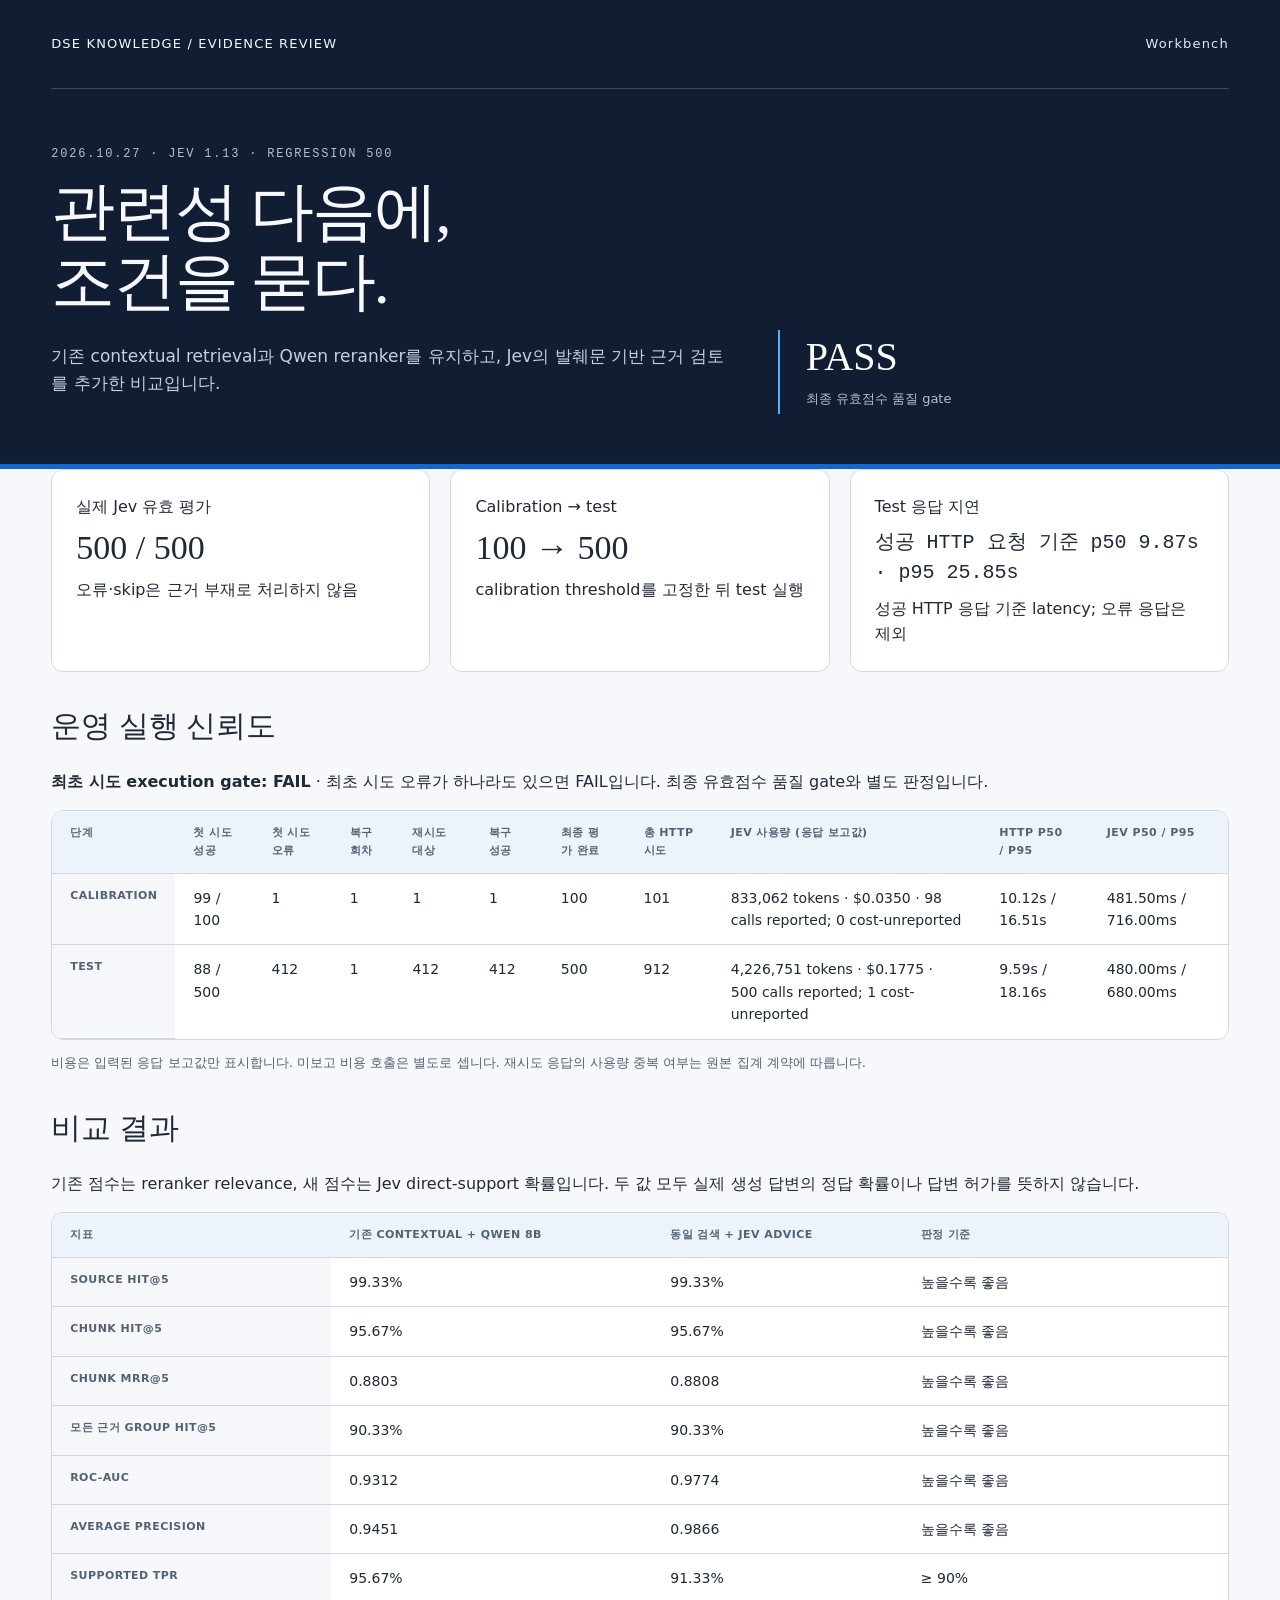
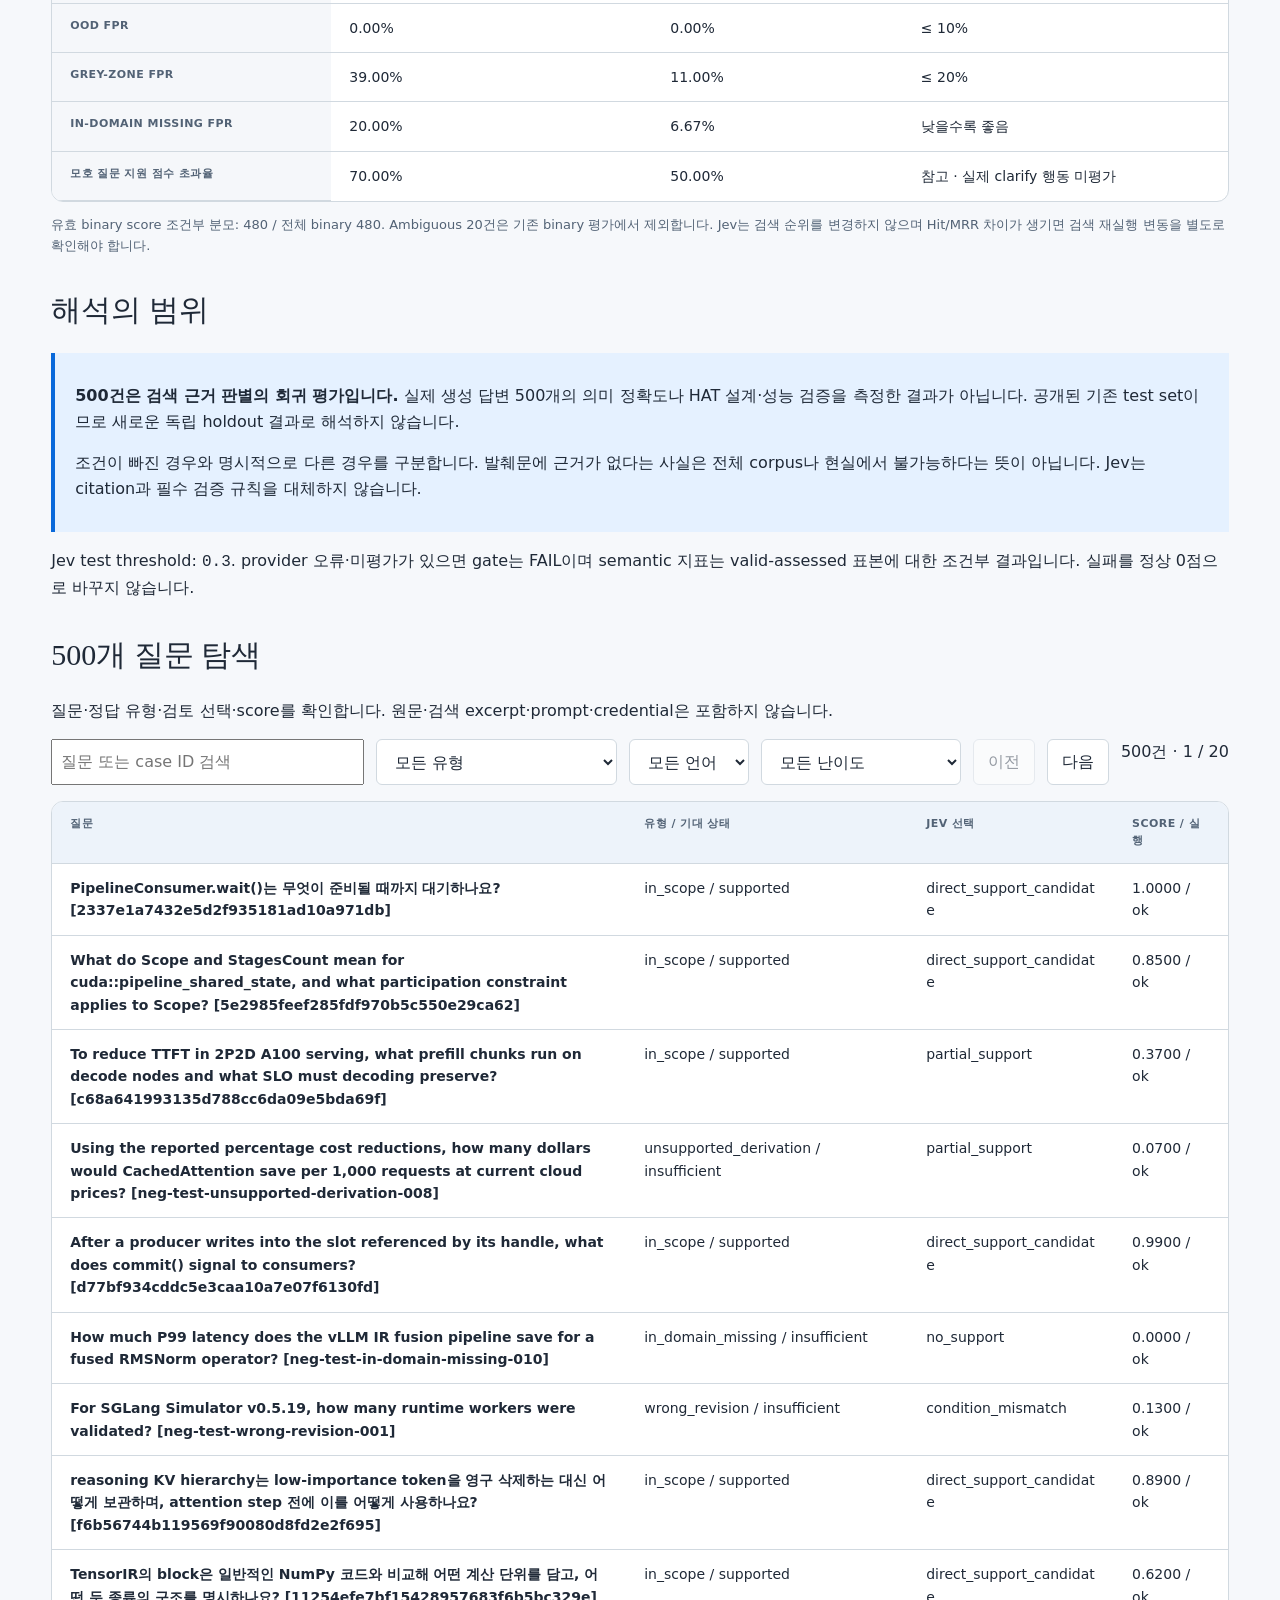
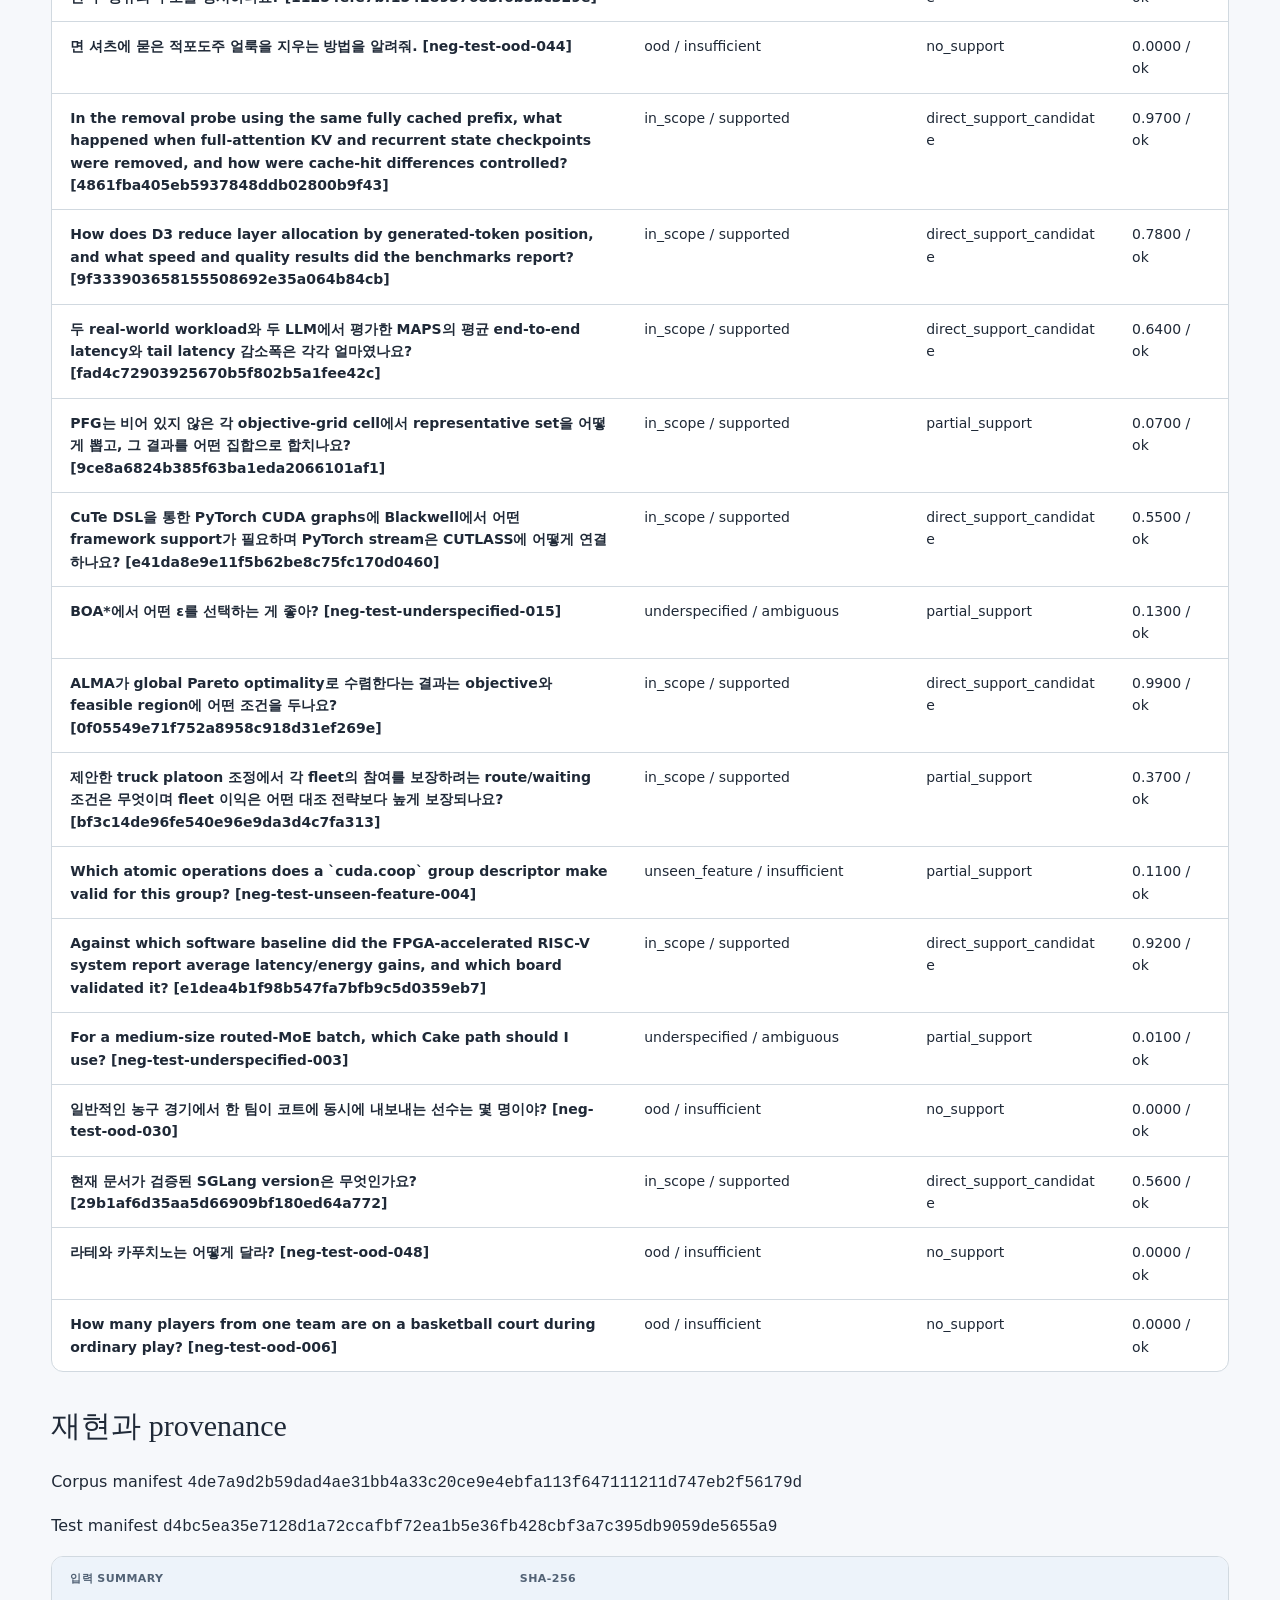
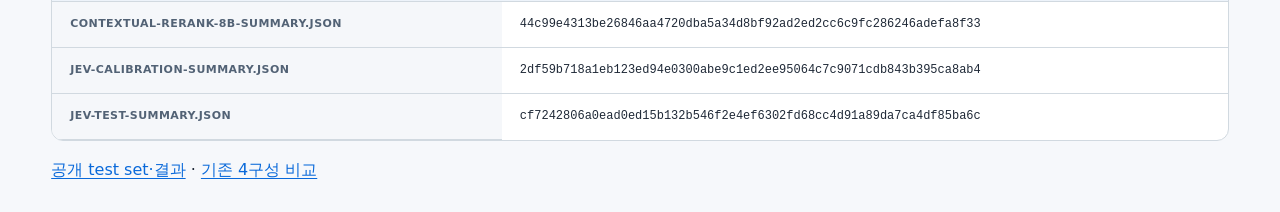
<file: web/reports/jev-evaluation-2026-10-27.html>
<!doctype html><html lang="ko"><head><meta charset="utf-8">
<meta name="viewport" content="width=device-width,initial-scale=1"><meta name="color-scheme" content="light">
<title>Jev, under review · DSE Knowledge</title><style>
    :root{--navy:#111d32;--ink:#1f2937;--muted:#526275;--paper:#f6f8fb;--line:#d1d9e0;--blue:#0969da;--light:#e5f1ff;--good:#166534;--warn:#854d0e;--bad:#a40e26;--serif:Georgia,"Noto Serif KR",serif;--sans:system-ui,-apple-system,"Noto Sans KR","Malgun Gothic",sans-serif;--mono:ui-monospace,SFMono-Regular,Consolas,monospace}
    *{box-sizing:border-box}html{scroll-behavior:smooth;min-width:320px}body{margin:0;background:var(--paper);color:var(--ink);font:16px/1.6 var(--sans)}a{color:var(--blue);text-underline-offset:3px;overflow-wrap:anywhere}button,input,select{font:inherit;color:inherit}button,select{cursor:pointer}button,input,select{min-height:44px}button:disabled{opacity:.45;cursor:not-allowed}:focus-visible{outline:3px solid #54aeff;outline-offset:3px}.skip{position:fixed;top:8px;left:8px;transform:translateY(-180%);z-index:5;background:white;padding:10px}.skip:focus{transform:none}
    .wrap{width:min(1380px,100%);margin:auto;padding:0 clamp(18px,4vw,56px)}header{background:var(--navy);color:#f6f9ff;border-bottom:5px solid var(--blue)}.brand{display:flex;justify-content:space-between;gap:20px;align-items:center;padding:22px 0;border-bottom:1px solid #ffffff30;font-size:13px;letter-spacing:.09em}.brand a{color:#dcecff;text-decoration:none;min-height:44px;display:flex;align-items:center}.eyebrow{font:12px/1.5 var(--mono);letter-spacing:.15em;color:#b2c1d4}.hero{display:grid;grid-template-columns:1.5fr 1fr;gap:50px;padding:56px 0 50px}.hero h1{font:normal clamp(38px,5vw,68px)/1.1 var(--serif);letter-spacing:-.035em;margin:14px 0 25px}.hero p{max-width:680px;color:#c5cfdd;font-size:17px}.hero-note{border-left:2px solid #54aeff;padding:4px 0 4px 26px;align-self:end}.hero-note strong{display:block;font:40px/1.15 var(--serif);color:white}.hero-note span{display:block;font-size:13px;color:#b4c1d1;margin-top:9px}.pill{display:inline-flex;align-items:center;min-height:32px;padding:3px 11px;border-radius:99px;background:#e5f1ff;color:#084f9e;font-size:12px;font-weight:700}.pill.fail{background:#ffebe9;color:var(--bad)}.pill.pass{background:#dcfce7;color:var(--good)}.pill.neutral{background:#edf0f4;color:#4a596b}
    nav{background:white;border-bottom:1px solid var(--line)}nav .wrap{display:flex;gap:28px;flex-wrap:wrap}nav a{display:flex;align-items:center;min-height:52px;text-decoration:none;font-size:14px;font-weight:650}.stats{display:grid;grid-template-columns:repeat(4,1fr);gap:16px;margin:30px 0 52px}.stat{background:white;border:1px solid var(--line);border-radius:12px;padding:22px}.stat strong{display:block;font:36px/1.2 var(--serif);font-variant-numeric:tabular-nums;letter-spacing:-.02em}.stat span{font-size:13px;color:var(--muted)}section{scroll-margin-top:20px;margin:0 0 60px}.section-head{display:flex;justify-content:space-between;align-items:end;gap:30px;margin-bottom:22px}.section-head h2{font:normal clamp(27px,3vw,36px)/1.3 var(--serif);margin:7px 0}.kicker{font:11px/1.5 var(--mono);color:var(--blue);letter-spacing:.15em}.section-head p{font-size:14px;color:var(--muted);max-width:570px;margin:0}.card{background:white;border:1px solid var(--line);border-radius:12px;padding:clamp(18px,2.5vw,30px)}.notice{border-left:3px solid var(--blue);background:var(--light);padding:17px 20px;margin:20px 0;font-size:14px}.notice.warning{border-color:#a16207;background:#fff8e6}.table-scroll{max-width:100%;overflow-x:auto}table{border-collapse:collapse;width:100%;text-align:left;font-size:14px}th{background:#f5f7fa;color:#526275;font-size:11px;text-transform:uppercase;letter-spacing:.04em;font-weight:700}th,td{padding:15px 14px;border-bottom:1px solid #e5eaf0;vertical-align:top}td.num,th.num{text-align:right;white-space:nowrap;font-variant-numeric:tabular-nums}td:first-child{font-weight:650}tbody tr:last-child td{border-bottom:0}.sub{display:block;font-size:12px;font-weight:400;color:var(--muted);margin-top:4px}.selected-row{background:#f1f7ff}.grid2{display:grid;grid-template-columns:1fr 1fr;gap:20px}.bar-group{display:grid;gap:20px}.bar-label{display:flex;justify-content:space-between;gap:10px;font-size:13px;margin-bottom:7px}.bar{height:12px;border-radius:3px;background:#edf1f5;overflow:hidden}.bar i{display:block;height:100%;background:var(--blue)}.bar.secondary i{background:#6488b8}.legend{display:flex;gap:20px;flex-wrap:wrap;font-size:12px;color:var(--muted);margin:14px 0}.legend i{display:inline-block;width:10px;height:10px;background:var(--blue);margin-right:6px}.legend i.secondary{background:#6488b8}.chart-title{font:normal 21px var(--serif);margin:0 0 24px}.flow{display:grid;grid-template-columns:repeat(5,1fr);gap:12px;list-style:none;padding:0;margin:0}.flow li{padding:18px 14px;border:1px solid var(--line);border-radius:8px;position:relative}.flow li:not(:last-child):after{content:'→';position:absolute;right:-13px;top:28px;color:var(--blue);background:white}.flow b{display:block;font-size:13px}.flow small{display:block;color:var(--muted);font-size:12px;margin-top:8px}.flow em{font:11px var(--mono);display:block;color:var(--blue);margin-bottom:10px}.filters{display:grid;grid-template-columns:1.3fr 1fr 1fr 1fr;gap:14px;margin:22px 0}.filters label{font-size:12px;font-weight:650}.filters input,.filters select{display:block;width:100%;margin-top:6px;border:1px solid #bbc7d5;background:white;border-radius:7px;padding:9px 11px;max-width:100%;font-size:14px}.filters .query{grid-column:span 2}.case-list{display:grid;gap:12px}.case{border:1px solid var(--line);border-radius:9px;overflow:hidden;background:white}.case summary{cursor:pointer;padding:17px 19px;list-style:none;display:grid;grid-template-columns:1fr auto;gap:20px;min-height:64px}.case summary::-webkit-details-marker{display:none}.case summary:after{content:'+';font-size:22px;color:var(--blue);grid-column:2;grid-row:1}.case[open] summary:after{content:'−'}.query-title{font-weight:650;overflow-wrap:anywhere}.case-meta{display:flex;gap:8px;align-items:center;flex-wrap:wrap;margin-top:10px;font-size:11px;color:var(--muted)}.case-body{border-top:1px solid #e7ecf2;background:#f9fbfe;padding:20px;font-size:14px}.case-body p{margin:8px 0 15px}.case-body dt{font-size:11px;color:var(--muted);font-weight:700}.case-body dd{margin:4px 0 14px;overflow-wrap:anywhere}.case-body code{font:11px var(--mono);overflow-wrap:anywhere}.case-numbers{display:flex;gap:25px;flex-wrap:wrap;margin:0 0 18px}.case-numbers b{display:block;font:24px var(--serif)}.case-numbers span{font-size:11px;color:var(--muted)}.pager{display:flex;align-items:center;justify-content:space-between;gap:18px;margin-top:20px;font-size:13px}.pager button{border:1px solid #bbc7d5;background:white;border-radius:7px;padding:8px 16px}.pager .buttons{display:flex;gap:10px}.empty{padding:40px;text-align:center;color:var(--muted)}.footnote{font-size:12px;color:var(--muted);margin:14px 0 0}.audit-grid{display:grid;grid-template-columns:1fr 1fr;gap:20px}.audit-grid h3{font:normal 22px var(--serif);margin:0 0 15px}.audit-grid p,.audit-grid li{font-size:14px;color:var(--muted)}.audit-grid ul{padding-left:21px}.audit-grid li{margin:10px 0}.hash{font:11px/1.8 var(--mono);overflow-wrap:anywhere}.download-list{display:grid;gap:8px}.download-list a{padding:8px 0;font-size:14px}footer{background:var(--navy);color:#aebed0;padding:30px 0;font-size:12px}footer a{color:#c1ddff}.noscript{padding:24px;background:#fff1d1}h3 small{font:12px var(--sans);color:var(--muted)}.density{display:grid;grid-template-columns:repeat(3,1fr);gap:15px}.hist-title{font-size:13px;font-weight:700}.hist{height:95px;display:flex;gap:2px;align-items:end;border-bottom:1px solid var(--line);margin:20px 0 10px}.hist i{display:block;background:#6c98c7;flex:1;min-height:0}.hist-label{font:11px var(--mono);color:var(--muted);display:flex;justify-content:space-between}
    .card{min-width:0}
    @media(max-width:950px){.hero{grid-template-columns:1fr;gap:20px;padding-top:38px}.hero-note{padding-left:20px}.hero-note strong{font-size:30px}.flow{grid-template-columns:1fr}.flow li:not(:last-child):after{content:'↓';right:20px;top:auto;bottom:-17px}.filters{grid-template-columns:1fr 1fr}.stats{grid-template-columns:1fr 1fr}.grid2,.audit-grid{grid-template-columns:1fr}.section-head{display:block}.section-head p{margin-top:12px}}
    @media(max-width:520px){.brand{font-size:10px;gap:10px}.brand span:last-child{display:none}.hero h1{font-size:41px}.hero p{font-size:15px}.stats{gap:10px;margin-bottom:38px}.stat{padding:17px}.stat strong{font-size:29px}.filters{grid-template-columns:1fr}.filters .query{grid-column:auto}.card{padding:16px}nav .wrap{gap:18px}nav a{font-size:12px}section{margin-bottom:42px}.density{grid-template-columns:1fr}.case summary{padding:15px}.pager{align-items:start}.pager .buttons{gap:6px}.pager button{padding:7px 10px}.section-head h2{font-size:29px}}
    @media(prefers-reduced-motion:reduce){html{scroll-behavior:auto}}@media print{header{background:white;color:var(--ink)}.hero p,.eyebrow{color:var(--muted)}nav,.filters,.pager{display:none}.wrap{max-width:none;padding:0}.card,.stat{break-inside:avoid}.hero-note strong{color:var(--ink)}}
  
main{padding-top:40px;padding-bottom:64px}.review-grid{display:grid;grid-template-columns:repeat(3,1fr);gap:20px}.review-card{padding:24px;background:white;border:1px solid var(--line);border-radius:12px}.review-card strong{display:block;font:34px/1.2 var(--serif);margin:8px 0}.review-section{margin:36px 0}.review-section h2{font:normal 30px/1.2 var(--serif)}.review-table-wrap{overflow-x:auto;background:white;border:1px solid var(--line);border-radius:12px}table{border-collapse:collapse;width:100%;font-size:14px}th,td{text-align:left;padding:13px 18px;border-bottom:1px solid var(--line);vertical-align:top}thead th{background:#edf3fa}tbody th{font-weight:600}td.mono{font-family:var(--mono);overflow-wrap:anywhere;font-size:12px}.review-note{border-left:4px solid var(--blue);padding:14px 20px;background:var(--light)}.review-controls{display:flex;gap:12px;flex-wrap:wrap;margin-bottom:16px}.review-controls input{flex:1;min-width:200px;padding:8px}.review-controls button,.review-controls select{padding:8px 14px;border:1px solid var(--line);border-radius:6px;background:white}.review-query{max-width:600px;overflow-wrap:anywhere}.review-foot{font-size:13px;color:var(--muted)}@media(max-width:700px){.review-grid{grid-template-columns:1fr}.hero{grid-template-columns:1fr;gap:12px}th,td{padding:10px}}
</style></head><body><a class="skip" href="#main">본문으로</a><header><div class="wrap"><div class="brand"><span>DSE KNOWLEDGE / EVIDENCE REVIEW</span><a href="/">Workbench</a></div><div class="hero"><div><div class="eyebrow">2026.10.27 · JEV 1.13 · REGRESSION 500</div><h1>관련성 다음에,<br>조건을 묻다.</h1><p>기존 contextual retrieval과 Qwen reranker를 유지하고, Jev의 발췌문 기반 근거 검토를 추가한 비교입니다.</p></div><div class="hero-note"><strong>PASS</strong><span>최종 유효점수 품질 gate</span></div></div></div></header>
<main id="main" class="wrap"><div class="review-grid"><article class="review-card"><span>실제 Jev 유효 평가</span><strong>500 / 500</strong><span>오류·skip은 근거 부재로 처리하지 않음</span></article><article class="review-card"><span>Calibration → test</span><strong>100 → 500</strong><span>calibration threshold를 고정한 뒤 test 실행</span></article><article class="review-card"><span>Test 응답 지연</span><strong style="font:20px/1.5 var(--mono)">성공 HTTP 요청 기준 p50 9.87s · p95 25.85s</strong><span>성공 HTTP 응답 기준 latency; 오류 응답은 제외</span></article></div>

<section class="review-section"><h2>운영 실행 신뢰도</h2><p><strong>최초 시도 execution gate: FAIL</strong> · 최초 시도 오류가 하나라도 있으면 FAIL입니다. 최종 유효점수 품질 gate와 별도 판정입니다.</p><div class="review-table-wrap"><table><thead><tr><th scope="col">단계</th><th scope="col">첫 시도 성공</th><th scope="col">첫 시도 오류</th><th scope="col">복구 회차</th><th scope="col">재시도 대상</th><th scope="col">복구 성공</th><th scope="col">최종 평가 완료</th><th scope="col">총 HTTP 시도</th><th scope="col">Jev 사용량 (응답 보고값)</th><th scope="col">HTTP p50 / p95</th><th scope="col">Jev p50 / p95</th></tr></thead><tbody><tr><th scope="row">Calibration</th><td>99 / 100</td><td>1</td><td>1</td><td>1</td><td>1</td><td>100</td><td>101</td><td>833,062 tokens · $0.0350 · 98 calls reported; 0 cost-unreported</td><td>10.12s / 16.51s</td><td>481.50ms / 716.00ms</td></tr><tr><th scope="row">Test</th><td>88 / 500</td><td>412</td><td>1</td><td>412</td><td>412</td><td>500</td><td>912</td><td>4,226,751 tokens · $0.1775 · 500 calls reported; 1 cost-unreported</td><td>9.59s / 18.16s</td><td>480.00ms / 680.00ms</td></tr></tbody></table></div><p class="review-foot">비용은 입력된 응답 보고값만 표시합니다. 미보고 비용 호출은 별도로 셉니다. 재시도 응답의 사용량 중복 여부는 원본 집계 계약에 따릅니다.</p></section>
<section class="review-section"><h2>비교 결과</h2><p>기존 점수는 reranker relevance, 새 점수는 Jev direct-support 확률입니다. 두 값 모두 실제 생성 답변의 정답 확률이나 답변 허가를 뜻하지 않습니다.</p><div class="review-table-wrap"><table><thead><tr><th scope="col">지표</th><th scope="col">기존 contextual + Qwen 8B</th><th scope="col">동일 검색 + Jev advice</th><th scope="col">판정 기준</th></tr></thead><tbody><tr><th scope="row">Source Hit@5</th><td>99.33%</td><td>99.33%</td><td>높을수록 좋음</td></tr><tr><th scope="row">Chunk Hit@5</th><td>95.67%</td><td>95.67%</td><td>높을수록 좋음</td></tr><tr><th scope="row">Chunk MRR@5</th><td>0.8803</td><td>0.8808</td><td>높을수록 좋음</td></tr><tr><th scope="row">모든 근거 group Hit@5</th><td>90.33%</td><td>90.33%</td><td>높을수록 좋음</td></tr><tr><th scope="row">ROC-AUC</th><td>0.9312</td><td>0.9774</td><td>높을수록 좋음</td></tr><tr><th scope="row">Average precision</th><td>0.9451</td><td>0.9866</td><td>높을수록 좋음</td></tr><tr><th scope="row">Supported TPR</th><td>95.67%</td><td>91.33%</td><td>≥ 90%</td></tr><tr><th scope="row">OOD FPR</th><td>0.00%</td><td>0.00%</td><td>≤ 10%</td></tr><tr><th scope="row">Grey-zone FPR</th><td>39.00%</td><td>11.00%</td><td>≤ 20%</td></tr><tr><th scope="row">In-domain missing FPR</th><td>20.00%</td><td>6.67%</td><td>낮을수록 좋음</td></tr><tr><th scope="row">모호 질문 지원 점수 초과율</th><td>70.00%</td><td>50.00%</td><td>참고 · 실제 clarify 행동 미평가</td></tr></tbody></table></div><p class="review-foot">유효 binary score 조건부 분모: 480 / 전체 binary 480. Ambiguous 20건은 기존 binary 평가에서 제외합니다. Jev는 검색 순위를 변경하지 않으며 Hit/MRR 차이가 생기면 검색 재실행 변동을 별도로 확인해야 합니다.</p></section>
<section class="review-section"><h2>해석의 범위</h2><div class="review-note"><p><strong>500건은 검색 근거 판별의 회귀 평가입니다.</strong> 실제 생성 답변 500개의 의미 정확도나 HAT 설계·성능 검증을 측정한 결과가 아닙니다. 공개된 기존 test set이므로 새로운 독립 holdout 결과로 해석하지 않습니다.</p><p>조건이 빠진 경우와 명시적으로 다른 경우를 구분합니다. 발췌문에 근거가 없다는 사실은 전체 corpus나 현실에서 불가능하다는 뜻이 아닙니다. Jev는 citation과 필수 검증 규칙을 대체하지 않습니다.</p></div><p>Jev test threshold: <code>0.3</code>. provider 오류·미평가가 있으면 gate는 FAIL이며 semantic 지표는 valid-assessed 표본에 대한 조건부 결과입니다. 실패를 정상 0점으로 바꾸지 않습니다.</p></section>
<section class="review-section"><h2>500개 질문 탐색</h2><p>질문·정답 유형·검토 선택·score를 확인합니다. 원문·검색 excerpt·prompt·credential은 포함하지 않습니다.</p><div class="review-controls"><input id="query-filter" type="search" aria-label="질문 검색" placeholder="질문 또는 case ID 검색"><select id="boundary-filter" aria-label="질문 유형"><option value="">모든 유형</option></select><select id="language-filter" aria-label="언어"><option value="">모든 언어</option></select><select id="difficulty-filter" aria-label="난이도"><option value="">모든 난이도</option></select><button id="previous">이전</button><button id="next">다음</button><span id="case-count" aria-live="polite"></span></div><div class="review-table-wrap"><table><thead><tr><th scope="col">질문</th><th scope="col">유형 / 기대 상태</th><th scope="col">Jev 선택</th><th scope="col">Score / 실행</th></tr></thead><tbody id="case-rows"></tbody></table></div></section>
<section class="review-section"><h2>재현과 provenance</h2><p>Corpus manifest <code>4de7a9d2b59dad4ae31bb4a33c20ce9e4ebfa113f647111211d747eb2f56179d</code></p><p>Test manifest <code>d4bc5ea35e7128d1a72ccafbf72ea1b5e36fb428cbf3a7c395db9059de5655a9</code></p><div class="review-table-wrap"><table><thead><tr><th scope="col">입력 summary</th><th scope="col">SHA-256</th></tr></thead><tbody><tr><th scope="row">contextual-rerank-8b-summary.json</th><td class="mono">44c99e4313be26846aa4720dba5a34d8bf92ad2ed2cc6c9fc286246adefa8f33</td></tr><tr><th scope="row">jev-calibration-summary.json</th><td class="mono">2df59b718a1eb123ed94e0300abe9c1ed2ee95064c7c9071cdb843b395ca8ab4</td></tr><tr><th scope="row">jev-test-summary.json</th><td class="mono">cf7242806a0ead0ed15b132b546f2e4ef6302fd68cc4d91a89da7ca4df85ba6c</td></tr></tbody></table></div><p><a href="https://github.com/jimmylegendary/dse-knowledge/tree/main/research/eval500">공개 test set·결과</a> · <a href="/static/reports/retrieval-evaluation-2026-10-26.html">기존 4구성 비교</a></p></section></main>
<script id="review-data" type="application/json">{"cases": [{"id": "2337e1a7432e5d2f935181ad10a971db", "query": "PipelineConsumer.wait()는 무엇이 준비될 때까지 대기하나요?", "language": "ko", "difficulty": "d1_clear", "boundary": "in_scope", "expected": "supported", "status": "ok", "score": 1.0, "choice": "direct_support_candidate", "latency": 8.258933660574257}, {"id": "5e2985feef285fdf970b5c550e29ca62", "query": "What do Scope and StagesCount mean for cuda::pipeline_shared_state, and what participation constraint applies to Scope?", "language": "en", "difficulty": "d4_multiconstraint", "boundary": "in_scope", "expected": "supported", "status": "ok", "score": 0.85, "choice": "direct_support_candidate", "latency": 9.339844991452992}, {"id": "c68a641993135d788cc6da09e5bda69f", "query": "To reduce TTFT in 2P2D A100 serving, what prefill chunks run on decode nodes and what SLO must decoding preserve?", "language": "en", "difficulty": "d3_implicit", "boundary": "in_scope", "expected": "supported", "status": "ok", "score": 0.37, "choice": "partial_support", "latency": 9.478077987208962}, {"id": "neg-test-unsupported-derivation-008", "query": "Using the reported percentage cost reductions, how many dollars would CachedAttention save per 1,000 requests at current cloud prices?", "language": "en", "difficulty": "expected_hard", "boundary": "unsupported_derivation", "expected": "insufficient", "status": "ok", "score": 0.07, "choice": "partial_support", "latency": 11.70672757551074}, {"id": "d77bf934cddc5e3caa10a7e07f6130fd", "query": "After a producer writes into the slot referenced by its handle, what does commit() signal to consumers?", "language": "en", "difficulty": "d1_clear", "boundary": "in_scope", "expected": "supported", "status": "ok", "score": 0.99, "choice": "direct_support_candidate", "latency": 8.145287573337555}, {"id": "neg-test-in-domain-missing-010", "query": "How much P99 latency does the vLLM IR fusion pipeline save for a fused RMSNorm operator?", "language": "en", "difficulty": "expected_medium", "boundary": "in_domain_missing", "expected": "insufficient", "status": "ok", "score": 0.0, "choice": "no_support", "latency": 13.00571103952825}, {"id": "neg-test-wrong-revision-001", "query": "For SGLang Simulator v0.5.19, how many runtime workers were validated?", "language": "en", "difficulty": "expected_medium", "boundary": "wrong_revision", "expected": "insufficient", "status": "ok", "score": 0.13, "choice": "condition_mismatch", "latency": 8.955362075939775}, {"id": "f6b56744b119569f90080d8fd2e2f695", "query": "reasoning KV hierarchy는 low-importance token을 영구 삭제하는 대신 어떻게 보관하며, attention step 전에 이를 어떻게 사용하나요?", "language": "ko", "difficulty": "d2_semantic", "boundary": "in_scope", "expected": "supported", "status": "ok", "score": 0.89, "choice": "direct_support_candidate", "latency": 11.273365383967757}, {"id": "11254efe7bf15428957683f6b5bc329e", "query": "TensorIR의 block은 일반적인 NumPy 코드와 비교해 어떤 계산 단위를 담고, 어떤 두 종류의 구조를 명시하나요?", "language": "ko", "difficulty": "d2_semantic", "boundary": "in_scope", "expected": "supported", "status": "ok", "score": 0.62, "choice": "direct_support_candidate", "latency": 9.722030707634985}, {"id": "neg-test-ood-044", "query": "면 셔츠에 묻은 적포도주 얼룩을 지우는 방법을 알려줘.", "language": "ko", "difficulty": "expected_easy", "boundary": "ood", "expected": "insufficient", "status": "ok", "score": 0.0, "choice": "no_support", "latency": 10.57573170773685}, {"id": "4861fba405eb5937848ddb02800b9f43", "query": "In the removal probe using the same fully cached prefix, what happened when full-attention KV and recurrent state checkpoints were removed, and how were cache-hit differences controlled?", "language": "en", "difficulty": "d4_multiconstraint", "boundary": "in_scope", "expected": "supported", "status": "ok", "score": 0.97, "choice": "direct_support_candidate", "latency": 9.05156438332051}, {"id": "9f333903658155508692e35a064b84cb", "query": "How does D3 reduce layer allocation by generated-token position, and what speed and quality results did the benchmarks report?", "language": "en", "difficulty": "d3_implicit", "boundary": "in_scope", "expected": "supported", "status": "ok", "score": 0.78, "choice": "direct_support_candidate", "latency": 9.870355016551912}, {"id": "fad4c72903925670b5f802b5a1fee42c", "query": "두 real-world workload와 두 LLM에서 평가한 MAPS의 평균 end-to-end latency와 tail latency 감소폭은 각각 얼마였나요?", "language": "ko", "difficulty": "d1_clear", "boundary": "in_scope", "expected": "supported", "status": "ok", "score": 0.64, "choice": "direct_support_candidate", "latency": 9.175053368322551}, {"id": "9ce8a6824b385f63ba1eda2066101af1", "query": "PFG는 비어 있지 않은 각 objective-grid cell에서 representative set을 어떻게 뽑고, 그 결과를 어떤 집합으로 합치나요?", "language": "ko", "difficulty": "d2_semantic", "boundary": "in_scope", "expected": "supported", "status": "ok", "score": 0.07, "choice": "partial_support", "latency": 10.104061574675143}, {"id": "e41da8e9e11f5b62be8c75fc170d0460", "query": "CuTe DSL을 통한 PyTorch CUDA graphs에 Blackwell에서 어떤 framework support가 필요하며 PyTorch stream은 CUTLASS에 어떻게 연결하나요?", "language": "ko", "difficulty": "d1_clear", "boundary": "in_scope", "expected": "supported", "status": "ok", "score": 0.55, "choice": "direct_support_candidate", "latency": 8.826906763017178}, {"id": "neg-test-underspecified-015", "query": "BOA*에서 어떤 ε를 선택하는 게 좋아?", "language": "ko", "difficulty": "expected_medium", "boundary": "underspecified", "expected": "ambiguous", "status": "ok", "score": 0.13, "choice": "partial_support", "latency": 14.255026131868362}, {"id": "0f05549e71f752a8958c918d31ef269e", "query": "ALMA가 global Pareto optimality로 수렴한다는 결과는 objective와 feasible region에 어떤 조건을 두나요?", "language": "ko", "difficulty": "d3_implicit", "boundary": "in_scope", "expected": "supported", "status": "ok", "score": 0.99, "choice": "direct_support_candidate", "latency": 9.640722323209047}, {"id": "bf3c14de96fe540e96e9da3d4c7fa313", "query": "제안한 truck platoon 조정에서 각 fleet의 참여를 보장하려는 route/waiting 조건은 무엇이며 fleet 이익은 어떤 대조 전략보다 높게 보장되나요?", "language": "ko", "difficulty": "d4_multiconstraint", "boundary": "in_scope", "expected": "supported", "status": "ok", "score": 0.37, "choice": "partial_support", "latency": 8.465589370578527}, {"id": "neg-test-unseen-feature-004", "query": "Which atomic operations does a `cuda.coop` group descriptor make valid for this group?", "language": "en", "difficulty": "expected_medium", "boundary": "unseen_feature", "expected": "insufficient", "status": "ok", "score": 0.11, "choice": "partial_support", "latency": 8.978423752821982}, {"id": "e1dea4b1f98b547fa7bfb9c5d0359eb7", "query": "Against which software baseline did the FPGA-accelerated RISC-V system report average latency/energy gains, and which board validated it?", "language": "en", "difficulty": "d1_clear", "boundary": "in_scope", "expected": "supported", "status": "ok", "score": 0.92, "choice": "direct_support_candidate", "latency": 11.449648797512054}, {"id": "neg-test-underspecified-003", "query": "For a medium-size routed-MoE batch, which Cake path should I use?", "language": "en", "difficulty": "expected_medium", "boundary": "underspecified", "expected": "ambiguous", "status": "ok", "score": 0.01, "choice": "partial_support", "latency": 9.348507163114846}, {"id": "neg-test-ood-030", "query": "일반적인 농구 경기에서 한 팀이 코트에 동시에 내보내는 선수는 몇 명이야?", "language": "ko", "difficulty": "expected_easy", "boundary": "ood", "expected": "insufficient", "status": "ok", "score": 0.0, "choice": "no_support", "latency": 9.609851631335914}, {"id": "29b1af6d35aa5d66909bf180ed64a772", "query": "현재 문서가 검증된 SGLang version은 무엇인가요?", "language": "ko", "difficulty": "d2_semantic", "boundary": "in_scope", "expected": "supported", "status": "ok", "score": 0.56, "choice": "direct_support_candidate", "latency": 8.579979434609413}, {"id": "neg-test-ood-048", "query": "라테와 카푸치노는 어떻게 달라?", "language": "ko", "difficulty": "expected_easy", "boundary": "ood", "expected": "insufficient", "status": "ok", "score": 0.0, "choice": "no_support", "latency": 9.247699699364603}, {"id": "neg-test-ood-006", "query": "How many players from one team are on a basketball court during ordinary play?", "language": "en", "difficulty": "expected_easy", "boundary": "ood", "expected": "insufficient", "status": "ok", "score": 0.0, "choice": "no_support", "latency": 10.41775895934552}, {"id": "47c66ac8ae925276a14fdf0387425cf3", "query": "FlashInfer가 하나의 API로 제공하는 inference operator와 해당 API 뒤에서 사용할 수 있는 backend 구현은 무엇인가요?", "language": "ko", "difficulty": "d1_clear", "boundary": "in_scope", "expected": "supported", "status": "ok", "score": 0.6, "choice": "direct_support_candidate", "latency": 8.695752053521574}, {"id": "neg-test-unsupported-derivation-005", "query": "Given only that Accel-Sim replays SASS traces with a performance model and an AccelWattch power model, what is the energy-prediction error for a Hopper kernel?", "language": "en", "difficulty": "expected_hard", "boundary": "unsupported_derivation", "expected": "insufficient", "status": "ok", "score": 0.01, "choice": "no_support", "latency": 9.5730872284621}, {"id": "6f2ecce92ba651218aba4d26876e8248", "query": "interactive Pareto ILS에서 decision maker가 reference point를 바꾸면 탐색이 어떻게 이동하며, local optimum을 넘기 위해 어떤 metaheuristic을 사용하나요?", "language": "ko", "difficulty": "d3_implicit", "boundary": "in_scope", "expected": "supported", "status": "ok", "score": 0.77, "choice": "direct_support_candidate", "latency": 9.276424669660628}, {"id": "a71b33ec9b05544fa4e1fcaa79ad36e6", "query": "VGG-16과 AlexNet의 convolution workload를 더 많은 core로 확장해도 optimal mapping만으로 제거되지 않는 병목은 무엇인가요?", "language": "ko", "difficulty": "d1_clear", "boundary": "in_scope", "expected": "supported", "status": "ok", "score": 0.89, "choice": "direct_support_candidate", "latency": 8.551692875102162}, {"id": "14cf86247a185eeb9567ebf813bf6528", "query": "Which major asynchronous matrix and synchronization features are included in the Hopper support list for Accel-Sim 2.0?", "language": "en", "difficulty": "d1_clear", "boundary": "in_scope", "expected": "supported", "status": "ok", "score": 0.85, "choice": "direct_support_candidate", "latency": 8.833307306282222}, {"id": "42886e852d3b593ab102a6e89c383557", "query": "SST_ELI_DOCUMENT_STATISTICS macro를 사용할 수 있는 object types는 무엇인가요?", "language": "ko", "difficulty": "d1_clear", "boundary": "in_scope", "expected": "supported", "status": "ok", "score": 0.96, "choice": "direct_support_candidate", "latency": 7.89739540591836}, {"id": "ea5b45d2b2bf5e61b01138dfc7c5226a", "query": "During inference, where and at what precision are Q, K, and V stored, and what input and output precisions does the integer GEMM use?", "language": "en", "difficulty": "d2_semantic", "boundary": "in_scope", "expected": "supported", "status": "ok", "score": 0.13, "choice": "partial_support", "latency": 9.223340468481183}, {"id": "neg-test-ood-015", "query": "Recommend a beginner-level jazz album and explain what to listen for.", "language": "en", "difficulty": "expected_easy", "boundary": "ood", "expected": "insufficient", "status": "ok", "score": 0.0, "choice": "no_support", "latency": 10.664217604324222}, {"id": "neg-test-in-domain-missing-001", "query": "For a 1,000-component SST model, how many microseconds of wall-clock startup overhead does the `init()` lifecycle callback add?", "language": "en", "difficulty": "expected_medium", "boundary": "in_domain_missing", "expected": "insufficient", "status": "ok", "score": 0.01, "choice": "no_support", "latency": 7.5608993312343955}, {"id": "07687e815f1555639105cd6108b442d1", "query": "Frontier power-management projection의 telemetry 기간과 대상 job 범위는 무엇이며, 성능 저하 없이 가능한 최대 energy 절감은 얼마로 보고됐나요?", "language": "ko", "difficulty": "d3_implicit", "boundary": "in_scope", "expected": "supported", "status": "ok", "score": 0.26, "choice": "partial_support", "latency": 8.834768831729889}, {"id": "neg-test-wrong-revision-030", "query": "AI-driven scientific workflow review의 v2에서 multi-facility 실행의 재현성 요구사항을 무엇으로 추가했어?", "language": "ko", "difficulty": "expected_medium", "boundary": "wrong_revision", "expected": "insufficient", "status": "ok", "score": 0.01, "choice": "no_support", "latency": 8.153711558319628}, {"id": "neg-test-wrong-revision-027", "query": "What average latency speedup and energy reduction did the v2 FPGA-accelerated RISC-V paper report against Cortex-A9?", "language": "en", "difficulty": "expected_medium", "boundary": "wrong_revision", "expected": "insufficient", "status": "ok", "score": 0.78, "choice": "direct_support_candidate", "latency": 9.313610778190196}, {"id": "e1c508368cd75a398ae0e540ecea3b0b", "query": "In the long-prompt/live-decode experiment, what was the median TTFT difference between chunk sizes 8192 and 32768, and how did lowering max_num_batched_tokens compare with the elastic controller?", "language": "en", "difficulty": "d2_semantic", "boundary": "in_scope", "expected": "supported", "status": "ok", "score": 0.53, "choice": "direct_support_candidate", "latency": 11.391750410199165}, {"id": "5658823a22e05f6ebe442d531ebf9408", "query": "What kind of compiler abstraction is CuTe IR, and which C++ CuTe concepts does it expose as first-class MLIR entities?", "language": "en", "difficulty": "d2_semantic", "boundary": "in_scope", "expected": "supported", "status": "ok", "score": 0.86, "choice": "direct_support_candidate", "latency": 8.432901985011995}, {"id": "neg-test-unsupported-derivation-015", "query": "If cross-fleet coordination increases the simulated fleet profit, how many liters of fuel does it save per delivery route?", "language": "en", "difficulty": "expected_hard", "boundary": "unsupported_derivation", "expected": "insufficient", "status": "ok", "score": 0.03, "choice": "partial_support", "latency": 9.967350844293833}, {"id": "neg-test-underspecified-005", "query": "How many pipeline stages should I allocate for my kernel?", "language": "en", "difficulty": "expected_medium", "boundary": "underspecified", "expected": "ambiguous", "status": "ok", "score": 0.42, "choice": "direct_support_candidate", "latency": 8.203914688900113}, {"id": "3b58ea20c1795f8488a8122558e00a02", "query": "H2M2의 asymmetric memory system은 어떤 대역폭/용량 성향의 memory module을 묶고, accelerator chip은 그 두 module과 어떻게 배치되나요?", "language": "ko", "difficulty": "d4_multiconstraint", "boundary": "in_scope", "expected": "supported", "status": "ok", "score": 0.91, "choice": "direct_support_candidate", "latency": 8.831361137330532}, {"id": "neg-test-wrong-revision-016", "query": "트럭 platooning 논문의 arXiv v2에서 cross-fleet coordination이 보고한 fleet 수익 개선은 얼마야?", "language": "ko", "difficulty": "expected_medium", "boundary": "wrong_revision", "expected": "insufficient", "status": "ok", "score": 0.11, "choice": "condition_mismatch", "latency": 9.1364984260872}, {"id": "neg-test-wrong-revision-006", "query": "What minimum CUDA Toolkit version did the CUTLASS v3.5.0 `111_hopper_ssd` README require?", "language": "en", "difficulty": "expected_medium", "boundary": "wrong_revision", "expected": "insufficient", "status": "ok", "score": 0.5, "choice": "direct_support_candidate", "latency": 10.964620367623866}, {"id": "08bba45cbac254288b75821dd0566d11", "query": "What limitation do the authors identify when extrapolating from sequential benchmark evaluations to real deployed services?", "language": "en", "difficulty": "d3_implicit", "boundary": "in_scope", "expected": "supported", "status": "ok", "score": 0.96, "choice": "direct_support_candidate", "latency": 8.865651985630393}, {"id": "4fb06ec170275d509ff798beeb0e29d8", "query": "NVCC에서 __shared__ cuda::barrier를 선언했을 때 constructor가 실행되지 않는 이유는 무엇이고, barrier를 어떻게 초기화해야 하나요?", "language": "ko", "difficulty": "d3_implicit", "boundary": "in_scope", "expected": "supported", "status": "ok", "score": 0.98, "choice": "direct_support_candidate", "latency": 9.063260215334594}, {"id": "neg-test-underspecified-019", "query": "Would liquid cooling solve the temperature problem in my 3D-NoC design?", "language": "en", "difficulty": "expected_medium", "boundary": "underspecified", "expected": "ambiguous", "status": "ok", "score": 0.09, "choice": "partial_support", "latency": 9.700564061291516}, {"id": "06a086e5d794560c875b227ae3a13cfb", "query": "Across the L40S models, what throughput-gain range did the non-FIFO schedulers report?", "language": "en", "difficulty": "d1_clear", "boundary": "in_scope", "expected": "supported", "status": "ok", "score": 0.93, "choice": "direct_support_candidate", "latency": 9.064522312954068}, {"id": "neg-test-in-domain-missing-004", "query": "On Hopper, what is the maximum `StagesCount` accepted by `pipeline_shared_state`?", "language": "en", "difficulty": "expected_medium", "boundary": "in_domain_missing", "expected": "insufficient", "status": "ok", "score": 0.06, "choice": "partial_support", "latency": 10.201894081197679}, {"id": "neg-test-in-domain-missing-007", "query": "Which exact PyTorch release first provides the Blackwell support required by this CuTe DSL CUDA Graph example?", "language": "en", "difficulty": "expected_medium", "boundary": "in_domain_missing", "expected": "insufficient", "status": "ok", "score": 0.54, "choice": "direct_support_candidate", "latency": 13.572389701381326}, {"id": "neg-test-ood-024", "query": "What is the difference between a latte and a cappuccino?", "language": "en", "difficulty": "expected_easy", "boundary": "ood", "expected": "insufficient", "status": "ok", "score": 0.0, "choice": "no_support", "latency": 31.36048530228436}, {"id": "2978ce33697352aa93820b1ecd6331c8", "query": "Why can remote inference be a poor placement for a workflow that repeatedly handles large simulation outputs, and what does the review suggest about same-filesystem placement?", "language": "en", "difficulty": "d3_implicit", "boundary": "in_scope", "expected": "supported", "status": "ok", "score": 0.62, "choice": "direct_support_candidate", "latency": 8.390365766361356}, {"id": "neg-test-ood-025", "query": "Name the five Great Lakes and identify the countries or states that border them.", "language": "en", "difficulty": "expected_easy", "boundary": "ood", "expected": "insufficient", "status": "ok", "score": 0.0, "choice": "no_support", "latency": 55.21937675308436}, {"id": "neg-test-missing-quantity-002", "query": "METASAT의 SPARROW와 Vortex 동시 실행에서 단독 실행 대비 추가로 소비한 에너지는 몇 J야?", "language": "ko", "difficulty": "expected_medium", "boundary": "missing_quantity", "expected": "insufficient", "status": "ok", "score": 0.0, "choice": "no_support", "latency": 13.424183884635568}, {"id": "neg-test-ood-009", "query": "How do I brew a cup of pour-over coffee with a medium roast?", "language": "en", "difficulty": "expected_easy", "boundary": "ood", "expected": "insufficient", "status": "ok", "score": 0.0, "choice": "no_support", "latency": 14.39832205325365}, {"id": "6e39ed03d33257118a4bd8e501332ec8", "query": "Which layout algebra does CuTe IR provide a dialect stack for, and on what accelerator platform?", "language": "en", "difficulty": "d1_clear", "boundary": "in_scope", "expected": "supported", "status": "ok", "score": 1.0, "choice": "direct_support_candidate", "latency": 8.579036683775485}, {"id": "03589b4a6a6357b8814df0c0bf2ecc33", "query": "Ariel CPU 모델은 memory와 non-memory access를 어느 수준으로 다루며, 명령어 의존성은 추적하나요?", "language": "ko", "difficulty": "d2_semantic", "boundary": "in_scope", "expected": "supported", "status": "ok", "score": 0.99, "choice": "direct_support_candidate", "latency": 8.70785362366587}, {"id": "e4d4921d66355633be3744afa0a9075d", "query": "What learning formulation lets MOSEL recover a Pareto-stationary solution front while retaining standard single-objective training cost?", "language": "en", "difficulty": "d3_implicit", "boundary": "in_scope", "expected": "supported", "status": "ok", "score": 0.99, "choice": "direct_support_candidate", "latency": 14.587295098230243}, {"id": "26768eaebba45138a383fe1c16a754af", "query": "5 MP RAW8 이미지 한 장의 LoRa airtime과 처리 뒤 작은 결과만 보낼 때의 전송시간 변화는 어떻게 대비되나요?", "language": "ko", "difficulty": "d3_implicit", "boundary": "in_scope", "expected": "supported", "status": "ok", "score": 0.15, "choice": "partial_support", "latency": 11.453997567296028}, {"id": "310d25194846536a8dce44dc0eb9151f", "query": "task 종류별 FLOPs reduction은 어느 범위였으며, 논문은 task마다 절감량이 달라지는 이유를 무엇으로 설명하나요?", "language": "ko", "difficulty": "d4_multiconstraint", "boundary": "in_scope", "expected": "supported", "status": "ok", "score": 0.73, "choice": "direct_support_candidate", "latency": 8.420945322141051}, {"id": "neg-test-underspecified-011", "query": "Vortex가 모델을 미리 preload해야 해?", "language": "ko", "difficulty": "expected_medium", "boundary": "underspecified", "expected": "ambiguous", "status": "ok", "score": 0.44, "choice": "direct_support_candidate", "latency": 15.271395336836576}, {"id": "8b69485ffa295a4da91c477cb58ef857", "query": "flexible_shk에 대해 보고한 비용 개선은 어떤 lead-time 비교 조건에서 얼마였나요?", "language": "ko", "difficulty": "d1_clear", "boundary": "in_scope", "expected": "supported", "status": "ok", "score": 0.96, "choice": "direct_support_candidate", "latency": 10.163493590429425}, {"id": "neg-test-unsupported-derivation-021", "query": "If the Grayskull Jacobi run uses about five times less energy than the CPU, how many kWh will a 100-node cluster save each year?", "language": "en", "difficulty": "expected_hard", "boundary": "unsupported_derivation", "expected": "insufficient", "status": "ok", "score": 0.03, "choice": "partial_support", "latency": 25.849687036126852}, {"id": "3c4ca1afc5955e2c801773aa97c721b6", "query": "HiFA4는 FlashAttention의 두 matrix multiplication과 online softmax state를 각각 어떤 precision으로 실행하나요?", "language": "ko", "difficulty": "d4_multiconstraint", "boundary": "in_scope", "expected": "supported", "status": "ok", "score": 0.98, "choice": "direct_support_candidate", "latency": 11.27755134832114}, {"id": "a564359ec4ab544ab0e6289da02d2b52", "query": "How does the IREE MLIR-dialect documentation characterize internal dialects and their use by advanced integrations or plugins?", "language": "en", "difficulty": "d1_clear", "boundary": "in_scope", "expected": "supported", "status": "ok", "score": 0.87, "choice": "direct_support_candidate", "latency": 40.478507393971086}, {"id": "7dc7995512b85551bd1f9de4a6b1a1e1", "query": "What two-phase hash process does CachePrune use for dynamic-length segment matching, and what is the candidate-scan complexity?", "language": "en", "difficulty": "d4_multiconstraint", "boundary": "in_scope", "expected": "supported", "status": "ok", "score": 0.76, "choice": "direct_support_candidate", "latency": 9.047099409624934}, {"id": "f1224321a5335171aea6566174c90598", "query": "square IC thermal model에서 heat sink 위치와 sides/top/bottom boundary conditions는 어떻게 설정되나요?", "language": "ko", "difficulty": "d2_semantic", "boundary": "in_scope", "expected": "supported", "status": "ok", "score": 0.65, "choice": "direct_support_candidate", "latency": 10.08311238605529}, {"id": "eb6de2c8774d5add90cdd91420a4c147", "query": "CuTe DSL benchmark utility에서 기본 warmup/measurement 횟수는 각각 몇 회이고 CUDA graphs는 기본으로 켜져 있나요?", "language": "ko", "difficulty": "d1_clear", "boundary": "in_scope", "expected": "supported", "status": "ok", "score": 0.96, "choice": "direct_support_candidate", "latency": 10.365801794454455}, {"id": "neg-test-wrong-revision-032", "query": "Lithography hotspot 논문 v2에서 관측되지 않은 패턴에 대한 recall을 얼마로 보고했어?", "language": "ko", "difficulty": "expected_medium", "boundary": "wrong_revision", "expected": "insufficient", "status": "ok", "score": 0.0, "choice": "no_support", "latency": 8.754723940975964}, {"id": "neg-test-in-domain-missing-014", "query": "이 Pareto 집합 정리의 2-objective toy problem을 GPU에서 실행하면 수렴에 몇 ms 걸려?", "language": "ko", "difficulty": "expected_medium", "boundary": "in_domain_missing", "expected": "insufficient", "status": "ok", "score": 0.0, "choice": "no_support", "latency": 10.117090812884271}, {"id": "76a5baa5edc5512394674882b1a494f9", "query": "When does the SST Component init lifecycle run relative to construction and simulation, and what phase/transport rules govern event exchange?", "language": "en", "difficulty": "d2_semantic", "boundary": "in_scope", "expected": "supported", "status": "ok", "score": 0.91, "choice": "direct_support_candidate", "latency": 8.591237328015268}, {"id": "a69e7cb774c851439c6df9fd799f069d", "query": "What telemetry window and job scope underlie the Frontier power-management projection, and what maximum energy saving was reported without performance loss?", "language": "en", "difficulty": "d3_implicit", "boundary": "in_scope", "expected": "supported", "status": "ok", "score": 0.65, "choice": "direct_support_candidate", "latency": 8.597012798301876}, {"id": "neg-test-unsupported-derivation-019", "query": "If `flexible_shk` saves about 5% cost at the same lead time in the simulation, how much will it save when daily delivery volume doubles?", "language": "en", "difficulty": "expected_hard", "boundary": "unsupported_derivation", "expected": "insufficient", "status": "ok", "score": 0.01, "choice": "partial_support", "latency": 11.225456672720611}, {"id": "3c21221948135f46938549f94ec0f887", "query": "output length uncertainty와 latency SLO를 함께 다루는 framework는 어떤 네 가지 KV-serving 결정을 공동 최적화하며, workload distribution shift에는 어떤 방법을 적용하나요?", "language": "ko", "difficulty": "d4_multiconstraint", "boundary": "in_scope", "expected": "supported", "status": "ok", "score": 0.98, "choice": "direct_support_candidate", "latency": 10.238494181074202}, {"id": "85213c2b898251be9994bc55fa4d6390", "query": "What framework support is required for PyTorch CUDA graphs on Blackwell, and how are PyTorch streams connected to CUTLASS?", "language": "en", "difficulty": "d1_clear", "boundary": "in_scope", "expected": "supported", "status": "ok", "score": 0.29, "choice": "partial_support", "latency": 14.06820942927152}, {"id": "1013cc20d6675cf58f7fb1d85238f010", "query": "deployed flexible_vol setting은 evaluated cost/lead-time grid에서 Pareto frontier에 대해 어떤 status였나요?", "language": "ko", "difficulty": "d1_clear", "boundary": "in_scope", "expected": "supported", "status": "ok", "score": 0.98, "choice": "direct_support_candidate", "latency": 9.340428966097534}, {"id": "d2dd196d45ec5123a27a8755e6468f82", "query": "What status did the deployed flexible_vol setting have on the evaluated cost/lead-time frontier?", "language": "en", "difficulty": "d1_clear", "boundary": "in_scope", "expected": "supported", "status": "ok", "score": 0.97, "choice": "direct_support_candidate", "latency": 8.701402328908443}, {"id": "neg-test-ood-031", "query": "축구 오프사이드 규칙을 간단한 상황 예시로 설명해줘.", "language": "ko", "difficulty": "expected_easy", "boundary": "ood", "expected": "insufficient", "status": "ok", "score": 0.0, "choice": "no_support", "latency": 18.162292201071978}, {"id": "neg-test-wrong-revision-026", "query": "Ramulator 2.0 논문의 v1에서는 DDR4 timing constraint를 몇 줄로 정의했어?", "language": "ko", "difficulty": "expected_medium", "boundary": "wrong_revision", "expected": "insufficient", "status": "ok", "score": 0.57, "choice": "direct_support_candidate", "latency": 8.62416669074446}, {"id": "20b43dd0a42856e3a1e2797aedccf3ee", "query": "CUDA 설정에서 fixed configuration key는 몇 개이며, 빈 nvrtc/ptxas list는 어떤 동작을 하나요?", "language": "ko", "difficulty": "d1_clear", "boundary": "in_scope", "expected": "supported", "status": "ok", "score": 0.9400000000000001, "choice": "direct_support_candidate", "latency": 9.358487534336746}, {"id": "neg-test-unseen-feature-020", "query": "2.5D-HI에서 ReRAM chiplet과 SM-MC chiplet 사이에 일관된 global memory ordering을 보장하는 기능이 있어?", "language": "ko", "difficulty": "expected_medium", "boundary": "unseen_feature", "expected": "insufficient", "status": "ok", "score": 0.0, "choice": "no_support", "latency": 11.821977518498898}, {"id": "ea17cb33f17058159d293080c48d4310", "query": "IREE MLIR dialect 문서는 internal dialect의 성격과 외부 advanced integration/plugin 사용 범위를 어떻게 설명하나요?", "language": "ko", "difficulty": "d1_clear", "boundary": "in_scope", "expected": "supported", "status": "ok", "score": 0.9, "choice": "direct_support_candidate", "latency": 8.862618596293032}, {"id": "cfac5278b3d856478f34ad4fee4d67f8", "query": "How does the reasoning KV hierarchy retain low-importance tokens instead of permanently deleting them, and how are they used before attention?", "language": "en", "difficulty": "d2_semantic", "boundary": "in_scope", "expected": "supported", "status": "ok", "score": 0.81, "choice": "direct_support_candidate", "latency": 11.126406419090927}, {"id": "9f52a4521e2953839317a6f5fcd8d888", "query": "Without load-driven variant switching, what accuracy gains and mean-latency speedups were reported? Separately, on a burst trace with variant switching, how did correct on-time completion change?", "language": "en", "difficulty": "d4_multiconstraint", "boundary": "in_scope", "expected": "supported", "status": "ok", "score": 0.83, "choice": "direct_support_candidate", "latency": 11.16690582036972}, {"id": "de1dfed9abdf5d84b84d6d6b7db8bcba", "query": "In the HyPPI hybrid optical interconnect, what role is assigned to plasmonics and what role to diffraction-limited photonics?", "language": "en", "difficulty": "d2_semantic", "boundary": "in_scope", "expected": "supported", "status": "ok", "score": 0.99, "choice": "direct_support_candidate", "latency": 16.88716240786016}, {"id": "9c0fcbdc2f8550d78773d135547a4789", "query": "Stratix 10 MX에서 shared-PC 방식의 대역폭 증가는 무엇이었고, U280 HLS가 유사한 PE 공유를 제한하는 이유는 무엇인가요?", "language": "ko", "difficulty": "d3_implicit", "boundary": "in_scope", "expected": "supported", "status": "ok", "score": 0.86, "choice": "direct_support_candidate", "latency": 10.106515071354806}, {"id": "neg-test-underspecified-022", "query": "Is this power measurement enough to compare two deployments?", "language": "en", "difficulty": "expected_medium", "boundary": "underspecified", "expected": "ambiguous", "status": "ok", "score": 0.05, "choice": "partial_support", "latency": 9.985687141306698}, {"id": "d81059337f91593bb4baeabf163a7301", "query": "RISC-V security survey에서 tagged memory는 access를 어떻게 검사하고, FLUSHX prototype은 어느 core-level state를 refresh하나요?", "language": "ko", "difficulty": "d4_multiconstraint", "boundary": "in_scope", "expected": "supported", "status": "ok", "score": 0.87, "choice": "direct_support_candidate", "latency": 12.882717404514551}, {"id": "7844176d614355a2a5f04a65349f83c4", "query": "Accel-Sim이 실제 NVIDIA GPU 실행을 cycle-level simulation으로 바꿀 때 trace, performance replay, power estimation은 어떤 component가 담당하나요?", "language": "ko", "difficulty": "d1_clear", "boundary": "in_scope", "expected": "supported", "status": "ok", "score": 0.75, "choice": "direct_support_candidate", "latency": 11.025386368855834}, {"id": "a944645343bb501f83a26ac9498cd159", "query": "slice가 core마다 비대칭 배치될 때 mapping cost는 overall runtime을 결정하기 위해 어느 core의 cycle count를 기준으로 삼나요?", "language": "ko", "difficulty": "d3_implicit", "boundary": "in_scope", "expected": "supported", "status": "ok", "score": 0.99, "choice": "direct_support_candidate", "latency": 11.27970777824521}, {"id": "da2efabfdd1d56cfacd22ed7dc393f63", "query": "Why can a scheduler that improves first-token response, such as short-prompt-first, still fail to improve completion time?", "language": "en", "difficulty": "d2_semantic", "boundary": "in_scope", "expected": "supported", "status": "ok", "score": 0.88, "choice": "direct_support_candidate", "latency": 8.895206792280078}, {"id": "a8a0c9f71f475238aa48235b968e0c8a", "query": "PAC-MCoFL은 어떤 multi-agent framework로 묘사되며, service provider agents가 공동 최적화하는 세 결정은 무엇인가요?", "language": "ko", "difficulty": "d2_semantic", "boundary": "in_scope", "expected": "supported", "status": "ok", "score": 0.96, "choice": "direct_support_candidate", "latency": 11.691708769649267}, {"id": "neg-test-ood-038", "query": "수채화 초보자가 붓으로 맑은 색면을 연습하는 방법을 알려줘.", "language": "ko", "difficulty": "expected_easy", "boundary": "ood", "expected": "insufficient", "status": "ok", "score": 0.0, "choice": "no_support", "latency": 12.678895537741482}, {"id": "neg-test-ood-003", "query": "이번 주말 서울에서 초등학생과 가기 좋은 실내 미술관 세 곳을 이동시간과 함께 추천해줘.", "language": "ko", "difficulty": "expected_medium", "boundary": "ood", "expected": "insufficient", "status": "ok", "score": 0.0, "choice": "no_support", "latency": 12.870144291780889}, {"id": "792d2b3b80bc51fbaa04c7c47d2c582b", "query": "FPGA-accelerated RISC-V system은 어떤 software baseline과 비교해 평균 latency/energy 개선을 보고했고, 어느 board에서 검증됐나요?", "language": "ko", "difficulty": "d1_clear", "boundary": "in_scope", "expected": "supported", "status": "ok", "score": 0.93, "choice": "direct_support_candidate", "latency": 9.401321138255298}, {"id": "f1b4231789205e1dbb19762a63aa76b0", "query": "Which bandwidth- and capacity-oriented memory modules form H2M2’s asymmetric system, and how are accelerator chips placed relative to them?", "language": "en", "difficulty": "d4_multiconstraint", "boundary": "in_scope", "expected": "supported", "status": "ok", "score": 0.92, "choice": "direct_support_candidate", "latency": 9.786566099151969}, {"id": "b4b2f8232a84524abc496b20aa19da33", "query": "How much average-latency reduction does TokenCake report at 0.2 QPS?", "language": "en", "difficulty": "d1_clear", "boundary": "in_scope", "expected": "supported", "status": "ok", "score": 0.98, "choice": "direct_support_candidate", "latency": 9.829465315677226}, {"id": "neg-test-unseen-feature-021", "query": "Does refreshing core state with FLUSHX guarantee that all privilege-escalation attacks are prevented when software uses unsafe pointers?", "language": "en", "difficulty": "expected_medium", "boundary": "unseen_feature", "expected": "insufficient", "status": "ok", "score": 0.02, "choice": "partial_support", "latency": 8.462648270651698}, {"id": "neg-test-ood-002", "query": "고추장찌개에서 참치 대신 두부를 넣을 때 물과 양념의 양을 어떻게 바꾸면 좋을까?", "language": "ko", "difficulty": "expected_easy", "boundary": "ood", "expected": "insufficient", "status": "ok", "score": 0.0, "choice": "no_support", "latency": 9.890087268315256}, {"id": "neg-test-unsupported-derivation-028", "query": "윈도별 Merkle checkpoint를 저장하면 Kafka consumer가 중간에 재시작해도 record loss가 없다고 결론 내릴 수 있어?", "language": "ko", "difficulty": "expected_hard", "boundary": "unsupported_derivation", "expected": "insufficient", "status": "ok", "score": 0.01, "choice": "partial_support", "latency": 12.356960294768214}, {"id": "neg-test-missing-quantity-010", "query": "사용자에게 상대 에너지 정보를 보여준 실험에서 평균 46%의 선택 변경이 있었다면, 참가자 한 명당 절약된 에너지는 몇 Wh야?", "language": "ko", "difficulty": "expected_medium", "boundary": "missing_quantity", "expected": "insufficient", "status": "ok", "score": 0.01, "choice": "partial_support", "latency": 9.987910351715982}, {"id": "b63e61be0a295d688134ae2b0b7230c8", "query": "HyPPI는 hybrid optical interconnect에서 plasmonics와 diffraction-limited photonics를 각각 어떤 역할에 사용하나요?", "language": "ko", "difficulty": "d2_semantic", "boundary": "in_scope", "expected": "supported", "status": "ok", "score": 0.98, "choice": "direct_support_candidate", "latency": 10.405969388782978}, {"id": "056a2b4e4bd95f7e9e3e2bfd04ed0d56", "query": "cuLaunchKernel의 kernelParams가 개별 argument를 전달받는 배열 규칙은 무엇인가요?", "language": "ko", "difficulty": "d1_clear", "boundary": "in_scope", "expected": "supported", "status": "ok", "score": 0.47, "choice": "direct_support_candidate", "latency": 13.455855443142354}, {"id": "neg-test-ood-032", "query": "비발디의 사계는 누가 작곡했어?", "language": "ko", "difficulty": "expected_easy", "boundary": "ood", "expected": "insufficient", "status": "ok", "score": 0.0, "choice": "no_support", "latency": 13.434905720874667}, {"id": "neg-test-ood-023", "query": "How can I teach a child to tie their shoes?", "language": "en", "difficulty": "expected_easy", "boundary": "ood", "expected": "insufficient", "status": "ok", "score": 0.0, "choice": "no_support", "latency": 10.196350158192217}, {"id": "8aad943ca7025aafb2802ccbb4f07e04", "query": "How did user preferences shift after GEA disclosed relative energy use, and roughly what fraction of votes changed?", "language": "en", "difficulty": "d2_semantic", "boundary": "in_scope", "expected": "supported", "status": "ok", "score": 0.9, "choice": "direct_support_candidate", "latency": 11.596546055749059}, {"id": "neg-test-wrong-revision-031", "query": "MLPerf power-measurement 문서 v1에서는 일반적인 workload에서 최소 몇 초 동안 전력을 수집하라고 했어?", "language": "ko", "difficulty": "expected_medium", "boundary": "wrong_revision", "expected": "insufficient", "status": "ok", "score": 0.02, "choice": "partial_support", "latency": 8.369492166675627}, {"id": "neg-test-ood-019", "query": "Give me a four-day Lisbon itinerary focused on museums and food.", "language": "en", "difficulty": "expected_easy", "boundary": "ood", "expected": "insufficient", "status": "ok", "score": 0.0, "choice": "no_support", "latency": 9.94632490631193}, {"id": "neg-test-unsupported-derivation-001", "query": "Using the reported area comparison and the Hops=15 latency reduction, what is the energy per operation of all-HyPPI versus the electronic mesh?", "language": "en", "difficulty": "expected_hard", "boundary": "unsupported_derivation", "expected": "insufficient", "status": "ok", "score": 0.16, "choice": "partial_support", "latency": 9.582888097502291}, {"id": "neg-test-unseen-feature-012", "query": "HEXAGENT가 임의의 workflow DAG와 트래픽에서 요청 starvation이 발생하지 않는다는 상한이나 보장을 제공해?", "language": "ko", "difficulty": "expected_medium", "boundary": "unseen_feature", "expected": "insufficient", "status": "ok", "score": 0.0, "choice": "no_support", "latency": 10.187116564251482}, {"id": "neg-test-missing-quantity-004", "query": "How much faster was the CUTLASS CuTe benchmark when `use_cuda_graphs` was enabled?", "language": "en", "difficulty": "expected_easy", "boundary": "missing_quantity", "expected": "insufficient", "status": "ok", "score": 0.0, "choice": "no_support", "latency": 9.262388403527439}, {"id": "def5c4f19cd1549e913240044ab7912e", "query": "For large ready-call queues, what one-pass ordering does HEXAGENT use to keep scheduling overhead bounded?", "language": "en", "difficulty": "d1_clear", "boundary": "in_scope", "expected": "supported", "status": "ok", "score": 0.97, "choice": "direct_support_candidate", "latency": 9.135846238583326}, {"id": "neg-test-ood-040", "query": "6현 기타의 표준 조율은 어떻게 돼?", "language": "ko", "difficulty": "expected_easy", "boundary": "ood", "expected": "insufficient", "status": "ok", "score": 0.0, "choice": "no_support", "latency": 14.255948933772743}, {"id": "neg-test-wrong-revision-019", "query": "Which scheduler did the v2 revision identify as the P95-latency winner across its four L40S models?", "language": "en", "difficulty": "expected_medium", "boundary": "wrong_revision", "expected": "insufficient", "status": "ok", "score": 0.45, "choice": "direct_support_candidate", "latency": 10.62531245034188}, {"id": "fb60b05167995552a54b4390187d05a2", "query": "Figure 2의 scientific workflow architecture를 구성하는 layer들은 무엇이며, 어떤 두 concern이 architecture 전반에 걸쳐 있나요?", "language": "ko", "difficulty": "d2_semantic", "boundary": "in_scope", "expected": "supported", "status": "ok", "score": 0.92, "choice": "direct_support_candidate", "latency": 8.089055246673524}, {"id": "5c90efd35d4e5c5985101a4ecf838a0b", "query": "What P50 absolute error did PackServe’s predictor report, compared with llm-d?", "language": "en", "difficulty": "d4_multiconstraint", "boundary": "in_scope", "expected": "supported", "status": "ok", "score": 1.0, "choice": "direct_support_candidate", "latency": 9.431314950808883}, {"id": "5288c93f3fb957a4b235f33883ef2a8d", "query": "CUTLASS-3를 쓰려면 CUDA toolkit과 target architecture에 필요한 최소 버전/세대 조건은 각각 무엇인가요?", "language": "ko", "difficulty": "d1_clear", "boundary": "in_scope", "expected": "supported", "status": "ok", "score": 0.85, "choice": "direct_support_candidate", "latency": 8.979393403977156}, {"id": "neg-test-ood-012", "query": "When is the best season to visit Iceland for the northern lights?", "language": "en", "difficulty": "expected_easy", "boundary": "ood", "expected": "insufficient", "status": "ok", "score": 0.0, "choice": "no_support", "latency": 10.088522194884717}, {"id": "neg-test-in-domain-missing-008", "query": "What P99 TTFT did the elastic KV-cache controller achieve during a 70B-model prefill burst?", "language": "en", "difficulty": "expected_medium", "boundary": "in_domain_missing", "expected": "insufficient", "status": "ok", "score": 0.01, "choice": "condition_mismatch", "latency": 11.200099623762071}, {"id": "fc78eb45ee625728a6ba594d420f5c9a", "query": "Grayskull e150용 optimized Jacobi kernel은 기존 tile 방식을 어떤 chunk access로 바꾸고, 그 변경이 겨냥한 memory 낭비는 무엇인가요?", "language": "ko", "difficulty": "d3_implicit", "boundary": "in_scope", "expected": "supported", "status": "ok", "score": 0.66, "choice": "direct_support_candidate", "latency": 8.739650794304907}, {"id": "4751d643c4485a9693c8a4f27cc3992b", "query": "What bandwidth gain did shared-PC access achieve on Stratix 10 MX, and why does U280 HLS limit similar PE sharing?", "language": "en", "difficulty": "d3_implicit", "boundary": "in_scope", "expected": "supported", "status": "ok", "score": 0.76, "choice": "direct_support_candidate", "latency": 8.949241379275918}, {"id": "neg-test-ood-020", "query": "How can I remove a red-wine stain from a cotton tablecloth?", "language": "en", "difficulty": "expected_easy", "boundary": "ood", "expected": "insufficient", "status": "ok", "score": 0.0, "choice": "no_support", "latency": 11.281869163736701}, {"id": "27a03828441d5507a7c6c972dc453b21", "query": "In 2KP50-50, how were the three reference points distributed across the objective space?", "language": "en", "difficulty": "d1_clear", "boundary": "in_scope", "expected": "supported", "status": "ok", "score": 0.05, "choice": "no_support", "latency": 12.291861325502396}, {"id": "c4b323ca7f93500ea4ccbe8c206af1f7", "query": "How does raising TeaCache’s accumulated-L1 threshold affect caching, speed, and potential output quality, and when is cached residual reused?", "language": "en", "difficulty": "d2_semantic", "boundary": "in_scope", "expected": "supported", "status": "ok", "score": 0.75, "choice": "direct_support_candidate", "latency": 13.137236260809004}, {"id": "e05538682ac45d0ba42bcb433f30454c", "query": "10,000-token request의 KV Retriever overhead는 총 얼마이며 matching/hashing 비용은 어떻게 나뉘었나요?", "language": "ko", "difficulty": "d4_multiconstraint", "boundary": "in_scope", "expected": "supported", "status": "ok", "score": 0.99, "choice": "direct_support_candidate", "latency": 14.092110800556839}, {"id": "dcd9911c8bed5dc586df96e88ba3fb96", "query": "How does MACE address the tension between fresh retraining and inference latency for non-stationary data, and what result did trace evaluation report?", "language": "en", "difficulty": "d3_implicit", "boundary": "in_scope", "expected": "supported", "status": "ok", "score": 0.65, "choice": "direct_support_candidate", "latency": 8.979012219235301}, {"id": "neg-test-unseen-feature-007", "query": "Does TOPAS guarantee that no request can starve under every possible workload mix?", "language": "en", "difficulty": "expected_medium", "boundary": "unseen_feature", "expected": "insufficient", "status": "ok", "score": 0.07, "choice": "partial_support", "latency": 10.399793531745672}, {"id": "b11cb271274f502cb3b96ffd1013fb8b", "query": "CuTe IR를 가능하게 하는 compiler abstraction의 종류와 C++ CuTe에서 first-class MLIR로 승격되는 개념은 무엇인가요?", "language": "ko", "difficulty": "d2_semantic", "boundary": "in_scope", "expected": "supported", "status": "ok", "score": 0.07, "choice": "partial_support", "latency": 12.831782578490674}, {"id": "neg-test-unseen-feature-018", "query": "feasible region이 비볼록이어도 ALMA가 전역 Pareto 최적성으로 수렴한다는 보장이 있어?", "language": "ko", "difficulty": "expected_medium", "boundary": "unseen_feature", "expected": "insufficient", "status": "ok", "score": 0.15, "choice": "partial_support", "latency": 13.723030089400709}, {"id": "neg-test-underspecified-007", "query": "내 사용자 정의 타입도 `cuda::is_floating_point`가 floating point로 분류해?", "language": "ko", "difficulty": "expected_medium", "boundary": "underspecified", "expected": "ambiguous", "status": "ok", "score": 0.67, "choice": "direct_support_candidate", "latency": 24.43056175671518}, {"id": "neg-test-unseen-feature-008", "query": "How many additional shots are needed to recover accuracy when two independent computation faults occur during decoding?", "language": "en", "difficulty": "expected_medium", "boundary": "unseen_feature", "expected": "insufficient", "status": "ok", "score": 0.02, "choice": "no_support", "latency": 27.550511775538325}, {"id": "neg-test-unseen-feature-025", "query": "(n,t)-cooling code를 적용하면 임의의 traffic pattern에서도 chip 온도가 특정 상한 이하로 유지된다는 보장이 있어?", "language": "ko", "difficulty": "expected_medium", "boundary": "unseen_feature", "expected": "insufficient", "status": "ok", "score": 0.04, "choice": "partial_support", "latency": 8.737552353180945}, {"id": "neg-test-ood-047", "query": "아이가 신발 끈을 묶도록 가르칠 때 따라 할 단계를 알려줘.", "language": "ko", "difficulty": "expected_easy", "boundary": "ood", "expected": "insufficient", "status": "ok", "score": 0.0, "choice": "no_support", "latency": 28.262027411721647}, {"id": "neg-test-unseen-feature-011", "query": "Does Gimbal guarantee a globally optimal routing and migration plan for every mixture-of-experts fleet load?", "language": "en", "difficulty": "expected_medium", "boundary": "unseen_feature", "expected": "insufficient", "status": "ok", "score": 0.14, "choice": "partial_support", "latency": 17.0803516311571}, {"id": "3ed2b095480258fc8867d2675399de61", "query": "Can this shared state be copied or moved? Please state its role and the declared copy/move restrictions.", "language": "en", "difficulty": "d4_multiconstraint", "boundary": "in_scope", "expected": "supported", "status": "ok", "score": 0.74, "choice": "direct_support_candidate", "latency": 8.495822922326624}, {"id": "85fa78925c325c0eae4ec5bd247cac3c", "query": "For Qwen3-8B, how did the Smooth-QK C-versus-B ablation change the MMLU flip and hurt rates?", "language": "en", "difficulty": "d2_semantic", "boundary": "in_scope", "expected": "supported", "status": "ok", "score": 0.93, "choice": "direct_support_candidate", "latency": 28.216094973497093}, {"id": "neg-test-in-domain-missing-032", "query": "What is the measurement resolution and maximum timing error of `getRunPhaseElapsedRealTime()`?", "language": "en", "difficulty": "expected_medium", "boundary": "in_domain_missing", "expected": "insufficient", "status": "ok", "score": 0.0, "choice": "no_support", "latency": 30.934171658940613}, {"id": "3b46700aedbd50668f8ca0a1296d75a2", "query": "What stream-boundary data is stored with each window’s Merkle checkpoint, and what can an auditor verify using it?", "language": "en", "difficulty": "d2_semantic", "boundary": "in_scope", "expected": "supported", "status": "ok", "score": 0.73, "choice": "direct_support_candidate", "latency": 14.332947259768844}, {"id": "eea6323d4e33590385e34ea2dcb7b0d1", "query": "SST Component init lifecycle은 construction과 simulation start 사이의 어느 시점에 시작하며, event 교환은 어떤 phase/transport 규칙을 따르나요?", "language": "ko", "difficulty": "d2_semantic", "boundary": "in_scope", "expected": "supported", "status": "ok", "score": 0.86, "choice": "direct_support_candidate", "latency": 12.78485483955592}, {"id": "9649f8b152125359bf7f3343a4194288", "query": "3D NoC report에서 thermal TSV를 통한 bottom-layer cooling의 온도 효과와 reliability 향상은 각각 무엇인가요?", "language": "ko", "difficulty": "d3_implicit", "boundary": "in_scope", "expected": "supported", "status": "ok", "score": 0.95, "choice": "direct_support_candidate", "latency": 9.539702525362372}, {"id": "2d8d97fe097455c290028f7c3f58f406", "query": "METASAT prototype에는 어떤 CPU/AI/GPU components가 결합되어 있으며, 이 processing systems는 어떤 ISA를 따르나요?", "language": "ko", "difficulty": "d2_semantic", "boundary": "in_scope", "expected": "supported", "status": "ok", "score": 0.98, "choice": "direct_support_candidate", "latency": 9.203568362630904}, {"id": "neg-test-in-domain-missing-017", "query": "EcoTaskSet의 1,767개 실험을 다시 실행하려면 전체 GPU-hour가 몇 시간 필요해?", "language": "ko", "difficulty": "expected_medium", "boundary": "in_domain_missing", "expected": "insufficient", "status": "ok", "score": 0.0, "choice": "partial_support", "latency": 11.76453595701605}, {"id": "neg-test-wrong-revision-007", "query": "What tail-latency reduction did MAPS v2 report against its baselines?", "language": "en", "difficulty": "expected_medium", "boundary": "wrong_revision", "expected": "insufficient", "status": "ok", "score": 0.11, "choice": "condition_mismatch", "latency": 13.866118379868567}, {"id": "92c9ae7beba95ec6810fad4ea571df6d", "query": "If a design sets a maximum budget of w bus transitions, which low-power-code property expresses that requirement?", "language": "en", "difficulty": "d3_implicit", "boundary": "in_scope", "expected": "supported", "status": "ok", "score": 1.0, "choice": "direct_support_candidate", "latency": 10.161373276263475}, {"id": "d5deb8faeb1d59c59c973ff5970fea3a", "query": "TOPAS가 starvation을 줄이기 위해 두는 task-level 장치는 무엇이며, 어떤 후보 상태 점수화에 함께 사용되나요?", "language": "ko", "difficulty": "d3_implicit", "boundary": "in_scope", "expected": "supported", "status": "ok", "score": 0.48, "choice": "partial_support", "latency": 9.480990367941558}, {"id": "31612f1287165e31b2dc91c7f331b288", "query": "To keep critical-path agents progressing, what GPU resource does TokenCake’s Spatial Scheduler reserve using both graph structure and runtime state?", "language": "en", "difficulty": "d3_implicit", "boundary": "in_scope", "expected": "supported", "status": "ok", "score": 0.97, "choice": "direct_support_candidate", "latency": 10.19394592847675}, {"id": "neg-test-unseen-feature-010", "query": "TeaCache 임계값을 올릴 때 모든 diffusion 모델과 프롬프트에서 품질이 일정한 비율로 단조 감소한다는 보장이 있어?", "language": "ko", "difficulty": "expected_medium", "boundary": "unseen_feature", "expected": "insufficient", "status": "ok", "score": 0.02, "choice": "partial_support", "latency": 13.409350875765085}, {"id": "neg-test-missing-quantity-020", "query": "MLPerf의 최소 60초 power collection을 적용하면 energy-per-inference의 run-to-run 표준편차는 얼마야?", "language": "ko", "difficulty": "expected_medium", "boundary": "missing_quantity", "expected": "insufficient", "status": "ok", "score": 0.0, "choice": "no_support", "latency": 10.567998534999788}, {"id": "7de605fb73ac546f9d4ab262bcfac48e", "query": "vLLM IR은 low-level torch ops와 vLLM layer 사이에서 어떤 역할을 하고, operator semantics를 어떤 두 구현 세부와 분리하나요?", "language": "ko", "difficulty": "d2_semantic", "boundary": "in_scope", "expected": "supported", "status": "ok", "score": 0.9, "choice": "direct_support_candidate", "latency": 9.816042494028807}, {"id": "2ee90523b42b54a8b7aee0eff98f45b7", "query": "multitask Pareto optimization에서 fork problems의 primary objective와 secondary cost objectives는 어떻게 구성되며 primary objective를 왜 중복 계산하지 않나요?", "language": "ko", "difficulty": "d2_semantic", "boundary": "in_scope", "expected": "supported", "status": "ok", "score": 0.9, "choice": "direct_support_candidate", "latency": 19.628759298473597}, {"id": "d9df834779325a0a847d9ecd8e27dc7a", "query": "What kind of devices does eChronos RTOS target when MMUs and virtual memory are absent?", "language": "en", "difficulty": "d1_clear", "boundary": "in_scope", "expected": "supported", "status": "ok", "score": 0.98, "choice": "direct_support_candidate", "latency": 17.469503135420382}, {"id": "neg-test-wrong-revision-028", "query": "AuthenTree 논문의 v2 revision은 OR1200과 CVA6에서 area overhead를 몇 %로 보고했어?", "language": "ko", "difficulty": "expected_medium", "boundary": "wrong_revision", "expected": "insufficient", "status": "ok", "score": 0.07, "choice": "partial_support", "latency": 11.99364231992513}, {"id": "neg-test-ood-007", "query": "Explain the offside rule in association football with a simple example.", "language": "en", "difficulty": "expected_easy", "boundary": "ood", "expected": "insufficient", "status": "ok", "score": 0.0, "choice": "no_support", "latency": 10.99836602807045}, {"id": "6d7237f1f17450808404539192538612", "query": "D의 scheduler에 do_remote_prefill 요청이 대기 상태로 들어오면 lease heartbeat tracking은 언제 시작되며, P는 notification으로 받은 expiry를 어떻게 갱신하나요?", "language": "ko", "difficulty": "d4_multiconstraint", "boundary": "in_scope", "expected": "supported", "status": "ok", "score": 0.71, "choice": "direct_support_candidate", "latency": 12.723792551085353}, {"id": "8d656d0042a1543fbe57a045e9132484", "query": "Qwen-2.5-32B fp8/A100 조건에서 MIL은 throughput을 해치지 않고 얼마나 개선됐나요?", "language": "ko", "difficulty": "d4_multiconstraint", "boundary": "in_scope", "expected": "supported", "status": "ok", "score": 0.97, "choice": "direct_support_candidate", "latency": 18.574834883213043}, {"id": "583737bdc01e50818803ad86d84088d0", "query": "What overhead do prefix sharing and KV pruning reduce, and what retraining opportunity do they create without compromising serving throughput?", "language": "en", "difficulty": "d4_multiconstraint", "boundary": "in_scope", "expected": "supported", "status": "ok", "score": 0.95, "choice": "direct_support_candidate", "latency": 10.567686453461647}, {"id": "0de39de940c95ba3b1ec1ffd0fd2e64b", "query": "TVM backend configuration에서 추가 CUDA compiler setting은 어떤 형태로 nvcc/nvrtc/ptxas에 전달하고, 각 list 원소는 어떻게 해석되나요?", "language": "ko", "difficulty": "d1_clear", "boundary": "in_scope", "expected": "supported", "status": "ok", "score": 0.42, "choice": "partial_support", "latency": 10.31382958125323}, {"id": "neg-test-unseen-feature-013", "query": "Does HEXAGENT guarantee a globally minimum makespan for every online-revealed workflow DAG?", "language": "en", "difficulty": "expected_medium", "boundary": "unseen_feature", "expected": "insufficient", "status": "ok", "score": 0.05, "choice": "partial_support", "latency": 15.25449802633375}, {"id": "4e7e2282cf8454419d21ab221a5fc7bd", "query": "proposed in-pipeline DIMC RISC-V design의 INT4/500-MHz GOPS 수치는 얼마이며, 표의 수치에는 data-load/store penalty가 포함됐나요?", "language": "ko", "difficulty": "d1_clear", "boundary": "in_scope", "expected": "supported", "status": "ok", "score": 0.04, "choice": "partial_support", "latency": 12.307884795591235}, {"id": "e73f39fb3cf1580fbb6af18e0094ecad", "query": "동일한 fully cached prefix를 쓴 제거 probe에서 full-attention KV와 recurrent state checkpoint를 각각 없앤 결과는 어땠고, cache-hit 차이는 어떻게 통제했나요?", "language": "ko", "difficulty": "d4_multiconstraint", "boundary": "in_scope", "expected": "supported", "status": "ok", "score": 0.95, "choice": "direct_support_candidate", "latency": 13.585771179758012}, {"id": "bbe3f2d7622e54dcadf4bd5b222fcb34", "query": "What temperatures were reported for the 2D PARSEC and synthetic setups, and what maximum temperature rise did the TSV-based configuration show?", "language": "en", "difficulty": "d3_implicit", "boundary": "in_scope", "expected": "supported", "status": "ok", "score": 0.96, "choice": "direct_support_candidate", "latency": 12.940205274149776}, {"id": "neg-test-in-domain-missing-022", "query": "ARCANE의 custom instruction이 cache miss를 처리할 때 추가되는 cycle 수는 얼마야?", "language": "ko", "difficulty": "expected_medium", "boundary": "in_domain_missing", "expected": "insufficient", "status": "ok", "score": 0.09, "choice": "partial_support", "latency": 11.76338696014136}, {"id": "51fbf6623a6452509eedab6a3d802009", "query": "2P2D A100 serving에서 TTFT를 줄이기 위해 decode node에서 어떤 prefill chunk를 언제 실행하도록 하며, 그때 decode에 지켜야 할 SLO는 무엇인가요?", "language": "ko", "difficulty": "d3_implicit", "boundary": "in_scope", "expected": "supported", "status": "ok", "score": 0.39, "choice": "partial_support", "latency": 13.448523530736566}, {"id": "86c60e10cbd659a49e267bdbf597656c", "query": "After what event does the ExitAfter example request simulation shutdown?", "language": "en", "difficulty": "d1_clear", "boundary": "in_scope", "expected": "supported", "status": "ok", "score": 0.86, "choice": "direct_support_candidate", "latency": 12.888661650940776}, {"id": "7f10b5d43c7b52eea74585c5abb6e635", "query": "What are the minimum CUDA toolkit and target-architecture requirements for CUTLASS-3?", "language": "en", "difficulty": "d1_clear", "boundary": "in_scope", "expected": "supported", "status": "ok", "score": 0.87, "choice": "direct_support_candidate", "latency": 9.87237217463553}, {"id": "52044ea239e95790a85b787bf20053e8", "query": "LLaMA-2-7B의 T=32K, B=8 설정에서 multicast를 비활성화했을 때 full MESHKV 대비 throughput은 얼마였나요?", "language": "ko", "difficulty": "d1_clear", "boundary": "in_scope", "expected": "supported", "status": "ok", "score": 0.99, "choice": "direct_support_candidate", "latency": 11.406877775676548}, {"id": "neg-test-wrong-revision-020", "query": "MPaGE 논문의 v2 revision은 Tri-TSP 100에서 어떤 IGD 값을 보고했어?", "language": "ko", "difficulty": "expected_medium", "boundary": "wrong_revision", "expected": "insufficient", "status": "ok", "score": 0.64, "choice": "direct_support_candidate", "latency": 12.693674638867378}, {"id": "neg-test-ood-008", "query": "Who composed The Four Seasons?", "language": "en", "difficulty": "expected_easy", "boundary": "ood", "expected": "insufficient", "status": "ok", "score": 0.0, "choice": "no_support", "latency": 9.865812534466386}, {"id": "neg-test-underspecified-001", "query": "How many workers should I configure for the simulator?", "language": "en", "difficulty": "expected_medium", "boundary": "underspecified", "expected": "ambiguous", "status": "ok", "score": 0.01, "choice": "no_support", "latency": 10.005680833011866}, {"id": "neg-test-ood-035", "query": "교토에서 가족과 함께 다녀올 만한 당일 여행지를 세 곳 추천해줘.", "language": "ko", "difficulty": "expected_easy", "boundary": "ood", "expected": "insufficient", "status": "ok", "score": 0.0, "choice": "no_support", "latency": 10.954958532936871}, {"id": "e3020171f210558897088a1ec397ebc0", "query": "WLB-LLM의 pipeline-parallel 수준에서는 micro-batch workload를 균형화하기 위해 무엇을 조합하며, data-loading randomness와 model convergence에 어떤 목표를 두나요?", "language": "ko", "difficulty": "d4_multiconstraint", "boundary": "in_scope", "expected": "supported", "status": "ok", "score": 0.74, "choice": "direct_support_candidate", "latency": 8.606812029145658}, {"id": "a96af2eadc5c523d8c1b4679fc4af371", "query": "What path structure does PP-A* retain to represent each vertex’s approximate partial Pareto frontier efficiently?", "language": "en", "difficulty": "d2_semantic", "boundary": "in_scope", "expected": "supported", "status": "ok", "score": 0.93, "choice": "direct_support_candidate", "latency": 11.344840469770133}, {"id": "neg-test-missing-quantity-021", "query": "What mean cycle-count error does Ariel have against a real processor on a memory-intensive benchmark?", "language": "en", "difficulty": "expected_medium", "boundary": "missing_quantity", "expected": "insufficient", "status": "ok", "score": 0.03, "choice": "no_support", "latency": 13.770816827192903}, {"id": "8da745f4633a5f5fbc33534656ec4221", "query": "Azure online trace/MMLU offline workload 실험에서 HyGen은 prefix sharing을 어떻게 모사했고 offline throughput은 얼마 개선됐나요?", "language": "ko", "difficulty": "d4_multiconstraint", "boundary": "in_scope", "expected": "supported", "status": "ok", "score": 0.93, "choice": "direct_support_candidate", "latency": 13.207276348024607}, {"id": "neg-test-ood-042", "query": "“가라오케”라는 말은 어디에서 유래했어?", "language": "ko", "difficulty": "expected_easy", "boundary": "ood", "expected": "insufficient", "status": "ok", "score": 0.0, "choice": "no_support", "latency": 10.154520166106522}, {"id": "4053936598185c18a8027b3b834c8d29", "query": "CuTe DSL kernel을 JAX jit computation으로 통합하는 cutlass_call의 역할은 무엇이며, wrapper reshape는 data copy를 일으키나요?", "language": "ko", "difficulty": "d2_semantic", "boundary": "in_scope", "expected": "supported", "status": "ok", "score": 0.98, "choice": "direct_support_candidate", "latency": 9.095733715221286}, {"id": "neg-test-unsupported-derivation-020", "query": "목표 beam energy에서 energy spread를 5% 낮추면 accelerator efficiency가 몇 % 변한다고 계산할 수 있어?", "language": "ko", "difficulty": "expected_hard", "boundary": "unsupported_derivation", "expected": "insufficient", "status": "ok", "score": 0.01, "choice": "partial_support", "latency": 9.634791135787964}, {"id": "4adc1cbf3df6598b8d17c98e5653bb07", "query": "At QPS 16 on GenerativeAgents with Qwen2.5-7B, how many agents did TokenDance support, and how did its latency and KV-storage results compare with vLLM?", "language": "en", "difficulty": "d4_multiconstraint", "boundary": "in_scope", "expected": "supported", "status": "ok", "score": 0.3, "choice": "partial_support", "latency": 11.669269816018641}, {"id": "6c153169be8656ccbccd68fe2a189660", "query": "per-document sharding은 workload balance를 높일 수 있지만 왜 항상 더 빠르지는 않으며, runtime에는 어떤 기준으로 sharding을 선택하나요?", "language": "ko", "difficulty": "d3_implicit", "boundary": "in_scope", "expected": "supported", "status": "ok", "score": 0.86, "choice": "direct_support_candidate", "latency": 8.016960760578513}, {"id": "neg-test-underspecified-002", "query": "METASAT 실험의 GPU slowdown은 얼마야?", "language": "ko", "difficulty": "expected_medium", "boundary": "underspecified", "expected": "ambiguous", "status": "ok", "score": 0.44, "choice": "direct_support_candidate", "latency": 8.868744703941047}, {"id": "8735477961595856a47c53100f645468", "query": "When a private KV node overlaps a shareable prefix, who may access it, and where along the path is the visibility rule checked?", "language": "en", "difficulty": "d4_multiconstraint", "boundary": "in_scope", "expected": "supported", "status": "ok", "score": 0.98, "choice": "direct_support_candidate", "latency": 8.304584971629083}, {"id": "55d83f089cee55e982cc3b65c232b23e", "query": "When cloud screening and ship detection ran concurrently, what was the usual overhead and what exception appeared for GPU-GPU placement?", "language": "en", "difficulty": "d4_multiconstraint", "boundary": "in_scope", "expected": "supported", "status": "ok", "score": 0.97, "choice": "direct_support_candidate", "latency": 24.14093229547143}, {"id": "neg-test-in-domain-missing-005", "query": "이 IREE 예제의 CPU backend는 초당 몇 개의 benchmark 요청을 처리해?", "language": "ko", "difficulty": "expected_medium", "boundary": "in_domain_missing", "expected": "insufficient", "status": "ok", "score": 0.01, "choice": "no_support", "latency": 8.48956123366952}, {"id": "caae5735c2325db89dfad762775eacd8", "query": "짧은 순간의 power fluctuation이 benchmark 결과를 왜곡하지 않게 하려면 대부분의 MLPerf Power 시나리오에서 최소 어느 정도 데이터를 모으나요?", "language": "ko", "difficulty": "d3_implicit", "boundary": "in_scope", "expected": "supported", "status": "ok", "score": 0.87, "choice": "direct_support_candidate", "latency": 37.32820679806173}, {"id": "neg-test-missing-quantity-007", "query": "At a 16k-token sequence length in Figure 2, what absolute inference time in milliseconds did INT-FlashAttention achieve?", "language": "en", "difficulty": "expected_medium", "boundary": "missing_quantity", "expected": "insufficient", "status": "ok", "score": 0.01, "choice": "partial_support", "latency": 9.399045954458416}, {"id": "neg-test-ood-005", "query": "What is the difference between a bay and a gulf in physical geography?", "language": "en", "difficulty": "expected_easy", "boundary": "ood", "expected": "insufficient", "status": "ok", "score": 0.0, "choice": "no_support", "latency": 9.47674323618412}, {"id": "7159c7f33fd55b01b4358fefb6311343", "query": "Qwen-2.5-14B 네 workload에서 p99 TBT 100-ms SLO 아래 serving capacity는 PD colocated/disaggregated baseline과 어떻게 달랐나요?", "language": "ko", "difficulty": "d4_multiconstraint", "boundary": "in_scope", "expected": "supported", "status": "ok", "score": 0.83, "choice": "direct_support_candidate", "latency": 13.325627692975104}, {"id": "4f63446ede5155b4a599d651fc8b1371", "query": "SSTCore가 init()을 직접 부르는 대상과, 하위 SubComponent/ComponentExtension init 호출 책임은 누구에게 있나요?", "language": "ko", "difficulty": "d1_clear", "boundary": "in_scope", "expected": "supported", "status": "ok", "score": 0.98, "choice": "direct_support_candidate", "latency": 6.601044912822545}, {"id": "ef0ed5c19f4358499d8a443900d7202a", "query": "SST simulationSignalShutdown의 abnormal=true와 false는 각각 종료를 어떤 시점/단계로 진행하나요?", "language": "ko", "difficulty": "d1_clear", "boundary": "in_scope", "expected": "supported", "status": "ok", "score": 0.87, "choice": "direct_support_candidate", "latency": 7.0615698881447315}, {"id": "neg-test-missing-quantity-018", "query": "HBM hierarchy 실험에서 n=500일 때 GSM8K accuracy 차이는 정확히 몇 percentage points야?", "language": "ko", "difficulty": "expected_medium", "boundary": "missing_quantity", "expected": "insufficient", "status": "ok", "score": 0.01, "choice": "condition_mismatch", "latency": 9.307130344212055}, {"id": "neg-test-underspecified-010", "query": "NIXL KV cache lease의 timeout을 몇 초로 설정해야 해?", "language": "ko", "difficulty": "expected_medium", "boundary": "underspecified", "expected": "ambiguous", "status": "ok", "score": 0.88, "choice": "direct_support_candidate", "latency": 9.47441062796861}, {"id": "d5d8f42fc0995e9ca660bf680af7e586", "query": "Which L×D×N shape and input/output tensor precision does the NVIDIA Hopper SSD example support?", "language": "en", "difficulty": "d1_clear", "boundary": "in_scope", "expected": "supported", "status": "ok", "score": 1.0, "choice": "direct_support_candidate", "latency": 11.016875390894711}, {"id": "55a602a2a1005d489f74b088dd7a96c3", "query": "PAC-MCoFL objective에서 latency factor를 제거하면 CIFAR-10과 Fashion-MNIST reward는 어떻게 변하고, energy factor 제거의 CIFAR-10 결과는 무엇이었나요?", "language": "ko", "difficulty": "d4_multiconstraint", "boundary": "in_scope", "expected": "supported", "status": "ok", "score": 0.99, "choice": "direct_support_candidate", "latency": 9.673636481165886}, {"id": "neg-test-ood-011", "query": "What are three family-friendly day trips from Kyoto?", "language": "en", "difficulty": "expected_easy", "boundary": "ood", "expected": "insufficient", "status": "ok", "score": 0.0, "choice": "no_support", "latency": 14.232609779573977}, {"id": "neg-test-ood-021", "query": "Which houseplants tolerate a north-facing window?", "language": "en", "difficulty": "expected_easy", "boundary": "ood", "expected": "insufficient", "status": "ok", "score": 0.0, "choice": "no_support", "latency": 9.800946526229382}, {"id": "696c61fad7e756bda23465986ca30591", "query": "What compiler concern does IREE’s Flow dialect model?", "language": "en", "difficulty": "d1_clear", "boundary": "in_scope", "expected": "supported", "status": "ok", "score": 0.99, "choice": "direct_support_candidate", "latency": 9.081495883874595}, {"id": "7aea6a232a825428853f95e1a64a71d4", "query": "새롭고 phase가 변하는 application에 offline RL power controller를 적용했을 때 보고한 평균 energy saving과 평균 performance degradation은 각각 얼마인가요?", "language": "ko", "difficulty": "d2_semantic", "boundary": "in_scope", "expected": "supported", "status": "ok", "score": 0.96, "choice": "direct_support_candidate", "latency": 18.604240709915757}, {"id": "c8ae798da1db5ac293bb0ff3609b496c", "query": "When slices are mapped unevenly across cores, which core’s cycle count determines modeled runtime?", "language": "en", "difficulty": "d3_implicit", "boundary": "in_scope", "expected": "supported", "status": "ok", "score": 0.98, "choice": "direct_support_candidate", "latency": 15.509788350202143}, {"id": "neg-test-unseen-feature-019", "query": "Does refreshing core state with FLUSHX eliminate every intra-core side channel under all threat models?", "language": "en", "difficulty": "expected_medium", "boundary": "unseen_feature", "expected": "insufficient", "status": "ok", "score": 0.15, "choice": "partial_support", "latency": 17.738500960171223}, {"id": "neg-test-unseen-feature-023", "query": "Does eChronos guarantee memory safety against arbitrary pointer misuse on systems without an MMU?", "language": "en", "difficulty": "expected_medium", "boundary": "unseen_feature", "expected": "insufficient", "status": "ok", "score": 0.01, "choice": "no_support", "latency": 17.84877792838961}, {"id": "neg-test-missing-quantity-016", "query": "64-bit prefix adder 설계 탐색에서 Bayesian optimization은 random search보다 정확히 몇 배 빨랐어?", "language": "ko", "difficulty": "expected_medium", "boundary": "missing_quantity", "expected": "insufficient", "status": "ok", "score": 0.0, "choice": "no_support", "latency": 15.431574276648462}, {"id": "neg-test-wrong-revision-022", "query": "GPSL-G 논문의 v2 revision은 dim=1 ablation에서 ZDT3와 DTLZ7 결과를 어떻게 보고했어?", "language": "ko", "difficulty": "expected_medium", "boundary": "wrong_revision", "expected": "insufficient", "status": "ok", "score": 0.25, "choice": "partial_support", "latency": 25.548629097640514}, {"id": "434e1151c37754dcbdaf97837966dcc1", "query": "prefix caching을 끄면 objective cost와 queueing delay는 각각 어떻게 바뀌며, 대기시간 증가를 설명하는 memory 변화는 무엇인가요?", "language": "ko", "difficulty": "d3_implicit", "boundary": "in_scope", "expected": "supported", "status": "ok", "score": 0.89, "choice": "direct_support_candidate", "latency": 31.442417521961033}, {"id": "182204c0d88f5f058acc69805dd8285a", "query": "Where was GPU time concentrated in the podcast video-generation workflow, and which latency-cost criterion does StreamWise minimize?", "language": "en", "difficulty": "d2_semantic", "boundary": "in_scope", "expected": "supported", "status": "ok", "score": 0.15, "choice": "partial_support", "latency": 19.38567254971713}, {"id": "cfb1b040fe4b55579a09814166322383", "query": "In client-controlled multi-turn bidirectional KV transfer, why do blocks cached on D use a separate TTL, and what is its default timeout?", "language": "en", "difficulty": "d4_multiconstraint", "boundary": "in_scope", "expected": "supported", "status": "ok", "score": 1.0, "choice": "direct_support_candidate", "latency": 10.596821891143918}, {"id": "7f28be821bd259d297c72fd16d556ca8", "query": "What INT4 GOPS figure did the proposed in-pipeline DIMC RISC-V design report at 500 MHz, and did the table include data load/store penalties?", "language": "en", "difficulty": "d1_clear", "boundary": "in_scope", "expected": "supported", "status": "ok", "score": 0.21, "choice": "partial_support", "latency": 11.512854018248618}, {"id": "da3dd9e31a775025871799c365fa599e", "query": "다중 turn workload에서 CachedAttention이 보고한 최대 TTFT 개선, prefill throughput 향상, end-to-end cost 감소는 각각 얼마인가요?", "language": "ko", "difficulty": "d2_semantic", "boundary": "in_scope", "expected": "supported", "status": "ok", "score": 0.99, "choice": "direct_support_candidate", "latency": 12.591585732996464}, {"id": "cc553384607b597282511efd1b078bbd", "query": "For the proposed truck-platoon coordination, what route and waiting constraints apply, and which comparison strategy is each fleet’s profit guaranteed to exceed?", "language": "en", "difficulty": "d4_multiconstraint", "boundary": "in_scope", "expected": "supported", "status": "ok", "score": 0.38, "choice": "partial_support", "latency": 13.323323210701346}, {"id": "neg-test-wrong-revision-013", "query": "What changes did the v2 revision report for prefix-caching cost and queueing delay in the robust serving model?", "language": "en", "difficulty": "expected_medium", "boundary": "wrong_revision", "expected": "insufficient", "status": "ok", "score": 0.12, "choice": "partial_support", "latency": 8.703535492531955}, {"id": "neg-test-unseen-feature-002", "query": "FpSan이 gfx950에서 cross-warp data race를 몇 건까지 검출할 수 있는지 알려줘.", "language": "ko", "difficulty": "expected_medium", "boundary": "unseen_feature", "expected": "insufficient", "status": "ok", "score": 0.02, "choice": "partial_support", "latency": 9.444496035575867}, {"id": "144119ae5aaa5c15bda29e4cefb59403", "query": "On Branin-Currin, how did A-GPS compare with scalarization-based qNParEGO and methods that explicitly estimate EHVI?", "language": "en", "difficulty": "d2_semantic", "boundary": "in_scope", "expected": "supported", "status": "ok", "score": 0.92, "choice": "direct_support_candidate", "latency": 10.111830184236169}, {"id": "neg-test-unsupported-derivation-003", "query": "prefill SM 활용률이 두 배가 되면 보고된 workload들의 P95 TTFT는 몇 % 감소한다고 계산할 수 있어?", "language": "ko", "difficulty": "expected_hard", "boundary": "unsupported_derivation", "expected": "insufficient", "status": "ok", "score": 0.01, "choice": "no_support", "latency": 10.303626736626029}, {"id": "f601f71f89cb572c9b482dbe4f5d27de", "query": "How does VEROIC represent partially observed reliability for black-box LLMs, and what inference choice does it make under a long-term computation budget?", "language": "en", "difficulty": "d3_implicit", "boundary": "in_scope", "expected": "supported", "status": "ok", "score": 0.42, "choice": "partial_support", "latency": 9.32421507872641}, {"id": "08dab4c4dd275e638fcaa06248523150", "query": "In the Multi-MNIST convergence experiment, how did MOSEL-LS compare with the equal-weight baseline after the first 10 epochs, and did either method diverge?", "language": "en", "difficulty": "d2_semantic", "boundary": "in_scope", "expected": "supported", "status": "ok", "score": 0.97, "choice": "direct_support_candidate", "latency": 11.552410187199712}, {"id": "169a616cdd125d6fb2969359629b6761", "query": "When a target beam energy is imposed on a laser-wakefield accelerator, what trade-off appears, and which search phases does a posteriori scalarization separate?", "language": "en", "difficulty": "d3_implicit", "boundary": "in_scope", "expected": "supported", "status": "ok", "score": 0.96, "choice": "direct_support_candidate", "latency": 9.102988115511835}, {"id": "7dd5082c9beb5fe7a0f05d2945f744cc", "query": "MACE는 non-stationary data에서 fresh retraining과 inference latency 사이의 충돌을 어떻게 다루며 trace evaluation은 어떤 결과를 보고했나요?", "language": "ko", "difficulty": "d3_implicit", "boundary": "in_scope", "expected": "supported", "status": "ok", "score": 0.31, "choice": "partial_support", "latency": 9.251708528958261}, {"id": "8b8f883b17565a2498a06f1146a5b9cf", "query": "스웨덴 교통망 simulation에서 cross-fleet platooning은 single-fleet 방식과 비교해 어떤 profit 결과를 보였고, 개선이 특히 두드러진 fleet은 어디였나요?", "language": "ko", "difficulty": "d3_implicit", "boundary": "in_scope", "expected": "supported", "status": "ok", "score": 0.87, "choice": "direct_support_candidate", "latency": 8.967348458245397}, {"id": "a9213c945b4b5fb4a7ed8be0f6a18654", "query": "What are the default warmup and measurement iteration counts in the CuTe DSL benchmark utility, and are CUDA graphs enabled by default?", "language": "en", "difficulty": "d1_clear", "boundary": "in_scope", "expected": "supported", "status": "ok", "score": 0.95, "choice": "direct_support_candidate", "latency": 8.775906912051141}, {"id": "1dc1d26f4b72515ea41dbb6c2edbc1b5", "query": "What horizon/risk criterion does HexAGenT use for workflow completion, and which placement/queue decisions does its planner make jointly?", "language": "en", "difficulty": "d4_multiconstraint", "boundary": "in_scope", "expected": "supported", "status": "ok", "score": 0.98, "choice": "direct_support_candidate", "latency": 8.625294677913189}, {"id": "4d85e2b602f85b059d108efb4933dae5", "query": "Compared with its equivalent chiplet-platform baseline, what maximum latency and energy reductions does 2.5D-HI report?", "language": "en", "difficulty": "d2_semantic", "boundary": "in_scope", "expected": "supported", "status": "ok", "score": 0.98, "choice": "direct_support_candidate", "latency": 11.74608344770968}, {"id": "df83bba6918f5fcd9311088c3ba3d6ae", "query": "When __shared__ cuda::barrier is declared under NVCC, why is its constructor not run and how should it be initialized?", "language": "en", "difficulty": "d3_implicit", "boundary": "in_scope", "expected": "supported", "status": "ok", "score": 0.99, "choice": "direct_support_candidate", "latency": 11.419117607176304}, {"id": "cf0dd8e94b325cb89f682a2e1fe56c2d", "query": "On U50, how much faster was ReGraph at most than ThunderGP running on U280?", "language": "en", "difficulty": "d2_semantic", "boundary": "in_scope", "expected": "supported", "status": "ok", "score": 0.99, "choice": "direct_support_candidate", "latency": 15.799787811003625}, {"id": "neg-test-ood-037", "query": "셰익스피어의 십이야 줄거리를 간단히 알려줘.", "language": "ko", "difficulty": "expected_easy", "boundary": "ood", "expected": "insufficient", "status": "ok", "score": 0.0, "choice": "no_support", "latency": 10.28771815635264}, {"id": "3de29eb39a345db1a96683536eb07084", "query": "FlashInfer의 quantized MoE에서 expert weights로 허용한다고 명시한 저정밀 형식과 scaling 방식은 무엇인가요?", "language": "ko", "difficulty": "d2_semantic", "boundary": "in_scope", "expected": "supported", "status": "ok", "score": 0.62, "choice": "direct_support_candidate", "latency": 9.208973086439073}, {"id": "926c9c19c4705661a9e3496c9aa49fa0", "query": "selected platform contract 실패와 general plugin hook 실패는 각각 startup에서 어떤 결과를 내나요?", "language": "ko", "difficulty": "d2_semantic", "boundary": "in_scope", "expected": "supported", "status": "ok", "score": 0.84, "choice": "direct_support_candidate", "latency": 12.065185696817935}, {"id": "neg-test-missing-quantity-012", "query": "플랫폼 플러그인 로드와 등록 hook 적용에는 시작 시간이 몇 ms 더 걸려?", "language": "ko", "difficulty": "expected_medium", "boundary": "missing_quantity", "expected": "insufficient", "status": "ok", "score": 0.0, "choice": "no_support", "latency": 8.739310858771205}, {"id": "8e710a8300af51b8b86bbe790eeab2fc", "query": "At what unit does TokenDance organize KV sharing across agents, and how does block-reuse computation cost change with agent count?", "language": "en", "difficulty": "d3_implicit", "boundary": "in_scope", "expected": "supported", "status": "ok", "score": 0.84, "choice": "direct_support_candidate", "latency": 8.838266369886696}, {"id": "41917ba9dce35d43958c7e90fa7fb223", "query": "PackServe의 gateway scheduler는 어떤 latency objective 아래 KVC reuse를 보존하며, decode batch size 증가는 왜 TPOT를 높일 수 있나요?", "language": "ko", "difficulty": "d2_semantic", "boundary": "in_scope", "expected": "supported", "status": "ok", "score": 0.66, "choice": "direct_support_candidate", "latency": 8.67332576867193}, {"id": "neg-test-wrong-revision-024", "query": "ARCANE 논문의 v2 revision에서는 정의된 CNN workload에서 traditional cache 대비 몇 배 성능 향상을 보고했어?", "language": "ko", "difficulty": "expected_medium", "boundary": "wrong_revision", "expected": "insufficient", "status": "ok", "score": 0.28, "choice": "partial_support", "latency": 8.585861306637526}, {"id": "neg-test-unseen-feature-024", "query": "PE 수를 두 배로 늘리면 FPGA HBM의 유효 대역폭도 모든 board에서 정확히 두 배가 되는 보장이 있어?", "language": "ko", "difficulty": "expected_medium", "boundary": "unseen_feature", "expected": "insufficient", "status": "ok", "score": 0.32, "choice": "direct_support_candidate", "latency": 9.29961964674294}, {"id": "c1917bd2377a5b0c917c57a84db8286d", "query": "In fault-injected Phi inference, what effect did increasing in-context shots have, and how did error-propagation recovery rank across numerical formats?", "language": "en", "difficulty": "d3_implicit", "boundary": "in_scope", "expected": "supported", "status": "ok", "score": 0.65, "choice": "direct_support_candidate", "latency": 10.195437679067254}, {"id": "23ebf07a5e02599b914c1283c8bf0e9e", "query": "WiNoC MAC은 WI traffic demand를 어떻게 예측해 slot allocation에 쓰며, packet 전체 전송만 요구하나요?", "language": "ko", "difficulty": "d3_implicit", "boundary": "in_scope", "expected": "supported", "status": "ok", "score": 0.84, "choice": "direct_support_candidate", "latency": 8.846275674179196}, {"id": "neg-test-ood-045", "query": "북향 창가에서 잘 자라는 실내 식물을 추천해줘.", "language": "ko", "difficulty": "expected_easy", "boundary": "ood", "expected": "insufficient", "status": "ok", "score": 0.0, "choice": "no_support", "latency": 12.911104612983763}, {"id": "neg-test-missing-quantity-006", "query": "How many joules does `cuda::discard_memory` save when discarding 1 MiB on an H100?", "language": "en", "difficulty": "expected_medium", "boundary": "missing_quantity", "expected": "insufficient", "status": "ok", "score": 0.01, "choice": "no_support", "latency": 9.902031699195504}, {"id": "86eb544fcf0b5682bf00f8f91a060866", "query": "At what level does the Ariel CPU model handle memory versus non-memory accesses, and does it track instruction dependencies?", "language": "en", "difficulty": "d2_semantic", "boundary": "in_scope", "expected": "supported", "status": "ok", "score": 0.98, "choice": "direct_support_candidate", "latency": 9.718094928190112}, {"id": "93ddc1b3220a5717b850cd7cb393a182", "query": "여러 accelerator tile이 같은 KV block을 요청하는 상황에서 중복 전송을 막으려면 MESHKV의 어떤 mechanism을 사용하나요?", "language": "ko", "difficulty": "d3_implicit", "boundary": "in_scope", "expected": "supported", "status": "ok", "score": 0.13, "choice": "no_support", "latency": 12.026987648569047}, {"id": "a849def24f355cb987cd30905b5870da", "query": "podcast video-generation workflow에서 GPU time은 어디에 집중됐으며 StreamWise configuration search는 어떤 latency-cost criterion을 최소화하나요?", "language": "ko", "difficulty": "d2_semantic", "boundary": "in_scope", "expected": "supported", "status": "ok", "score": 0.91, "choice": "direct_support_candidate", "latency": 12.567787596024573}, {"id": "b2d1cb3be9315a0f8941e76e462514e3", "query": "To call block-level cooperative Load/Store, what two conditions apply to the thread count and the final physical warp?", "language": "en", "difficulty": "d4_multiconstraint", "boundary": "in_scope", "expected": "supported", "status": "ok", "score": 0.63, "choice": "direct_support_candidate", "latency": 8.985331755131483}, {"id": "neg-test-in-domain-missing-028", "query": "16 sVL을 48 fVL에 할당하는 예시에서 Greedy allocation은 정확히 몇 분 걸렸어?", "language": "ko", "difficulty": "expected_medium", "boundary": "in_domain_missing", "expected": "insufficient", "status": "ok", "score": 0.51, "choice": "direct_support_candidate", "latency": 10.433269842527807}, {"id": "33b1f595810b54d4b7721f7c52464486", "query": "For the 16-by-16-by-16 WmmaTensorOp instruction, which warp shapes does the table list?", "language": "en", "difficulty": "d2_semantic", "boundary": "in_scope", "expected": "supported", "status": "ok", "score": 1.0, "choice": "direct_support_candidate", "latency": 9.03224176634103}, {"id": "neg-test-wrong-revision-011", "query": "D3 논문의 arXiv v1에서는 GSM8K와 BBH에서 HuggingFace 구현 대비 어떤 속도 결과를 보고했어?", "language": "ko", "difficulty": "expected_medium", "boundary": "wrong_revision", "expected": "insufficient", "status": "ok", "score": 0.61, "choice": "direct_support_candidate", "latency": 10.869906157255173}, {"id": "neg-test-unsupported-derivation-024", "query": "특정 resource-constrained job에서 성능 저하 없이 최대 8.5% energy를 줄였다면, GPU 500대를 1년 운영할 때 몇 MWh를 절약해?", "language": "ko", "difficulty": "expected_hard", "boundary": "unsupported_derivation", "expected": "insufficient", "status": "ok", "score": 0.11, "choice": "partial_support", "latency": 10.549724826589227}, {"id": "50952955d18454a4879aa45b27531156", "query": "How do Ariel’s Pin and PEBIL frontends generate their traces differently, and which one offers sampling?", "language": "en", "difficulty": "d2_semantic", "boundary": "in_scope", "expected": "supported", "status": "ok", "score": 0.98, "choice": "direct_support_candidate", "latency": 8.71633526775986}, {"id": "neg-test-wrong-revision-015", "query": "In the v2 revision, what throughput gain over FIFO did the best non-FIFO scheduler achieve on L40S?", "language": "en", "difficulty": "expected_medium", "boundary": "wrong_revision", "expected": "insufficient", "status": "ok", "score": 0.21, "choice": "partial_support", "latency": 10.016659658402205}, {"id": "c71c64cf93c15977b5f5f8df43eb2d88", "query": "Compared with the Xeon Platinum reference, what performance and energy trade-off did one e150 show, and what did four e150s achieve?", "language": "en", "difficulty": "d4_multiconstraint", "boundary": "in_scope", "expected": "supported", "status": "ok", "score": 0.73, "choice": "direct_support_candidate", "latency": 9.641916646622121}, {"id": "3227aff25f535e54b6ba8b071f9ddf84", "query": "서로 다른 shared library가 template kernel을 instantiate할 때 host-stub mapping의 key는 무엇이며, weak-symbol 충돌 뒤 lib_b가 lib_a kernel을 받으면 왜 launch가 실패하나요?", "language": "ko", "difficulty": "d4_multiconstraint", "boundary": "in_scope", "expected": "supported", "status": "ok", "score": 0.67, "choice": "direct_support_candidate", "latency": 9.783794567920268}, {"id": "aa73ba049e86506e9729149522d03807", "query": "Under what latency objective does PackServe’s gateway scheduler preserve KVC reuse, and why can a larger decode batch raise TPOT?", "language": "en", "difficulty": "d2_semantic", "boundary": "in_scope", "expected": "supported", "status": "ok", "score": 0.8200000000000001, "choice": "direct_support_candidate", "latency": 10.336430641822517}, {"id": "neg-test-in-domain-missing-027", "query": "For the reported 8×8 MESHKV FPGA at T=32K and B=8, how many joules per generated token did it use?", "language": "en", "difficulty": "expected_medium", "boundary": "in_domain_missing", "expected": "insufficient", "status": "ok", "score": 0.02, "choice": "partial_support", "latency": 9.716063616797328}, {"id": "neg-test-in-domain-missing-013", "query": "Multi-MNIST에서 MOSEL-LS로 전체 Pareto stationary front를 학습하는 데 걸린 시간은 몇 GPU-hour야?", "language": "ko", "difficulty": "expected_medium", "boundary": "in_domain_missing", "expected": "insufficient", "status": "ok", "score": 0.03, "choice": "partial_support", "latency": 10.733096222393215}, {"id": "neg-test-ood-026", "query": "How did the printing press change bookmaking in early modern Europe?", "language": "en", "difficulty": "expected_easy", "boundary": "ood", "expected": "insufficient", "status": "ok", "score": 0.0, "choice": "no_support", "latency": 9.428401123732328}, {"id": "1873386fd0305f1daa188d4ca86ac13d", "query": "fault-injected Phi inference에서 in-context shot 수 증가는 어떤 효과를 보였고, error propagation 회복력은 numerical format별로 어떻게 정렬되나요?", "language": "ko", "difficulty": "d3_implicit", "boundary": "in_scope", "expected": "supported", "status": "ok", "score": 0.53, "choice": "direct_support_candidate", "latency": 10.856384162791073}, {"id": "neg-test-in-domain-missing-029", "query": "U280에서 ReGraph가 특정 graph partition을 완료하는 데 걸린 milliseconds는 얼마야?", "language": "ko", "difficulty": "expected_medium", "boundary": "in_domain_missing", "expected": "insufficient", "status": "ok", "score": 0.01, "choice": "no_support", "latency": 10.007106713019311}, {"id": "neg-test-underspecified-021", "query": "How hot will this chip get under load?", "language": "en", "difficulty": "expected_medium", "boundary": "underspecified", "expected": "ambiguous", "status": "ok", "score": 0.05, "choice": "partial_support", "latency": 10.091399411670864}, {"id": "e49d9bf1f6e6502eb3fb87ef3b79464f", "query": "critical-path agent가 실행을 이어가도록 하려면 TokenCake의 Spatial Scheduler는 graph structure와 runtime state를 함께 보아 GPU에서 어떤 자원을 먼저 남겨 두나요?", "language": "ko", "difficulty": "d3_implicit", "boundary": "in_scope", "expected": "supported", "status": "ok", "score": 0.6, "choice": "direct_support_candidate", "latency": 8.484743972308934}, {"id": "94cefa4e03125974a48cf7b1fc989d79", "query": "CachePrune은 dynamic-length cached segment matching을 어떤 two-phase hash process로 낮추고, 후보 request scan 복잡도는 무엇인가요?", "language": "ko", "difficulty": "d4_multiconstraint", "boundary": "in_scope", "expected": "supported", "status": "ok", "score": 0.93, "choice": "direct_support_candidate", "latency": 7.994982137344778}, {"id": "neg-test-ood-013", "query": "What is the plot of Shakespeare’s Twelfth Night?", "language": "en", "difficulty": "expected_easy", "boundary": "ood", "expected": "insufficient", "status": "ok", "score": 0.0, "choice": "no_support", "latency": 11.543818605132401}, {"id": "neg-test-ood-043", "query": "리스본에서 박물관과 음식 위주로 4일 여행 일정을 짜줘.", "language": "ko", "difficulty": "expected_easy", "boundary": "ood", "expected": "insufficient", "status": "ok", "score": 0.0, "choice": "no_support", "latency": 10.053656610660255}, {"id": "19e90a0dfbc3525f8fcf328279892b06", "query": "eChronos RTOS는 MMU와 virtual memory가 제공되지 않는 어떤 장치를 대상으로 하나요?", "language": "ko", "difficulty": "d1_clear", "boundary": "in_scope", "expected": "supported", "status": "ok", "score": 0.87, "choice": "direct_support_candidate", "latency": 9.179184911772609}, {"id": "neg-test-wrong-revision-012", "query": "What KV-cache reuse quality result did the revised A3 paper report in arXiv v2?", "language": "en", "difficulty": "expected_medium", "boundary": "wrong_revision", "expected": "insufficient", "status": "ok", "score": 0.05, "choice": "condition_mismatch", "latency": 9.993998236954212}, {"id": "neg-test-underspecified-014", "query": "WISP에서 어떤 scheduling 정책을 선택해야 해?", "language": "ko", "difficulty": "expected_medium", "boundary": "underspecified", "expected": "ambiguous", "status": "ok", "score": 0.49, "choice": "direct_support_candidate", "latency": 10.175916886888444}, {"id": "11d3a903660c55cf878836a28bb86185", "query": "How are hardware-platform and general plugins separated by entry-point groups, and when do Active versus Planned DeviceMixin methods take effect?", "language": "en", "difficulty": "d3_implicit", "boundary": "in_scope", "expected": "supported", "status": "ok", "score": 0.94, "choice": "direct_support_candidate", "latency": 10.474638046696782}, {"id": "neg-test-unsupported-derivation-022", "query": "energy spread를 5% 줄였을 때 accelerator efficiency 변화율을 하나의 선형 기울기로 계산해도 돼?", "language": "ko", "difficulty": "expected_hard", "boundary": "unsupported_derivation", "expected": "insufficient", "status": "ok", "score": 0.01, "choice": "partial_support", "latency": 8.637001239694655}, {"id": "neg-test-underspecified-004", "query": "How many items can I pass as `valid_items`?", "language": "en", "difficulty": "expected_medium", "boundary": "underspecified", "expected": "ambiguous", "status": "ok", "score": 0.97, "choice": "direct_support_candidate", "latency": 9.682925171218812}, {"id": "6558a97c180b5dc08d29be5d9f6170c6", "query": "Branin-Currin 비교에서 A-GPS는 scalarization 기반 qNParEGO와 EHVI를 명시적으로 추정하는 방법들에 각각 어떻게 상대했나요?", "language": "ko", "difficulty": "d2_semantic", "boundary": "in_scope", "expected": "supported", "status": "ok", "score": 0.89, "choice": "direct_support_candidate", "latency": 9.462309426628053}, {"id": "dae59f0c98f35ad6a4554eaff9d43111", "query": "Which pipeline does ReGraph assign to dense versus sparse partitions, and what port constraint limits the number of pipelines?", "language": "en", "difficulty": "d3_implicit", "boundary": "in_scope", "expected": "supported", "status": "ok", "score": 0.03, "choice": "partial_support", "latency": 9.030774058774114}, {"id": "1fcedab263d35dae8499fc189e47d691", "query": "How does TOPAS jointly decide prefix residency and request admission for multi-agent serving, and which effects does its JCT utility balance?", "language": "en", "difficulty": "d2_semantic", "boundary": "in_scope", "expected": "supported", "status": "ok", "score": 0.89, "choice": "direct_support_candidate", "latency": 8.887151095084846}, {"id": "81023578ce1a5dd7bd0c6c4870efb720", "query": "16개 spare VL을 48개 functional VL에 배정한 Greedy allocation은 몇 개 병렬 simulation으로 얼마나 오래 걸렸나요?", "language": "ko", "difficulty": "d3_implicit", "boundary": "in_scope", "expected": "supported", "status": "ok", "score": 0.95, "choice": "direct_support_candidate", "latency": 9.774251889437437}, {"id": "8e24d457d7f8591da8d1f5b825149392", "query": "Gimbal의 DP request scheduler는 runtime trace의 어떤 pressure signal을 모아 새 요청을 어느 engine으로 보내나요?", "language": "ko", "difficulty": "d3_implicit", "boundary": "in_scope", "expected": "supported", "status": "ok", "score": 0.99, "choice": "direct_support_candidate", "latency": 8.880439965985715}, {"id": "neg-test-in-domain-missing-026", "query": "How many minutes can the GPU remain above the 560 W boosted-frequency range on the evaluated memory-intensive workload?", "language": "en", "difficulty": "expected_medium", "boundary": "in_domain_missing", "expected": "insufficient", "status": "ok", "score": 0.01, "choice": "partial_support", "latency": 10.292812482453883}, {"id": "7684c67b6c915dbe81798690a27cd10b", "query": "Why do the authors say the cache-removal probe does not establish general state redundancy, and what does the paper use to examine the result’s scope?", "language": "en", "difficulty": "d3_implicit", "boundary": "in_scope", "expected": "supported", "status": "ok", "score": 0.07, "choice": "no_support", "latency": 8.449526810087264}, {"id": "neg-test-unseen-feature-027", "query": "steady-state 열 모델이 burst power 입력에서도 transient hot spot의 안전 상한을 보장해?", "language": "ko", "difficulty": "expected_medium", "boundary": "unseen_feature", "expected": "insufficient", "status": "ok", "score": 0.03, "choice": "partial_support", "latency": 8.112386768683791}, {"id": "9fbd146a7d2157d9bce01f2c04642136", "query": "How does PrefillOnly retain prefix caching while discarding suffix KV, and what role does hybrid prefilling play?", "language": "en", "difficulty": "d2_semantic", "boundary": "in_scope", "expected": "supported", "status": "ok", "score": 0.93, "choice": "direct_support_candidate", "latency": 8.463145202957094}, {"id": "9151ef865bc35cb5a27f1987f9e9a162", "query": "DynaServe는 latency budget과 TBT SLO에 맞춰 prefill 길이를 어떻게 조정하며, 그 결정에 쓰는 latency profiling table은 어떻게 갱신하나요?", "language": "ko", "difficulty": "d4_multiconstraint", "boundary": "in_scope", "expected": "supported", "status": "ok", "score": 0.75, "choice": "direct_support_candidate", "latency": 8.70610432419926}, {"id": "e0ea0f0f394953588bb290c765d917e3", "query": "For k fork problems, how many objectives are optimized in total, and how often is the shared primary function evaluated per generation?", "language": "en", "difficulty": "d1_clear", "boundary": "in_scope", "expected": "supported", "status": "ok", "score": 0.97, "choice": "direct_support_candidate", "latency": 13.353253580629826}, {"id": "5bcbd2942a4455049cf74312a699fa3b", "query": "더 높은 차원의 DTLZ7에서는 EHVI 기반 방법의 scalability와 A-GPS 대 qNParEGO 결과가 어떻게 달랐나요?", "language": "ko", "difficulty": "d3_implicit", "boundary": "in_scope", "expected": "supported", "status": "ok", "score": 0.6, "choice": "direct_support_candidate", "latency": 16.884273975156248}, {"id": "f82bced2c4e357f19b4e6f18a45a8149", "query": "Which objective does GPSL maximize when training its neural network?", "language": "en", "difficulty": "d1_clear", "boundary": "in_scope", "expected": "supported", "status": "ok", "score": 0.99, "choice": "direct_support_candidate", "latency": 25.13706239964813}, {"id": "8eb562853f33542eb897a9c3e9d527c6", "query": "cuda.coop Common API에서 primitive 함수와 register는 각각 어떤 역할을 하나요?", "language": "ko", "difficulty": "d1_clear", "boundary": "in_scope", "expected": "supported", "status": "ok", "score": 0.92, "choice": "direct_support_candidate", "latency": 21.990496494807303}, {"id": "d152334b78325ec799e0481df76a6a3b", "query": "transactive energy mechanism의 lower/upper level은 각각 어떤 task와 allocation tradeoff를 다루나요?", "language": "ko", "difficulty": "d4_multiconstraint", "boundary": "in_scope", "expected": "supported", "status": "ok", "score": 0.88, "choice": "direct_support_candidate", "latency": 14.61631788406521}, {"id": "ba0c47c6d36c55b39e23a3464ea545c0", "query": "SGLang Simulator는 실제 scheduler/cache lifecycle 중 무엇을 재사용하고, 어느 forward 동작을 대체하며, 초기 runtime topology는 무엇으로 제한되나요?", "language": "ko", "difficulty": "d4_multiconstraint", "boundary": "in_scope", "expected": "supported", "status": "ok", "score": 0.97, "choice": "direct_support_candidate", "latency": 14.555950210429728}, {"id": "2ddcf62abc62567d8c37e159549e1cfe", "query": "2.5D-HI는 Transformer의 multi-head attention과 feed-forward network를 어떤 chiplet type에 각각 배치하나요?", "language": "ko", "difficulty": "d1_clear", "boundary": "in_scope", "expected": "supported", "status": "ok", "score": 1.0, "choice": "direct_support_candidate", "latency": 16.33524962887168}, {"id": "92b1379b36fd5b15ba1c22f5bfde2fc7", "query": "Compared with ordinary NumPy code, what computation unit does a TensorIR block represent, and which two kinds of structure does it specify?", "language": "en", "difficulty": "d2_semantic", "boundary": "in_scope", "expected": "supported", "status": "ok", "score": 0.73, "choice": "direct_support_candidate", "latency": 18.21355534903705}, {"id": "06ce4f4c9f3a56d4ac6ac63bc08e1637", "query": "When HyGen serves online latency-SLO and offline throughput workloads together, what throughput gain and SLO result did production evaluation report?", "language": "en", "difficulty": "d3_implicit", "boundary": "in_scope", "expected": "supported", "status": "ok", "score": 0.93, "choice": "direct_support_candidate", "latency": 56.05581300146878}, {"id": "502b504b4df25867ae2dc93a4f8e0d66", "query": "On Tri-TSP 100, what IGD values were reported for MPaGE, MEoH, and EoH, and which metric is being compared?", "language": "en", "difficulty": "d4_multiconstraint", "boundary": "in_scope", "expected": "supported", "status": "ok", "score": 0.93, "choice": "direct_support_candidate", "latency": 64.45855996012688}, {"id": "neg-test-wrong-revision-025", "query": "What U50 speedup did the ReGraph v2 revision report over ThunderGP?", "language": "en", "difficulty": "expected_medium", "boundary": "wrong_revision", "expected": "insufficient", "status": "ok", "score": 0.38, "choice": "direct_support_candidate", "latency": 28.41954620461911}, {"id": "493ebfee22785b27ac6ccd834135e56d", "query": "SST_ELI_DOCUMENT_STATISTICS macro를 객체 header의 어느 access section에 선언해야 하나요?", "language": "ko", "difficulty": "d1_clear", "boundary": "in_scope", "expected": "supported", "status": "ok", "score": 1.0, "choice": "direct_support_candidate", "latency": 49.92479361128062}, {"id": "neg-test-missing-quantity-003", "query": "How many milliseconds of startup time does SST add when it parses the `--model-options` string?", "language": "en", "difficulty": "expected_easy", "boundary": "missing_quantity", "expected": "insufficient", "status": "ok", "score": 0.0, "choice": "no_support", "latency": 23.83850281778723}, {"id": "c1c0feb3e1e850faa0591b33602fb59b", "query": "In which access section of an object header must SST_ELI_DOCUMENT_STATISTICS be declared?", "language": "en", "difficulty": "d1_clear", "boundary": "in_scope", "expected": "supported", "status": "ok", "score": 1.0, "choice": "direct_support_candidate", "latency": 31.787803423590958}, {"id": "eb91d1b435f757258e8ab81e1de77d7f", "query": "In deterministic Merkle construction for a weather-record window, how are canonicalization/deduplication, leaf hashing, and leaf ordering performed?", "language": "en", "difficulty": "d4_multiconstraint", "boundary": "in_scope", "expected": "supported", "status": "ok", "score": 0.87, "choice": "direct_support_candidate", "latency": 36.18913400452584}, {"id": "neg-test-underspecified-017", "query": "ReGraph에서 어떤 partitioning 방식을 써야 해?", "language": "ko", "difficulty": "expected_medium", "boundary": "underspecified", "expected": "ambiguous", "status": "ok", "score": 0.39, "choice": "direct_support_candidate", "latency": 102.66776495985687}, {"id": "neg-test-underspecified-016", "query": "WiNoC의 WI에 transmission slot을 몇 개 배정해야 해?", "language": "ko", "difficulty": "expected_medium", "boundary": "underspecified", "expected": "ambiguous", "status": "ok", "score": 0.36, "choice": "partial_support", "latency": 109.62352895736694}, {"id": "1fcb956637fc5647b764da9227e2870a", "query": "DejaVuLib는 distributed LLM serving의 세 문제를 줄이기 위해 어떤 mechanism을 각각 제안하나요?", "language": "ko", "difficulty": "d4_multiconstraint", "boundary": "in_scope", "expected": "supported", "status": "ok", "score": 0.3, "choice": "partial_support", "latency": 54.15710541419685}, {"id": "a5ff7c064110568195fa5974c3af5746", "query": "Does the presence of a ThreadGroup or ThreadHierarchy descriptor imply that every cuda.coop primitive supports that group?", "language": "en", "difficulty": "d3_implicit", "boundary": "in_scope", "expected": "supported", "status": "ok", "score": 0.95, "choice": "direct_support_candidate", "latency": 31.390730665065348}, {"id": "14961a14f12e5d87afd97ae2bba2247a", "query": "How does changing the decision maker’s reference point redirect the interactive Pareto search, and what metaheuristic helps it escape local optima?", "language": "en", "difficulty": "d3_implicit", "boundary": "in_scope", "expected": "supported", "status": "ok", "score": 0.88, "choice": "direct_support_candidate", "latency": 9.206911819055676}, {"id": "999b98f8a4c15663bda46751a66122c9", "query": "Table 3에서 GPT3-175B, Chinchilla-70B, Llama2-70B의 average temporal overhead는 각각 얼마로 보고되었나요?", "language": "ko", "difficulty": "d4_multiconstraint", "boundary": "in_scope", "expected": "supported", "status": "ok", "score": 0.83, "choice": "direct_support_candidate", "latency": 9.482424029149115}, {"id": "6bd464c9fca5518e8d5931c372432a14", "query": "TeaCache의 accumulated-L1 threshold를 높이면 cache 사용량, 속도, 출력 품질에는 어떤 방향의 변화가 생기며 cache reuse 조건은 무엇인가요?", "language": "ko", "difficulty": "d2_semantic", "boundary": "in_scope", "expected": "supported", "status": "ok", "score": 0.62, "choice": "direct_support_candidate", "latency": 9.14431485440582}, {"id": "neg-test-ood-014", "query": "How should a beginner practice watercolor washes?", "language": "en", "difficulty": "expected_easy", "boundary": "ood", "expected": "insufficient", "status": "ok", "score": 0.0, "choice": "no_support", "latency": 9.688481437973678}, {"id": "1d57506d1ec355f7856dd6db6b978736", "query": "Van 등의 intra-core side-channel 대응책은 enclave들을 어떻게 배치하고 memory hierarchy는 어떤 기준으로 재설계하나요?", "language": "ko", "difficulty": "d3_implicit", "boundary": "in_scope", "expected": "supported", "status": "ok", "score": 0.72, "choice": "direct_support_candidate", "latency": 8.981032772921026}, {"id": "neg-test-unseen-feature-003", "query": "SafeKV의 private KV-cache block은 어떤 암호화 방식으로 보호되고, 키 회전은 어떻게 보장돼?", "language": "ko", "difficulty": "expected_medium", "boundary": "unseen_feature", "expected": "insufficient", "status": "ok", "score": 0.0, "choice": "no_support", "latency": 8.67715906817466}, {"id": "2e8d7e78b9135956be9d5caebc11a7b1", "query": "How does CachedAttention handle positional encoding during KV-cache storage and reload to avoid invalidation from context-window overflow?", "language": "en", "difficulty": "d4_multiconstraint", "boundary": "in_scope", "expected": "supported", "status": "ok", "score": 0.93, "choice": "direct_support_candidate", "latency": 9.353537322953343}, {"id": "a1bb3e7459da55289e220456266f3121", "query": "For a simple multi-objective problem, how are the weakly Pareto-optimal and Pareto-optimal sets related?", "language": "en", "difficulty": "d2_semantic", "boundary": "in_scope", "expected": "supported", "status": "ok", "score": 0.9, "choice": "direct_support_candidate", "latency": 9.856479700654745}, {"id": "d54bc94fe30150c1ab8054991b94d91e", "query": "What average EDP improvement did 3D SWNoC report on the considered PARSEC/SPLASH2 benchmarks, and what vertical-link failure point marks the paper’s lifetime definition?", "language": "en", "difficulty": "d4_multiconstraint", "boundary": "in_scope", "expected": "supported", "status": "ok", "score": 0.75, "choice": "direct_support_candidate", "latency": 11.432458367198706}, {"id": "neg-test-missing-quantity-013", "query": "For the reported 100k-sample workload, what P99 absolute prediction error did PackServe achieve?", "language": "en", "difficulty": "expected_medium", "boundary": "missing_quantity", "expected": "insufficient", "status": "ok", "score": 0.03, "choice": "partial_support", "latency": 16.344850999303162}, {"id": "4d7f4742434f5aa9b7b2570aff1f6662", "query": "custom RISC-V core에 넣은 네 ISA extension의 명칭은 무엇인가요?", "language": "ko", "difficulty": "d1_clear", "boundary": "in_scope", "expected": "supported", "status": "ok", "score": 0.01, "choice": "uncertain", "latency": 8.858147880993783}, {"id": "f6275695112e5801b743f293933ffdee", "query": "jax.jit에서 static argument로 지정한 alpha 값이 바뀌면 JAX는 어떤 동작을 하나요?", "language": "ko", "difficulty": "d1_clear", "boundary": "in_scope", "expected": "supported", "status": "ok", "score": 0.99, "choice": "direct_support_candidate", "latency": 8.700691509991884}, {"id": "680917acfa3453ee8dcb5e9e494266ee", "query": "dataset이 L2 cache보다 크고 memory에 있는 workload에 140 W 또는 200 W cap을 적용하면 성능에는 어떤 일이 생기나요?", "language": "ko", "difficulty": "d2_semantic", "boundary": "in_scope", "expected": "supported", "status": "ok", "score": 0.74, "choice": "direct_support_candidate", "latency": 8.694115594029427}, {"id": "7381e0a5805f55fdac4231d4fd4c599a", "query": "After passing an activation input to maybe_inplace, what contract applies if the caller uses it again, and may the output alias that input?", "language": "en", "difficulty": "d3_implicit", "boundary": "in_scope", "expected": "supported", "status": "ok", "score": 0.64, "choice": "direct_support_candidate", "latency": 8.598087067715824}, {"id": "8bb71acdc7905beca505a8fa2515b3ca", "query": "producer가 handle이 가리키는 슬롯에 데이터를 쓴 뒤 commit()을 호출하면 consumer에게 무엇을 알리나요?", "language": "ko", "difficulty": "d1_clear", "boundary": "in_scope", "expected": "supported", "status": "ok", "score": 0.99, "choice": "direct_support_candidate", "latency": 8.572261465713382}, {"id": "neg-test-ood-001", "query": "Which city hosted the first modern Olympic Games, and in what year did its opening ceremony take place?", "language": "en", "difficulty": "expected_easy", "boundary": "ood", "expected": "insufficient", "status": "ok", "score": 0.0, "choice": "no_support", "latency": 10.6827900595963}, {"id": "7eab8bcbd33d557fb659ef5eafaf8cfa", "query": "Among Pareto-optimal solutions with similar laser-to-beam efficiency, which two beam outcomes are traded off?", "language": "en", "difficulty": "d4_multiconstraint", "boundary": "in_scope", "expected": "supported", "status": "ok", "score": 0.92, "choice": "direct_support_candidate", "latency": 9.49561895802617}, {"id": "7b74ebb6aee15399977a7b0339999ae5", "query": "TokenDance는 multi-agent round에서 KV sharing을 어떤 단위로 구성하고 block reuse computation 비용은 agent 수가 늘 때 어떻게 달라지나요?", "language": "ko", "difficulty": "d3_implicit", "boundary": "in_scope", "expected": "supported", "status": "ok", "score": 0.8, "choice": "direct_support_candidate", "latency": 9.128984349779785}, {"id": "9d2e0c8ae11b50e98aaeec696689a2e1", "query": "How do abnormal=true and abnormal=false affect the timing and stages of SST shutdown?", "language": "en", "difficulty": "d1_clear", "boundary": "in_scope", "expected": "supported", "status": "ok", "score": 0.58, "choice": "direct_support_candidate", "latency": 8.106923144310713}, {"id": "a2e83de3196852e581de657a7ded2f53", "query": "TOPAS는 multi-agent serving에서 prefix residency와 request admission을 어떻게 공동 결정하며 JCT utility는 어떤 두 효과를 저울질하나요?", "language": "ko", "difficulty": "d2_semantic", "boundary": "in_scope", "expected": "supported", "status": "ok", "score": 0.92, "choice": "direct_support_candidate", "latency": 8.709608769975603}, {"id": "neg-test-underspecified-018", "query": "Should I use the boosted frequency range for this GPU job?", "language": "en", "difficulty": "expected_medium", "boundary": "underspecified", "expected": "ambiguous", "status": "ok", "score": 0.06, "choice": "partial_support", "latency": 9.071396509185433}, {"id": "8dad7eb1a2ae506c9289fec3aeef8710", "query": "HexAGenT는 workflow completion을 어떤 horizon/risk 기준으로 다루며, planner는 request에 어떤 placement/queue 결정을 함께 내리나요?", "language": "ko", "difficulty": "d4_multiconstraint", "boundary": "in_scope", "expected": "supported", "status": "ok", "score": 0.9400000000000001, "choice": "direct_support_candidate", "latency": 8.6055444246158}, {"id": "neg-test-unsupported-derivation-013", "query": "If DynaServe has a higher mean capacity in the reported setting, how much should capacity drop when I halve the TBT SLO?", "language": "en", "difficulty": "expected_hard", "boundary": "unsupported_derivation", "expected": "insufficient", "status": "ok", "score": 0.01, "choice": "partial_support", "latency": 9.267331328243017}, {"id": "neg-test-ood-004", "query": "Which country contains the ancient city of Petra?", "language": "en", "difficulty": "expected_easy", "boundary": "ood", "expected": "insufficient", "status": "ok", "score": 0.0, "choice": "no_support", "latency": 12.554655308835208}, {"id": "neg-test-unseen-feature-022", "query": "예측형 WI 슬롯 조정 MAC이 burst traffic에서도 throughput collapse를 항상 막아준다는 보장이 있어?", "language": "ko", "difficulty": "expected_medium", "boundary": "unseen_feature", "expected": "insufficient", "status": "ok", "score": 0.02, "choice": "partial_support", "latency": 8.827200853265822}, {"id": "dcbe5670afc5592d8912b0951397b194", "query": "Which objectives does GREEN jointly optimize at inference time, and what kind of model configuration does it recommend?", "language": "en", "difficulty": "d2_semantic", "boundary": "in_scope", "expected": "supported", "status": "ok", "score": 0.68, "choice": "direct_support_candidate", "latency": 8.21081292256713}, {"id": "neg-test-unseen-feature-026", "query": "관측 이력이 없는 lithography hotspot pattern에 대해 이 matching 방법의 recall은 몇 %야?", "language": "ko", "difficulty": "expected_medium", "boundary": "unseen_feature", "expected": "insufficient", "status": "ok", "score": 0.01, "choice": "no_support", "latency": 8.545199854299426}, {"id": "neg-test-underspecified-020", "query": "Are these power measurements enough to say which ML system is more efficient?", "language": "en", "difficulty": "expected_medium", "boundary": "underspecified", "expected": "ambiguous", "status": "ok", "score": 0.03, "choice": "uncertain", "latency": 8.45806622877717}, {"id": "7c205ea13d6a55ef8b0f1f628ac11ab2", "query": "Which chiplet type does 2.5D-HI assign to multi-head attention and which to the feed-forward network?", "language": "en", "difficulty": "d1_clear", "boundary": "in_scope", "expected": "supported", "status": "ok", "score": 1.0, "choice": "direct_support_candidate", "latency": 12.904745621606708}, {"id": "neg-test-wrong-revision-009", "query": "How much tail-latency reduction did the revised MAPS v2 paper report for its evaluation?", "language": "en", "difficulty": "expected_medium", "boundary": "wrong_revision", "expected": "insufficient", "status": "ok", "score": 0.21, "choice": "partial_support", "latency": 8.828916626051068}, {"id": "d7b5eedb4d21524a80eec92abe90583c", "query": "논문의 HBM optimization은 어떤 두 access arrangement를 다루고, 전체 reported gain은 얼마인가요?", "language": "ko", "difficulty": "d4_multiconstraint", "boundary": "in_scope", "expected": "supported", "status": "ok", "score": 0.16, "choice": "partial_support", "latency": 9.291541899554431}, {"id": "neg-test-in-domain-missing-021", "query": "ResNet50을 실행하는 DIMC-enhanced RVV processor의 실제 에너지 소비량을 joule 단위로 알려줘.", "language": "ko", "difficulty": "expected_medium", "boundary": "in_domain_missing", "expected": "insufficient", "status": "ok", "score": 0.02, "choice": "condition_mismatch", "latency": 8.848036071285605}, {"id": "536a3b65644d501f90dfc92559a9886d", "query": "지원되는 CFG model에서 TeaCache는 accumulation 기준을 통과한 뒤 어떤 residual/cache 경로를 사용하나요?", "language": "ko", "difficulty": "d3_implicit", "boundary": "in_scope", "expected": "supported", "status": "ok", "score": 0.9, "choice": "direct_support_candidate", "latency": 9.04131359886378}, {"id": "704c82d82c7057adbd205f8fe1a3449b", "query": "Under the authors’ setting of 0 \u003c epsilon \u003c 0.5, how did BOA* compare with PP-A* in nodes expanded?", "language": "en", "difficulty": "d4_multiconstraint", "boundary": "in_scope", "expected": "supported", "status": "ok", "score": 1.0, "choice": "direct_support_candidate", "latency": 9.641081085428596}, {"id": "neg-test-ood-016", "query": "What is the standard tuning of a six-string guitar?", "language": "en", "difficulty": "expected_easy", "boundary": "ood", "expected": "insufficient", "status": "ok", "score": 0.0, "choice": "no_support", "latency": 11.586650787852705}, {"id": "neg-test-unsupported-derivation-016", "query": "공통 목적함수를 generation마다 한 번만 계산하면 objective가 4개에서 20개로 늘어날 때 전체 최적화 시간이 몇 배 빨라져?", "language": "ko", "difficulty": "expected_hard", "boundary": "unsupported_derivation", "expected": "insufficient", "status": "ok", "score": 0.07, "choice": "partial_support", "latency": 9.735976425930858}, {"id": "neg-test-in-domain-missing-030", "query": "How many milliseconds does SST take to complete a normal shutdown after pending simulation actions finish?", "language": "en", "difficulty": "expected_medium", "boundary": "in_domain_missing", "expected": "insufficient", "status": "ok", "score": 0.0, "choice": "no_support", "latency": 7.129428803920746}, {"id": "neg-test-unsupported-derivation-011", "query": "ART adds a small average FlashAttention runtime cost with early termination disabled, while full-baseline accuracy may drop under termination. What accuracy loss follows from enabling termination for any context length?", "language": "en", "difficulty": "expected_hard", "boundary": "unsupported_derivation", "expected": "insufficient", "status": "ok", "score": 0.01, "choice": "partial_support", "latency": 9.469439946115017}, {"id": "neg-test-ood-036", "query": "아이슬란드에서 오로라를 보기 좋은 계절은 언제야?", "language": "ko", "difficulty": "expected_easy", "boundary": "ood", "expected": "insufficient", "status": "ok", "score": 0.0, "choice": "no_support", "latency": 10.661669443361461}, {"id": "neg-test-wrong-revision-021", "query": "In the v1 revision of the BOA* paper, how many nodes were expanded at ε=0.25 compared with PP-A*?", "language": "en", "difficulty": "expected_medium", "boundary": "wrong_revision", "expected": "insufficient", "status": "ok", "score": 0.04, "choice": "partial_support", "latency": 9.586082315072417}, {"id": "neg-test-unseen-feature-006", "query": "What ABI compatibility guarantee does IREE provide for plugins that depend on its internal Flow dialect?", "language": "en", "difficulty": "expected_medium", "boundary": "unseen_feature", "expected": "insufficient", "status": "ok", "score": 0.04, "choice": "no_support", "latency": 10.531875289976597}, {"id": "69146f0167bb5b35be18a0cbd9dfc0a8", "query": "Before loading PTX or doing GPU work, what setup does the CUDA Driver API example complete, and which GPU does the context target?", "language": "en", "difficulty": "d1_clear", "boundary": "in_scope", "expected": "supported", "status": "ok", "score": 0.95, "choice": "direct_support_candidate", "latency": 8.918620686978102}, {"id": "neg-test-in-domain-missing-011", "query": "What exact aggregate dollar cost did StreamWise report for processing 1,000 ten-minute podcast videos on its A100 setup?", "language": "en", "difficulty": "expected_medium", "boundary": "in_domain_missing", "expected": "insufficient", "status": "ok", "score": 0.01, "choice": "partial_support", "latency": 8.841512829996645}, {"id": "7885dbcd662d5eb9a49bf123410068ce", "query": "How does DynaServe adjust prefill length under latency budgets and a TBT SLO, and how is its latency-profiling table updated?", "language": "en", "difficulty": "d4_multiconstraint", "boundary": "in_scope", "expected": "supported", "status": "ok", "score": 0.88, "choice": "direct_support_candidate", "latency": 9.775299028493464}, {"id": "neg-test-ood-022", "query": "What are the main themes in Jane Austen’s Persuasion?", "language": "en", "difficulty": "expected_easy", "boundary": "ood", "expected": "insufficient", "status": "ok", "score": 0.0, "choice": "no_support", "latency": 9.104165149852633}, {"id": "neg-test-unsupported-derivation-007", "query": "모든 layout 값이 정적이라 compiler가 인덱스 연산을 접을 수 있다면 H100에서 실행 시간은 몇 % 줄어들어?", "language": "ko", "difficulty": "expected_hard", "boundary": "unsupported_derivation", "expected": "insufficient", "status": "ok", "score": 0.01, "choice": "no_support", "latency": 9.018605929799378}, {"id": "neg-test-in-domain-missing-024", "query": "VGG-16을 23-core 5×5 NoC에서 mapping할 때 추론 한 번에 든 에너지는 몇 joule이야?", "language": "ko", "difficulty": "expected_medium", "boundary": "in_domain_missing", "expected": "insufficient", "status": "ok", "score": 0.02, "choice": "partial_support", "latency": 10.632903183810413}, {"id": "8c95e23a11ea516190e04fb1121612ba", "query": "When separate shared libraries instantiate a template kernel, what keys the host-stub mapping, and why can a weak-symbol collision make lib_b fail to launch lib_a’s kernel?", "language": "en", "difficulty": "d4_multiconstraint", "boundary": "in_scope", "expected": "supported", "status": "ok", "score": 0.89, "choice": "direct_support_candidate", "latency": 8.488165454007685}, {"id": "cbf6b1b0aeca50689328787f7ca78815", "query": "reasoning prefill과 generative task에서 computation fault와 memory fault의 accuracy 영향은 어떻게 달랐나요?", "language": "ko", "difficulty": "d4_multiconstraint", "boundary": "in_scope", "expected": "supported", "status": "ok", "score": 0.98, "choice": "direct_support_candidate", "latency": 9.283394866622984}, {"id": "f247046777cf56d8ac204957968d8055", "query": "PP-A*가 graph vertex마다 approximate partial Pareto frontier를 효율적으로 나타낼 때 유지하는 path structure는 무엇인가요?", "language": "ko", "difficulty": "d2_semantic", "boundary": "in_scope", "expected": "supported", "status": "ok", "score": 0.98, "choice": "direct_support_candidate", "latency": 9.991063199937344}, {"id": "16c12092989f508db10ed59a4c58fd1a", "query": "Across the evaluated real-world workloads and LLMs, what reductions did MAPS report for average end-to-end and tail latency?", "language": "en", "difficulty": "d1_clear", "boundary": "in_scope", "expected": "supported", "status": "ok", "score": 0.97, "choice": "direct_support_candidate", "latency": 9.145533042959869}, {"id": "6e323d76edba5bcb843fd5d2b1c2b91a", "query": "When the offline-RL power controller was applied to new and phase-varied applications, what average energy saving and performance degradation did it report?", "language": "en", "difficulty": "d2_semantic", "boundary": "in_scope", "expected": "supported", "status": "ok", "score": 0.99, "choice": "direct_support_candidate", "latency": 8.773684617131948}, {"id": "9030aff74e5d5c62b09578ae7531ff6e", "query": "context window overflow가 저장된 KV cache를 무효화하지 않도록 CachedAttention은 cache 저장과 reload 단계에서 positional encoding을 어떻게 다루나요?", "language": "ko", "difficulty": "d4_multiconstraint", "boundary": "in_scope", "expected": "supported", "status": "ok", "score": 0.98, "choice": "direct_support_candidate", "latency": 8.888923437334597}, {"id": "neg-test-missing-quantity-011", "query": "For the passage task at the keep-30% KV-cache setting, what absolute end-to-end wall-clock latency in seconds did VarRate report?", "language": "en", "difficulty": "expected_medium", "boundary": "missing_quantity", "expected": "insufficient", "status": "ok", "score": 0.01, "choice": "no_support", "latency": 9.577150017023087}, {"id": "neg-test-wrong-revision-010", "query": "What speedup does the v2 revision report for WLB-LLM across different model scales?", "language": "en", "difficulty": "expected_medium", "boundary": "wrong_revision", "expected": "insufficient", "status": "ok", "score": 0.28, "choice": "partial_support", "latency": 9.715651755221188}, {"id": "f073f106253d5874af1fe1167a15d3b0", "query": "NVIDIA Hopper SSD example이 지원하는 L×D×N shape와 입출력 tensor precision은 무엇인가요?", "language": "ko", "difficulty": "d1_clear", "boundary": "in_scope", "expected": "supported", "status": "ok", "score": 0.99, "choice": "direct_support_candidate", "latency": 8.375230117700994}, {"id": "77985dd93c46579e839f2f153dfc2b29", "query": "In the cuda.coop Common API, what role do primitive functions play, and what role does register play?", "language": "en", "difficulty": "d1_clear", "boundary": "in_scope", "expected": "supported", "status": "ok", "score": 0.77, "choice": "direct_support_candidate", "latency": 8.262464050203562}, {"id": "neg-test-wrong-revision-008", "query": "WLB-LLM 논문의 v2에서 서로 다른 모델 규모 학습에 보고한 speedup은 얼마야?", "language": "ko", "difficulty": "expected_medium", "boundary": "wrong_revision", "expected": "insufficient", "status": "ok", "score": 0.13, "choice": "partial_support", "latency": 9.867346321232617}, {"id": "b13e89da9ad45425b020351d7def670d", "query": "MG benchmark에서 express-link hop 수를 15로 설정했을 때 latency는 어떻게 달라졌고, 그 이득을 뒷받침하는 traffic 특성은 무엇인가요?", "language": "ko", "difficulty": "d2_semantic", "boundary": "in_scope", "expected": "supported", "status": "ok", "score": 0.91, "choice": "direct_support_candidate", "latency": 9.750986604951322}, {"id": "neg-test-unseen-feature-009", "query": "Does the evaluated semantic-cache defense guarantee protection against cross-tenant cache poisoning?", "language": "en", "difficulty": "expected_medium", "boundary": "unseen_feature", "expected": "insufficient", "status": "ok", "score": 0.66, "choice": "direct_support_candidate", "latency": 9.671828988939524}, {"id": "a550d30fc9f7550aade13c98763201bd", "query": "D3는 생성 token 위치별 layer allocation을 어떻게 줄이고, benchmark에서 speed와 quality는 어떻게 보고했나요?", "language": "ko", "difficulty": "d3_implicit", "boundary": "in_scope", "expected": "supported", "status": "ok", "score": 0.6, "choice": "direct_support_candidate", "latency": 9.401732617989182}, {"id": "neg-test-ood-049", "query": "오대호의 이름과 주변 국가나 미국 주를 알려줘.", "language": "ko", "difficulty": "expected_easy", "boundary": "ood", "expected": "insufficient", "status": "ok", "score": 0.01, "choice": "no_support", "latency": 9.567724638618529}, {"id": "237375017e0853b6b3c8ff3866f28a32", "query": "laser wakefield accelerator에 target beam energy를 부과하면 energy spread/accelerator efficiency 사이에 어떤 tradeoff가 생기며 a posteriori scalarization은 어떤 탐색 phase를 분리하나요?", "language": "ko", "difficulty": "d3_implicit", "boundary": "in_scope", "expected": "supported", "status": "ok", "score": 0.89, "choice": "direct_support_candidate", "latency": 10.437195644713938}, {"id": "53bb2723c39c5ef091b0d784895bc4f9", "query": "IREE executable benchmark artifact를 별도로 compile해 어떤 도구에 전달하며, 그 실행은 runtime을 어느 범위까지 포함하나요?", "language": "ko", "difficulty": "d1_clear", "boundary": "in_scope", "expected": "supported", "status": "ok", "score": 0.85, "choice": "direct_support_candidate", "latency": 11.064399127848446}, {"id": "b81caca7f5cd56b689d14a0732bf9ecd", "query": "reasoning KV hierarchy는 token을 offload할 때 어떤 방식으로 원래 attention contribution을 보존하며, 완전 eviction은 benchmark accuracy를 어떻게 떨어뜨렸나요?", "language": "ko", "difficulty": "d1_clear", "boundary": "in_scope", "expected": "supported", "status": "ok", "score": 0.79, "choice": "direct_support_candidate", "latency": 8.916706033982337}, {"id": "neg-test-missing-quantity-008", "query": "Chinchilla-70B 조건에서 H2M2가 추가한 temporal overhead를 밀리초로 환산하면 얼마야?", "language": "ko", "difficulty": "expected_medium", "boundary": "missing_quantity", "expected": "insufficient", "status": "ok", "score": 0.05, "choice": "partial_support", "latency": 10.542909880168736}, {"id": "1254ab5a8a9d5bb69ba83808a0fe54fd", "query": "uncertain output 길이를 안전하게 scheduling하려고 MAPS는 무엇을 보정해 상한으로 만들며, 그 뒤 어떤 두 운영 요소를 함께 고려하나요?", "language": "ko", "difficulty": "d2_semantic", "boundary": "in_scope", "expected": "supported", "status": "ok", "score": 0.88, "choice": "direct_support_candidate", "latency": 10.488596001639962}, {"id": "afa1df0f064850dd9a7270503b9b32ca", "query": "private KV 노드가 shareable prefix와 겹쳐 있을 때, 접근 가능한 주체는 누구이며 visibility 규칙은 경로의 어느 지점에서 검사되나요?", "language": "ko", "difficulty": "d4_multiconstraint", "boundary": "in_scope", "expected": "supported", "status": "ok", "score": 0.97, "choice": "direct_support_candidate", "latency": 8.412445832975209}, {"id": "neg-test-in-domain-missing-009", "query": "What P99 response-failure rate does VEROIC achieve in a live service with user interaction and changing traffic?", "language": "en", "difficulty": "expected_medium", "boundary": "in_domain_missing", "expected": "insufficient", "status": "ok", "score": 0.0, "choice": "no_support", "latency": 9.217467532493174}, {"id": "972f7660d4d95edc8019bb0396da9f3b", "query": "How does the reasoning KV hierarchy preserve an offloaded token’s attention contribution, and how did full eviction affect benchmark accuracy?", "language": "en", "difficulty": "d1_clear", "boundary": "in_scope", "expected": "supported", "status": "ok", "score": 0.9, "choice": "direct_support_candidate", "latency": 9.295669922605157}, {"id": "7192b3609a69568d8f7a298f59b1ecc1", "query": "GREEN은 inference time에 어떤 목적을 함께 최적화하며, 그로부터 어떤 kind의 model configuration을 추천하나요?", "language": "ko", "difficulty": "d2_semantic", "boundary": "in_scope", "expected": "supported", "status": "ok", "score": 0.48, "choice": "direct_support_candidate", "latency": 8.523475284688175}, {"id": "ed6b7ec1a67957d7835c9ef5ea6fdbca", "query": "When real-time, 50%-relaxed-SLO, and no-SLO batch requests each made up one third of the workload, what additional cost reduction did the scheduler report versus homogeneous real-time SLOs?", "language": "en", "difficulty": "d2_semantic", "boundary": "in_scope", "expected": "supported", "status": "ok", "score": 1.0, "choice": "direct_support_candidate", "latency": 8.841967585496604}, {"id": "81140c3254945ee98b8675e1ad30dfb0", "query": "weather record window의 deterministic Merkle construction에서 canonicalization/deduplication, leaf hash, leaf ordering은 어떤 순서로 이뤄지나요?", "language": "ko", "difficulty": "d4_multiconstraint", "boundary": "in_scope", "expected": "supported", "status": "ok", "score": 0.96, "choice": "direct_support_candidate", "latency": 8.875744597055018}, {"id": "182d7211c1a55705a2b079e5d0767df0", "query": "How does a TVM backend configuration pass additional CUDA compiler settings to nvcc/nvrtc/ptxas, and how is each list item interpreted?", "language": "en", "difficulty": "d1_clear", "boundary": "in_scope", "expected": "supported", "status": "ok", "score": 0.92, "choice": "direct_support_candidate", "latency": 8.872205789200962}, {"id": "5a320ebabb395a6aac952c73a92dbbdb", "query": "How does the WiNoC MAC predict WI traffic demand for slot allocation, and does it require whole-packet transmission?", "language": "en", "difficulty": "d3_implicit", "boundary": "in_scope", "expected": "supported", "status": "ok", "score": 0.89, "choice": "direct_support_candidate", "latency": 8.718730974011123}, {"id": "0fcabfb42312536ab814bc83657a237c", "query": "elementwise_add_autotune 예제는 후보 configuration을 평가한 뒤 어떤 설정으로 kernel을 실행하나요?", "language": "ko", "difficulty": "d2_semantic", "boundary": "in_scope", "expected": "supported", "status": "ok", "score": 0.29, "choice": "partial_support", "latency": 8.777780681848526}, {"id": "neg-test-unseen-feature-005", "query": "Does `cuda::barrier::init` guarantee global-memory visibility between blocks after the barrier is initialized?", "language": "en", "difficulty": "expected_medium", "boundary": "unseen_feature", "expected": "insufficient", "status": "ok", "score": 0.02, "choice": "partial_support", "latency": 8.787180944345891}, {"id": "neg-test-ood-018", "query": "What is the origin of the word “karaoke”?", "language": "en", "difficulty": "expected_easy", "boundary": "ood", "expected": "insufficient", "status": "ok", "score": 0.0, "choice": "no_support", "latency": 9.463075833395123}, {"id": "neg-test-ood-041", "query": "월식과 일식의 차이를 설명해줘.", "language": "ko", "difficulty": "expected_easy", "boundary": "ood", "expected": "insufficient", "status": "ok", "score": 0.0, "choice": "no_support", "latency": 9.862870186567307}, {"id": "neg-test-unsupported-derivation-026", "query": "평균 energy saving 20.34%와 performance degradation 7.4%를 이용해 모든 application에서 energy per useful work가 정확히 몇 % 개선됐다고 계산해도 돼?", "language": "ko", "difficulty": "expected_hard", "boundary": "unsupported_derivation", "expected": "insufficient", "status": "ok", "score": 0.12, "choice": "partial_support", "latency": 8.803310910239816}, {"id": "neg-test-ood-028", "query": "고대 도시 페트라는 어느 나라에 있어?", "language": "ko", "difficulty": "expected_easy", "boundary": "ood", "expected": "insufficient", "status": "ok", "score": 0.0, "choice": "no_support", "latency": 10.623834506608546}, {"id": "722f3c33e0ad57798b97384f97edae4a", "query": "system-level simulation에서 traffic-aware MAC은 energy efficiency와 data bandwidth에 어떤 방향의 결과를 보였나요?", "language": "ko", "difficulty": "d4_multiconstraint", "boundary": "in_scope", "expected": "supported", "status": "ok", "score": 0.98, "choice": "direct_support_candidate", "latency": 9.239204173907638}, {"id": "neg-test-in-domain-missing-012", "query": "What peak KV-cache memory does HyGen require for 10,000 concurrent online requests while meeting its latency SLO?", "language": "en", "difficulty": "expected_medium", "boundary": "in_domain_missing", "expected": "insufficient", "status": "ok", "score": 0.0, "choice": "no_support", "latency": 8.988297359086573}, {"id": "c2e3dbee522956efa66d037c1835d754", "query": "Which components handle tracing, performance replay, and power estimation when Accel-Sim turns real NVIDIA GPU execution into cycle-level simulation?", "language": "en", "difficulty": "d1_clear", "boundary": "in_scope", "expected": "supported", "status": "ok", "score": 0.87, "choice": "direct_support_candidate", "latency": 9.0716657852754}, {"id": "7d3ea0ed83f9569895712d70a3d8fd7d", "query": "At fixed eviction ratios in the GSM8K n=50 grid, how much did accuracy vary across the tested HBM ratios, and were the differences statistically significant?", "language": "en", "difficulty": "d4_multiconstraint", "boundary": "in_scope", "expected": "supported", "status": "ok", "score": 0.98, "choice": "direct_support_candidate", "latency": 11.450070935301483}, {"id": "f229ff3a3c6a5b92a78428013d6548e2", "query": "Gimbal-All과의 비교에서 coordination이 TTFT/TPOT를 얼마나 더 줄였고, expert-side pressure feedback은 어떤 overload를 피하게 하나요?", "language": "ko", "difficulty": "d3_implicit", "boundary": "in_scope", "expected": "supported", "status": "ok", "score": 0.26, "choice": "partial_support", "latency": 11.43014688231051}, {"id": "b16e8be47d41515eac66ca48d91eb589", "query": "short-prompt-first처럼 첫 토큰을 빠르게 하는 scheduler가 생성 완료까지도 항상 빠르게 만들지는 않는 이유는 무엇인가요?", "language": "ko", "difficulty": "d2_semantic", "boundary": "in_scope", "expected": "supported", "status": "ok", "score": 0.25, "choice": "partial_support", "latency": 8.517061847262084}, {"id": "9dfc55b3e45b59afac47bb8ab79274ae", "query": "In Vortex’s Figure 10 scale-up experiment, how did the request rate and instance count change, and what service disruption did preloading avoid?", "language": "en", "difficulty": "d4_multiconstraint", "boundary": "in_scope", "expected": "supported", "status": "ok", "score": 0.01, "choice": "no_support", "latency": 8.872151450254023}, {"id": "neg-test-wrong-revision-002", "query": "Qwen3-32B를 H100에서 FP8로 실행했을 때 PrefillOnly가 보고한 최대 입력 길이 개선 배수는 얼마야?", "language": "ko", "difficulty": "expected_medium", "boundary": "wrong_revision", "expected": "insufficient", "status": "ok", "score": 0.04, "choice": "condition_mismatch", "latency": 10.468306748196483}, {"id": "neg-test-underspecified-008", "query": "DejaVu의 microbatch swapping에는 CPU 메모리가 얼마나 필요해?", "language": "ko", "difficulty": "expected_medium", "boundary": "underspecified", "expected": "ambiguous", "status": "ok", "score": 0.96, "choice": "direct_support_candidate", "latency": 8.903486610390246}, {"id": "neg-test-ood-017", "query": "How does a lunar eclipse differ from a solar eclipse?", "language": "en", "difficulty": "expected_easy", "boundary": "ood", "expected": "insufficient", "status": "ok", "score": 0.0, "choice": "no_support", "latency": 9.987397328019142}, {"id": "261d16de5c155dcdb162943172f95ead", "query": "ResNet-50 평가에서 custom DIMC instruction이 몇 개 추가됐고, 어떤 단계들을 제어하나요?", "language": "ko", "difficulty": "d1_clear", "boundary": "in_scope", "expected": "supported", "status": "ok", "score": 0.88, "choice": "direct_support_candidate", "latency": 9.960978061892092}, {"id": "f3715f3eb97352b89c4f2c7f3095e255", "query": "Which tool can run a separately compiled IREE executable-benchmark artifact, and how much of the runtime does that exercise?", "language": "en", "difficulty": "d1_clear", "boundary": "in_scope", "expected": "supported", "status": "ok", "score": 0.95, "choice": "direct_support_candidate", "latency": 9.001396862789989}, {"id": "538d149a637857118fee6c6ebba18478", "query": "eChronos porting test에서 print용으로 write()를 택한 까닭은 무엇인가요?", "language": "ko", "difficulty": "d1_clear", "boundary": "in_scope", "expected": "supported", "status": "ok", "score": 0.98, "choice": "direct_support_candidate", "latency": 8.94024003483355}, {"id": "neg-test-ood-010", "query": "What ingredients do I need for a vegetarian shepherd’s pie?", "language": "en", "difficulty": "expected_easy", "boundary": "ood", "expected": "insufficient", "status": "ok", "score": 0.0, "choice": "no_support", "latency": 9.649158743210137}, {"id": "neg-test-missing-quantity-017", "query": "MI250에서 이 GEMM workload가 실제로 달성한 sustained memory bandwidth는 얼마야?", "language": "ko", "difficulty": "expected_medium", "boundary": "missing_quantity", "expected": "insufficient", "status": "ok", "score": 0.01, "choice": "no_support", "latency": 9.125231949612498}, {"id": "neg-test-in-domain-missing-018", "query": "iPILS의 세 reference-point 결과 사이에 유의한 차이가 없다고 말할 때 사용한 95% confidence interval은 얼마야?", "language": "ko", "difficulty": "expected_medium", "boundary": "in_domain_missing", "expected": "insufficient", "status": "ok", "score": 0.01, "choice": "no_support", "latency": 14.99094683676958}, {"id": "5e37fb88b1bd5aeea695fb0fcf279ba3", "query": "가장 뜨거운 t개 wire에 전이가 없는 cooling scheme을 구현하려면 bus에 최소 몇 개의 추가 wire가 필요한가요?", "language": "ko", "difficulty": "d1_clear", "boundary": "in_scope", "expected": "supported", "status": "ok", "score": 0.94, "choice": "direct_support_candidate", "latency": 9.137385237030685}, {"id": "neg-test-in-domain-missing-020", "query": "FLUSHX가 cache와 TLB 상태를 refresh할 때 context switch당 추가되는 cycle 수는 얼마야?", "language": "ko", "difficulty": "expected_medium", "boundary": "in_domain_missing", "expected": "insufficient", "status": "ok", "score": 0.0, "choice": "no_support", "latency": 9.007302136160433}, {"id": "c5119a5b437a54ddb7a4138942514104", "query": "What computation does the README identify as the example’s bottleneck, and what compute characteristic does it assign to that operation?", "language": "en", "difficulty": "d1_clear", "boundary": "in_scope", "expected": "supported", "status": "ok", "score": 0.06, "choice": "no_support", "latency": 12.796589783392847}, {"id": "d520701c2cfd5c128ad9d1dee04a6502", "query": "When block axes correspond directly to outer-loop iterators, which TensorIR helper declares them on one line, and what axis types does SSR denote in the example?", "language": "en", "difficulty": "d2_semantic", "boundary": "in_scope", "expected": "supported", "status": "ok", "score": 0.99, "choice": "direct_support_candidate", "latency": 8.608027938753366}, {"id": "neg-test-ood-033", "query": "중간 정도로 볶은 원두로 핸드드립 커피를 내리는 기본 방법을 알려줘.", "language": "ko", "difficulty": "expected_easy", "boundary": "ood", "expected": "insufficient", "status": "ok", "score": 0.0, "choice": "no_support", "latency": 11.512355695478618}, {"id": "4bd2ecdc384751d4ba153cc63f9f2751", "query": "When GPSL lacks prior knowledge of the Pareto-front shape, what can go wrong on problems such as ZDT3 and DTLZ7 if its initial sampling space is only one-dimensional?", "language": "en", "difficulty": "d3_implicit", "boundary": "in_scope", "expected": "supported", "status": "ok", "score": 0.93, "choice": "direct_support_candidate", "latency": 9.519935401156545}, {"id": "58b911b6c46653e2845419a2c13c98ff", "query": "In the synthetic one-layer self-attention experiment, how did INT-FlashAttention’s maximum MRE improvement over FlashAttention FP8 differ between normal and uniform Q/K/V activation distributions?", "language": "en", "difficulty": "d4_multiconstraint", "boundary": "in_scope", "expected": "supported", "status": "ok", "score": 0.88, "choice": "direct_support_candidate", "latency": 10.051395308226347}, {"id": "840505551cdc5d08adee9899f79d02e7", "query": "AMD Instinct MI250의 theoretical aggregated peak memory bandwidth와 GCD 하나당 이론 수치는 각각 얼마인가요?", "language": "ko", "difficulty": "d1_clear", "boundary": "in_scope", "expected": "supported", "status": "ok", "score": 0.91, "choice": "direct_support_candidate", "latency": 8.954822964034975}, {"id": "5e9b32f1452956dc97d482446ddcff81", "query": "At n=200, what accuracies did the 3% eviction hierarchy achieve on GSM8K and MATH-500?", "language": "en", "difficulty": "d4_multiconstraint", "boundary": "in_scope", "expected": "supported", "status": "ok", "score": 0.98, "choice": "direct_support_candidate", "latency": 13.577443013899028}, {"id": "aa16cc48dbf35b2381ecc80f62bc47b3", "query": "For cooperative Load/Store, how is the valid_items range defined, and what happens to an out-of-range runtime value before CUB parameter conversion?", "language": "en", "difficulty": "d4_multiconstraint", "boundary": "in_scope", "expected": "supported", "status": "ok", "score": 0.99, "choice": "direct_support_candidate", "latency": 8.175753708928823}, {"id": "6d978db1ee8455238e60627719d4d49e", "query": "How frequently was training data sampled, and how many RAPL power-cap settings covered what range?", "language": "en", "difficulty": "d2_semantic", "boundary": "in_scope", "expected": "supported", "status": "ok", "score": 0.92, "choice": "direct_support_candidate", "latency": 9.637301294133067}, {"id": "neg-test-in-domain-missing-002", "query": "CUDA Python의 `cuLaunchKernel` 인자 구성이 초당 몇 회까지 가능한지, 문서에서 제시한 최대 처리량을 알려줘.", "language": "ko", "difficulty": "expected_medium", "boundary": "in_domain_missing", "expected": "insufficient", "status": "ok", "score": 0.0, "choice": "no_support", "latency": 8.889754398725927}, {"id": "5078b62f76af5405bd9f2635f546340a", "query": "ARCANE cache controller는 host CPU custom instruction을 cache 내부 compute unit으로 어떻게 전달하며 traditional cache 대비 CNN performance를 얼마나 높였나요?", "language": "ko", "difficulty": "d1_clear", "boundary": "in_scope", "expected": "supported", "status": "ok", "score": 0.64, "choice": "direct_support_candidate", "latency": 8.627388308756053}, {"id": "neg-test-unsupported-derivation-004", "query": "Given the TensorIR axis-remapping example, what throughput gain should I expect over the equivalent NumPy loop on an H100?", "language": "en", "difficulty": "expected_hard", "boundary": "unsupported_derivation", "expected": "insufficient", "status": "ok", "score": 0.01, "choice": "no_support", "latency": 9.267611940391362}, {"id": "f8d2a39abdb1590b9e65eee751534c26", "query": "In the intermediate four-lane configuration, what area overhead was reported over baseline, and what shares were attributed to vector pipelines and the controller?", "language": "en", "difficulty": "d1_clear", "boundary": "in_scope", "expected": "supported", "status": "ok", "score": 0.98, "choice": "direct_support_candidate", "latency": 9.336138125509024}, {"id": "87a8f3165fa55ceea75402b9554a8d83", "query": "cooperative Load/Store에서 runtime valid_items의 허용 범위는 어떻게 정해지며, 범위 밖 값은 CUB parameter로 변환되기 전에 어떤 처리를 거치나요?", "language": "ko", "difficulty": "d4_multiconstraint", "boundary": "in_scope", "expected": "supported", "status": "ok", "score": 0.95, "choice": "direct_support_candidate", "latency": 8.231041475199163}, {"id": "neg-test-unsupported-derivation-002", "query": "이미지 한 장을 매시간 보내는 장치에서, 보고된 airtime 감소를 적용하면 2Ah 배터리 사용 기간이 며칠 늘어날까?", "language": "ko", "difficulty": "expected_hard", "boundary": "unsupported_derivation", "expected": "insufficient", "status": "ok", "score": 0.02, "choice": "partial_support", "latency": 9.440173441544175}, {"id": "06e181dca4a65a8581f3803509c30e5b", "query": "When does lease-heartbeat tracking start for a do_remote_prefill request on D, and how does P update the expiry from a notification?", "language": "en", "difficulty": "d4_multiconstraint", "boundary": "in_scope", "expected": "supported", "status": "ok", "score": 0.16, "choice": "partial_support", "latency": 8.781375910155475}, {"id": "da86da186d1551deb38203a0a9376055", "query": "GEA가 relative energy information을 제공한 뒤 user preference는 어떻게 이동했으며, 전체에서 투표 변경은 어느 정도였나요?", "language": "ko", "difficulty": "d2_semantic", "boundary": "in_scope", "expected": "supported", "status": "ok", "score": 0.81, "choice": "direct_support_candidate", "latency": 9.24448258522898}, {"id": "d590508810575bbe8b6fafa5eec47dd2", "query": "In the 3D-NoC report, what temperature effect and reliability improvement came from bottom-layer cooling with thermal TSVs?", "language": "en", "difficulty": "d3_implicit", "boundary": "in_scope", "expected": "supported", "status": "ok", "score": 0.98, "choice": "direct_support_candidate", "latency": 10.440094636753201}, {"id": "8b190c6eaa5a5c62a7d01ca2c7693812", "query": "EcoTaskSet에는 몇 건의 experiment가 어떤 세 domain에서 포함되어 있나요?", "language": "ko", "difficulty": "d4_multiconstraint", "boundary": "in_scope", "expected": "supported", "status": "ok", "score": 0.88, "choice": "direct_support_candidate", "latency": 11.500043367035687}, {"id": "26703d8128ab53e4a5a1885fa4625e0e", "query": "HyGen이 online latency-SLO와 offline throughput workload를 함께 다룰 때 production evaluation은 어떤 throughput gain과 SLO 결과를 보고했나요?", "language": "ko", "difficulty": "d3_implicit", "boundary": "in_scope", "expected": "supported", "status": "ok", "score": 0.85, "choice": "direct_support_candidate", "latency": 18.41201895661652}, {"id": "247058885ff85330ab6f2294409ac663", "query": "What precision does HiFA4 use for FlashAttention’s two matrix multiplications versus its online softmax state?", "language": "en", "difficulty": "d4_multiconstraint", "boundary": "in_scope", "expected": "supported", "status": "ok", "score": 0.99, "choice": "direct_support_candidate", "latency": 25.08006734587252}, {"id": "12f072dd55e75c9fad3218e4e4164a44", "query": "How does the paper contrast the LoRa airtime for one 5 MP RAW8 image with transmission time after processing and sending only a small result?", "language": "en", "difficulty": "d3_implicit", "boundary": "in_scope", "expected": "supported", "status": "ok", "score": 0.95, "choice": "direct_support_candidate", "latency": 20.10175674688071}, {"id": "0ecc31dae6c15830be10f1e25de2e60f", "query": "What does SGLang Simulator reuse from the runtime, what does it replace, and what topology bounds its initial scope?", "language": "en", "difficulty": "d4_multiconstraint", "boundary": "in_scope", "expected": "supported", "status": "ok", "score": 0.09, "choice": "partial_support", "latency": 17.188335889019072}, {"id": "neg-test-missing-quantity-001", "query": "On the Branin–Currin experiment, what exact percentage difference in relative hypervolume did A-GPS achieve over qNParEGO at the final T=10 point?", "language": "en", "difficulty": "expected_easy", "boundary": "missing_quantity", "expected": "insufficient", "status": "ok", "score": 0.0, "choice": "partial_support", "latency": 12.527322920039296}, {"id": "1d5c2e83a2dd5a47860658419533319c", "query": "PTX를 load하거나 GPU 작업을 하기 전에 CUDA Driver API 예제는 어떤 준비 단계를 완료하며, context는 어느 GPU를 지정하나요?", "language": "ko", "difficulty": "d1_clear", "boundary": "in_scope", "expected": "supported", "status": "ok", "score": 0.88, "choice": "direct_support_candidate", "latency": 10.059232784435153}, {"id": "neg-test-wrong-revision-005", "query": "이 FlashInfer revision에서 CUDA 13.1 runtime CI가 검증한 MoE 경로와 결과를 알려줘.", "language": "ko", "difficulty": "expected_medium", "boundary": "wrong_revision", "expected": "insufficient", "status": "ok", "score": 0.02, "choice": "condition_mismatch", "latency": 11.02678800933063}, {"id": "94e15954ee2957268fd72cf2b3b44b24", "query": "VEROIC는 black-box LLM의 입력·출력에서 얻은 어떤 정보를 latent reliability belief로 통합하며, 장기 computation budget 아래 어떤 inference 선택을 하나요?", "language": "ko", "difficulty": "d3_implicit", "boundary": "in_scope", "expected": "supported", "status": "ok", "score": 0.74, "choice": "direct_support_candidate", "latency": 8.919798862189054}, {"id": "2bb34a3ae1485d1fb6f71cd3c2b10bea", "query": "What does cutlass_call do to integrate a CuTe DSL kernel into JAX jit computation, and does its wrapper reshape copy data?", "language": "en", "difficulty": "d2_semantic", "boundary": "in_scope", "expected": "supported", "status": "ok", "score": 0.96, "choice": "direct_support_candidate", "latency": 10.109274529851973}, {"id": "neg-test-unsupported-derivation-010", "query": "QPS 16에서 보고한 TokenDance의 agent 수를 절반으로 줄이면, 같은 하드웨어에서 32개 agent를 지원한다고 추정해도 돼?", "language": "ko", "difficulty": "expected_hard", "boundary": "unsupported_derivation", "expected": "insufficient", "status": "ok", "score": 0.01, "choice": "partial_support", "latency": 8.750584420748055}, {"id": "neg-test-in-domain-missing-023", "query": "18개의 VL이 고장난 3D SWNoC에서 3D MESH 대비 EDP가 몇 % 더 높아져?", "language": "ko", "difficulty": "expected_medium", "boundary": "in_domain_missing", "expected": "insufficient", "status": "ok", "score": 0.14, "choice": "partial_support", "latency": 8.879647336900234}, {"id": "neg-test-unseen-feature-017", "query": "Does the lack of a dominating setting inside the evaluated grid prove that the production `flexible_vol` policy is globally Pareto-optimal across all routes and demand levels?", "language": "en", "difficulty": "expected_medium", "boundary": "unseen_feature", "expected": "insufficient", "status": "ok", "score": 0.17, "choice": "partial_support", "latency": 10.304767646826804}, {"id": "neg-test-in-domain-missing-003", "query": "How much faster does CuTe IR compile a kernel than the C++ CuTe library for an equivalent layout?", "language": "en", "difficulty": "expected_medium", "boundary": "in_domain_missing", "expected": "insufficient", "status": "ok", "score": 0.0, "choice": "no_support", "latency": 8.550165138207376}, {"id": "neg-test-missing-quantity-014", "query": "When the primary objective is shared across eight subproblems, what percentage of end-to-end runtime does evaluating it once per generation save?", "language": "en", "difficulty": "expected_medium", "boundary": "missing_quantity", "expected": "insufficient", "status": "ok", "score": 0.04, "choice": "partial_support", "latency": 8.987231583334506}, {"id": "neg-test-in-domain-missing-006", "query": "What percentage of cross-library CUDA kernel launches fail because of the device-kernel visibility issue?", "language": "en", "difficulty": "expected_medium", "boundary": "in_domain_missing", "expected": "insufficient", "status": "ok", "score": 0.0, "choice": "no_support", "latency": 8.980748095549643}, {"id": "neg-test-ood-034", "query": "채식 셰퍼드 파이를 만들 때 필요한 재료를 정리해줘.", "language": "ko", "difficulty": "expected_easy", "boundary": "ood", "expected": "insufficient", "status": "ok", "score": 0.0, "choice": "no_support", "latency": 8.936600869521499}, {"id": "neg-test-in-domain-missing-025", "query": "Exhaustive-Restricted의 runtime이 이 3D SWNoC spare-allocation 설정에서 정확히 몇 초야?", "language": "ko", "difficulty": "expected_medium", "boundary": "in_domain_missing", "expected": "insufficient", "status": "ok", "score": 0.04, "choice": "partial_support", "latency": 10.177088121883571}, {"id": "neg-test-wrong-revision-003", "query": "What L×D×N tensor shape did the CUTLASS v3.5.0 Hopper SSD example support for bfloat16?", "language": "en", "difficulty": "expected_medium", "boundary": "wrong_revision", "expected": "insufficient", "status": "ok", "score": 0.75, "choice": "direct_support_candidate", "latency": 9.311705259606242}, {"id": "bbc2b973ddc35eb7807f38f8b8783773", "query": "To keep brief power fluctuations from distorting benchmark results, how long must most MLPerf Power scenarios collect data at minimum?", "language": "en", "difficulty": "d3_implicit", "boundary": "in_scope", "expected": "supported", "status": "ok", "score": 1.0, "choice": "direct_support_candidate", "latency": 8.554830303415656}, {"id": "neg-test-missing-quantity-019", "query": "512-bit output interface를 쓰는 connectionless NoC router의 면적은 몇 mm²야?", "language": "ko", "difficulty": "expected_medium", "boundary": "missing_quantity", "expected": "insufficient", "status": "ok", "score": 0.0, "choice": "partial_support", "latency": 9.63209071662277}, {"id": "fdf0c252d486548f94de2eae2fee7a46", "query": "Which CPU, AI, and GPU components are combined in the METASAT prototype, and which ISA do the processing systems follow?", "language": "en", "difficulty": "d2_semantic", "boundary": "in_scope", "expected": "supported", "status": "ok", "score": 0.98, "choice": "direct_support_candidate", "latency": 9.305699232965708}, {"id": "neg-test-underspecified-012", "query": "shortest-prompt-first와 shortest-remaining-tokens-first 중 어느 scheduler를 써야 해?", "language": "ko", "difficulty": "expected_medium", "boundary": "underspecified", "expected": "ambiguous", "status": "ok", "score": 0.2, "choice": "partial_support", "latency": 10.413812472485006}, {"id": "neg-test-ood-029", "query": "지리에서 만과 후미를 구분하는 기준을 쉽게 설명해줘.", "language": "ko", "difficulty": "expected_easy", "boundary": "ood", "expected": "insufficient", "status": "ok", "score": 0.0, "choice": "no_support", "latency": 9.612733143381774}, {"id": "e8c1918da9445b458cc8c307f396b7bd", "query": "Which mechanism does DejaVuLib use for each of three challenges in distributed LLM serving?", "language": "en", "difficulty": "d4_multiconstraint", "boundary": "in_scope", "expected": "supported", "status": "ok", "score": 0.65, "choice": "direct_support_candidate", "latency": 12.506343292072415}, {"id": "d474cfd051da5d5b90e97f9b3b87b734", "query": "What measurement does getRunPhaseElapsedRealTime() return?", "language": "en", "difficulty": "d1_clear", "boundary": "in_scope", "expected": "supported", "status": "ok", "score": 1.0, "choice": "direct_support_candidate", "latency": 10.410482862964272}, {"id": "68d68d1510a95924a24c4f9a2cb93cb0", "query": "simple multi-objective problem에서는 weakly Pareto-optimal set과 Pareto-optimal set이 어떻게 관계되나요?", "language": "ko", "difficulty": "d2_semantic", "boundary": "in_scope", "expected": "supported", "status": "ok", "score": 0.9400000000000001, "choice": "direct_support_candidate", "latency": 13.093776913359761}, {"id": "2757678bf3cd59f49d0779cfdcbf7bf3", "query": "What objective and feasible-region conditions support the result that ALMA converges to global Pareto optimality?", "language": "en", "difficulty": "d3_implicit", "boundary": "in_scope", "expected": "supported", "status": "ok", "score": 0.9400000000000001, "choice": "direct_support_candidate", "latency": 11.658458924852312}, {"id": "neg-test-ood-050", "query": "근대 초기 유럽에서 인쇄술이 책 제작을 어떻게 바꿨는지 설명해줘.", "language": "ko", "difficulty": "expected_easy", "boundary": "ood", "expected": "insufficient", "status": "ok", "score": 0.0, "choice": "no_support", "latency": 14.197918293066323}, {"id": "bc8684bcb347505e8dc3c3c948119df0", "query": "How does ARCANE’s cache controller route host custom instructions to in-cache compute, and how much CNN performance gain did it report over traditional cache?", "language": "en", "difficulty": "d1_clear", "boundary": "in_scope", "expected": "supported", "status": "ok", "score": 0.65, "choice": "direct_support_candidate", "latency": 14.991591846570373}, {"id": "3b9420f36e8d543da43838cbb6e7eb82", "query": "What role does vLLM IR fill between low-level torch ops and vLLM layers, and which implementation details does it separate from operator semantics?", "language": "en", "difficulty": "d2_semantic", "boundary": "in_scope", "expected": "supported", "status": "ok", "score": 0.9, "choice": "direct_support_candidate", "latency": 32.58203041832894}, {"id": "0a780bf5a26b51a1b736cdfe7fe4c7aa", "query": "What limitation do the GEA authors identify about the size of their question and user samples?", "language": "en", "difficulty": "d1_clear", "boundary": "in_scope", "expected": "supported", "status": "ok", "score": 1.0, "choice": "direct_support_candidate", "latency": 35.14388767722994}, {"id": "eb9a4d2fd9f6584ca450a9b8b6b80a1e", "query": "Figure 10의 Vortex scale-up 실험에서 요청률과 인스턴스 수는 어떻게 바뀌었고, 사전 model/object loading은 어떤 service disruption을 피했나요?", "language": "ko", "difficulty": "d4_multiconstraint", "boundary": "in_scope", "expected": "supported", "status": "ok", "score": 0.95, "choice": "direct_support_candidate", "latency": 28.70577629841864}, {"id": "81a5faf4946b5178897e75093fabd728", "query": "ReGraph는 dense/sparse graph partition의 locality 차이에 맞춰 어떤 pipeline을 배정하고, pipeline 개수를 제한하는 port 제약은 무엇인가요?", "language": "ko", "difficulty": "d3_implicit", "boundary": "in_scope", "expected": "supported", "status": "ok", "score": 0.02, "choice": "partial_support", "latency": 33.70805797446519}, {"id": "neg-test-unsupported-derivation-027", "query": "여러 노드를 함께 측정한 PDU의 60초 energy를 request 수로 나누면 특정 GPU 모델의 joule-per-request를 얻을 수 있어?", "language": "ko", "difficulty": "expected_hard", "boundary": "unsupported_derivation", "expected": "insufficient", "status": "ok", "score": 0.02, "choice": "no_support", "latency": 35.133858614601195}, {"id": "neg-test-wrong-revision-004", "query": "What performance gain did the cited CUTLASS-3 implementation measure on CUDA 11.3 with an SM60 target?", "language": "en", "difficulty": "expected_medium", "boundary": "wrong_revision", "expected": "insufficient", "status": "ok", "score": 0.0, "choice": "condition_mismatch", "latency": 38.80326039157808}, {"id": "a7358ec7487d5d6db2ed654ed9379873", "query": "Pareto-front 형태를 미리 모르는 GPSL에서 초기 sampling 공간을 1차원으로 제한하면 ZDT3와 DTLZ7 같은 문제에 어떤 문제가 생기나요?", "language": "ko", "difficulty": "d3_implicit", "boundary": "in_scope", "expected": "supported", "status": "ok", "score": 0.87, "choice": "direct_support_candidate", "latency": 17.912573285400867}, {"id": "neg-test-missing-quantity-005", "query": "TVM에서 CUDA 추가 인자를 NVRTC로 넘길 때 NVCC에 넘기는 경우보다 컴파일 시간이 몇 ms 늘어나?", "language": "ko", "difficulty": "expected_medium", "boundary": "missing_quantity", "expected": "insufficient", "status": "ok", "score": 0.0, "choice": "no_support", "latency": 10.27293592132628}, {"id": "bb844fe49d27516385d91eb56193da16", "query": "When multiple accelerator tiles request the same KV block, which MESHKV mechanism prevents duplicate transfers?", "language": "en", "difficulty": "d3_implicit", "boundary": "in_scope", "expected": "supported", "status": "ok", "score": 0.83, "choice": "direct_support_candidate", "latency": 9.176894241943955}, {"id": "f8eac3e873095b1bad6806ee1ca63b2f", "query": "PrefillOnly가 prefix caching을 유지하면서 suffix KV를 폐기하는 방식과 hybrid prefilling의 역할은 무엇인가요?", "language": "ko", "difficulty": "d2_semantic", "boundary": "in_scope", "expected": "supported", "status": "ok", "score": 0.93, "choice": "direct_support_candidate", "latency": 15.335557486861944}, {"id": "ea9d219dd0155b6c8eac0b0da63c1880", "query": "In the RISC-V security survey, how does tagged memory validate an access, and which core-level state does the FLUSHX prototype refresh?", "language": "en", "difficulty": "d4_multiconstraint", "boundary": "in_scope", "expected": "supported", "status": "ok", "score": 0.9, "choice": "direct_support_candidate", "latency": 16.27371494565159}, {"id": "b49a50cb0b625067997ca3e753d4fe52", "query": "For Grayskull e150, how did the optimized Jacobi kernel replace the prior tile layout, and what memory inefficiencies did the change target?", "language": "en", "difficulty": "d3_implicit", "boundary": "in_scope", "expected": "supported", "status": "ok", "score": 0.7, "choice": "direct_support_candidate", "latency": 11.57096986938268}, {"id": "neg-test-unsupported-derivation-006", "query": "From the fact that `coalesce` preserves a layout’s element mapping and size, what memory-bandwidth improvement should I expect on Hopper?", "language": "en", "difficulty": "expected_hard", "boundary": "unsupported_derivation", "expected": "insufficient", "status": "ok", "score": 0.01, "choice": "no_support", "latency": 18.60156350582838}, {"id": "61259f8fdc445f6d90fc37f7b4fc6cd2", "query": "cuda::pipeline_shared_state의 Scope와 StagesCount는 각각 무엇을 뜻하고, Scope에는 어떤 thread 참여 조건이 적용되나요?", "language": "ko", "difficulty": "d4_multiconstraint", "boundary": "in_scope", "expected": "supported", "status": "ok", "score": 0.67, "choice": "direct_support_candidate", "latency": 18.22726546600461}, {"id": "neg-test-unsupported-derivation-012", "query": "0.2 QPS에서 보고한 average latency 감소율을 10 QPS에서도 그대로 적용하면 TokenCake의 지연은 얼마나 줄어들어?", "language": "ko", "difficulty": "expected_hard", "boundary": "unsupported_derivation", "expected": "insufficient", "status": "ok", "score": 0.07, "choice": "partial_support", "latency": 14.472153697162867}, {"id": "neg-test-unseen-feature-014", "query": "PAC-MCoFL이 임의의 reward weight와 참여 provider 수에서도 전역 게임 equilibrium으로 수렴한다는 보장이 있어?", "language": "ko", "difficulty": "expected_medium", "boundary": "unseen_feature", "expected": "insufficient", "status": "ok", "score": 0.08, "choice": "partial_support", "latency": 9.314332487992942}, {"id": "0037721c59fb5dab85e07a7b42b23238", "query": "When asynchronous privacy detection is delayed, what happens to token generation and to promotion from private to shared visibility?", "language": "en", "difficulty": "d3_implicit", "boundary": "in_scope", "expected": "supported", "status": "ok", "score": 0.95, "choice": "direct_support_candidate", "latency": 8.824121068231761}, {"id": "06bd2177bb7f57a8b13c8639c58f40f7", "query": "For identical tasks, how does Vortex compare with TorchServe and Ray Serve on latency stability and the request rate that can meet the same SLO?", "language": "en", "difficulty": "d2_semantic", "boundary": "in_scope", "expected": "supported", "status": "ok", "score": 0.86, "choice": "direct_support_candidate", "latency": 9.06439793203026}, {"id": "7c0cdf864b145be6a1d69da8c1c2ce1e", "query": "Which runtime pressure signals does Gimbal’s DP request scheduler collect, and how does it choose an engine for a new request?", "language": "en", "difficulty": "d3_implicit", "boundary": "in_scope", "expected": "supported", "status": "ok", "score": 0.98, "choice": "direct_support_candidate", "latency": 10.937591466121376}, {"id": "neg-test-wrong-revision-023", "query": "What cosine-distance clustering threshold did the v2 revision use in HeFS initialization?", "language": "en", "difficulty": "expected_medium", "boundary": "wrong_revision", "expected": "insufficient", "status": "ok", "score": 0.34, "choice": "partial_support", "latency": 11.976305548101664}, {"id": "152abb30fd5456a1af4c4566558a29e1", "query": "pipeline depth D에서 D개 microbatch가 각각 M GB를 요구할 때 CPU/GPU 할당량은 각각 얼마이며, D == 2일 때 GPU 예외는 무엇인가요?", "language": "ko", "difficulty": "d4_multiconstraint", "boundary": "in_scope", "expected": "supported", "status": "ok", "score": 0.16, "choice": "partial_support", "latency": 9.14302374329418}, {"id": "47b57384064f5acd9b9f95d222acf253", "query": "MOSEL은 Pareto stationary solution front를 계산할 때 preference alignment를 어떤 학습 구성과 연결해 single-objective training cost를 유지하나요?", "language": "ko", "difficulty": "d3_implicit", "boundary": "in_scope", "expected": "supported", "status": "ok", "score": 0.77, "choice": "direct_support_candidate", "latency": 9.39024414960295}, {"id": "neg-test-in-domain-missing-031", "query": "How many bytes of metadata memory does the statistic output backend allocate per statistic entry?", "language": "en", "difficulty": "expected_medium", "boundary": "in_domain_missing", "expected": "insufficient", "status": "ok", "score": 0.01, "choice": "no_support", "latency": 9.653365912847221}, {"id": "20bf35e4eb0a502d9093b69f29fb6f7c", "query": "How are the heat-sink location and side/top/bottom boundary conditions set in the square-IC thermal model?", "language": "en", "difficulty": "d2_semantic", "boundary": "in_scope", "expected": "supported", "status": "ok", "score": 0.77, "choice": "direct_support_candidate", "latency": 10.941109276376665}, {"id": "neg-test-unsupported-derivation-009", "query": "The KV Retriever takes 8.3 ms on a 10,000-token request and has an O(n) scan; what exact cost will it have on a 20,000-token request?", "language": "en", "difficulty": "expected_hard", "boundary": "unsupported_derivation", "expected": "insufficient", "status": "ok", "score": 0.2, "choice": "partial_support", "latency": 9.694168869405985}, {"id": "fb2e346904845c76aea7810fdedb0bb7", "query": "What example shows subset Pareto inclusion failing for a general problem, and what solution-set property prevents the issue in the simple problem?", "language": "en", "difficulty": "d3_implicit", "boundary": "in_scope", "expected": "supported", "status": "ok", "score": 0.93, "choice": "direct_support_candidate", "latency": 14.653201038017869}, {"id": "2465ecd7ae95522d90893f14c20fd18c", "query": "SGLang plugin 체계에서 하드웨어 platform과 general plugin은 어떤 entry-point group으로 나뉘며, Active와 Planned DeviceMixin method는 언제 실제 적용되나요?", "language": "ko", "difficulty": "d3_implicit", "boundary": "in_scope", "expected": "supported", "status": "ok", "score": 0.82, "choice": "direct_support_candidate", "latency": 12.543773920275271}, {"id": "81d1e14a2b755f6db9631fa5d8d88536", "query": "In the production-style 2P2D measurements, what share of P95 TTFT came from prefill execution, and what accounted for the remainder?", "language": "en", "difficulty": "d3_implicit", "boundary": "in_scope", "expected": "supported", "status": "ok", "score": 0.95, "choice": "direct_support_candidate", "latency": 13.109997265040874}, {"id": "neg-test-wrong-revision-014", "query": "MACE 논문의 v2에서는 throughput을 유지하면서 latency를 최대 몇 퍼센트 줄였다고 보고했어?", "language": "ko", "difficulty": "expected_medium", "boundary": "wrong_revision", "expected": "insufficient", "status": "ok", "score": 0.23, "choice": "partial_support", "latency": 8.938454351387918}, {"id": "b62a1bd8202e508d8de6a45c90096904", "query": "Which inference operators does FlashInfer expose through a unified API, and which backend implementations can support it?", "language": "en", "difficulty": "d1_clear", "boundary": "in_scope", "expected": "supported", "status": "ok", "score": 0.6900000000000001, "choice": "direct_support_candidate", "latency": 11.333092081360519}, {"id": "ca52c05997d054f691ba09df4074cb50", "query": "How are primary and secondary objectives structured across fork problems, and why is the primary objective not recomputed repeatedly?", "language": "en", "difficulty": "d2_semantic", "boundary": "in_scope", "expected": "supported", "status": "ok", "score": 0.76, "choice": "direct_support_candidate", "latency": 8.562237634323537}, {"id": "e9ea078b02965c199966ad541909b759", "query": "Which four KV-serving decisions does the framework jointly optimize under output-length uncertainty and latency SLOs, and how does it address workload-distribution shift?", "language": "en", "difficulty": "d4_multiconstraint", "boundary": "in_scope", "expected": "supported", "status": "ok", "score": 0.97, "choice": "direct_support_candidate", "latency": 8.085457805544138}, {"id": "neg-test-ood-027", "query": "Suggest a gentle post-run stretching routine for a recreational runner.", "language": "en", "difficulty": "expected_easy", "boundary": "ood", "expected": "insufficient", "status": "ok", "score": 0.0, "choice": "no_support", "latency": 9.216396753676236}, {"id": "b2fa7bfed2515ae38254afa92bd7bff6", "query": "When the latency factor was removed from PAC-MCoFL’s objective, how did CIFAR-10 and Fashion-MNIST rewards change, and what happened to CIFAR-10 when the energy factor was removed?", "language": "en", "difficulty": "d4_multiconstraint", "boundary": "in_scope", "expected": "supported", "status": "ok", "score": 0.99, "choice": "direct_support_candidate", "latency": 12.456363682635128}, {"id": "neg-test-in-domain-missing-019", "query": "ResNet50을 실행할 때 DIMC-enhanced RVV processor가 소비한 실제 joules는 얼마야?", "language": "ko", "difficulty": "expected_medium", "boundary": "in_domain_missing", "expected": "insufficient", "status": "ok", "score": 0.06, "choice": "condition_mismatch", "latency": 12.751587799750268}, {"id": "neg-test-unsupported-derivation-023", "query": "비교 플랫폼 대비 최대 latency 감소와 최대 energy 감소 수치를 곱해 모든 2.5D-HI workload의 EDP 향상을 계산해도 돼?", "language": "ko", "difficulty": "expected_hard", "boundary": "unsupported_derivation", "expected": "insufficient", "status": "ok", "score": 0.12, "choice": "partial_support", "latency": 11.226788699626923}, {"id": "neg-test-ood-046", "query": "제인 오스틴의 《설득》에서 중요한 주제는 무엇이야?", "language": "ko", "difficulty": "expected_easy", "boundary": "ood", "expected": "insufficient", "status": "ok", "score": 0.0, "choice": "no_support", "latency": 8.741307484917343}, {"id": "04eb700da1fd584e8019736901e420ee", "query": "What does Dyserve’s profile-guided compiler create per request, and which assignments can runtime switch to variants when load changes?", "language": "en", "difficulty": "d3_implicit", "boundary": "in_scope", "expected": "supported", "status": "ok", "score": 0.62, "choice": "direct_support_candidate", "latency": 13.460798946209252}, {"id": "neg-test-missing-quantity-009", "query": "What speedup did the HIF4 instruction-scheduling analysis measure on a physical Ascend NPU at 40,960 tokens?", "language": "en", "difficulty": "expected_medium", "boundary": "missing_quantity", "expected": "insufficient", "status": "ok", "score": 0.02, "choice": "condition_mismatch", "latency": 9.034962895326316}, {"id": "db3d080f9f8e52419a1452eec5cf8ed9", "query": "host stub와 device kernel의 mapping을 구성할 때 CUDA runtime은 어느 함수의 address를 lookup key로 삼나요?", "language": "ko", "difficulty": "d2_semantic", "boundary": "in_scope", "expected": "supported", "status": "ok", "score": 0.95, "choice": "direct_support_candidate", "latency": 9.129550667479634}, {"id": "8aa69184dbd658da841167e7db79e072", "query": "constructor warning을 감추려면 문서 예제가 어떤 NVCC diagnostic pragma를 쓰나요?", "language": "ko", "difficulty": "d3_implicit", "boundary": "in_scope", "expected": "supported", "status": "ok", "score": 1.0, "choice": "direct_support_candidate", "latency": 12.150350274518132}, {"id": "neg-test-ood-039", "query": "재즈를 처음 듣는 사람에게 앨범 하나를 추천하고 들을 포인트를 설명해줘.", "language": "ko", "difficulty": "expected_easy", "boundary": "ood", "expected": "insufficient", "status": "ok", "score": 0.0, "choice": "no_support", "latency": 8.726977850310504}, {"id": "e3b2dc5338a055c7b6a769a7eb64d4f3", "query": "드문 고해상도 관측에서 whole-board standby가 왜 중요하며, 보드가 낮은 standby draw를 유지해야 하는 범위는 어디까지인가요?", "language": "ko", "difficulty": "d2_semantic", "boundary": "in_scope", "expected": "supported", "status": "ok", "score": 0.06, "choice": "partial_support", "latency": 9.414470043964684}, {"id": "2ecb15310c0d57bc9b0400fb43c66078", "query": "At the pipeline-parallel level, what does WLB-LLM combine to balance micro-batch workloads, and what does it aim to preserve?", "language": "en", "difficulty": "d4_multiconstraint", "boundary": "in_scope", "expected": "supported", "status": "ok", "score": 0.88, "choice": "direct_support_candidate", "latency": 11.593489358201623}, {"id": "2877ee732c3e5a0092ca4c8ca887082c", "query": "bus 전이 예산이 최대 w개로 정해진 설계에서, 그 제한을 보장하는 low-power code의 property는 무엇인가요?", "language": "ko", "difficulty": "d3_implicit", "boundary": "in_scope", "expected": "supported", "status": "ok", "score": 0.99, "choice": "direct_support_candidate", "latency": 9.101841324009001}, {"id": "neg-test-unsupported-derivation-014", "query": "Can the reported accuracy-gain range and mean-latency speedup range be multiplied to obtain one cost-per-correct-answer improvement for every workload?", "language": "en", "difficulty": "expected_hard", "boundary": "unsupported_derivation", "expected": "insufficient", "status": "ok", "score": 0.01, "choice": "no_support", "latency": 14.301319068297744}, {"id": "neg-test-wrong-revision-029", "query": "이 provenance 논문의 v2 revision에서는 canonicalization과 Merkle leaf 정렬 절차를 어떻게 바꿨어?", "language": "ko", "difficulty": "expected_medium", "boundary": "wrong_revision", "expected": "insufficient", "status": "ok", "score": 0.01, "choice": "no_support", "latency": 10.751300644129515}, {"id": "265ef75e3447579c8ac0d2f8863b68a7", "query": "CUDA graph capture 전에 compiled kernel을 준비해야 하는 이유는 무엇인가요?", "language": "ko", "difficulty": "d1_clear", "boundary": "in_scope", "expected": "supported", "status": "ok", "score": 0.42, "choice": "partial_support", "latency": 8.32302141096443}, {"id": "cf430315d66a5f72a053c0f0a95d9837", "query": "For one 16-wide MI250 Infinity Fabric P2P link, what peak transfer rate is reported in one direction and bidirectionally?", "language": "en", "difficulty": "d2_semantic", "boundary": "in_scope", "expected": "supported", "status": "ok", "score": 0.97, "choice": "direct_support_candidate", "latency": 9.5991887813434}, {"id": "c117e72663b55d82a2e5d7d6de56e4e4", "query": "Dyserve의 profile-guided compiler는 request별 실행 plan을 무엇으로 만들고, runtime은 load change에서 어떤 assignment만 variant로 전환하나요?", "language": "ko", "difficulty": "d3_implicit", "boundary": "in_scope", "expected": "supported", "status": "ok", "score": 0.88, "choice": "direct_support_candidate", "latency": 13.32242439687252}, {"id": "5c3715225f3c5f158b7f374165ff40d1", "query": "What theoretical aggregate peak memory bandwidth does the AMD Instinct MI250 report, and what is the figure per GCD?", "language": "en", "difficulty": "d1_clear", "boundary": "in_scope", "expected": "supported", "status": "ok", "score": 1.0, "choice": "direct_support_candidate", "latency": 10.11666577681899}, {"id": "3ea713e50ce251afb749657411ee3c44", "query": "기본 LLVM CPU embedded linking 설정은 어떤 산출물을 만들고, 이를 끄면 플랫폼별로 어떤 형식이 생성되나요?", "language": "ko", "difficulty": "d2_semantic", "boundary": "in_scope", "expected": "supported", "status": "ok", "score": 0.95, "choice": "direct_support_candidate", "latency": 9.689941271208227}, {"id": "280bd14e91a3538ebb5d4e8473f3d803", "query": "고려된 PARSEC/SPLASH2 평가에서 3D SWNoC의 평균 EDP 개선은 얼마였고, 논문이 정의한 lifetime에 도달하는 VL 고장 기준은 무엇인가요?", "language": "ko", "difficulty": "d4_multiconstraint", "boundary": "in_scope", "expected": "supported", "status": "ok", "score": 0.91, "choice": "direct_support_candidate", "latency": 9.696111616678536}, {"id": "09d675259dab51c18d5439eb776be117", "query": "execution-time 측정에서 사용한 host CPU와 RAM configuration은 무엇인가요?", "language": "ko", "difficulty": "d1_clear", "boundary": "in_scope", "expected": "supported", "status": "ok", "score": 0.17, "choice": "conflicting_evidence", "latency": 8.715174341574311}, {"id": "neg-test-unseen-feature-001", "query": "What quality improvement did DASC measure when applied to a purely linear-attention model?", "language": "en", "difficulty": "expected_medium", "boundary": "unseen_feature", "expected": "insufficient", "status": "ok", "score": 0.2, "choice": "condition_mismatch", "latency": 10.87691155821085}, {"id": "320a1ebc559b5b06877ad7a3294764c3", "query": "KV reserve 전체를 static하게 cache pool에 넘긴 상태로 large prefill이 오면 어떤 실패가 발생하며, dynamic toggle은 reserve를 어떻게 안전하게 활용하나요?", "language": "ko", "difficulty": "d4_multiconstraint", "boundary": "in_scope", "expected": "supported", "status": "ok", "score": 0.89, "choice": "direct_support_candidate", "latency": 13.209739974699914}, {"id": "6e019d85436351f19634302d661821cb", "query": "What failure occurs when the full KV reserve is statically placed in the cache pool before a large prefill, and how does dynamic toggling use the reserve safely?", "language": "en", "difficulty": "d4_multiconstraint", "boundary": "in_scope", "expected": "supported", "status": "ok", "score": 0.98, "choice": "direct_support_candidate", "latency": 8.632672671228647}, {"id": "0fae5eca28335c2db0678049f840d329", "query": "synthetic one-layer self-attention에서 Q/K/V activation 분포를 normal에서 uniform으로 바꾸면 INT-FlashAttention의 FlashAttention FP8 대비 최대 MRE 개선 배수는 어떻게 달라지나요?", "language": "ko", "difficulty": "d4_multiconstraint", "boundary": "in_scope", "expected": "supported", "status": "ok", "score": 0.91, "choice": "direct_support_candidate", "latency": 11.012845244258642}, {"id": "neg-test-underspecified-009", "query": "Should this function call be offloaded?", "language": "en", "difficulty": "expected_medium", "boundary": "underspecified", "expected": "ambiguous", "status": "ok", "score": 0.21, "choice": "uncertain", "latency": 8.664102125912905}, {"id": "425f6540c1235460b50642ad475fe730", "query": "Which layers make up the scientific-workflow architecture in Figure 2, and which two concerns cut across it?", "language": "en", "difficulty": "d2_semantic", "boundary": "in_scope", "expected": "supported", "status": "ok", "score": 0.93, "choice": "direct_support_candidate", "latency": 10.408243715763092}, {"id": "42eec524312e568387949c221b239989", "query": "Tri-TSP 100에서 MPaGE, MEoH, EoH의 IGD 값은 각각 얼마이며, 이 비교는 어느 metric에서 제시되나요?", "language": "ko", "difficulty": "d4_multiconstraint", "boundary": "in_scope", "expected": "supported", "status": "ok", "score": 0.96, "choice": "direct_support_candidate", "latency": 11.999084425158799}], "threshold": 0.3}</script><script>
"use strict";const data=JSON.parse(document.getElementById("review-data").textContent);let page=0;const size=25,query=document.getElementById("query-filter"),filter=document.getElementById("boundary-filter"),language=document.getElementById("language-filter"),difficulty=document.getElementById("difficulty-filter"),rows=document.getElementById("case-rows");for(const [select,key,label] of [[filter,"boundary","none"],[language,"language","unknown"],[difficulty,"difficulty","unknown"]])for(const v of [...new Set(data.cases.map(x=>x[key]||label))].sort()){const o=document.createElement("option");o.value=v;o.textContent=v;select.append(o)}function render(){const q=query.value.trim().toLowerCase();const list=data.cases.filter(x=>(!q||String(x.query+" "+x.id).toLowerCase().includes(q))&&(!filter.value||(x.boundary||"none")===filter.value)&&(!language.value||(x.language||"unknown")===language.value)&&(!difficulty.value||(x.difficulty||"unknown")===difficulty.value));page=Math.min(page,Math.max(0,Math.ceil(list.length/size)-1));rows.replaceChildren();for(const x of list.slice(page*size,(page+1)*size)){const row=document.createElement("tr");for(const value of [x.query+" ["+x.id+"]",(x.boundary||"none")+" / "+x.expected,x.choice||"미평가",(typeof x.score==="number"?x.score.toFixed(4):"미평가")+" / "+x.status]){const c=document.createElement("td");c.textContent=value;c.className="review-query";row.append(c)}rows.append(row)}document.getElementById("case-count").textContent=list.length+"건 · "+(page+1)+" / "+Math.max(1,Math.ceil(list.length/size));document.getElementById("previous").disabled=page===0;document.getElementById("next").disabled=(page+1)*size>=list.length}for(const select of [query,filter,language,difficulty])select.addEventListener(select===query?"input":"change",()=>{page=0;render()});document.getElementById("previous").addEventListener("click",()=>{page--;render()});document.getElementById("next").addEventListener("click",()=>{page++;render()});render();
</script></body></html>
</file>
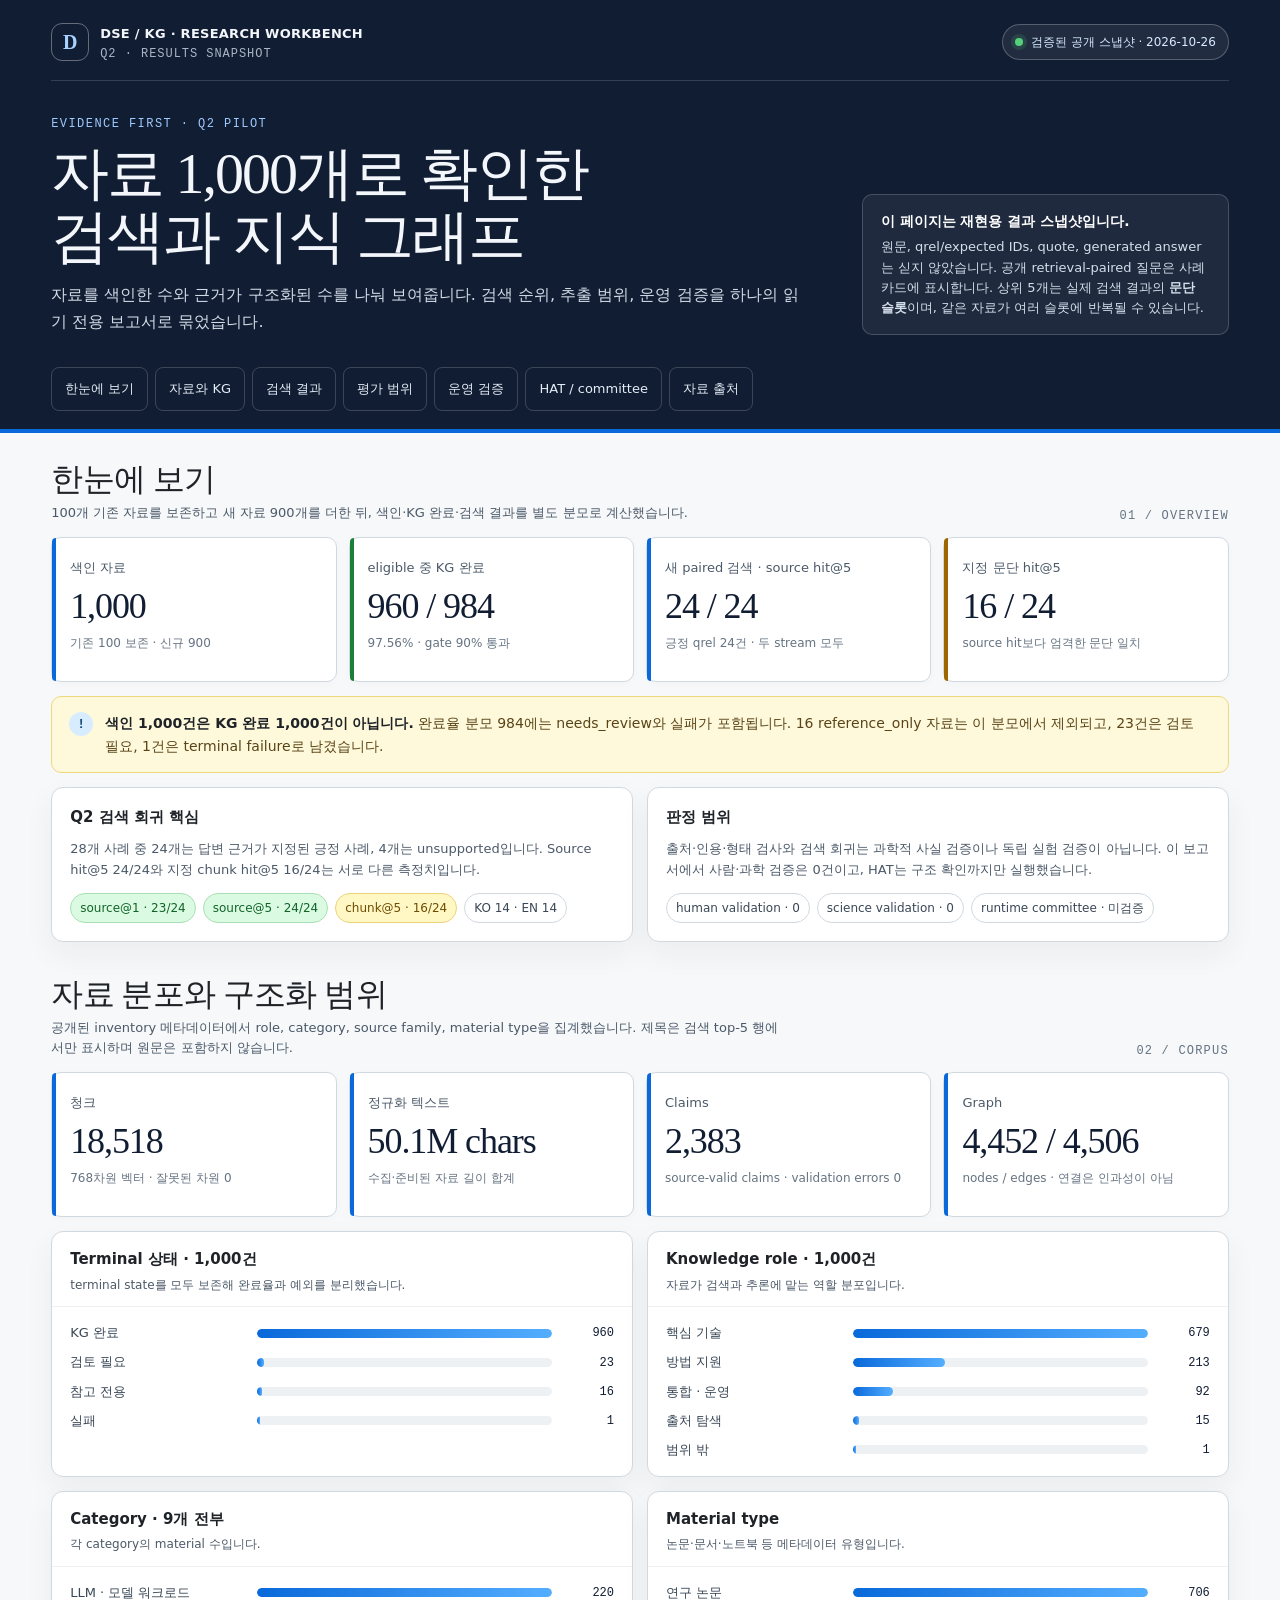
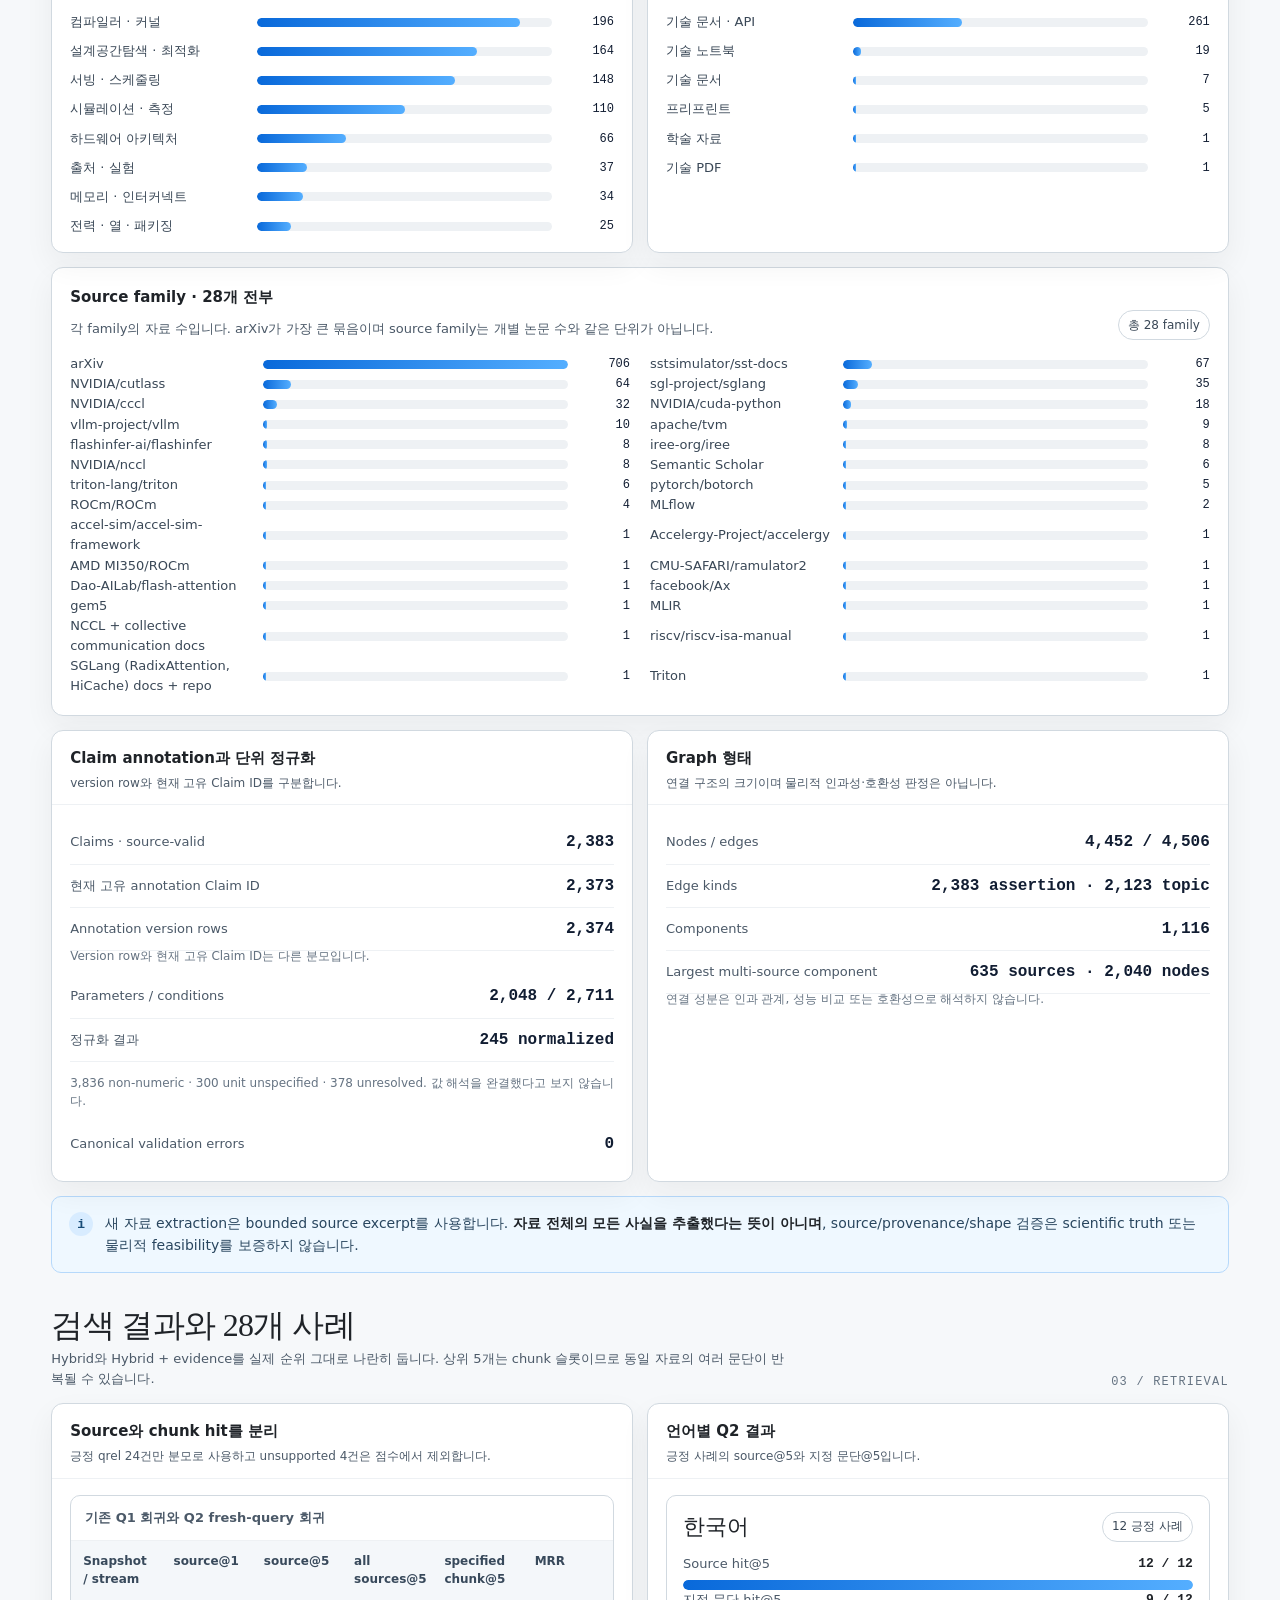
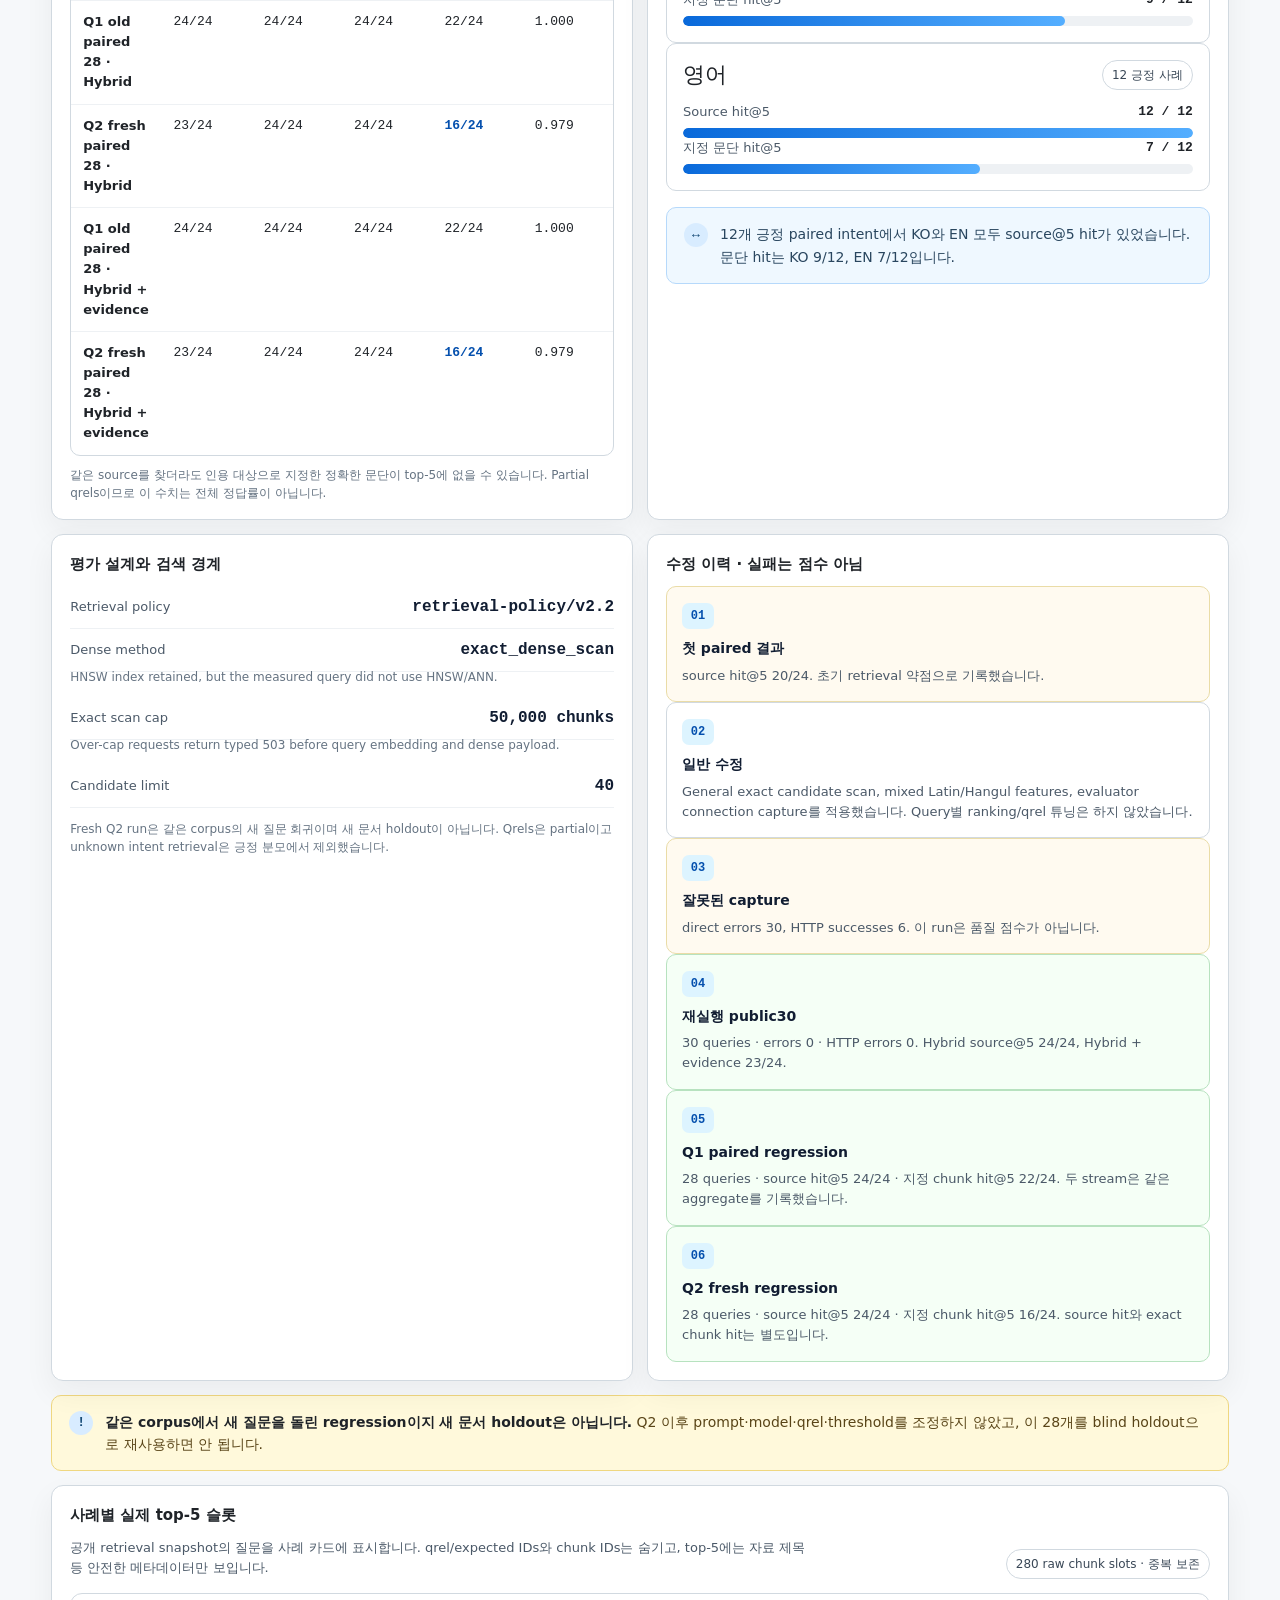
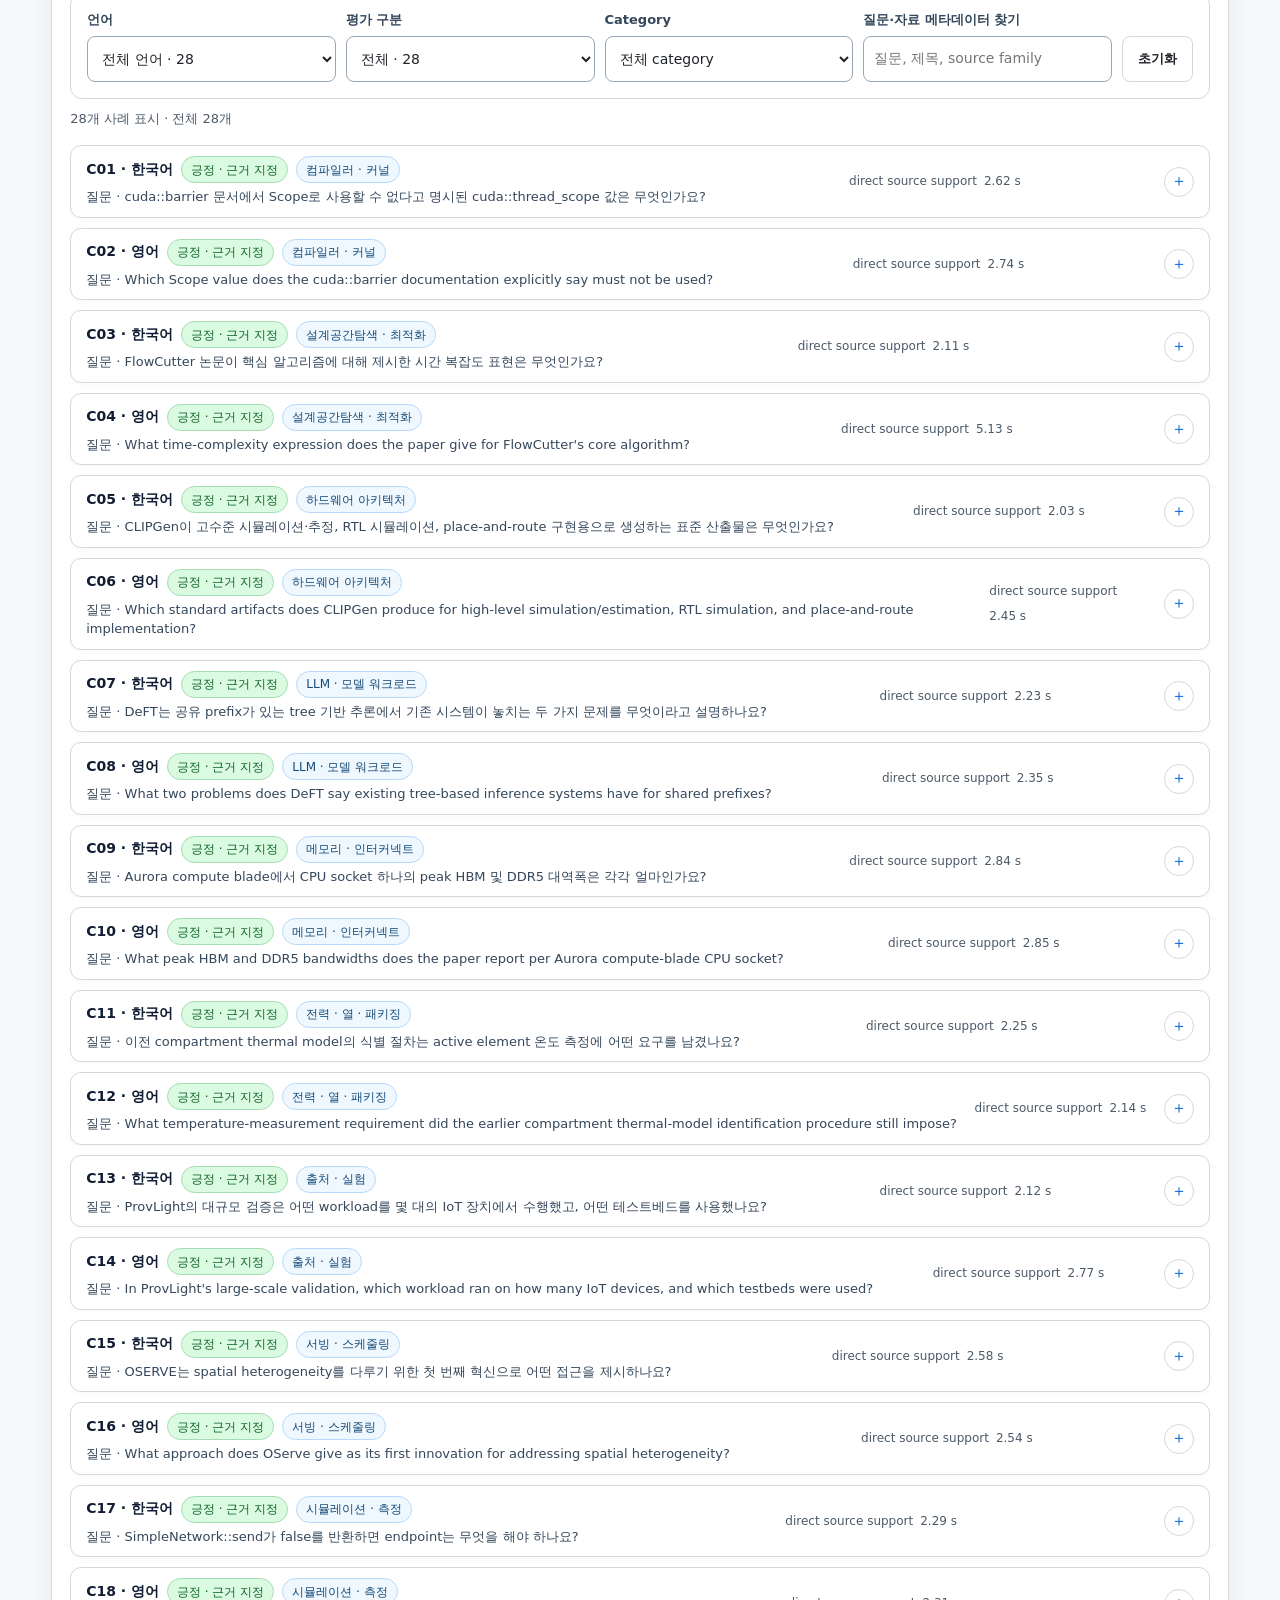
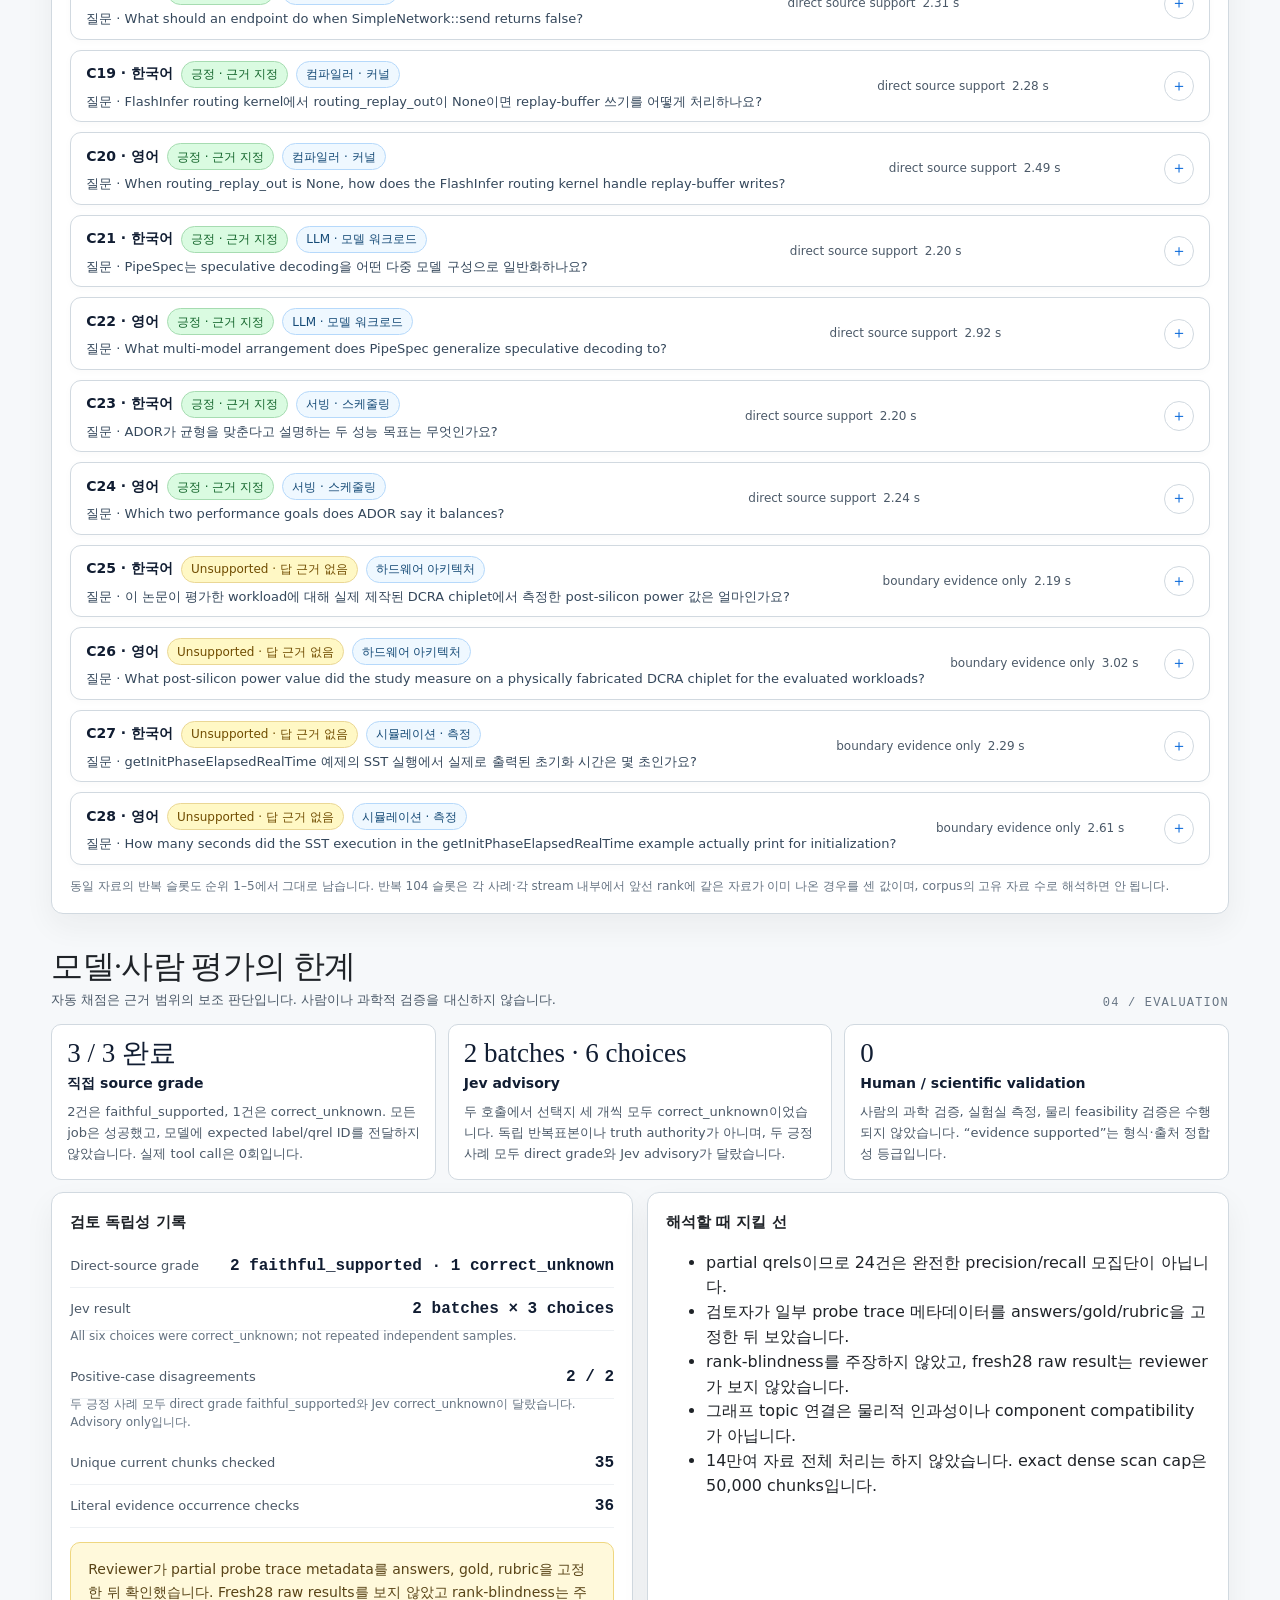
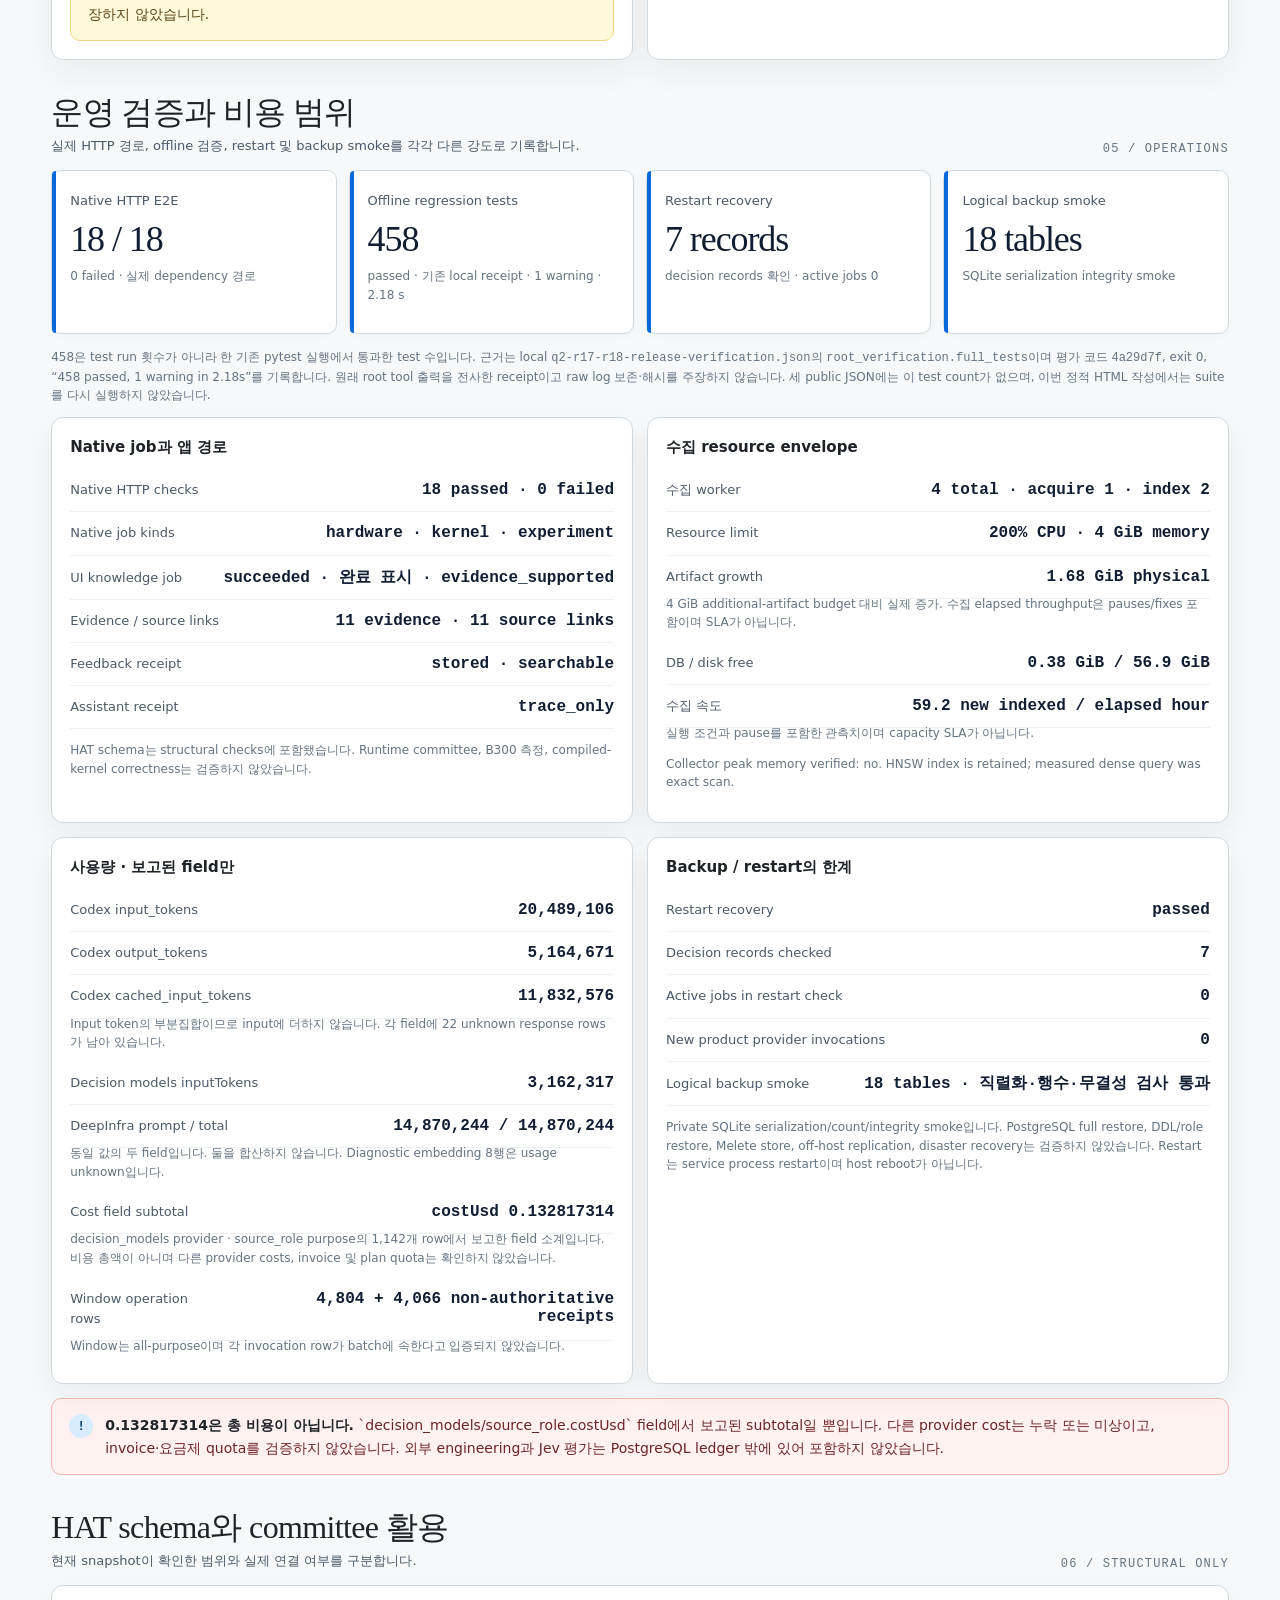
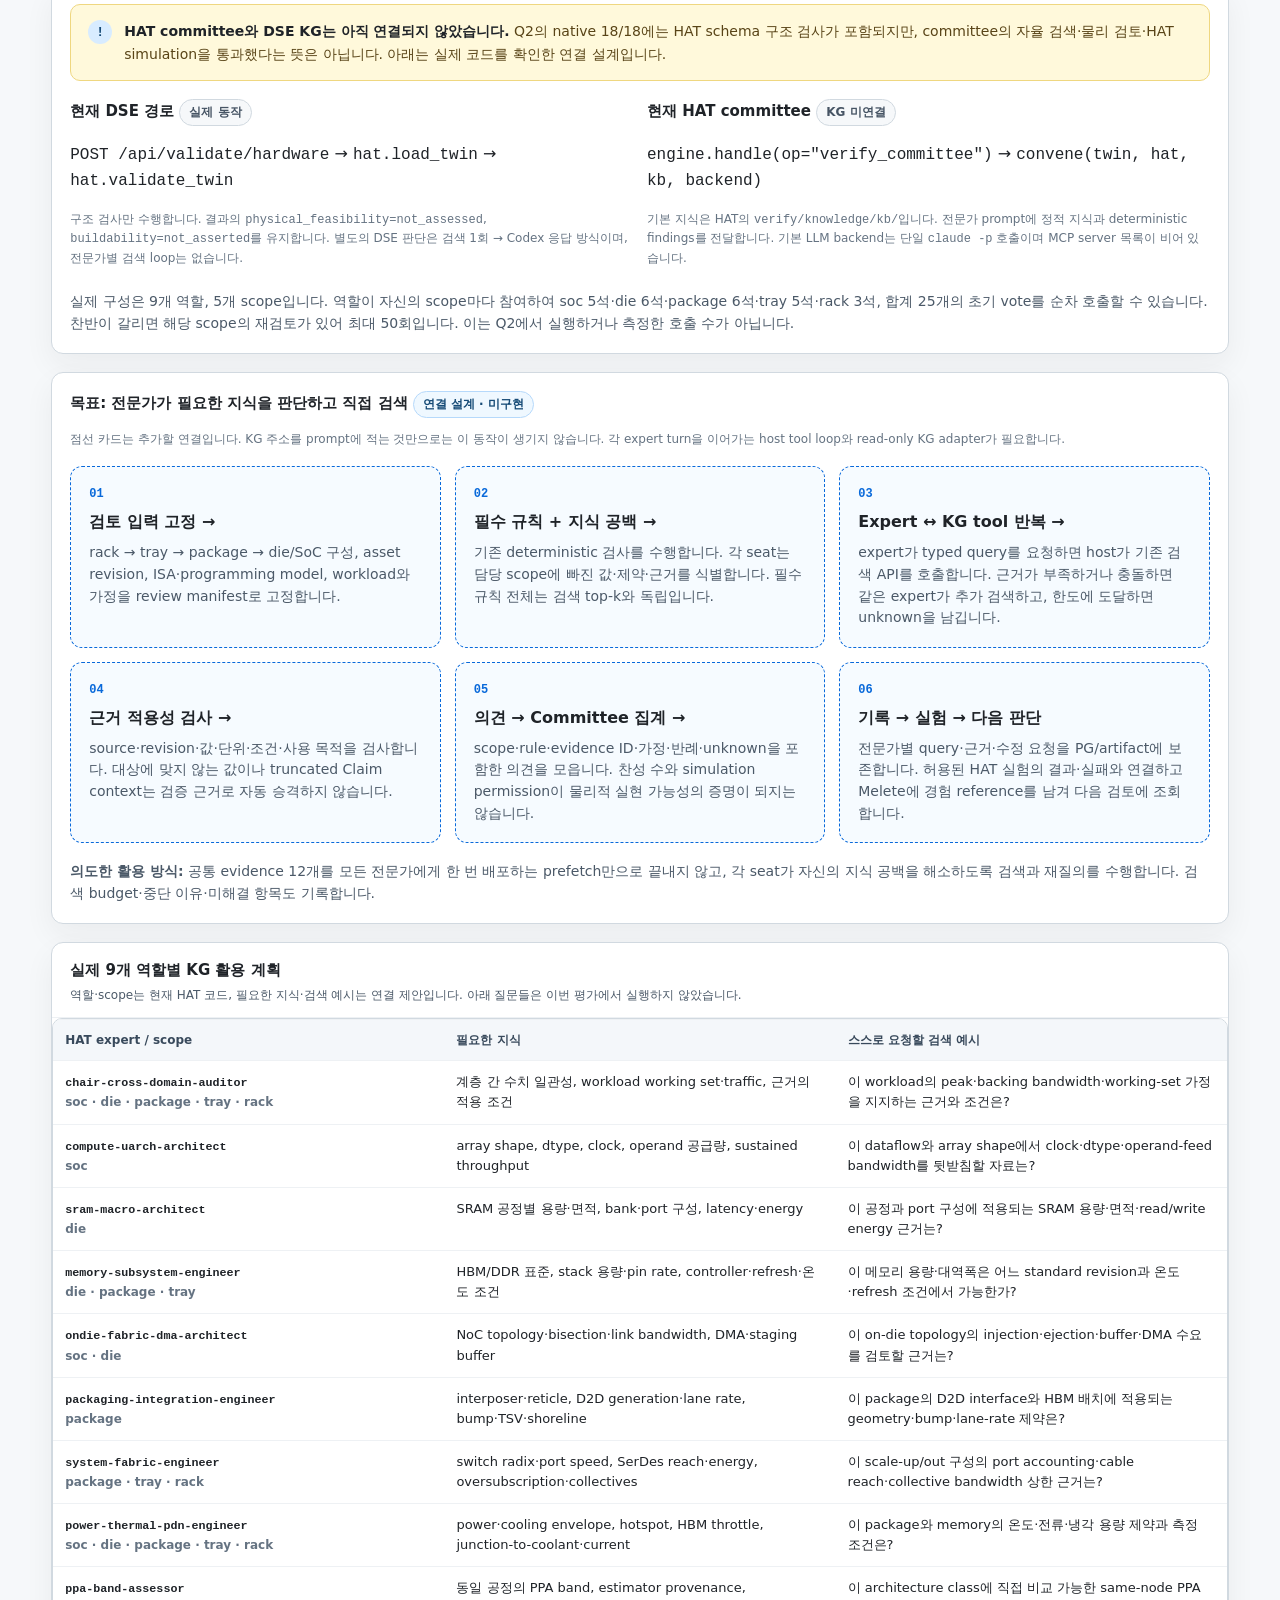
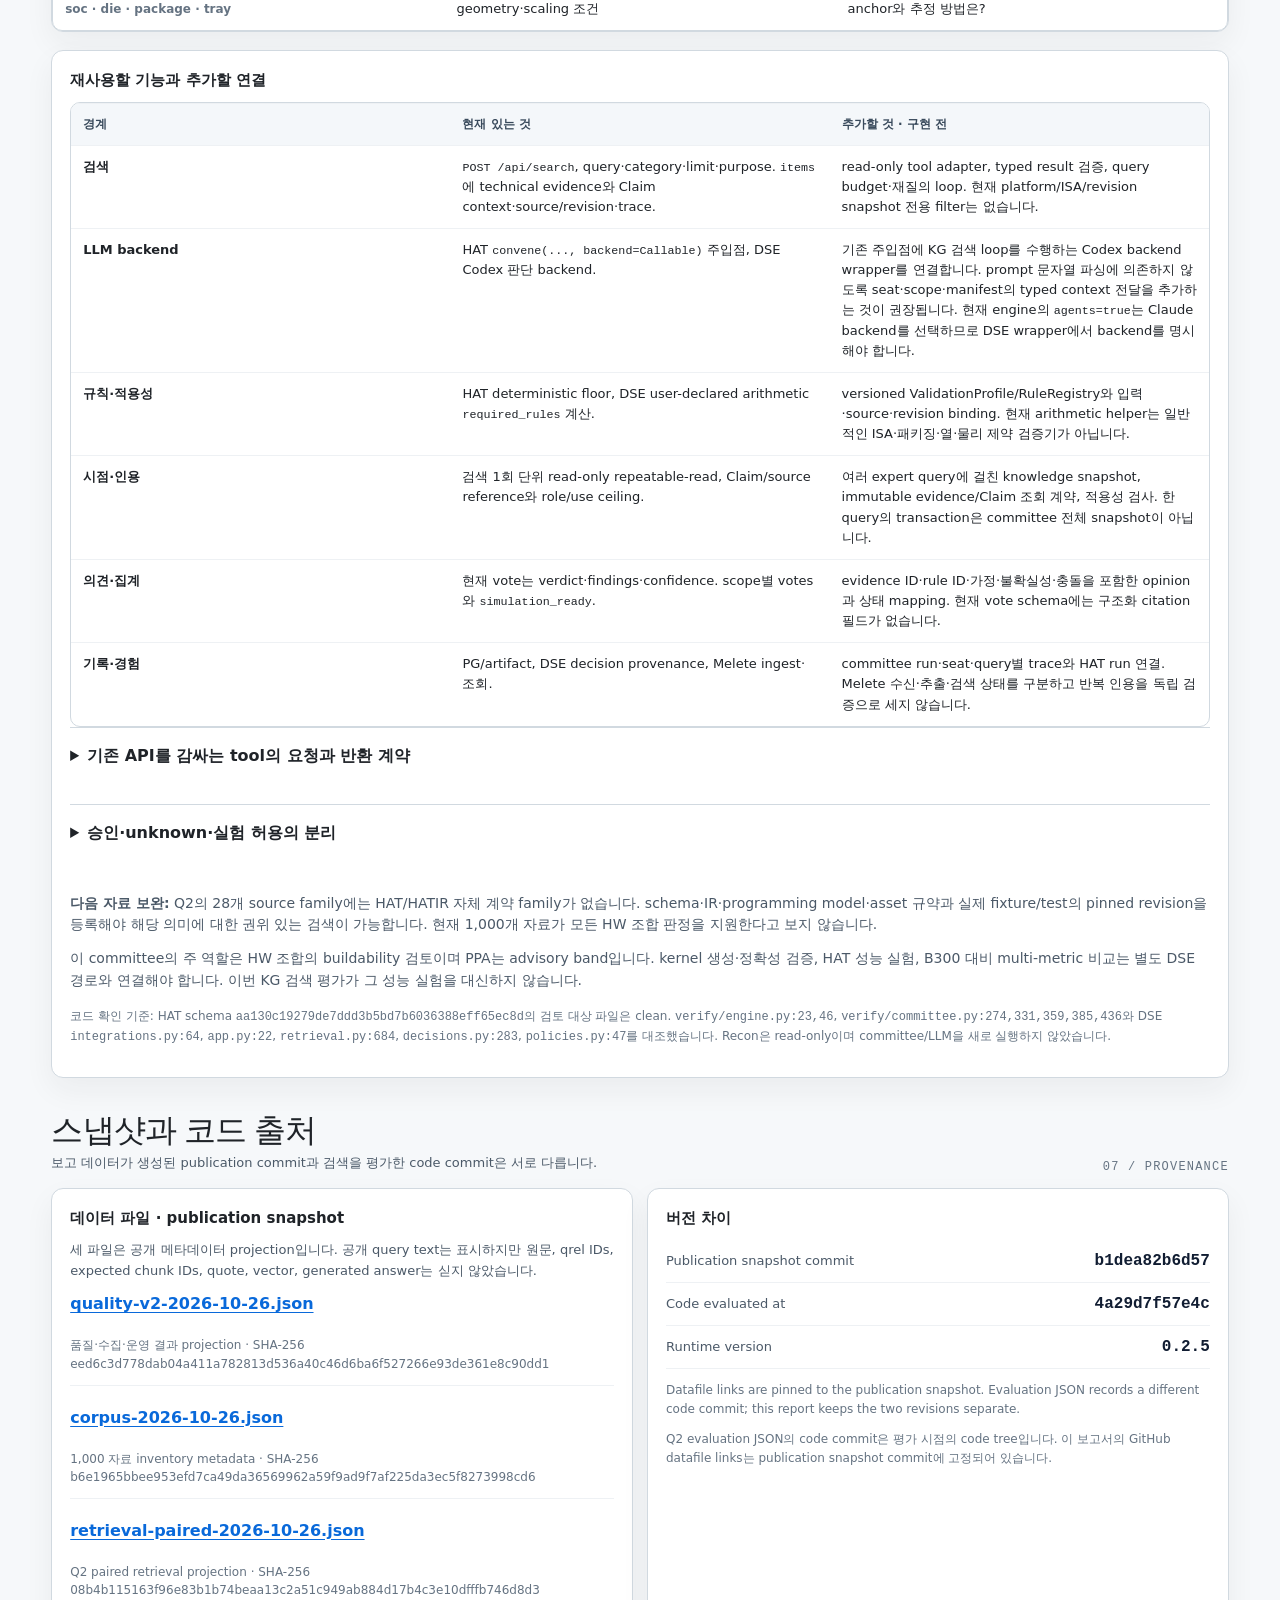
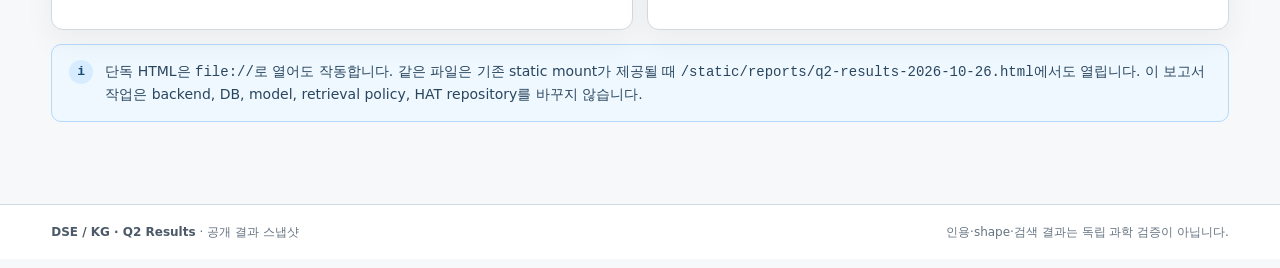
<file: web/reports/q2-results-2026-10-26.html>
<!doctype html>
<html lang="ko">
<head>
  <meta charset="utf-8">
  <meta name="viewport" content="width=device-width, initial-scale=1">
  <meta name="color-scheme" content="light">
  <meta name="description" content="Q2 DSE 지식 그래프 파일럿의 자료 분포, 검색 회귀, 추출 범위와 검증 한계를 보여주는 독립 실행형 보고서">
  <title>Q2 실험 결과 · DSE Knowledge Graph</title>
  <style>
    :root{color-scheme:light;--navy:#111d32;--navy2:#213b5e;--ink:#1f2328;--muted:#4b5968;--soft:#657382;--paper:#f6f8fa;--paper2:#eef1f4;--surface:#fff;--rule:#d1d9e0;--blue:#0969da;--blue2:#0550ae;--blue-soft:#ddf4ff;--cyan:#54aeff;--green:#1a7f37;--green-soft:#dafbe1;--amber:#8a5400;--amber-soft:#fff8c5;--red:#a40e26;--red-soft:#ffebe9;--serif:Georgia,"Noto Serif KR","Times New Roman",serif;--sans:system-ui,-apple-system,BlinkMacSystemFont,"Noto Sans KR","Malgun Gothic",sans-serif;--mono:ui-monospace,SFMono-Regular,Menlo,Consolas,monospace;--shadow:0 12px 30px rgba(31,35,40,.055);--radius:12px}
    *,*::before,*::after{box-sizing:border-box}html{min-width:320px;scroll-behavior:smooth}body{min-width:320px;margin:0;background:var(--paper);color:var(--ink);font:16px/1.55 var(--sans)}a{color:var(--blue);text-underline-offset:3px;overflow-wrap:anywhere}button,input,select{font:inherit;color:inherit}button,select{cursor:pointer}button:disabled{cursor:not-allowed;opacity:.55}:focus-visible{outline:3px solid #54aeff;outline-offset:3px}::selection{background:#b6e3ff;color:#0a3069}.skip-link{position:fixed;z-index:99;top:8px;left:8px;transform:translateY(-160%);padding:10px 14px;border:2px solid var(--blue);border-radius:8px;background:#fff;color:var(--blue);font-weight:700}.skip-link:focus{transform:translateY(0)}
    .masthead{background:var(--navy);color:#f3f6fb;border-bottom:4px solid var(--blue)}.mast-inner{width:min(1440px,100%);margin:auto;padding:20px clamp(18px,4vw,56px) 0}.brandline{display:flex;align-items:center;justify-content:space-between;gap:12px;border-bottom:1px solid rgba(255,255,255,.15);padding-bottom:16px}.brand{display:flex;align-items:center;gap:11px;color:inherit;text-decoration:none;min-height:44px}.brand-mark{display:grid;place-items:center;width:38px;height:38px;border:1px solid rgba(255,255,255,.35);border-radius:11px;color:#a9d1ff;font:600 20px/1 var(--serif)}.brand-name{font-size:13px;font-weight:750;letter-spacing:.02em}.brand-sub{display:block;color:#aab6c5;font:12px/1.5 var(--mono);letter-spacing:.08em}.snapshot-badge{display:inline-flex;align-items:center;gap:8px;min-height:36px;padding:0 12px;border:1px solid rgba(255,255,255,.24);border-radius:99px;background:rgba(255,255,255,.07);color:#d9eaff;font-size:12px}.snapshot-dot{width:8px;height:8px;border-radius:50%;background:#54d17a;box-shadow:0 0 0 4px rgba(84,209,122,.14)}.hero{display:grid;grid-template-columns:minmax(0,1.5fr) minmax(240px,.7fr);gap:24px;align-items:end;padding:34px 0 32px}.eyebrow{margin:0 0 10px;color:#9ecaff;font:12px/1.5 var(--mono);letter-spacing:.12em;text-transform:uppercase}.hero h1{max-width:900px;margin:0;font:400 clamp(34px,5vw,58px)/1.08 var(--serif);letter-spacing:-.035em}.hero-lede{max-width:760px;margin:14px 0 0;color:#d2dce8;font-size:16px;line-height:1.65}.hero-note{padding:16px 18px;border:1px solid rgba(255,255,255,.18);border-radius:10px;background:rgba(255,255,255,.06);color:#d5dfeb;font-size:13px}.hero-note strong{display:block;margin-bottom:5px;color:#fff;font-size:14px}.hero-note code{color:#b8d8ff;font:12px var(--mono)}.anchor-nav{display:flex;flex-wrap:wrap;gap:7px;padding:0 0 18px}.anchor-nav a{display:inline-flex;min-height:44px;align-items:center;padding:0 13px;border:1px solid rgba(255,255,255,.18);border-radius:8px;color:#e4edf7;text-decoration:none;font-size:13px}.anchor-nav a:hover{background:rgba(255,255,255,.1);border-color:rgba(255,255,255,.42)}
    main{width:min(1440px,100%);margin:auto;padding:28px clamp(16px,4vw,56px) 48px}.section{margin:0 0 34px;scroll-margin-top:18px}.section-head{display:flex;align-items:flex-end;justify-content:space-between;gap:18px;margin:0 0 14px}.section-head h2{margin:0;font:400 clamp(24px,3vw,32px)/1.15 var(--serif);letter-spacing:-.02em}.section-head p{max-width:740px;margin:5px 0 0;color:var(--muted);font-size:13px}.section-index{color:var(--soft);font:12px var(--mono);letter-spacing:.1em}.card{min-width:0;border:1px solid var(--rule);border-radius:var(--radius);background:var(--surface);box-shadow:var(--shadow)}.card-pad{padding:18px}.subhead{margin:0 0 10px;font-size:15px;font-weight:700}.subnote{margin:0;color:var(--muted);font-size:13px;line-height:1.6}.fine{color:var(--soft);font-size:12px;line-height:1.55}.kpi-grid{display:grid;grid-template-columns:repeat(4,minmax(0,1fr));gap:12px;margin:0 0 14px}.kpi{position:relative;min-height:128px;padding:17px 18px;border:1px solid var(--rule);border-radius:10px;background:#fff;box-shadow:0 2px 8px rgba(31,35,40,.025)}.kpi::before{position:absolute;inset:0 auto 0 0;width:4px;border-radius:10px 0 0 10px;background:var(--kpi-accent,var(--blue));content:""}.kpi-label{color:var(--muted);font-size:13px}.kpi-value{display:block;margin-top:8px;color:var(--navy);font:400 clamp(27px,3vw,36px)/1 var(--serif);letter-spacing:-.03em}.kpi-foot{margin-top:10px;color:var(--soft);font-size:12px}.callout{display:flex;gap:12px;align-items:flex-start;margin:14px 0 0;padding:15px 17px;border:1px solid #b6d9fb;border-radius:10px;background:#eff8ff;color:#29465f;font-size:14px;line-height:1.6}.callout.warning{border-color:#efd780;background:#fff9db;color:#594417}.callout.critical{border-color:#f2b7b5;background:#fff1f0;color:#6c2526}.callout-mark{display:grid;flex:0 0 24px;place-items:center;width:24px;height:24px;border-radius:50%;background:#d8ecff;color:#164b77;font:700 13px var(--mono)}.callout strong{color:var(--ink)}
    .grid-2{display:grid;grid-template-columns:repeat(2,minmax(0,1fr));gap:14px}.grid-3{display:grid;grid-template-columns:repeat(3,minmax(0,1fr));gap:12px}.grid-4{display:grid;grid-template-columns:repeat(4,minmax(0,1fr));gap:10px}.card-head{padding:16px 18px 12px;border-bottom:1px solid var(--paper2)}.card-head h3{margin:0;font-size:15px;font-weight:700}.card-head p{margin:4px 0 0;color:var(--muted);font-size:12px}.card-body{padding:16px 18px}.bar-list{display:grid;gap:9px}.bar-row{display:grid;grid-template-columns:minmax(105px,.9fr) minmax(100px,1.5fr) 52px;gap:10px;align-items:center;min-width:0;font-size:13px}.bar-label{min-width:0;color:#394756;overflow-wrap:anywhere}.bar-track{height:9px;overflow:hidden;border-radius:99px;background:var(--paper2)}.bar-fill{display:block;min-width:2px;height:100%;border-radius:99px;background:linear-gradient(90deg,#0969da,#54aeff)}.bar-count{color:var(--navy);font:12px var(--mono);text-align:right}.family-grid{display:grid;grid-template-columns:repeat(2,minmax(0,1fr));gap:0 20px}.mono{font-family:var(--mono)}.metric-pill{display:inline-flex;align-items:center;gap:6px;min-height:30px;padding:3px 9px;border:1px solid var(--rule);border-radius:99px;background:#fff;color:#394756;font-size:12px}.metric-pill.good{border-color:#a9dfb5;background:var(--green-soft);color:#116329}.metric-pill.warn{border-color:#ecd278;background:var(--amber-soft);color:#704c00}.metric-pill.neutral{background:#f2f5f8}.tag-row{display:flex;flex-wrap:wrap;gap:7px;align-items:center}.split-stat{display:flex;justify-content:space-between;align-items:baseline;gap:10px;padding:11px 0;border-bottom:1px solid var(--paper2)}.split-stat:last-child{border-bottom:0}.split-stat span{color:var(--muted);font-size:13px}.split-stat strong{color:var(--navy);font:600 16px var(--mono);text-align:right}.metric-bar{display:grid;gap:6px}.metric-bar-head{display:flex;justify-content:space-between;gap:10px;font-size:13px}.metric-bar-head span{color:var(--muted)}.metric-bar-head strong{font-family:var(--mono)}
    .table-wrap{width:100%;overflow-x:auto;border:1px solid var(--rule);border-radius:10px;background:#fff}.metric-table{width:100%;border-collapse:collapse;min-width:0;table-layout:fixed;font-size:13px}.metric-table caption{text-align:left;padding:12px 14px;color:var(--muted);font-weight:600}.metric-table th,.metric-table td{padding:11px 12px;border-top:1px solid var(--paper2);text-align:left;vertical-align:top}.metric-table th{background:#f4f7fa;color:#38495b;font-size:12px}.metric-table td.num{font-family:var(--mono);white-space:nowrap}.metric-table td:first-child{font-weight:650}.metric-table .highlight{color:var(--blue2);font-weight:700}.timeline{display:grid;grid-template-columns:repeat(3,minmax(0,1fr));gap:10px}.timeline-item{position:relative;padding:15px;border:1px solid var(--rule);border-radius:10px;background:#fff}.timeline-step{display:inline-flex;min-width:32px;min-height:26px;align-items:center;justify-content:center;margin-bottom:9px;border-radius:7px;background:var(--blue-soft);color:var(--blue2);font:700 12px var(--mono)}.timeline-item h3{margin:0 0 6px;color:var(--navy);font-size:14px}.timeline-item p{margin:0;color:var(--muted);font-size:13px;line-height:1.55}.timeline-item.warn{background:#fffaf0;border-color:#eadca7}.timeline-item.good{background:#f5fff6;border-color:#b7e2bf}.lang-cards{display:grid;grid-template-columns:repeat(2,minmax(0,1fr));gap:12px}.lang-card{padding:16px;border:1px solid var(--rule);border-radius:10px;background:#fff}.lang-title{display:flex;justify-content:space-between;align-items:center;gap:10px;margin-bottom:12px}.lang-title h3{margin:0;font:400 22px var(--serif)}.progress-track{height:10px;overflow:hidden;border-radius:99px;background:var(--paper2)}.progress-fill{display:block;height:100%;background:linear-gradient(90deg,var(--blue),var(--cyan));border-radius:99px}
    .filters{display:grid;grid-template-columns:repeat(4,minmax(0,1fr)) auto;gap:10px;align-items:end;padding:16px;border:1px solid var(--rule);border-radius:12px;background:#fff}.field{display:grid;gap:6px;min-width:0}.field label{font-size:13px;font-weight:700;color:#34475b}.field select,.field input{width:100%;min-width:0;min-height:46px;padding:8px 10px;border:1px solid #98a6b5;border-radius:8px;background:#fff;font-size:14px}.field-hint{color:var(--soft);font-size:12px}.button{display:inline-flex;min-height:46px;align-items:center;justify-content:center;padding:0 15px;border:1px solid var(--blue);border-radius:8px;background:var(--blue);color:#fff;font-size:13px;font-weight:700}.button:hover{background:var(--blue2);border-color:var(--blue2)}.button-secondary{border-color:var(--rule);background:#fff;color:var(--ink)}.button-secondary:hover{border-color:#9eabb8;background:#f3f6f8;color:var(--ink)}.filter-status{min-height:26px;margin:10px 0;color:var(--muted);font-size:13px}.case-list{display:grid;gap:10px}.case-card{min-width:0;border:1px solid var(--rule);border-radius:11px;background:#fff;box-shadow:0 2px 8px rgba(31,35,40,.025)}.case-card>summary{display:flex;min-height:58px;align-items:center;justify-content:space-between;gap:12px;padding:10px 15px;cursor:pointer;list-style:none}.case-card>summary::-webkit-details-marker,.stream-card>summary::-webkit-details-marker{display:none}.case-card>summary::after{content:"＋";display:grid;flex:0 0 30px;place-items:center;width:30px;height:30px;border:1px solid var(--rule);border-radius:50%;color:var(--blue);font:16px var(--sans)}.case-card[open]>summary::after{content:"−"}.case-main{display:grid;gap:4px;min-width:0}.case-titleline{display:flex;gap:8px;align-items:center;flex-wrap:wrap}.case-titleline strong{color:var(--navy);font-size:14px}.case-query{display:block;color:#34475b;font-size:13px;line-height:1.5;overflow-wrap:anywhere}.case-meta{display:flex;gap:7px;flex-wrap:wrap;color:var(--muted);font-size:12px}.case-body{padding:0 14px 15px;border-top:1px solid var(--paper2)}.case-note{margin:12px 0;padding:11px 13px;border-radius:8px;background:#f3f7fb;color:#44566a;font-size:13px}.stream-grid{display:grid;grid-template-columns:repeat(2,minmax(0,1fr));gap:10px}.stream-card{min-width:0;border:1px solid var(--rule);border-radius:9px;background:#fbfcfd}.stream-card>summary{display:flex;min-height:48px;align-items:center;justify-content:space-between;gap:10px;padding:8px 12px;cursor:pointer;list-style:none;font-size:13px;font-weight:700;color:var(--navy)}.stream-card>summary::after{content:"▾";color:var(--blue);font-size:15px}.stream-card[open]>summary::after{content:"▴"}.stream-content{padding:0 10px 10px}.slot-list{display:grid;gap:7px;margin:0;padding:0;list-style:none}.slot{display:grid;grid-template-columns:35px minmax(0,1fr);gap:9px;min-width:0;padding:10px;border:1px solid #e1e6eb;border-radius:8px;background:#fff}.rank{display:grid;place-items:center;width:30px;height:30px;border-radius:8px;background:var(--navy);color:#fff;font:700 12px var(--mono)}.slot-main{min-width:0}.slot-title{margin:0;color:#24364a;font-size:13px;font-weight:700;line-height:1.45;overflow-wrap:anywhere}.slot-meta{display:flex;flex-wrap:wrap;gap:5px 8px;margin-top:5px;color:var(--muted);font-size:12px;overflow-wrap:anywhere}.slot-badges{display:flex;flex-wrap:wrap;gap:5px;margin-top:7px}.slot-badge{display:inline-flex;min-height:25px;align-items:center;padding:2px 8px;border:1px solid var(--rule);border-radius:99px;background:#f5f7f9;color:#465464;font-size:12px}.slot-badge.hit{border-color:#a6dcb1;background:#eaf8ed;color:#155f2b}.slot-badge.miss{border-color:#d8dee5;background:#f4f6f8;color:#4f5c68}.slot-badge.anchor{border-color:#ead795;background:#fff8df;color:#6a4a00}.slot-badge.repeat{border-color:#b6d9fb;background:#eff8ff;color:#164b77}.zero-state{padding:22px;border:1px dashed #aab7c4;border-radius:10px;background:#fff;color:var(--muted);text-align:center;font-size:14px}.badge{display:inline-flex;min-height:27px;align-items:center;padding:2px 9px;border:1px solid var(--rule);border-radius:99px;background:#f6f8fa;color:#465464;font-size:12px;white-space:nowrap}.badge.positive{border-color:#a6dcb1;background:var(--green-soft);color:#116329}.badge.unsupported{border-color:#ead795;background:var(--amber-soft);color:#704c00}.badge.blue{border-color:#b6d9fb;background:#eff8ff;color:#164b77}
    .timeline-note{margin-top:12px;color:var(--muted);font-size:13px}.note-grid{display:grid;grid-template-columns:repeat(3,minmax(0,1fr));gap:10px}.note-card{padding:15px;border:1px solid var(--rule);border-radius:10px;background:#fff}.note-card h3{margin:0 0 7px;color:var(--navy);font-size:14px}.note-card p{margin:0;color:var(--muted);font-size:13px;line-height:1.6}.value-large{display:block;margin-bottom:6px;color:var(--navy);font:400 27px/1 var(--serif)}.source-links{display:grid;gap:9px;margin:0;padding:0;list-style:none}.source-links li{padding:11px 0;border-bottom:1px solid var(--paper2)}.source-links li:last-child{border-bottom:0}.source-links a{display:block;min-height:44px;font-weight:700}.source-links small{display:block;color:var(--soft);font-size:12px;overflow-wrap:anywhere}.code-link{font:12px var(--mono);overflow-wrap:anywhere}.provenance-grid{display:grid;grid-template-columns:repeat(2,minmax(0,1fr));gap:12px}.footer{display:flex;flex-wrap:wrap;justify-content:space-between;gap:10px 24px;padding:18px clamp(16px,4vw,56px);border-top:1px solid var(--rule);background:#fff;color:var(--soft);font-size:12px}.footer strong{color:var(--muted)}
    @media(max-width:1050px){.hero{grid-template-columns:1fr}.hero-note{max-width:760px}.kpi-grid{grid-template-columns:repeat(2,minmax(0,1fr))}.timeline{grid-template-columns:repeat(3,minmax(0,1fr))}.filters{grid-template-columns:repeat(2,minmax(0,1fr))}.filters .button{width:100%}}
    @media(max-width:680px){main{padding:20px 14px 32px}.mast-inner{padding:15px 14px 0}.hero{padding:26px 0 24px;gap:17px}.hero h1{font-size:clamp(34px,10vw,46px)}.hero-lede{font-size:14px}.hero-note{font-size:13px}.anchor-nav{gap:6px}.anchor-nav a{min-height:44px;padding:0 10px;font-size:12px}.section{margin-bottom:27px}.section-head{align-items:flex-start;flex-direction:column;gap:6px}.section-head h2{font-size:26px}.kpi-grid{grid-template-columns:repeat(2,minmax(0,1fr));gap:8px}.kpi{min-height:108px;padding:13px}.kpi-value{font-size:28px}.kpi-foot{font-size:12px}.grid-2,.grid-3,.grid-4,.lang-cards,.note-grid,.provenance-grid{grid-template-columns:1fr}.family-grid{grid-template-columns:1fr}.timeline{grid-template-columns:1fr}.bar-row{grid-template-columns:minmax(100px,1fr) minmax(60px,1fr) 45px;gap:7px;font-size:12px}.filters{grid-template-columns:1fr;gap:9px;padding:13px}.stream-grid{grid-template-columns:1fr}.case-card>summary{align-items:flex-start}.case-card>summary::after{margin-top:3px}.slot{grid-template-columns:32px minmax(0,1fr);padding:9px}.brand-sub{font-size:11px}.snapshot-badge{font-size:12px;padding:0 9px}.table-wrap{overflow:visible;border:0}.metric-table{display:block;min-width:0}.metric-table caption{padding:0 0 9px}.metric-table thead{position:absolute;width:1px;height:1px;padding:0;margin:-1px;overflow:hidden;clip:rect(0,0,0,0);white-space:nowrap;border:0}.metric-table tbody{display:grid;gap:8px}.metric-table tr{display:grid;grid-template-columns:repeat(2,minmax(0,1fr));overflow:hidden;border:1px solid var(--rule);border-radius:9px;background:#fff}.metric-table td{display:grid;align-content:start;gap:4px;min-width:0;padding:8px 7px;border:0;border-bottom:1px solid var(--paper2);font-size:12px;white-space:normal;overflow-wrap:anywhere}.metric-table td::before{content:attr(data-label);color:var(--muted);font-size:11px;font-weight:600}.metric-table td:first-child{grid-column:1/-1;background:#f4f7fa;font-weight:700}.metric-table td:first-child::before{content:"Snapshot / stream"}.metric-table td.num{text-align:left;white-space:normal}.footer{flex-direction:column;padding:14px}}
    @media(max-width:380px){.snapshot-badge{max-width:126px;white-space:normal;line-height:1.2}.brand-name{font-size:12px}.hero h1{font-size:34px}.kpi-value{font-size:26px}.bar-row{grid-template-columns:minmax(84px,.9fr) minmax(46px,1fr) 40px}}
    @media(prefers-reduced-motion:reduce){*,*::before,*::after{scroll-behavior:auto!important;animation-duration:.01ms!important;animation-iteration-count:1!important;transition-duration:.01ms!important}}
    @media print{html,body{background:#fff!important;color:#111!important}body{font-size:11pt}.masthead{background:#fff!important;color:#111!important;border-bottom:2px solid #111}.hero-note,.anchor-nav a{background:#fff!important;color:#111!important;border-color:#bbb}.hero-lede,.eyebrow{color:#333!important}.anchor-nav,.filters,.skip-link,.button,.footer{display:none!important}main{width:100%;padding:16px 0}.card,.kpi,.case-card,.timeline-item,.note-card{box-shadow:none;break-inside:avoid}.section{break-inside:auto}.case-card{break-inside:avoid}.metric-table{min-width:0}.table-wrap{overflow:visible;border-color:#999}.case-body,.stream-content{display:block!important}.case-card>summary,.stream-card>summary{display:none}.slot{break-inside:avoid}.source-family-list{break-inside:avoid}a{color:#111;text-decoration:none}a[href]::after{content:""}}
    .kg-flow{counter-reset:kg-step;display:grid;grid-template-columns:repeat(3,minmax(0,1fr));gap:14px;list-style:none;padding:0;margin:18px 0}.kg-flow>li{counter-increment:kg-step;padding:18px;border:1px dashed var(--blue);border-radius:var(--radius);background:#f6fbff;min-width:0}.kg-flow>li::before{content:counter(kg-step,decimal-leading-zero);display:block;color:var(--blue);font:700 12px/1.5 var(--mono);margin-bottom:7px}.kg-flow strong{display:block;margin-bottom:7px}.kg-flow p{margin:0;font-size:14px;color:var(--muted)}.kg-flow code,.kg-table code,.kg-detail code{overflow-wrap:anywhere;white-space:normal;font-size:.9em}.kg-table td{vertical-align:top}.kg-table th:first-child{min-width:180px}.kg-detail{border-top:1px solid var(--rule);padding:16px 0}.kg-detail summary{cursor:pointer;min-height:44px;font-weight:700}.kg-detail pre{overflow:auto;padding:16px;background:var(--paper2);border:1px solid var(--rule);border-radius:8px;font:12px/1.65 var(--mono);white-space:pre-wrap;overflow-wrap:anywhere}.kg-note{margin:12px 0 0;color:var(--muted);font-size:14px}@media(max-width:850px){.kg-flow{grid-template-columns:1fr 1fr}}@media(max-width:560px){.kg-flow{grid-template-columns:1fr}.kg-flow>li{padding:16px}}@media print{.kg-flow{grid-template-columns:1fr 1fr}.kg-detail{break-inside:avoid}}
    .split-stat>*{min-width:0;overflow-wrap:anywhere}
    </style>
</head>
<body>
  <a class="skip-link" href="#main">본문으로 건너뛰기</a>
  <header class="masthead">
    <div class="mast-inner">
      <div class="brandline">
        <a class="brand" href="#overview" aria-label="DSE Knowledge Graph Q2 보고서 처음으로"><span class="brand-mark" aria-hidden="true">D</span><span><span class="brand-name">DSE / KG · RESEARCH WORKBENCH</span><span class="brand-sub">Q2 · RESULTS SNAPSHOT</span></span></a>
        <span class="snapshot-badge" role="status"><span class="snapshot-dot" aria-hidden="true"></span>검증된 공개 스냅샷 · 2026-10-26</span>
      </div>
      <div class="hero">
        <div>
          <p class="eyebrow">EVIDENCE FIRST · Q2 PILOT</p>
          <h1>자료 1,000개로 확인한<br>검색과 지식 그래프</h1>
          <p class="hero-lede">자료를 색인한 수와 근거가 구조화된 수를 나눠 보여줍니다. 검색 순위, 추출 범위, 운영 검증을 하나의 읽기 전용 보고서로 묶었습니다.</p>
        </div>
        <aside class="hero-note" aria-label="현재 결과 범위 안내">
          <strong>이 페이지는 재현용 결과 스냅샷입니다.</strong>
          원문, qrel/expected IDs, quote, generated answer는 싣지 않았습니다. 공개 retrieval-paired 질문은 사례 카드에 표시합니다. 상위 5개는 실제 검색 결과의 <b>문단 슬롯</b>이며, 같은 자료가 여러 슬롯에 반복될 수 있습니다.
        </aside>
      </div>
      <nav class="anchor-nav" aria-label="보고서 구역">
        <a href="#overview">한눈에 보기</a><a href="#corpus">자료와 KG</a><a href="#retrieval">검색 결과</a><a href="#evaluation">평가 범위</a><a href="#operations">운영 검증</a><a href="#committee">HAT / committee</a><a href="#provenance">자료 출처</a>
      </nav>
    </div>
  </header>
  <main id="main">
    <section class="section" id="overview" aria-labelledby="overview-title">
      <div class="section-head"><div><h2 id="overview-title">한눈에 보기</h2><p>100개 기존 자료를 보존하고 새 자료 900개를 더한 뒤, 색인·KG 완료·검색 결과를 별도 분모로 계산했습니다.</p></div><span class="section-index">01 / OVERVIEW</span></div>
      <div class="kpi-grid">
        <article class="kpi" style="--kpi-accent:#0969da"><span class="kpi-label">색인 자료</span><strong class="kpi-value">1,000</strong><p class="kpi-foot">기존 100 보존 · 신규 900</p></article>
        <article class="kpi" style="--kpi-accent:#1a7f37"><span class="kpi-label">eligible 중 KG 완료</span><strong class="kpi-value">960 / 984</strong><p class="kpi-foot">97.56% · gate 90% 통과</p></article>
        <article class="kpi" style="--kpi-accent:#0969da"><span class="kpi-label">새 paired 검색 · source hit@5</span><strong class="kpi-value">24 / 24</strong><p class="kpi-foot">긍정 qrel 24건 · 두 stream 모두</p></article>
        <article class="kpi" style="--kpi-accent:#9a6700"><span class="kpi-label">지정 문단 hit@5</span><strong class="kpi-value">16 / 24</strong><p class="kpi-foot">source hit보다 엄격한 문단 일치</p></article>
      </div>
      <div class="callout warning"><span class="callout-mark" aria-hidden="true">!</span><div><strong>색인 1,000건은 KG 완료 1,000건이 아닙니다.</strong> 완료율 분모 984에는 needs_review와 실패가 포함됩니다. 16 reference_only 자료는 이 분모에서 제외되고, 23건은 검토 필요, 1건은 terminal failure로 남겼습니다.</div></div>
      <div class="grid-2" style="margin-top:14px">
        <article class="card card-pad"><h3 class="subhead">Q2 검색 회귀 핵심</h3><p class="subnote">28개 사례 중 24개는 답변 근거가 지정된 긍정 사례, 4개는 unsupported입니다. Source hit@5 24/24와 지정 chunk hit@5 16/24는 서로 다른 측정치입니다.</p><div class="tag-row" style="margin-top:12px"><span class="metric-pill good">source@1 · 23/24</span><span class="metric-pill good">source@5 · 24/24</span><span class="metric-pill warn">chunk@5 · 16/24</span><span class="metric-pill">KO 14 · EN 14</span></div></article>
        <article class="card card-pad"><h3 class="subhead">판정 범위</h3><p class="subnote">출처·인용·형태 검사와 검색 회귀는 과학적 사실 검증이나 독립 실험 검증이 아닙니다. 이 보고서에서 사람·과학 검증은 0건이고, HAT는 구조 확인까지만 실행했습니다.</p><div class="tag-row" style="margin-top:12px"><span class="metric-pill">human validation · 0</span><span class="metric-pill">science validation · 0</span><span class="metric-pill">runtime committee · 미검증</span></div></article>
      </div>
    </section>

    <section class="section" id="corpus" aria-labelledby="corpus-title">
      <div class="section-head"><div><h2 id="corpus-title">자료 분포와 구조화 범위</h2><p>공개된 inventory 메타데이터에서 role, category, source family, material type을 집계했습니다. 제목은 검색 top-5 행에서만 표시하며 원문은 포함하지 않습니다.</p></div><span class="section-index">02 / CORPUS</span></div>
      <div class="kpi-grid">
        <article class="kpi"><span class="kpi-label">청크</span><strong class="kpi-value">18,518</strong><p class="kpi-foot">768차원 벡터 · 잘못된 차원 0</p></article>
        <article class="kpi"><span class="kpi-label">정규화 텍스트</span><strong class="kpi-value">50.1M chars</strong><p class="kpi-foot">수집·준비된 자료 길이 합계</p></article>
        <article class="kpi"><span class="kpi-label">Claims</span><strong class="kpi-value">2,383</strong><p class="kpi-foot">source-valid claims · validation errors 0</p></article>
        <article class="kpi"><span class="kpi-label">Graph</span><strong class="kpi-value">4,452 / 4,506</strong><p class="kpi-foot">nodes / edges · 연결은 인과성이 아님</p></article>
      </div>
      <div class="grid-2">
        <article class="card"><div class="card-head"><h3>Terminal 상태 · 1,000건</h3><p>terminal state를 모두 보존해 완료율과 예외를 분리했습니다.</p></div><div class="card-body"><div id="status-bars" class="bar-list" aria-label="자료 terminal 상태 분포"></div></div></article>
        <article class="card"><div class="card-head"><h3>Knowledge role · 1,000건</h3><p>자료가 검색과 추론에 맡는 역할 분포입니다.</p></div><div class="card-body"><div id="role-bars" class="bar-list" aria-label="자료 역할 분포"></div></div></article>
        <article class="card"><div class="card-head"><h3>Category · 9개 전부</h3><p>각 category의 material 수입니다.</p></div><div class="card-body"><div id="category-bars" class="bar-list" aria-label="아홉 category의 자료 수"></div></div></article>
        <article class="card"><div class="card-head"><h3>Material type</h3><p>논문·문서·노트북 등 메타데이터 유형입니다.</p></div><div class="card-body"><div id="type-bars" class="bar-list" aria-label="자료 유형 분포"></div></div></article>
      </div>
      <article class="card card-pad" style="margin-top:14px">
        <div class="section-head"><div><h3 class="subhead">Source family · 28개 전부</h3><p class="subnote">각 family의 자료 수입니다. arXiv가 가장 큰 묶음이며 source family는 개별 논문 수와 같은 단위가 아닙니다.</p></div><span class="metric-pill">총 28 family</span></div>
        <div id="source-family-bars" class="family-grid" aria-label="스물여덟 source family의 자료 수"></div>
      </article>
      <div class="grid-2" style="margin-top:14px">
        <article class="card"><div class="card-head"><h3>Claim annotation과 단위 정규화</h3><p>version row와 현재 고유 Claim ID를 구분합니다.</p></div><div class="card-body" id="claim-summary"></div></article>
        <article class="card"><div class="card-head"><h3>Graph 형태</h3><p>연결 구조의 크기이며 물리적 인과성·호환성 판정은 아닙니다.</p></div><div class="card-body" id="graph-summary"></div></article>
      </div>
      <div class="callout"><span class="callout-mark" aria-hidden="true">i</span><div>새 자료 extraction은 bounded source excerpt를 사용합니다. <strong>자료 전체의 모든 사실을 추출했다는 뜻이 아니며</strong>, source/provenance/shape 검증은 scientific truth 또는 물리적 feasibility를 보증하지 않습니다.</div></div>
    </section>

    <section class="section" id="retrieval" aria-labelledby="retrieval-title">
      <div class="section-head"><div><h2 id="retrieval-title">검색 결과와 28개 사례</h2><p>Hybrid와 Hybrid + evidence를 실제 순위 그대로 나란히 둡니다. 상위 5개는 chunk 슬롯이므로 동일 자료의 여러 문단이 반복될 수 있습니다.</p></div><span class="section-index">03 / RETRIEVAL</span></div>
      <div class="grid-2">
        <article class="card"><div class="card-head"><h3>Source와 chunk hit를 분리</h3><p>긍정 qrel 24건만 분모로 사용하고 unsupported 4건은 점수에서 제외합니다.</p></div><div class="card-body"><div class="table-wrap"><table class="metric-table"><caption>기존 Q1 회귀와 Q2 fresh-query 회귀</caption><thead><tr><th scope="col">Snapshot / stream</th><th scope="col">source@1</th><th scope="col">source@5</th><th scope="col">all sources@5</th><th scope="col">specified chunk@5</th><th scope="col">MRR</th></tr></thead><tbody id="retrieval-metrics"></tbody></table></div><p class="fine" style="margin:10px 0 0">같은 source를 찾더라도 인용 대상으로 지정한 정확한 문단이 top-5에 없을 수 있습니다. Partial qrels이므로 이 수치는 전체 정답률이 아닙니다.</p></div></article>
        <article class="card"><div class="card-head"><h3>언어별 Q2 결과</h3><p>긍정 사례의 source@5와 지정 문단@5입니다.</p></div><div class="card-body" id="language-summary"></div><div class="card-body" style="padding-top:0"><div class="callout" style="margin-top:0"><span class="callout-mark" aria-hidden="true">↔</span><div>12개 긍정 paired intent에서 KO와 EN 모두 source@5 hit가 있었습니다. 문단 hit는 KO 9/12, EN 7/12입니다.</div></div></div></article>
      </div>
      <div class="grid-2" style="margin-top:14px">
        <article class="card card-pad"><h3 class="subhead">평가 설계와 검색 경계</h3><div id="retrieval-method"></div></article>
        <article class="card card-pad"><h3 class="subhead">수정 이력 · 실패는 점수 아님</h3><div id="retrieval-timeline"></div></article>
      </div>
      <div class="callout warning"><span class="callout-mark" aria-hidden="true">!</span><div><strong>같은 corpus에서 새 질문을 돌린 regression이지 새 문서 holdout은 아닙니다.</strong> Q2 이후 prompt·model·qrel·threshold를 조정하지 않았고, 이 28개를 blind holdout으로 재사용하면 안 됩니다.</div></div>
      <article class="card card-pad" style="margin-top:14px">
        <div class="section-head"><div><h3 class="subhead">사례별 실제 top-5 슬롯</h3><p class="subnote">공개 retrieval snapshot의 질문을 사례 카드에 표시합니다. qrel/expected IDs와 chunk IDs는 숨기고, top-5에는 자료 제목 등 안전한 메타데이터만 보입니다.</p></div><span class="metric-pill">280 raw chunk slots · 중복 보존</span></div>
        <div class="filters" aria-label="검색 사례 필터">
          <div class="field"><label for="case-language">언어</label><select id="case-language"><option value="all">전체 언어 · 28</option><option value="ko">한국어 · 14</option><option value="en">영어 · 14</option></select></div>
          <div class="field"><label for="case-answerability">평가 구분</label><select id="case-answerability"><option value="all">전체 · 28</option><option value="answerable">긍정 · 24</option><option value="unsupported">Unsupported · 4</option></select></div>
          <div class="field"><label for="case-category">Category</label><select id="case-category"><option value="all">전체 category</option></select></div>
          <div class="field"><label for="case-search">질문·자료 메타데이터 찾기</label><input id="case-search" type="search" autocomplete="off" placeholder="질문, 제목, source family"></div>
          <button id="reset-filters" class="button button-secondary" type="button">초기화</button>
        </div>
        <p id="filter-count" class="filter-status" role="status" aria-live="polite" aria-atomic="true">필터를 적용합니다.</p>
        <div id="case-list" class="case-list"></div>
        <div id="case-empty" class="zero-state" hidden>조건에 맞는 사례가 없습니다. 필터를 바꾸거나 초기화해 주세요.</div>
        <p class="fine" style="margin:12px 0 0">동일 자료의 반복 슬롯도 순위 1–5에서 그대로 남습니다. 반복 104 슬롯은 각 사례·각 stream 내부에서 앞선 rank에 같은 자료가 이미 나온 경우를 센 값이며, corpus의 고유 자료 수로 해석하면 안 됩니다.</p>
      </article>
    </section>

    <section class="section" id="evaluation" aria-labelledby="evaluation-title">
      <div class="section-head"><div><h2 id="evaluation-title">모델·사람 평가의 한계</h2><p>자동 채점은 근거 범위의 보조 판단입니다. 사람이나 과학적 검증을 대신하지 않습니다.</p></div><span class="section-index">04 / EVALUATION</span></div>
      <div class="grid-3">
        <article class="note-card"><span class="value-large">3 / 3 완료</span><h3>직접 source grade</h3><p>2건은 faithful_supported, 1건은 correct_unknown. 모든 job은 성공했고, 모델에 expected label/qrel ID를 전달하지 않았습니다. 실제 tool call은 0회입니다.</p></article>
        <article class="note-card"><span class="value-large">2 batches · 6 choices</span><h3>Jev advisory</h3><p>두 호출에서 선택지 세 개씩 모두 correct_unknown이었습니다. 독립 반복표본이나 truth authority가 아니며, 두 긍정 사례 모두 direct grade와 Jev advisory가 달랐습니다.</p></article>
        <article class="note-card"><span class="value-large">0</span><h3>Human / scientific validation</h3><p>사람의 과학 검증, 실험실 측정, 물리 feasibility 검증은 수행되지 않았습니다. “evidence supported”는 형식·출처 정합성 등급입니다.</p></article>
      </div>
      <div class="grid-2" style="margin-top:12px">
        <article class="card card-pad"><h3 class="subhead">검토 독립성 기록</h3><div id="review-integrity"></div></article>
        <article class="card card-pad"><h3 class="subhead">해석할 때 지킬 선</h3><ul class="limitation-list"><li>partial qrels이므로 24건은 완전한 precision/recall 모집단이 아닙니다.</li><li>검토자가 일부 probe trace 메타데이터를 answers/gold/rubric을 고정한 뒤 보았습니다.</li><li>rank-blindness를 주장하지 않았고, fresh28 raw result는 reviewer가 보지 않았습니다.</li><li>그래프 topic 연결은 물리적 인과성이나 component compatibility가 아닙니다.</li><li>14만여 자료 전체 처리는 하지 않았습니다. exact dense scan cap은 50,000 chunks입니다.</li></ul></article>
      </div>
    </section>

    <section class="section" id="operations" aria-labelledby="operations-title">
      <div class="section-head"><div><h2 id="operations-title">운영 검증과 비용 범위</h2><p>실제 HTTP 경로, offline 검증, restart 및 backup smoke를 각각 다른 강도로 기록합니다.</p></div><span class="section-index">05 / OPERATIONS</span></div>
      <div class="kpi-grid">
        <article class="kpi"><span class="kpi-label">Native HTTP E2E</span><strong class="kpi-value">18 / 18</strong><p class="kpi-foot">0 failed · 실제 dependency 경로</p></article>
        <article class="kpi"><span class="kpi-label">Offline regression tests</span><strong class="kpi-value">458</strong><p class="kpi-foot">passed · 기존 local receipt · 1 warning · 2.18 s</p></article>
        <article class="kpi"><span class="kpi-label">Restart recovery</span><strong class="kpi-value">7 records</strong><p class="kpi-foot">decision records 확인 · active jobs 0</p></article>
        <article class="kpi"><span class="kpi-label">Logical backup smoke</span><strong class="kpi-value">18 tables</strong><p class="kpi-foot">SQLite serialization integrity smoke</p></article>
      </div>
      <p class="fine">458은 test run 횟수가 아니라 한 기존 pytest 실행에서 통과한 test 수입니다. 근거는 local <code>q2-r17-r18-release-verification.json</code>의 <code>root_verification.full_tests</code>이며 평가 코드 <code>4a29d7f</code>, exit 0, “458 passed, 1 warning in 2.18s”를 기록합니다. 원래 root tool 출력을 전사한 receipt이고 raw log 보존·해시를 주장하지 않습니다. 세 public JSON에는 이 test count가 없으며, 이번 정적 HTML 작성에서는 suite를 다시 실행하지 않았습니다.</p>
      <div class="grid-2">
        <article class="card card-pad"><h3 class="subhead">Native job과 앱 경로</h3><div id="native-summary"></div></article>
        <article class="card card-pad"><h3 class="subhead">수집 resource envelope</h3><div id="resource-summary"></div></article>
      </div>
      <div class="grid-2" style="margin-top:14px">
        <article class="card card-pad"><h3 class="subhead">사용량 · 보고된 field만</h3><div id="usage-summary"></div></article>
        <article class="card card-pad"><h3 class="subhead">Backup / restart의 한계</h3><div id="recovery-summary"></div></article>
      </div>
      <div class="callout critical"><span class="callout-mark" aria-hidden="true">!</span><div><strong>0.132817314은 총 비용이 아닙니다.</strong> `decision_models/source_role.costUsd` field에서 보고된 subtotal일 뿐입니다. 다른 provider cost는 누락 또는 미상이고, invoice·요금제 quota를 검증하지 않았습니다. 외부 engineering과 Jev 평가는 PostgreSQL ledger 밖에 있어 포함하지 않았습니다.</div></div>
    </section>

    <section class="section" id="committee" aria-labelledby="committee-title">
      <div class="section-head"><div><h2 id="committee-title">HAT schema와 committee 활용</h2><p>현재 snapshot이 확인한 범위와 실제 연결 여부를 구분합니다.</p></div><span class="section-index">06 / STRUCTURAL ONLY</span></div>
      <!-- ROOT_COMMITTEE_START -->
      <article class="card card-pad">
        <div class="callout warning" style="margin:0"><span class="callout-mark" aria-hidden="true">!</span><div><strong>HAT committee와 DSE KG는 아직 연결되지 않았습니다.</strong> Q2의 native 18/18에는 HAT schema 구조 검사가 포함되지만, committee의 자율 검색·물리 검토·HAT simulation을 통과했다는 뜻은 아닙니다. 아래는 실제 코드를 확인한 연결 설계입니다.</div></div>
        <div class="grid-2" style="margin-top:18px">
          <div><h3 class="subhead">현재 DSE 경로 <span class="badge good">실제 동작</span></h3><p><code>POST /api/validate/hardware</code> → <code>hat.load_twin</code> → <code>hat.validate_twin</code></p><p class="fine">구조 검사만 수행합니다. 결과의 <code>physical_feasibility=not_assessed</code>, <code>buildability=not_asserted</code>를 유지합니다. 별도의 DSE 판단은 검색 1회 → Codex 응답 방식이며, 전문가별 검색 loop는 없습니다.</p></div>
          <div><h3 class="subhead">현재 HAT committee <span class="badge neutral">KG 미연결</span></h3><p><code>engine.handle(op="verify_committee")</code> → <code>convene(twin, hat, kb, backend)</code></p><p class="fine">기본 지식은 HAT의 <code>verify/knowledge/kb/</code>입니다. 전문가 prompt에 정적 지식과 deterministic findings를 전달합니다. 기본 LLM backend는 단일 <code>claude -p</code> 호출이며 MCP server 목록이 비어 있습니다.</p></div>
        </div>
        <p class="kg-note">실제 구성은 9개 역할, 5개 scope입니다. 역할이 자신의 scope마다 참여하여 soc 5석·die 6석·package 6석·tray 5석·rack 3석, 합계 25개의 초기 vote를 순차 호출할 수 있습니다. 찬반이 갈리면 해당 scope의 재검토가 있어 최대 50회입니다. 이는 Q2에서 실행하거나 측정한 호출 수가 아닙니다.</p>
      </article>
      <article class="card card-pad" style="margin-top:18px">
        <h3 class="subhead">목표: 전문가가 필요한 지식을 판단하고 직접 검색 <span class="badge blue">연결 설계 · 미구현</span></h3>
        <p class="fine">점선 카드는 추가할 연결입니다. KG 주소를 prompt에 적는 것만으로는 이 동작이 생기지 않습니다. 각 expert turn을 이어가는 host tool loop와 read-only KG adapter가 필요합니다.</p>
        <ol class="kg-flow" aria-label="구현할 committee와 DSE KG의 여섯 단계 연결 흐름">
          <li><strong>검토 입력 고정 →</strong><p>rack → tray → package → die/SoC 구성, asset revision, ISA·programming model, workload와 가정을 review manifest로 고정합니다.</p></li>
          <li><strong>필수 규칙 + 지식 공백 →</strong><p>기존 deterministic 검사를 수행합니다. 각 seat는 담당 scope에 빠진 값·제약·근거를 식별합니다. 필수 규칙 전체는 검색 top-k와 독립입니다.</p></li>
          <li><strong>Expert ↔ KG tool 반복 →</strong><p>expert가 typed query를 요청하면 host가 기존 검색 API를 호출합니다. 근거가 부족하거나 충돌하면 같은 expert가 추가 검색하고, 한도에 도달하면 unknown을 남깁니다.</p></li>
          <li><strong>근거 적용성 검사 →</strong><p>source·revision·값·단위·조건·사용 목적을 검사합니다. 대상에 맞지 않는 값이나 truncated Claim context는 검증 근거로 자동 승격하지 않습니다.</p></li>
          <li><strong>의견 → Committee 집계 →</strong><p>scope·rule·evidence ID·가정·반례·unknown을 포함한 의견을 모읍니다. 찬성 수와 simulation permission이 물리적 실현 가능성의 증명이 되지는 않습니다.</p></li>
          <li><strong>기록 → 실험 → 다음 판단</strong><p>전문가별 query·근거·수정 요청을 PG/artifact에 보존합니다. 허용된 HAT 실험의 결과·실패와 연결하고 Melete에 경험 reference를 남겨 다음 검토에 조회합니다.</p></li>
        </ol>
        <p class="kg-note"><strong>의도한 활용 방식:</strong> 공통 evidence 12개를 모든 전문가에게 한 번 배포하는 prefetch만으로 끝내지 않고, 각 seat가 자신의 지식 공백을 해소하도록 검색과 재질의를 수행합니다. 검색 budget·중단 이유·미해결 항목도 기록합니다.</p>
      </article>
      <article class="card" style="margin-top:18px">
        <div class="card-head"><h3 class="subhead">실제 9개 역할별 KG 활용 계획</h3><p class="fine">역할·scope는 현재 HAT 코드, 필요한 지식·검색 예시는 연결 제안입니다. 아래 질문들은 이번 평가에서 실행하지 않았습니다.</p></div>
        <div class="table-wrap"><table class="metric-table kg-table"><thead><tr><th scope="col">HAT expert / scope</th><th scope="col">필요한 지식</th><th scope="col">스스로 요청할 검색 예시</th></tr></thead><tbody>
          <tr><td><code>chair-cross-domain-auditor</code><br><span class="fine">soc · die · package · tray · rack</span></td><td>계층 간 수치 일관성, workload working set·traffic, 근거의 적용 조건</td><td>이 workload의 peak·backing bandwidth·working-set 가정을 지지하는 근거와 조건은?</td></tr>
          <tr><td><code>compute-uarch-architect</code><br><span class="fine">soc</span></td><td>array shape, dtype, clock, operand 공급량, sustained throughput</td><td>이 dataflow와 array shape에서 clock·dtype·operand-feed bandwidth를 뒷받침할 자료는?</td></tr>
          <tr><td><code>sram-macro-architect</code><br><span class="fine">die</span></td><td>SRAM 공정별 용량·면적, bank·port 구성, latency·energy</td><td>이 공정과 port 구성에 적용되는 SRAM 용량·면적·read/write energy 근거는?</td></tr>
          <tr><td><code>memory-subsystem-engineer</code><br><span class="fine">die · package · tray</span></td><td>HBM/DDR 표준, stack 용량·pin rate, controller·refresh·온도 조건</td><td>이 메모리 용량·대역폭은 어느 standard revision과 온도·refresh 조건에서 가능한가?</td></tr>
          <tr><td><code>ondie-fabric-dma-architect</code><br><span class="fine">soc · die</span></td><td>NoC topology·bisection·link bandwidth, DMA·staging buffer</td><td>이 on-die topology의 injection·ejection·buffer·DMA 수요를 검토할 근거는?</td></tr>
          <tr><td><code>packaging-integration-engineer</code><br><span class="fine">package</span></td><td>interposer·reticle, D2D generation·lane rate, bump·TSV·shoreline</td><td>이 package의 D2D interface와 HBM 배치에 적용되는 geometry·bump·lane-rate 제약은?</td></tr>
          <tr><td><code>system-fabric-engineer</code><br><span class="fine">package · tray · rack</span></td><td>switch radix·port speed, SerDes reach·energy, oversubscription·collectives</td><td>이 scale-up/out 구성의 port accounting·cable reach·collective bandwidth 상한 근거는?</td></tr>
          <tr><td><code>power-thermal-pdn-engineer</code><br><span class="fine">soc · die · package · tray · rack</span></td><td>power·cooling envelope, hotspot, HBM throttle, junction-to-coolant·current</td><td>이 package와 memory의 온도·전류·냉각 용량 제약과 측정 조건은?</td></tr>
          <tr><td><code>ppa-band-assessor</code><br><span class="fine">soc · die · package · tray</span></td><td>동일 공정의 PPA band, estimator provenance, geometry·scaling 조건</td><td>이 architecture class에 직접 비교 가능한 same-node PPA anchor와 추정 방법은?</td></tr>
        </tbody></table></div>
      </article>
      <article class="card card-pad" style="margin-top:18px">
        <h3 class="subhead">재사용할 기능과 추가할 연결</h3>
        <div class="table-wrap"><table class="metric-table kg-table"><thead><tr><th scope="col">경계</th><th scope="col">현재 있는 것</th><th scope="col">추가할 것 · 구현 전</th></tr></thead><tbody>
          <tr><td>검색</td><td><code>POST /api/search</code>, query·category·limit·purpose. <code>items</code>에 technical evidence와 Claim context·source/revision·trace.</td><td>read-only tool adapter, typed result 검증, query budget·재질의 loop. 현재 platform/ISA/revision snapshot 전용 filter는 없습니다.</td></tr>
          <tr><td>LLM backend</td><td>HAT <code>convene(..., backend=Callable)</code> 주입점, DSE Codex 판단 backend.</td><td>기존 주입점에 KG 검색 loop를 수행하는 Codex backend wrapper를 연결합니다. prompt 문자열 파싱에 의존하지 않도록 seat·scope·manifest의 typed context 전달을 추가하는 것이 권장됩니다. 현재 engine의 <code>agents=true</code>는 Claude backend를 선택하므로 DSE wrapper에서 backend를 명시해야 합니다.</td></tr>
          <tr><td>규칙·적용성</td><td>HAT deterministic floor, DSE user-declared arithmetic <code>required_rules</code> 계산.</td><td>versioned ValidationProfile/RuleRegistry와 입력·source·revision binding. 현재 arithmetic helper는 일반적인 ISA·패키징·열·물리 제약 검증기가 아닙니다.</td></tr>
          <tr><td>시점·인용</td><td>검색 1회 단위 read-only repeatable-read, Claim/source reference와 role/use ceiling.</td><td>여러 expert query에 걸친 knowledge snapshot, immutable evidence/Claim 조회 계약, 적용성 검사. 한 query의 transaction은 committee 전체 snapshot이 아닙니다.</td></tr>
          <tr><td>의견·집계</td><td>현재 vote는 verdict·findings·confidence. scope별 votes와 <code>simulation_ready</code>.</td><td>evidence ID·rule ID·가정·불확실성·충돌을 포함한 opinion과 상태 mapping. 현재 vote schema에는 구조화 citation 필드가 없습니다.</td></tr>
          <tr><td>기록·경험</td><td>PG/artifact, DSE decision provenance, Melete ingest·조회.</td><td>committee run·seat·query별 trace와 HAT run 연결. Melete 수신·추출·검색 상태를 구분하고 반복 인용을 독립 검증으로 세지 않습니다.</td></tr>
        </tbody></table></div>
        <details class="kg-detail"><summary>기존 API를 감싸는 tool의 요청과 반환 계약</summary>
          <p>아래는 현재 HTTP schema에 맞는 예시입니다. expert용 <code>search_dse_knowledge</code> tool 이름과 host loop는 아직 구현하지 않았습니다.</p>
          <pre>POST /api/search
Content-Type: application/json

{
  "query": "HBM stack capacity bandwidth refresh temperature applicability",
  "category": "memory_interconnect",
  "limit": 12,
  "purpose": "design"
}</pre>
          <p class="fine">판단에는 <code>items</code>의 기술 evidence를 사용합니다. <code>source_results</code>는 탐색 UI용 혼합 결과이므로 그대로 승인 근거로 쓰지 않습니다. 반환 packet에는 원문 locator, material/revision/chunk·Claim reference, 값·단위·조건, role/use policy, retrieval·graph trace와 truncation 여부를 보존해야 합니다. source authority와 현재 설계에 대한 적용 가능성은 별도 검사합니다.</p>
          <p class="fine">현재 query 최대 2,000자, limit 1–30이며 추가 필드는 금지됩니다. snapshot/platform 필드를 임의로 추가하지 않고 versioned 계약을 먼저 정해야 합니다. cache miss 검색은 외부 embedding을 호출할 수 있어 호출 수·비용도 기록해야 합니다.</p>
        </details>
        <details class="kg-detail"><summary>승인·unknown·실험 허용의 분리</summary>
          <div class="table-wrap"><table class="metric-table kg-table"><thead><tr><th scope="col">별도 상태</th><th scope="col">판정 의미</th></tr></thead><tbody>
            <tr><td>Simulation permission</td><td>선언한 가정 아래 탐색 실험을 허용하는가. 불확실성을 명시한 exploratory run은 허용할 수 있습니다.</td></tr>
            <tr><td>Validation verdict</td><td>범위 내 필수 규칙 전체가 통과했는가. 필수 fail은 reject, 규칙·입력 누락이나 실행 오류는 incomplete/unknown입니다.</td></tr>
            <tr><td>Review completeness</td><td>필요한 seat가 근거를 갖고 검토했는가. 전원 abstain은 검토 완료가 아닙니다.</td></tr>
            <tr><td>Physical feasibility</td><td>물리·제조 가능성을 어느 범위까지 확인했는가. 구조 검사나 LLM 찬성만으로 proven이 되지 않습니다.</td></tr>
          </tbody></table></div>
          <p class="fine">현재 native HAT는 deterministic error가 없을 때 전원 abstain이어도 <code>approved_with_concerns</code>와 <code>simulation_ready=true</code>를 낼 수 있습니다. 이를 buildability 검증 성공으로 변환하면 안 됩니다. 필수 규칙이 13개라면 evidence top-12 밖의 13번째 실패도 별도 검증 경로에서 검출해야 합니다.</p>
        </details>
        <p class="kg-note"><strong>다음 자료 보완:</strong> Q2의 28개 source family에는 HAT/HATIR 자체 계약 family가 없습니다. schema·IR·programming model·asset 규약과 실제 fixture/test의 pinned revision을 등록해야 해당 의미에 대한 권위 있는 검색이 가능합니다. 현재 1,000개 자료가 모든 HW 조합 판정을 지원한다고 보지 않습니다.</p>
        <p class="kg-note">이 committee의 주 역할은 HW 조합의 buildability 검토이며 PPA는 advisory band입니다. kernel 생성·정확성 검증, HAT 성능 실험, B300 대비 multi-metric 비교는 별도 DSE 경로와 연결해야 합니다. 이번 KG 검색 평가가 그 성능 실험을 대신하지 않습니다.</p>
        <p class="fine" style="margin-top:16px">코드 확인 기준: HAT schema <code>aa130c19279de7ddd3b5bd7b6036388eff65ec8d</code>의 검토 대상 파일은 clean. <code>verify/engine.py:23,46</code>, <code>verify/committee.py:274,331,359,385,436</code>와 DSE <code>integrations.py:64</code>, <code>app.py:22</code>, <code>retrieval.py:684</code>, <code>decisions.py:283</code>, <code>policies.py:47</code>를 대조했습니다. Recon은 read-only이며 committee/LLM을 새로 실행하지 않았습니다.</p>
      </article>
      <!-- ROOT_COMMITTEE_END -->
    </section>

    <section class="section" id="provenance" aria-labelledby="provenance-title">
      <div class="section-head"><div><h2 id="provenance-title">스냅샷과 코드 출처</h2><p>보고 데이터가 생성된 publication commit과 검색을 평가한 code commit은 서로 다릅니다.</p></div><span class="section-index">07 / PROVENANCE</span></div>
      <div class="grid-2">
        <article class="card card-pad"><h3 class="subhead">데이터 파일 · publication snapshot</h3><p class="subnote">세 파일은 공개 메타데이터 projection입니다. 공개 query text는 표시하지만 원문, qrel IDs, expected chunk IDs, quote, vector, generated answer는 싣지 않았습니다.</p><ul class="source-links" id="source-file-links"></ul></article>
        <article class="card card-pad"><h3 class="subhead">버전 차이</h3><div id="version-summary"></div><p class="fine" style="margin:10px 0 0">Q2 evaluation JSON의 code commit은 평가 시점의 code tree입니다. 이 보고서의 GitHub datafile links는 publication snapshot commit에 고정되어 있습니다.</p></article>
      </div>
      <div class="callout"><span class="callout-mark" aria-hidden="true">i</span><div>단독 HTML은 <code>file://</code>로 열어도 작동합니다. 같은 파일은 기존 static mount가 제공될 때 <code>/static/reports/q2-results-2026-10-26.html</code>에서도 열립니다. 이 보고서 작업은 backend, DB, model, retrieval policy, HAT repository를 바꾸지 않습니다.</div></div>
    </section>
    <noscript><div class="callout critical"><span class="callout-mark" aria-hidden="true">!</span><div>이 보고서의 분포 차트와 28개 사례 필터는 내장 JavaScript가 필요합니다. 외부 연결은 하지 않습니다.</div></div></noscript>
  </main>
  <footer class="footer"><span><strong>DSE / KG · Q2 Results</strong> · 공개 결과 스냅샷</span><span>인용·shape·검색 결과는 독립 과학 검증이 아닙니다.</span></footer>
  <script type="application/json" id="report-data">{"corpus":{"indexed":1000,"new":900,"preserved":100,"full_kg_complete":960,"eligible":984,"completion_rate":0.975609756097561,"gate_threshold":0.9,"gate_passed":true,"chunks":18518,"normalized_chars":50118994,"vector_dimension":768,"missing_wrong_dimension_vectors":0,"roles":{"core_technical":679,"integration_operations":92,"out_of_scope":1,"source_navigation":15,"supporting_method":213},"categories":{"compiler_kernel":196,"dse_optimization":164,"hardware_architecture":66,"llm_model_workload":220,"memory_interconnect":34,"power_thermal_packaging":25,"provenance_experiment":37,"serving_scheduling":148,"simulation_measurement":110},"source_families":{"AMD MI350/ROCm":1,"Accelergy-Project/accelergy":1,"CMU-SAFARI/ramulator2":1,"Dao-AILab/flash-attention":1,"MLIR":1,"MLflow":2,"NCCL + collective communication docs":1,"NVIDIA/cccl":32,"NVIDIA/cuda-python":18,"NVIDIA/cutlass":64,"NVIDIA/nccl":8,"ROCm/ROCm":4,"SGLang (RadixAttention, HiCache) docs + repo":1,"Semantic Scholar":6,"Triton":1,"accel-sim/accel-sim-framework":1,"apache/tvm":9,"arXiv":706,"facebook/Ax":1,"flashinfer-ai/flashinfer":8,"gem5":1,"iree-org/iree":8,"pytorch/botorch":5,"riscv/riscv-isa-manual":1,"sgl-project/sglang":35,"sstsimulator/sst-docs":67,"triton-lang/triton":6,"vllm-project/vllm":10},"material_types":{"preprint":5,"research_paper":706,"scholarly_work":1,"technical_document":7,"technical_documentation":261,"technical_notebook":19,"technical_pdf":1},"terminal_states":{"complete":960,"failed":1,"needs_review":23,"reference_only":16},"role_labels":{"core_technical":"핵심 기술","supporting_method":"방법 지원","integration_operations":"통합 · 운영","source_navigation":"출처 탐색","out_of_scope":"범위 밖"},"category_labels":{"compiler_kernel":"컴파일러 · 커널","dse_optimization":"설계공간탐색 · 최적화","hardware_architecture":"하드웨어 아키텍처","llm_model_workload":"LLM · 모델 워크로드","memory_interconnect":"메모리 · 인터커넥트","power_thermal_packaging":"전력 · 열 · 패키징","provenance_experiment":"출처 · 실험","serving_scheduling":"서빙 · 스케줄링","simulation_measurement":"시뮬레이션 · 측정"},"type_labels":{"preprint":"프리프린트","research_paper":"연구 논문","scholarly_work":"학술 자료","technical_document":"기술 문서","technical_documentation":"기술 문서 · API","technical_notebook":"기술 노트북","technical_pdf":"기술 PDF"},"status_labels":{"complete":"KG 완료","needs_review":"검토 필요","reference_only":"참고 전용","failed":"실패"}},"claims":{"claims":2383,"source_valid_claims":2383,"distinct_current_annotated_claim_ids":2373,"annotation_version_rows":2374,"parameters":2048,"conditions":2711,"normalization":{"normalized":245,"not_numeric":3836,"unit_unspecified":300,"unresolved":378},"canonical_validation_errors":0,"human_or_scientific_validations":0,"original101_claims_preserved":true,"post_eval_missing_or_changed":{"claim_annotations":0,"claims":0,"materials":0,"revisions":0}},"graph":{"component_count":1116,"edge_count":4506,"edge_kind_counts":{"assertion":2383,"topic":2123},"invalid_edge_count":0,"largest_component_node_count":2040,"largest_component_source_count":635,"largest_multisource_component_node_count":2040,"largest_multisource_component_source_count":635,"multisource_component_count":12,"node_count":4452},"retrieval":{"policy":"retrieval-policy/v2.2","evaluated_code_commit":"4a29d7f57e4cd599401fbcaec91104663bd761b8","initial_source_hit5":{"denominator":24,"hits":20},"invalid_capture":{"direct_errors":30,"http_successes":6,"not_a_quality_score":true},"remedy_note":"General exact candidate scan, mixed Latin/Hangul features, evaluator connection capture; no question-specific ranking or qrel changes.","old_q1":{"errors":0,"http_errors":0,"queries":28,"latency":{"count":28,"max_seconds":3.106318200007081,"p50_seconds":2.4702348858118057,"p95_seconds":3.021638959646225},"http_latency":{"count":6,"max_seconds":2.911757254973054,"p50_seconds":2.4141235668212175,"p95_seconds":2.911757254973054},"summary":{"hybrid":{"all_expected_sources_at_5":1.0,"denominator":24,"known_chunk_hit_at_10":0.9166666666666666,"known_chunk_hit_at_5":0.9166666666666666,"known_source_hit_at_1":1.0,"known_source_hit_at_10":1.0,"known_source_hit_at_5":1.0,"reciprocal_rank":1.0},"hybrid_evidence":{"all_expected_sources_at_5":1.0,"denominator":24,"known_chunk_hit_at_10":0.9166666666666666,"known_chunk_hit_at_5":0.9166666666666666,"known_source_hit_at_1":1.0,"known_source_hit_at_10":1.0,"known_source_hit_at_5":1.0,"reciprocal_rank":1.0}}},"old_public30":{"errors":0,"http_errors":0,"queries":30,"latency":{"count":30,"max_seconds":4.099420869722962,"p50_seconds":2.6673197019845247,"p95_seconds":3.2589459465816617},"http_latency":{"count":6,"max_seconds":3.0617032274603844,"p50_seconds":2.6726121930405498,"p95_seconds":3.0617032274603844},"summary":{"hybrid":{"all_expected_sources_at_5":0.875,"denominator":24,"known_chunk_hit_at_10":0.625,"known_chunk_hit_at_5":0.625,"known_source_hit_at_1":0.875,"known_source_hit_at_10":1.0,"known_source_hit_at_5":1.0,"reciprocal_rank":0.9375},"hybrid_evidence":{"all_expected_sources_at_5":0.8333333333333334,"denominator":24,"known_chunk_hit_at_10":0.5833333333333334,"known_chunk_hit_at_5":0.5833333333333334,"known_source_hit_at_1":0.8333333333333334,"known_source_hit_at_10":0.9583333333333334,"known_source_hit_at_5":0.9583333333333334,"reciprocal_rank":0.8958333333333334}}},"fresh":{"queries":28,"positive_queries":24,"unsupported_queries":4,"ko":{"denominator":12,"source_hit5":12,"specified_chunk_hit5":9},"en":{"denominator":12,"source_hit5":12,"specified_chunk_hit5":7},"paired_positive_intents":12,"unknown_paired_intents":2,"both_languages_source_hit5_pairs":{"denominator":12,"hits":12},"distinct_new900_anchors":14,"qrels_partial":true,"same_corpus_not_new_doc_holdout":true,"post_result_tuning":false,"errors":0,"http_errors":0,"latency":{"count":28,"max_seconds":5.13337664026767,"p50_seconds":2.3060984518378973,"p95_seconds":3.0237368661910295},"http_latency":{"count":6,"max_seconds":2.788381278514862,"p50_seconds":2.289897265844047,"p95_seconds":2.788381278514862},"ranked_unit":"raw five chunk slots; no material collapse","both_streams":{"source_hit1":{"denominator":24,"hits":23},"source_hit5":{"denominator":24,"hits":24},"specified_chunk_hit5":{"denominator":24,"hits":16}},"streams":{"hybrid":{"positive":24,"source1":23,"source5":24,"all_sources5":24,"chunk5":16,"by_language":{"ko":{"n":12,"source5":12,"chunk5":9},"en":{"n":12,"source5":12,"chunk5":7}}},"hybrid_evidence":{"positive":24,"source1":23,"source5":24,"all_sources5":24,"chunk5":16,"by_language":{"ko":{"n":12,"source5":12,"chunk5":9},"en":{"n":12,"source5":12,"chunk5":7}}}},"comparison_rows":[{"version":"Q1 old paired 28","stream":"hybrid","denominator":24,"source_hit1":24,"source_hit5":24,"all_expected_sources5":24,"specified_chunk_hit5":22,"mrr":1.0},{"version":"Q2 fresh paired 28","stream":"hybrid","denominator":24,"source_hit1":23,"source_hit5":24,"all_expected_sources5":24,"specified_chunk_hit5":16,"mrr":0.9791666666666666},{"version":"Q1 old paired 28","stream":"hybrid_evidence","denominator":24,"source_hit1":24,"source_hit5":24,"all_expected_sources5":24,"specified_chunk_hit5":22,"mrr":1.0},{"version":"Q2 fresh paired 28","stream":"hybrid_evidence","denominator":24,"source_hit1":23,"source_hit5":24,"all_expected_sources5":24,"specified_chunk_hit5":16,"mrr":0.9791666666666666}]},"dense_read":{"actual_explain_used_hnsw":false,"ann_fallback":false,"candidate_limit":40,"hnsw_index_retained":true,"index_ddl_or_global_guc_changed":false,"method":"exact_dense_scan","narrow_distance_materialization":true,"observed_role_visible_scope":18512,"over_cap":"typed503_before_query_embedding_and_dense_payload","scan_cap":50000,"transaction":"one read-only repeatable-read snapshot"},"cases":[{"case":"C01","language":"ko","answerability":"answerable","category":"compiler_kernel","anchor_role":"direct_source_support","latency_seconds":2.6229431107640266,"streams":{"hybrid":[{"rank":1,"title":"cuda::barrier","source_family":"NVIDIA/cccl","category":"compiler_kernel","role":"core_technical","material_type":"technical_documentation","result_kind":"evidence","same_material_repeat_in_this_case_stream":false,"source_hit":true,"specified_chunk_hit":false,"anchor_source_match":null,"anchor_chunk_match":null},{"rank":2,"title":"cuda::barrier","source_family":"NVIDIA/cccl","category":"compiler_kernel","role":"core_technical","material_type":"technical_documentation","result_kind":"evidence","same_material_repeat_in_this_case_stream":true,"source_hit":true,"specified_chunk_hit":true,"anchor_source_match":null,"anchor_chunk_match":null},{"rank":3,"title":"cuda::barrier::init","source_family":"NVIDIA/cccl","category":"compiler_kernel","role":"core_technical","material_type":"technical_documentation","result_kind":"evidence","same_material_repeat_in_this_case_stream":false,"source_hit":false,"specified_chunk_hit":false,"anchor_source_match":null,"anchor_chunk_match":null},{"rank":4,"title":"cuda::counting_semaphore","source_family":"NVIDIA/cccl","category":"compiler_kernel","role":"core_technical","material_type":"technical_documentation","result_kind":"evidence","same_material_repeat_in_this_case_stream":false,"source_hit":false,"specified_chunk_hit":false,"anchor_source_match":null,"anchor_chunk_match":null},{"rank":5,"title":"cuda::pipeline_shared_state","source_family":"NVIDIA/cccl","category":"compiler_kernel","role":"core_technical","material_type":"technical_documentation","result_kind":"evidence","same_material_repeat_in_this_case_stream":false,"source_hit":false,"specified_chunk_hit":false,"anchor_source_match":null,"anchor_chunk_match":null}],"hybrid_evidence":[{"rank":1,"title":"cuda::barrier","source_family":"NVIDIA/cccl","category":"compiler_kernel","role":"core_technical","material_type":"technical_documentation","result_kind":"evidence","same_material_repeat_in_this_case_stream":false,"source_hit":true,"specified_chunk_hit":false,"anchor_source_match":null,"anchor_chunk_match":null},{"rank":2,"title":"cuda::barrier","source_family":"NVIDIA/cccl","category":"compiler_kernel","role":"core_technical","material_type":"technical_documentation","result_kind":"evidence","same_material_repeat_in_this_case_stream":true,"source_hit":true,"specified_chunk_hit":true,"anchor_source_match":null,"anchor_chunk_match":null},{"rank":3,"title":"cuda::barrier::init","source_family":"NVIDIA/cccl","category":"compiler_kernel","role":"core_technical","material_type":"technical_documentation","result_kind":"evidence","same_material_repeat_in_this_case_stream":false,"source_hit":false,"specified_chunk_hit":false,"anchor_source_match":null,"anchor_chunk_match":null},{"rank":4,"title":"cuda::counting_semaphore","source_family":"NVIDIA/cccl","category":"compiler_kernel","role":"core_technical","material_type":"technical_documentation","result_kind":"evidence","same_material_repeat_in_this_case_stream":false,"source_hit":false,"specified_chunk_hit":false,"anchor_source_match":null,"anchor_chunk_match":null},{"rank":5,"title":"cuda::pipeline_shared_state","source_family":"NVIDIA/cccl","category":"compiler_kernel","role":"core_technical","material_type":"technical_documentation","result_kind":"evidence","same_material_repeat_in_this_case_stream":false,"source_hit":false,"specified_chunk_hit":false,"anchor_source_match":null,"anchor_chunk_match":null}]},"query":"cuda::barrier 문서에서 Scope로 사용할 수 없다고 명시된 cuda::thread_scope 값은 무엇인가요?"},{"case":"C02","language":"en","answerability":"answerable","category":"compiler_kernel","anchor_role":"direct_source_support","latency_seconds":2.7351677548140287,"streams":{"hybrid":[{"rank":1,"title":"cuda::barrier::init","source_family":"NVIDIA/cccl","category":"compiler_kernel","role":"core_technical","material_type":"technical_documentation","result_kind":"evidence","same_material_repeat_in_this_case_stream":false,"source_hit":false,"specified_chunk_hit":false,"anchor_source_match":null,"anchor_chunk_match":null},{"rank":2,"title":"cuda::barrier","source_family":"NVIDIA/cccl","category":"compiler_kernel","role":"core_technical","material_type":"technical_documentation","result_kind":"evidence","same_material_repeat_in_this_case_stream":false,"source_hit":true,"specified_chunk_hit":false,"anchor_source_match":null,"anchor_chunk_match":null},{"rank":3,"title":"cuda::barrier","source_family":"NVIDIA/cccl","category":"compiler_kernel","role":"core_technical","material_type":"technical_documentation","result_kind":"evidence","same_material_repeat_in_this_case_stream":true,"source_hit":true,"specified_chunk_hit":true,"anchor_source_match":null,"anchor_chunk_match":null},{"rank":4,"title":"cuda::counting_semaphore","source_family":"NVIDIA/cccl","category":"compiler_kernel","role":"core_technical","material_type":"technical_documentation","result_kind":"evidence","same_material_repeat_in_this_case_stream":false,"source_hit":false,"specified_chunk_hit":false,"anchor_source_match":null,"anchor_chunk_match":null},{"rank":5,"title":"cuda::barrier","source_family":"NVIDIA/cccl","category":"compiler_kernel","role":"core_technical","material_type":"technical_documentation","result_kind":"evidence","same_material_repeat_in_this_case_stream":true,"source_hit":true,"specified_chunk_hit":false,"anchor_source_match":null,"anchor_chunk_match":null}],"hybrid_evidence":[{"rank":1,"title":"cuda::barrier::init","source_family":"NVIDIA/cccl","category":"compiler_kernel","role":"core_technical","material_type":"technical_documentation","result_kind":"evidence","same_material_repeat_in_this_case_stream":false,"source_hit":false,"specified_chunk_hit":false,"anchor_source_match":null,"anchor_chunk_match":null},{"rank":2,"title":"cuda::barrier","source_family":"NVIDIA/cccl","category":"compiler_kernel","role":"core_technical","material_type":"technical_documentation","result_kind":"evidence","same_material_repeat_in_this_case_stream":false,"source_hit":true,"specified_chunk_hit":false,"anchor_source_match":null,"anchor_chunk_match":null},{"rank":3,"title":"cuda::barrier","source_family":"NVIDIA/cccl","category":"compiler_kernel","role":"core_technical","material_type":"technical_documentation","result_kind":"evidence","same_material_repeat_in_this_case_stream":true,"source_hit":true,"specified_chunk_hit":true,"anchor_source_match":null,"anchor_chunk_match":null},{"rank":4,"title":"cuda::counting_semaphore","source_family":"NVIDIA/cccl","category":"compiler_kernel","role":"core_technical","material_type":"technical_documentation","result_kind":"evidence","same_material_repeat_in_this_case_stream":false,"source_hit":false,"specified_chunk_hit":false,"anchor_source_match":null,"anchor_chunk_match":null},{"rank":5,"title":"cuda::barrier","source_family":"NVIDIA/cccl","category":"compiler_kernel","role":"core_technical","material_type":"technical_documentation","result_kind":"evidence","same_material_repeat_in_this_case_stream":true,"source_hit":true,"specified_chunk_hit":false,"anchor_source_match":null,"anchor_chunk_match":null}]},"query":"Which Scope value does the cuda::barrier documentation explicitly say must not be used?"},{"case":"C03","language":"ko","answerability":"answerable","category":"dse_optimization","anchor_role":"direct_source_support","latency_seconds":2.1131593585014343,"streams":{"hybrid":[{"rank":1,"title":"Graph Bisection with Pareto-Optimization","source_family":"arXiv","category":"dse_optimization","role":"supporting_method","material_type":"research_paper","result_kind":"evidence","same_material_repeat_in_this_case_stream":false,"source_hit":true,"specified_chunk_hit":false,"anchor_source_match":null,"anchor_chunk_match":null},{"rank":2,"title":"Graph Bisection with Pareto-Optimization","source_family":"arXiv","category":"dse_optimization","role":"supporting_method","material_type":"research_paper","result_kind":"evidence","same_material_repeat_in_this_case_stream":true,"source_hit":true,"specified_chunk_hit":false,"anchor_source_match":null,"anchor_chunk_match":null},{"rank":3,"title":"Graph Bisection with Pareto-Optimization","source_family":"arXiv","category":"dse_optimization","role":"supporting_method","material_type":"research_paper","result_kind":"evidence","same_material_repeat_in_this_case_stream":true,"source_hit":true,"specified_chunk_hit":true,"anchor_source_match":null,"anchor_chunk_match":null},{"rank":4,"title":"Dataflow Aware Mapping of Convolutional Neural Networks Onto Many-Core Platforms With Network-on-Chip Interconnect","source_family":"arXiv","category":"memory_interconnect","role":"core_technical","material_type":"research_paper","result_kind":"evidence","same_material_repeat_in_this_case_stream":false,"source_hit":false,"specified_chunk_hit":false,"anchor_source_match":null,"anchor_chunk_match":null},{"rank":5,"title":"Scheduling Network Function Chains Under Sub-Millisecond Latency SLOs","source_family":"arXiv","category":"serving_scheduling","role":"core_technical","material_type":"research_paper","result_kind":"evidence","same_material_repeat_in_this_case_stream":false,"source_hit":false,"specified_chunk_hit":false,"anchor_source_match":null,"anchor_chunk_match":null}],"hybrid_evidence":[{"rank":1,"title":"Graph Bisection with Pareto-Optimization","source_family":"arXiv","category":"dse_optimization","role":"supporting_method","material_type":"research_paper","result_kind":"evidence","same_material_repeat_in_this_case_stream":false,"source_hit":true,"specified_chunk_hit":false,"anchor_source_match":null,"anchor_chunk_match":null},{"rank":2,"title":"Graph Bisection with Pareto-Optimization","source_family":"arXiv","category":"dse_optimization","role":"supporting_method","material_type":"research_paper","result_kind":"evidence","same_material_repeat_in_this_case_stream":true,"source_hit":true,"specified_chunk_hit":false,"anchor_source_match":null,"anchor_chunk_match":null},{"rank":3,"title":"Graph Bisection with Pareto-Optimization","source_family":"arXiv","category":"dse_optimization","role":"supporting_method","material_type":"research_paper","result_kind":"evidence","same_material_repeat_in_this_case_stream":true,"source_hit":true,"specified_chunk_hit":true,"anchor_source_match":null,"anchor_chunk_match":null},{"rank":4,"title":"Dataflow Aware Mapping of Convolutional Neural Networks Onto Many-Core Platforms With Network-on-Chip Interconnect","source_family":"arXiv","category":"memory_interconnect","role":"core_technical","material_type":"research_paper","result_kind":"evidence","same_material_repeat_in_this_case_stream":false,"source_hit":false,"specified_chunk_hit":false,"anchor_source_match":null,"anchor_chunk_match":null},{"rank":5,"title":"Scheduling Network Function Chains Under Sub-Millisecond Latency SLOs","source_family":"arXiv","category":"serving_scheduling","role":"core_technical","material_type":"research_paper","result_kind":"evidence","same_material_repeat_in_this_case_stream":false,"source_hit":false,"specified_chunk_hit":false,"anchor_source_match":null,"anchor_chunk_match":null}]},"query":"FlowCutter 논문이 핵심 알고리즘에 대해 제시한 시간 복잡도 표현은 무엇인가요?"},{"case":"C04","language":"en","answerability":"answerable","category":"dse_optimization","anchor_role":"direct_source_support","latency_seconds":5.13337664026767,"streams":{"hybrid":[{"rank":1,"title":"Graph Bisection with Pareto-Optimization","source_family":"arXiv","category":"dse_optimization","role":"supporting_method","material_type":"research_paper","result_kind":"evidence","same_material_repeat_in_this_case_stream":false,"source_hit":true,"specified_chunk_hit":false,"anchor_source_match":null,"anchor_chunk_match":null},{"rank":2,"title":"Graph Bisection with Pareto-Optimization","source_family":"arXiv","category":"dse_optimization","role":"supporting_method","material_type":"research_paper","result_kind":"evidence","same_material_repeat_in_this_case_stream":true,"source_hit":true,"specified_chunk_hit":false,"anchor_source_match":null,"anchor_chunk_match":null},{"rank":3,"title":"Scheduling Network Function Chains Under Sub-Millisecond Latency SLOs","source_family":"arXiv","category":"serving_scheduling","role":"core_technical","material_type":"research_paper","result_kind":"evidence","same_material_repeat_in_this_case_stream":false,"source_hit":false,"specified_chunk_hit":false,"anchor_source_match":null,"anchor_chunk_match":null},{"rank":4,"title":"Graph Bisection with Pareto-Optimization","source_family":"arXiv","category":"dse_optimization","role":"supporting_method","material_type":"research_paper","result_kind":"evidence","same_material_repeat_in_this_case_stream":true,"source_hit":true,"specified_chunk_hit":true,"anchor_source_match":null,"anchor_chunk_match":null},{"rank":5,"title":"Dataflow Aware Mapping of Convolutional Neural Networks Onto Many-Core Platforms With Network-on-Chip Interconnect","source_family":"arXiv","category":"memory_interconnect","role":"core_technical","material_type":"research_paper","result_kind":"evidence","same_material_repeat_in_this_case_stream":false,"source_hit":false,"specified_chunk_hit":false,"anchor_source_match":null,"anchor_chunk_match":null}],"hybrid_evidence":[{"rank":1,"title":"Graph Bisection with Pareto-Optimization","source_family":"arXiv","category":"dse_optimization","role":"supporting_method","material_type":"research_paper","result_kind":"evidence","same_material_repeat_in_this_case_stream":false,"source_hit":true,"specified_chunk_hit":false,"anchor_source_match":null,"anchor_chunk_match":null},{"rank":2,"title":"Graph Bisection with Pareto-Optimization","source_family":"arXiv","category":"dse_optimization","role":"supporting_method","material_type":"research_paper","result_kind":"evidence","same_material_repeat_in_this_case_stream":true,"source_hit":true,"specified_chunk_hit":false,"anchor_source_match":null,"anchor_chunk_match":null},{"rank":3,"title":"Scheduling Network Function Chains Under Sub-Millisecond Latency SLOs","source_family":"arXiv","category":"serving_scheduling","role":"core_technical","material_type":"research_paper","result_kind":"evidence","same_material_repeat_in_this_case_stream":false,"source_hit":false,"specified_chunk_hit":false,"anchor_source_match":null,"anchor_chunk_match":null},{"rank":4,"title":"Graph Bisection with Pareto-Optimization","source_family":"arXiv","category":"dse_optimization","role":"supporting_method","material_type":"research_paper","result_kind":"evidence","same_material_repeat_in_this_case_stream":true,"source_hit":true,"specified_chunk_hit":true,"anchor_source_match":null,"anchor_chunk_match":null},{"rank":5,"title":"Dataflow Aware Mapping of Convolutional Neural Networks Onto Many-Core Platforms With Network-on-Chip Interconnect","source_family":"arXiv","category":"memory_interconnect","role":"core_technical","material_type":"research_paper","result_kind":"evidence","same_material_repeat_in_this_case_stream":false,"source_hit":false,"specified_chunk_hit":false,"anchor_source_match":null,"anchor_chunk_match":null}]},"query":"What time-complexity expression does the paper give for FlowCutter's core algorithm?"},{"case":"C05","language":"ko","answerability":"answerable","category":"hardware_architecture","anchor_role":"direct_source_support","latency_seconds":2.0273763658478856,"streams":{"hybrid":[{"rank":1,"title":"CLIPGen: A Chiplet Link IP Modeling and Generation Framework for 2.5D Architecture Exploration","source_family":"arXiv","category":"hardware_architecture","role":"core_technical","material_type":"research_paper","result_kind":"evidence","same_material_repeat_in_this_case_stream":false,"source_hit":true,"specified_chunk_hit":false,"anchor_source_match":null,"anchor_chunk_match":null},{"rank":2,"title":"CLIPGen: A Chiplet Link IP Modeling and Generation Framework for 2.5D Architecture Exploration","source_family":"arXiv","category":"hardware_architecture","role":"core_technical","material_type":"research_paper","result_kind":"evidence","same_material_repeat_in_this_case_stream":true,"source_hit":true,"specified_chunk_hit":true,"anchor_source_match":null,"anchor_chunk_match":null},{"rank":3,"title":"CLIPGen: A Chiplet Link IP Modeling and Generation Framework for 2.5D Architecture Exploration","source_family":"arXiv","category":"hardware_architecture","role":"core_technical","material_type":"research_paper","result_kind":"evidence","same_material_repeat_in_this_case_stream":true,"source_hit":true,"specified_chunk_hit":false,"anchor_source_match":null,"anchor_chunk_match":null},{"rank":4,"title":"Parendi: Thousand-Way Parallel RTL Simulation","source_family":"arXiv","category":"simulation_measurement","role":"core_technical","material_type":"research_paper","result_kind":"evidence","same_material_repeat_in_this_case_stream":false,"source_hit":false,"specified_chunk_hit":false,"anchor_source_match":null,"anchor_chunk_match":null},{"rank":5,"title":"Parendi: Thousand-Way Parallel RTL Simulation","source_family":"arXiv","category":"simulation_measurement","role":"core_technical","material_type":"research_paper","result_kind":"evidence","same_material_repeat_in_this_case_stream":true,"source_hit":false,"specified_chunk_hit":false,"anchor_source_match":null,"anchor_chunk_match":null}],"hybrid_evidence":[{"rank":1,"title":"CLIPGen: A Chiplet Link IP Modeling and Generation Framework for 2.5D Architecture Exploration","source_family":"arXiv","category":"hardware_architecture","role":"core_technical","material_type":"research_paper","result_kind":"evidence","same_material_repeat_in_this_case_stream":false,"source_hit":true,"specified_chunk_hit":false,"anchor_source_match":null,"anchor_chunk_match":null},{"rank":2,"title":"CLIPGen: A Chiplet Link IP Modeling and Generation Framework for 2.5D Architecture Exploration","source_family":"arXiv","category":"hardware_architecture","role":"core_technical","material_type":"research_paper","result_kind":"evidence","same_material_repeat_in_this_case_stream":true,"source_hit":true,"specified_chunk_hit":true,"anchor_source_match":null,"anchor_chunk_match":null},{"rank":3,"title":"CLIPGen: A Chiplet Link IP Modeling and Generation Framework for 2.5D Architecture Exploration","source_family":"arXiv","category":"hardware_architecture","role":"core_technical","material_type":"research_paper","result_kind":"evidence","same_material_repeat_in_this_case_stream":true,"source_hit":true,"specified_chunk_hit":false,"anchor_source_match":null,"anchor_chunk_match":null},{"rank":4,"title":"Parendi: Thousand-Way Parallel RTL Simulation","source_family":"arXiv","category":"simulation_measurement","role":"core_technical","material_type":"research_paper","result_kind":"evidence","same_material_repeat_in_this_case_stream":false,"source_hit":false,"specified_chunk_hit":false,"anchor_source_match":null,"anchor_chunk_match":null},{"rank":5,"title":"Parendi: Thousand-Way Parallel RTL Simulation","source_family":"arXiv","category":"simulation_measurement","role":"core_technical","material_type":"research_paper","result_kind":"evidence","same_material_repeat_in_this_case_stream":true,"source_hit":false,"specified_chunk_hit":false,"anchor_source_match":null,"anchor_chunk_match":null}]},"query":"CLIPGen이 고수준 시뮬레이션·추정, RTL 시뮬레이션, place-and-route 구현용으로 생성하는 표준 산출물은 무엇인가요?"},{"case":"C06","language":"en","answerability":"answerable","category":"hardware_architecture","anchor_role":"direct_source_support","latency_seconds":2.4534212443977594,"streams":{"hybrid":[{"rank":1,"title":"CLIPGen: A Chiplet Link IP Modeling and Generation Framework for 2.5D Architecture Exploration","source_family":"arXiv","category":"hardware_architecture","role":"core_technical","material_type":"research_paper","result_kind":"evidence","same_material_repeat_in_this_case_stream":false,"source_hit":true,"specified_chunk_hit":false,"anchor_source_match":null,"anchor_chunk_match":null},{"rank":2,"title":"Rapid Cycle-Accurate Simulator for High-Level Synthesis","source_family":"arXiv","category":"simulation_measurement","role":"core_technical","material_type":"research_paper","result_kind":"evidence","same_material_repeat_in_this_case_stream":false,"source_hit":false,"specified_chunk_hit":false,"anchor_source_match":null,"anchor_chunk_match":null},{"rank":3,"title":"Rapid Cycle-Accurate Simulator for High-Level Synthesis","source_family":"arXiv","category":"simulation_measurement","role":"core_technical","material_type":"research_paper","result_kind":"evidence","same_material_repeat_in_this_case_stream":true,"source_hit":false,"specified_chunk_hit":false,"anchor_source_match":null,"anchor_chunk_match":null},{"rank":4,"title":"CLIPGen: A Chiplet Link IP Modeling and Generation Framework for 2.5D Architecture Exploration","source_family":"arXiv","category":"hardware_architecture","role":"core_technical","material_type":"research_paper","result_kind":"evidence","same_material_repeat_in_this_case_stream":true,"source_hit":true,"specified_chunk_hit":false,"anchor_source_match":null,"anchor_chunk_match":null},{"rank":5,"title":"CLIPGen: A Chiplet Link IP Modeling and Generation Framework for 2.5D Architecture Exploration","source_family":"arXiv","category":"hardware_architecture","role":"core_technical","material_type":"research_paper","result_kind":"evidence","same_material_repeat_in_this_case_stream":true,"source_hit":true,"specified_chunk_hit":false,"anchor_source_match":null,"anchor_chunk_match":null}],"hybrid_evidence":[{"rank":1,"title":"CLIPGen: A Chiplet Link IP Modeling and Generation Framework for 2.5D Architecture Exploration","source_family":"arXiv","category":"hardware_architecture","role":"core_technical","material_type":"research_paper","result_kind":"evidence","same_material_repeat_in_this_case_stream":false,"source_hit":true,"specified_chunk_hit":false,"anchor_source_match":null,"anchor_chunk_match":null},{"rank":2,"title":"Rapid Cycle-Accurate Simulator for High-Level Synthesis","source_family":"arXiv","category":"simulation_measurement","role":"core_technical","material_type":"research_paper","result_kind":"evidence","same_material_repeat_in_this_case_stream":false,"source_hit":false,"specified_chunk_hit":false,"anchor_source_match":null,"anchor_chunk_match":null},{"rank":3,"title":"Rapid Cycle-Accurate Simulator for High-Level Synthesis","source_family":"arXiv","category":"simulation_measurement","role":"core_technical","material_type":"research_paper","result_kind":"evidence","same_material_repeat_in_this_case_stream":true,"source_hit":false,"specified_chunk_hit":false,"anchor_source_match":null,"anchor_chunk_match":null},{"rank":4,"title":"CLIPGen: A Chiplet Link IP Modeling and Generation Framework for 2.5D Architecture Exploration","source_family":"arXiv","category":"hardware_architecture","role":"core_technical","material_type":"research_paper","result_kind":"evidence","same_material_repeat_in_this_case_stream":true,"source_hit":true,"specified_chunk_hit":false,"anchor_source_match":null,"anchor_chunk_match":null},{"rank":5,"title":"CLIPGen: A Chiplet Link IP Modeling and Generation Framework for 2.5D Architecture Exploration","source_family":"arXiv","category":"hardware_architecture","role":"core_technical","material_type":"research_paper","result_kind":"evidence","same_material_repeat_in_this_case_stream":true,"source_hit":true,"specified_chunk_hit":false,"anchor_source_match":null,"anchor_chunk_match":null}]},"query":"Which standard artifacts does CLIPGen produce for high-level simulation/estimation, RTL simulation, and place-and-route implementation?"},{"case":"C07","language":"ko","answerability":"answerable","category":"llm_model_workload","anchor_role":"direct_source_support","latency_seconds":2.2329202853143215,"streams":{"hybrid":[{"rank":1,"title":"DeFT: Decoding with Flash Tree-attention for Efficient Tree-structured LLM Inference","source_family":"arXiv","category":"llm_model_workload","role":"core_technical","material_type":"research_paper","result_kind":"evidence","same_material_repeat_in_this_case_stream":false,"source_hit":true,"specified_chunk_hit":false,"anchor_source_match":null,"anchor_chunk_match":null},{"rank":2,"title":"DeFT: Decoding with Flash Tree-attention for Efficient Tree-structured LLM Inference","source_family":"arXiv","category":"llm_model_workload","role":"core_technical","material_type":"research_paper","result_kind":"evidence","same_material_repeat_in_this_case_stream":true,"source_hit":true,"specified_chunk_hit":false,"anchor_source_match":null,"anchor_chunk_match":null},{"rank":3,"title":"DeFT: Decoding with Flash Tree-attention for Efficient Tree-structured LLM Inference","source_family":"arXiv","category":"llm_model_workload","role":"core_technical","material_type":"research_paper","result_kind":"evidence","same_material_repeat_in_this_case_stream":true,"source_hit":true,"specified_chunk_hit":false,"anchor_source_match":null,"anchor_chunk_match":null},{"rank":4,"title":"Towards Load-Aware Prefill Deflection for Disaggregated LLM Serving","source_family":"arXiv","category":"serving_scheduling","role":"core_technical","material_type":"research_paper","result_kind":"evidence","same_material_repeat_in_this_case_stream":false,"source_hit":false,"specified_chunk_hit":false,"anchor_source_match":null,"anchor_chunk_match":null},{"rank":5,"title":"Efficient Mixture-of-Agents Serving via Tree-Structured Routing, Adaptive Pruning, and Dependency-Aware Prefill-Decode Overlap","source_family":"arXiv","category":"serving_scheduling","role":"core_technical","material_type":"research_paper","result_kind":"evidence","same_material_repeat_in_this_case_stream":false,"source_hit":false,"specified_chunk_hit":false,"anchor_source_match":null,"anchor_chunk_match":null}],"hybrid_evidence":[{"rank":1,"title":"DeFT: Decoding with Flash Tree-attention for Efficient Tree-structured LLM Inference","source_family":"arXiv","category":"llm_model_workload","role":"core_technical","material_type":"research_paper","result_kind":"evidence","same_material_repeat_in_this_case_stream":false,"source_hit":true,"specified_chunk_hit":false,"anchor_source_match":null,"anchor_chunk_match":null},{"rank":2,"title":"DeFT: Decoding with Flash Tree-attention for Efficient Tree-structured LLM Inference","source_family":"arXiv","category":"llm_model_workload","role":"core_technical","material_type":"research_paper","result_kind":"evidence","same_material_repeat_in_this_case_stream":true,"source_hit":true,"specified_chunk_hit":false,"anchor_source_match":null,"anchor_chunk_match":null},{"rank":3,"title":"DeFT: Decoding with Flash Tree-attention for Efficient Tree-structured LLM Inference","source_family":"arXiv","category":"llm_model_workload","role":"core_technical","material_type":"research_paper","result_kind":"evidence","same_material_repeat_in_this_case_stream":true,"source_hit":true,"specified_chunk_hit":false,"anchor_source_match":null,"anchor_chunk_match":null},{"rank":4,"title":"Towards Load-Aware Prefill Deflection for Disaggregated LLM Serving","source_family":"arXiv","category":"serving_scheduling","role":"core_technical","material_type":"research_paper","result_kind":"evidence","same_material_repeat_in_this_case_stream":false,"source_hit":false,"specified_chunk_hit":false,"anchor_source_match":null,"anchor_chunk_match":null},{"rank":5,"title":"Efficient Mixture-of-Agents Serving via Tree-Structured Routing, Adaptive Pruning, and Dependency-Aware Prefill-Decode Overlap","source_family":"arXiv","category":"serving_scheduling","role":"core_technical","material_type":"research_paper","result_kind":"evidence","same_material_repeat_in_this_case_stream":false,"source_hit":false,"specified_chunk_hit":false,"anchor_source_match":null,"anchor_chunk_match":null}]},"query":"DeFT는 공유 prefix가 있는 tree 기반 추론에서 기존 시스템이 놓치는 두 가지 문제를 무엇이라고 설명하나요?"},{"case":"C08","language":"en","answerability":"answerable","category":"llm_model_workload","anchor_role":"direct_source_support","latency_seconds":2.3534909281879663,"streams":{"hybrid":[{"rank":1,"title":"DeFT: Decoding with Flash Tree-attention for Efficient Tree-structured LLM Inference","source_family":"arXiv","category":"llm_model_workload","role":"core_technical","material_type":"research_paper","result_kind":"evidence","same_material_repeat_in_this_case_stream":false,"source_hit":true,"specified_chunk_hit":false,"anchor_source_match":null,"anchor_chunk_match":null},{"rank":2,"title":"DeFT: Decoding with Flash Tree-attention for Efficient Tree-structured LLM Inference","source_family":"arXiv","category":"llm_model_workload","role":"core_technical","material_type":"research_paper","result_kind":"evidence","same_material_repeat_in_this_case_stream":true,"source_hit":true,"specified_chunk_hit":false,"anchor_source_match":null,"anchor_chunk_match":null},{"rank":3,"title":"DeFT: Decoding with Flash Tree-attention for Efficient Tree-structured LLM Inference","source_family":"arXiv","category":"llm_model_workload","role":"core_technical","material_type":"research_paper","result_kind":"evidence","same_material_repeat_in_this_case_stream":true,"source_hit":true,"specified_chunk_hit":false,"anchor_source_match":null,"anchor_chunk_match":null},{"rank":4,"title":"Efficient Mixture-of-Agents Serving via Tree-Structured Routing, Adaptive Pruning, and Dependency-Aware Prefill-Decode Overlap","source_family":"arXiv","category":"serving_scheduling","role":"core_technical","material_type":"research_paper","result_kind":"evidence","same_material_repeat_in_this_case_stream":false,"source_hit":false,"specified_chunk_hit":false,"anchor_source_match":null,"anchor_chunk_match":null},{"rank":5,"title":"SpecInfer: Accelerating Generative Large Language Model Serving with Tree-based Speculative Inference and Verification","source_family":"arXiv","category":"llm_model_workload","role":"core_technical","material_type":"research_paper","result_kind":"evidence","same_material_repeat_in_this_case_stream":false,"source_hit":false,"specified_chunk_hit":false,"anchor_source_match":null,"anchor_chunk_match":null}],"hybrid_evidence":[{"rank":1,"title":"DeFT: Decoding with Flash Tree-attention for Efficient Tree-structured LLM Inference","source_family":"arXiv","category":"llm_model_workload","role":"core_technical","material_type":"research_paper","result_kind":"evidence","same_material_repeat_in_this_case_stream":false,"source_hit":true,"specified_chunk_hit":false,"anchor_source_match":null,"anchor_chunk_match":null},{"rank":2,"title":"DeFT: Decoding with Flash Tree-attention for Efficient Tree-structured LLM Inference","source_family":"arXiv","category":"llm_model_workload","role":"core_technical","material_type":"research_paper","result_kind":"evidence","same_material_repeat_in_this_case_stream":true,"source_hit":true,"specified_chunk_hit":false,"anchor_source_match":null,"anchor_chunk_match":null},{"rank":3,"title":"DeFT: Decoding with Flash Tree-attention for Efficient Tree-structured LLM Inference","source_family":"arXiv","category":"llm_model_workload","role":"core_technical","material_type":"research_paper","result_kind":"evidence","same_material_repeat_in_this_case_stream":true,"source_hit":true,"specified_chunk_hit":false,"anchor_source_match":null,"anchor_chunk_match":null},{"rank":4,"title":"Efficient Mixture-of-Agents Serving via Tree-Structured Routing, Adaptive Pruning, and Dependency-Aware Prefill-Decode Overlap","source_family":"arXiv","category":"serving_scheduling","role":"core_technical","material_type":"research_paper","result_kind":"evidence","same_material_repeat_in_this_case_stream":false,"source_hit":false,"specified_chunk_hit":false,"anchor_source_match":null,"anchor_chunk_match":null},{"rank":5,"title":"SpecInfer: Accelerating Generative Large Language Model Serving with Tree-based Speculative Inference and Verification","source_family":"arXiv","category":"llm_model_workload","role":"core_technical","material_type":"research_paper","result_kind":"evidence","same_material_repeat_in_this_case_stream":false,"source_hit":false,"specified_chunk_hit":false,"anchor_source_match":null,"anchor_chunk_match":null}]},"query":"What two problems does DeFT say existing tree-based inference systems have for shared prefixes?"},{"case":"C09","language":"ko","answerability":"answerable","category":"memory_interconnect","anchor_role":"direct_source_support","latency_seconds":2.8408604403957725,"streams":{"hybrid":[{"rank":1,"title":"Performance Analysis of HPC applications on the Aurora Supercomputer: Exploring the Impact of HBM-Enabled Intel Xeon Max CPUs","source_family":"arXiv","category":"memory_interconnect","role":"core_technical","material_type":"research_paper","result_kind":"evidence","same_material_repeat_in_this_case_stream":false,"source_hit":true,"specified_chunk_hit":true,"anchor_source_match":null,"anchor_chunk_match":null},{"rank":2,"title":"Performance Analysis of HPC applications on the Aurora Supercomputer: Exploring the Impact of HBM-Enabled Intel Xeon Max CPUs","source_family":"arXiv","category":"memory_interconnect","role":"core_technical","material_type":"research_paper","result_kind":"evidence","same_material_repeat_in_this_case_stream":true,"source_hit":true,"specified_chunk_hit":false,"anchor_source_match":null,"anchor_chunk_match":null},{"rank":3,"title":"Performance Analysis of HPC applications on the Aurora Supercomputer: Exploring the Impact of HBM-Enabled Intel Xeon Max CPUs","source_family":"arXiv","category":"memory_interconnect","role":"core_technical","material_type":"research_paper","result_kind":"evidence","same_material_repeat_in_this_case_stream":true,"source_hit":true,"specified_chunk_hit":false,"anchor_source_match":null,"anchor_chunk_match":null},{"rank":4,"title":"Lachesis: Lifetime-Aware KV Cache Placement for Agent Serving across HBM and High-Bandwidth Flash","source_family":"arXiv","category":"llm_model_workload","role":"core_technical","material_type":"research_paper","result_kind":"evidence","same_material_repeat_in_this_case_stream":false,"source_hit":false,"specified_chunk_hit":false,"anchor_source_match":null,"anchor_chunk_match":null},{"rank":5,"title":"Lachesis: Lifetime-Aware KV Cache Placement for Agent Serving across HBM and High-Bandwidth Flash","source_family":"arXiv","category":"llm_model_workload","role":"core_technical","material_type":"research_paper","result_kind":"evidence","same_material_repeat_in_this_case_stream":true,"source_hit":false,"specified_chunk_hit":false,"anchor_source_match":null,"anchor_chunk_match":null}],"hybrid_evidence":[{"rank":1,"title":"Performance Analysis of HPC applications on the Aurora Supercomputer: Exploring the Impact of HBM-Enabled Intel Xeon Max CPUs","source_family":"arXiv","category":"memory_interconnect","role":"core_technical","material_type":"research_paper","result_kind":"evidence","same_material_repeat_in_this_case_stream":false,"source_hit":true,"specified_chunk_hit":true,"anchor_source_match":null,"anchor_chunk_match":null},{"rank":2,"title":"Performance Analysis of HPC applications on the Aurora Supercomputer: Exploring the Impact of HBM-Enabled Intel Xeon Max CPUs","source_family":"arXiv","category":"memory_interconnect","role":"core_technical","material_type":"research_paper","result_kind":"evidence","same_material_repeat_in_this_case_stream":true,"source_hit":true,"specified_chunk_hit":false,"anchor_source_match":null,"anchor_chunk_match":null},{"rank":3,"title":"Performance Analysis of HPC applications on the Aurora Supercomputer: Exploring the Impact of HBM-Enabled Intel Xeon Max CPUs","source_family":"arXiv","category":"memory_interconnect","role":"core_technical","material_type":"research_paper","result_kind":"evidence","same_material_repeat_in_this_case_stream":true,"source_hit":true,"specified_chunk_hit":false,"anchor_source_match":null,"anchor_chunk_match":null},{"rank":4,"title":"Lachesis: Lifetime-Aware KV Cache Placement for Agent Serving across HBM and High-Bandwidth Flash","source_family":"arXiv","category":"llm_model_workload","role":"core_technical","material_type":"research_paper","result_kind":"evidence","same_material_repeat_in_this_case_stream":false,"source_hit":false,"specified_chunk_hit":false,"anchor_source_match":null,"anchor_chunk_match":null},{"rank":5,"title":"Lachesis: Lifetime-Aware KV Cache Placement for Agent Serving across HBM and High-Bandwidth Flash","source_family":"arXiv","category":"llm_model_workload","role":"core_technical","material_type":"research_paper","result_kind":"evidence","same_material_repeat_in_this_case_stream":true,"source_hit":false,"specified_chunk_hit":false,"anchor_source_match":null,"anchor_chunk_match":null}]},"query":"Aurora compute blade에서 CPU socket 하나의 peak HBM 및 DDR5 대역폭은 각각 얼마인가요?"},{"case":"C10","language":"en","answerability":"answerable","category":"memory_interconnect","anchor_role":"direct_source_support","latency_seconds":2.848767570219934,"streams":{"hybrid":[{"rank":1,"title":"Performance Analysis of HPC applications on the Aurora Supercomputer: Exploring the Impact of HBM-Enabled Intel Xeon Max CPUs","source_family":"arXiv","category":"memory_interconnect","role":"core_technical","material_type":"research_paper","result_kind":"evidence","same_material_repeat_in_this_case_stream":false,"source_hit":true,"specified_chunk_hit":false,"anchor_source_match":null,"anchor_chunk_match":null},{"rank":2,"title":"Performance Analysis of HPC applications on the Aurora Supercomputer: Exploring the Impact of HBM-Enabled Intel Xeon Max CPUs","source_family":"arXiv","category":"memory_interconnect","role":"core_technical","material_type":"research_paper","result_kind":"evidence","same_material_repeat_in_this_case_stream":true,"source_hit":true,"specified_chunk_hit":true,"anchor_source_match":null,"anchor_chunk_match":null},{"rank":3,"title":"Performance Analysis of HPC applications on the Aurora Supercomputer: Exploring the Impact of HBM-Enabled Intel Xeon Max CPUs","source_family":"arXiv","category":"memory_interconnect","role":"core_technical","material_type":"research_paper","result_kind":"evidence","same_material_repeat_in_this_case_stream":true,"source_hit":true,"specified_chunk_hit":false,"anchor_source_match":null,"anchor_chunk_match":null},{"rank":4,"title":"When HLS Meets FPGA HBM: Benchmarking and Bandwidth Optimization","source_family":"arXiv","category":"memory_interconnect","role":"core_technical","material_type":"research_paper","result_kind":"evidence","same_material_repeat_in_this_case_stream":false,"source_hit":false,"specified_chunk_hit":false,"anchor_source_match":null,"anchor_chunk_match":null},{"rank":5,"title":"When HLS Meets FPGA HBM: Benchmarking and Bandwidth Optimization","source_family":"arXiv","category":"memory_interconnect","role":"core_technical","material_type":"research_paper","result_kind":"evidence","same_material_repeat_in_this_case_stream":true,"source_hit":false,"specified_chunk_hit":false,"anchor_source_match":null,"anchor_chunk_match":null}],"hybrid_evidence":[{"rank":1,"title":"Performance Analysis of HPC applications on the Aurora Supercomputer: Exploring the Impact of HBM-Enabled Intel Xeon Max CPUs","source_family":"arXiv","category":"memory_interconnect","role":"core_technical","material_type":"research_paper","result_kind":"evidence","same_material_repeat_in_this_case_stream":false,"source_hit":true,"specified_chunk_hit":false,"anchor_source_match":null,"anchor_chunk_match":null},{"rank":2,"title":"Performance Analysis of HPC applications on the Aurora Supercomputer: Exploring the Impact of HBM-Enabled Intel Xeon Max CPUs","source_family":"arXiv","category":"memory_interconnect","role":"core_technical","material_type":"research_paper","result_kind":"evidence","same_material_repeat_in_this_case_stream":true,"source_hit":true,"specified_chunk_hit":true,"anchor_source_match":null,"anchor_chunk_match":null},{"rank":3,"title":"Performance Analysis of HPC applications on the Aurora Supercomputer: Exploring the Impact of HBM-Enabled Intel Xeon Max CPUs","source_family":"arXiv","category":"memory_interconnect","role":"core_technical","material_type":"research_paper","result_kind":"evidence","same_material_repeat_in_this_case_stream":true,"source_hit":true,"specified_chunk_hit":false,"anchor_source_match":null,"anchor_chunk_match":null},{"rank":4,"title":"When HLS Meets FPGA HBM: Benchmarking and Bandwidth Optimization","source_family":"arXiv","category":"memory_interconnect","role":"core_technical","material_type":"research_paper","result_kind":"evidence","same_material_repeat_in_this_case_stream":false,"source_hit":false,"specified_chunk_hit":false,"anchor_source_match":null,"anchor_chunk_match":null},{"rank":5,"title":"When HLS Meets FPGA HBM: Benchmarking and Bandwidth Optimization","source_family":"arXiv","category":"memory_interconnect","role":"core_technical","material_type":"research_paper","result_kind":"evidence","same_material_repeat_in_this_case_stream":true,"source_hit":false,"specified_chunk_hit":false,"anchor_source_match":null,"anchor_chunk_match":null}]},"query":"What peak HBM and DDR5 bandwidths does the paper report per Aurora compute-blade CPU socket?"},{"case":"C11","language":"ko","answerability":"answerable","category":"power_thermal_packaging","anchor_role":"direct_source_support","latency_seconds":2.2484342604875565,"streams":{"hybrid":[{"rank":1,"title":"Expectation-Maximization Algorithm for Identification of Mesh-based Compartment Thermal Model of Power Modules","source_family":"arXiv","category":"power_thermal_packaging","role":"supporting_method","material_type":"research_paper","result_kind":"evidence","same_material_repeat_in_this_case_stream":false,"source_hit":true,"specified_chunk_hit":false,"anchor_source_match":null,"anchor_chunk_match":null},{"rank":2,"title":"Expectation-Maximization Algorithm for Identification of Mesh-based Compartment Thermal Model of Power Modules","source_family":"arXiv","category":"power_thermal_packaging","role":"supporting_method","material_type":"research_paper","result_kind":"evidence","same_material_repeat_in_this_case_stream":true,"source_hit":true,"specified_chunk_hit":false,"anchor_source_match":null,"anchor_chunk_match":null},{"rank":3,"title":"Expectation-Maximization Algorithm for Identification of Mesh-based Compartment Thermal Model of Power Modules","source_family":"arXiv","category":"power_thermal_packaging","role":"supporting_method","material_type":"research_paper","result_kind":"evidence","same_material_repeat_in_this_case_stream":true,"source_hit":true,"specified_chunk_hit":true,"anchor_source_match":null,"anchor_chunk_match":null},{"rank":4,"title":"A Scalable Approach for Transient Thermal Modeling of Automotive Power Electronics","source_family":"arXiv","category":"power_thermal_packaging","role":"core_technical","material_type":"research_paper","result_kind":"evidence","same_material_repeat_in_this_case_stream":false,"source_hit":false,"specified_chunk_hit":false,"anchor_source_match":null,"anchor_chunk_match":null},{"rank":5,"title":"A 20-Year Retrospective on Power and Thermal Modeling and Management","source_family":"arXiv","category":"power_thermal_packaging","role":"core_technical","material_type":"research_paper","result_kind":"evidence","same_material_repeat_in_this_case_stream":false,"source_hit":false,"specified_chunk_hit":false,"anchor_source_match":null,"anchor_chunk_match":null}],"hybrid_evidence":[{"rank":1,"title":"Expectation-Maximization Algorithm for Identification of Mesh-based Compartment Thermal Model of Power Modules","source_family":"arXiv","category":"power_thermal_packaging","role":"supporting_method","material_type":"research_paper","result_kind":"evidence","same_material_repeat_in_this_case_stream":false,"source_hit":true,"specified_chunk_hit":false,"anchor_source_match":null,"anchor_chunk_match":null},{"rank":2,"title":"Expectation-Maximization Algorithm for Identification of Mesh-based Compartment Thermal Model of Power Modules","source_family":"arXiv","category":"power_thermal_packaging","role":"supporting_method","material_type":"research_paper","result_kind":"evidence","same_material_repeat_in_this_case_stream":true,"source_hit":true,"specified_chunk_hit":false,"anchor_source_match":null,"anchor_chunk_match":null},{"rank":3,"title":"Expectation-Maximization Algorithm for Identification of Mesh-based Compartment Thermal Model of Power Modules","source_family":"arXiv","category":"power_thermal_packaging","role":"supporting_method","material_type":"research_paper","result_kind":"evidence","same_material_repeat_in_this_case_stream":true,"source_hit":true,"specified_chunk_hit":true,"anchor_source_match":null,"anchor_chunk_match":null},{"rank":4,"title":"A Scalable Approach for Transient Thermal Modeling of Automotive Power Electronics","source_family":"arXiv","category":"power_thermal_packaging","role":"core_technical","material_type":"research_paper","result_kind":"evidence","same_material_repeat_in_this_case_stream":false,"source_hit":false,"specified_chunk_hit":false,"anchor_source_match":null,"anchor_chunk_match":null},{"rank":5,"title":"A 20-Year Retrospective on Power and Thermal Modeling and Management","source_family":"arXiv","category":"power_thermal_packaging","role":"core_technical","material_type":"research_paper","result_kind":"evidence","same_material_repeat_in_this_case_stream":false,"source_hit":false,"specified_chunk_hit":false,"anchor_source_match":null,"anchor_chunk_match":null}]},"query":"이전 compartment thermal model의 식별 절차는 active element 온도 측정에 어떤 요구를 남겼나요?"},{"case":"C12","language":"en","answerability":"answerable","category":"power_thermal_packaging","anchor_role":"direct_source_support","latency_seconds":2.1425454849377275,"streams":{"hybrid":[{"rank":1,"title":"Expectation-Maximization Algorithm for Identification of Mesh-based Compartment Thermal Model of Power Modules","source_family":"arXiv","category":"power_thermal_packaging","role":"supporting_method","material_type":"research_paper","result_kind":"evidence","same_material_repeat_in_this_case_stream":false,"source_hit":true,"specified_chunk_hit":false,"anchor_source_match":null,"anchor_chunk_match":null},{"rank":2,"title":"Expectation-Maximization Algorithm for Identification of Mesh-based Compartment Thermal Model of Power Modules","source_family":"arXiv","category":"power_thermal_packaging","role":"supporting_method","material_type":"research_paper","result_kind":"evidence","same_material_repeat_in_this_case_stream":true,"source_hit":true,"specified_chunk_hit":false,"anchor_source_match":null,"anchor_chunk_match":null},{"rank":3,"title":"Expectation-Maximization Algorithm for Identification of Mesh-based Compartment Thermal Model of Power Modules","source_family":"arXiv","category":"power_thermal_packaging","role":"supporting_method","material_type":"research_paper","result_kind":"evidence","same_material_repeat_in_this_case_stream":true,"source_hit":true,"specified_chunk_hit":false,"anchor_source_match":null,"anchor_chunk_match":null},{"rank":4,"title":"A 20-Year Retrospective on Power and Thermal Modeling and Management","source_family":"arXiv","category":"power_thermal_packaging","role":"core_technical","material_type":"research_paper","result_kind":"evidence","same_material_repeat_in_this_case_stream":false,"source_hit":false,"specified_chunk_hit":false,"anchor_source_match":null,"anchor_chunk_match":null},{"rank":5,"title":"A 20-Year Retrospective on Power and Thermal Modeling and Management","source_family":"arXiv","category":"power_thermal_packaging","role":"core_technical","material_type":"research_paper","result_kind":"evidence","same_material_repeat_in_this_case_stream":true,"source_hit":false,"specified_chunk_hit":false,"anchor_source_match":null,"anchor_chunk_match":null}],"hybrid_evidence":[{"rank":1,"title":"Expectation-Maximization Algorithm for Identification of Mesh-based Compartment Thermal Model of Power Modules","source_family":"arXiv","category":"power_thermal_packaging","role":"supporting_method","material_type":"research_paper","result_kind":"evidence","same_material_repeat_in_this_case_stream":false,"source_hit":true,"specified_chunk_hit":false,"anchor_source_match":null,"anchor_chunk_match":null},{"rank":2,"title":"Expectation-Maximization Algorithm for Identification of Mesh-based Compartment Thermal Model of Power Modules","source_family":"arXiv","category":"power_thermal_packaging","role":"supporting_method","material_type":"research_paper","result_kind":"evidence","same_material_repeat_in_this_case_stream":true,"source_hit":true,"specified_chunk_hit":false,"anchor_source_match":null,"anchor_chunk_match":null},{"rank":3,"title":"Expectation-Maximization Algorithm for Identification of Mesh-based Compartment Thermal Model of Power Modules","source_family":"arXiv","category":"power_thermal_packaging","role":"supporting_method","material_type":"research_paper","result_kind":"evidence","same_material_repeat_in_this_case_stream":true,"source_hit":true,"specified_chunk_hit":false,"anchor_source_match":null,"anchor_chunk_match":null},{"rank":4,"title":"A 20-Year Retrospective on Power and Thermal Modeling and Management","source_family":"arXiv","category":"power_thermal_packaging","role":"core_technical","material_type":"research_paper","result_kind":"evidence","same_material_repeat_in_this_case_stream":false,"source_hit":false,"specified_chunk_hit":false,"anchor_source_match":null,"anchor_chunk_match":null},{"rank":5,"title":"A 20-Year Retrospective on Power and Thermal Modeling and Management","source_family":"arXiv","category":"power_thermal_packaging","role":"core_technical","material_type":"research_paper","result_kind":"evidence","same_material_repeat_in_this_case_stream":true,"source_hit":false,"specified_chunk_hit":false,"anchor_source_match":null,"anchor_chunk_match":null}]},"query":"What temperature-measurement requirement did the earlier compartment thermal-model identification procedure still impose?"},{"case":"C13","language":"ko","answerability":"answerable","category":"provenance_experiment","anchor_role":"direct_source_support","latency_seconds":2.1243591606616974,"streams":{"hybrid":[{"rank":1,"title":"ProvLight: Efficient Workflow Provenance Capture on the Edge-to-Cloud Continuum","source_family":"arXiv","category":"provenance_experiment","role":"supporting_method","material_type":"research_paper","result_kind":"evidence","same_material_repeat_in_this_case_stream":false,"source_hit":true,"specified_chunk_hit":false,"anchor_source_match":null,"anchor_chunk_match":null},{"rank":2,"title":"ProvLight: Efficient Workflow Provenance Capture on the Edge-to-Cloud Continuum","source_family":"arXiv","category":"provenance_experiment","role":"supporting_method","material_type":"research_paper","result_kind":"evidence","same_material_repeat_in_this_case_stream":true,"source_hit":true,"specified_chunk_hit":false,"anchor_source_match":null,"anchor_chunk_match":null},{"rank":3,"title":"ProvLight: Efficient Workflow Provenance Capture on the Edge-to-Cloud Continuum","source_family":"arXiv","category":"provenance_experiment","role":"supporting_method","material_type":"research_paper","result_kind":"evidence","same_material_repeat_in_this_case_stream":true,"source_hit":true,"specified_chunk_hit":false,"anchor_source_match":null,"anchor_chunk_match":null},{"rank":4,"title":"PackServe: SLO-Aware Request Scheduling for Agentic LLM Serving at Scale","source_family":"arXiv","category":"serving_scheduling","role":"core_technical","material_type":"research_paper","result_kind":"evidence","same_material_repeat_in_this_case_stream":false,"source_hit":false,"specified_chunk_hit":false,"anchor_source_match":null,"anchor_chunk_match":null},{"rank":5,"title":"HyNoC: A Hybrid Circuit-Switch/Wormhole Network-on-Chip for Distributed VLIW Computing on FPGA","source_family":"arXiv","category":"memory_interconnect","role":"core_technical","material_type":"research_paper","result_kind":"evidence","same_material_repeat_in_this_case_stream":false,"source_hit":false,"specified_chunk_hit":false,"anchor_source_match":null,"anchor_chunk_match":null}],"hybrid_evidence":[{"rank":1,"title":"ProvLight: Efficient Workflow Provenance Capture on the Edge-to-Cloud Continuum","source_family":"arXiv","category":"provenance_experiment","role":"supporting_method","material_type":"research_paper","result_kind":"evidence","same_material_repeat_in_this_case_stream":false,"source_hit":true,"specified_chunk_hit":false,"anchor_source_match":null,"anchor_chunk_match":null},{"rank":2,"title":"ProvLight: Efficient Workflow Provenance Capture on the Edge-to-Cloud Continuum","source_family":"arXiv","category":"provenance_experiment","role":"supporting_method","material_type":"research_paper","result_kind":"evidence","same_material_repeat_in_this_case_stream":true,"source_hit":true,"specified_chunk_hit":false,"anchor_source_match":null,"anchor_chunk_match":null},{"rank":3,"title":"ProvLight: Efficient Workflow Provenance Capture on the Edge-to-Cloud Continuum","source_family":"arXiv","category":"provenance_experiment","role":"supporting_method","material_type":"research_paper","result_kind":"evidence","same_material_repeat_in_this_case_stream":true,"source_hit":true,"specified_chunk_hit":false,"anchor_source_match":null,"anchor_chunk_match":null},{"rank":4,"title":"PackServe: SLO-Aware Request Scheduling for Agentic LLM Serving at Scale","source_family":"arXiv","category":"serving_scheduling","role":"core_technical","material_type":"research_paper","result_kind":"evidence","same_material_repeat_in_this_case_stream":false,"source_hit":false,"specified_chunk_hit":false,"anchor_source_match":null,"anchor_chunk_match":null},{"rank":5,"title":"HyNoC: A Hybrid Circuit-Switch/Wormhole Network-on-Chip for Distributed VLIW Computing on FPGA","source_family":"arXiv","category":"memory_interconnect","role":"core_technical","material_type":"research_paper","result_kind":"evidence","same_material_repeat_in_this_case_stream":false,"source_hit":false,"specified_chunk_hit":false,"anchor_source_match":null,"anchor_chunk_match":null}]},"query":"ProvLight의 대규모 검증은 어떤 workload를 몇 대의 IoT 장치에서 수행했고, 어떤 테스트베드를 사용했나요?"},{"case":"C14","language":"en","answerability":"answerable","category":"provenance_experiment","anchor_role":"direct_source_support","latency_seconds":2.773794688284397,"streams":{"hybrid":[{"rank":1,"title":"ProvLight: Efficient Workflow Provenance Capture on the Edge-to-Cloud Continuum","source_family":"arXiv","category":"provenance_experiment","role":"supporting_method","material_type":"research_paper","result_kind":"evidence","same_material_repeat_in_this_case_stream":false,"source_hit":true,"specified_chunk_hit":false,"anchor_source_match":null,"anchor_chunk_match":null},{"rank":2,"title":"ProvLight: Efficient Workflow Provenance Capture on the Edge-to-Cloud Continuum","source_family":"arXiv","category":"provenance_experiment","role":"supporting_method","material_type":"research_paper","result_kind":"evidence","same_material_repeat_in_this_case_stream":true,"source_hit":true,"specified_chunk_hit":false,"anchor_source_match":null,"anchor_chunk_match":null},{"rank":3,"title":"ProvLight: Efficient Workflow Provenance Capture on the Edge-to-Cloud Continuum","source_family":"arXiv","category":"provenance_experiment","role":"supporting_method","material_type":"research_paper","result_kind":"evidence","same_material_repeat_in_this_case_stream":true,"source_hit":true,"specified_chunk_hit":false,"anchor_source_match":null,"anchor_chunk_match":null},{"rank":4,"title":"PackServe: SLO-Aware Request Scheduling for Agentic LLM Serving at Scale","source_family":"arXiv","category":"serving_scheduling","role":"core_technical","material_type":"research_paper","result_kind":"evidence","same_material_repeat_in_this_case_stream":false,"source_hit":false,"specified_chunk_hit":false,"anchor_source_match":null,"anchor_chunk_match":null},{"rank":5,"title":"Analytical Power-Aware Provisioning for Prefill-Decode Disaggregated AI Inference","source_family":"arXiv","category":"serving_scheduling","role":"core_technical","material_type":"research_paper","result_kind":"evidence","same_material_repeat_in_this_case_stream":false,"source_hit":false,"specified_chunk_hit":false,"anchor_source_match":null,"anchor_chunk_match":null}],"hybrid_evidence":[{"rank":1,"title":"ProvLight: Efficient Workflow Provenance Capture on the Edge-to-Cloud Continuum","source_family":"arXiv","category":"provenance_experiment","role":"supporting_method","material_type":"research_paper","result_kind":"evidence","same_material_repeat_in_this_case_stream":false,"source_hit":true,"specified_chunk_hit":false,"anchor_source_match":null,"anchor_chunk_match":null},{"rank":2,"title":"ProvLight: Efficient Workflow Provenance Capture on the Edge-to-Cloud Continuum","source_family":"arXiv","category":"provenance_experiment","role":"supporting_method","material_type":"research_paper","result_kind":"evidence","same_material_repeat_in_this_case_stream":true,"source_hit":true,"specified_chunk_hit":false,"anchor_source_match":null,"anchor_chunk_match":null},{"rank":3,"title":"ProvLight: Efficient Workflow Provenance Capture on the Edge-to-Cloud Continuum","source_family":"arXiv","category":"provenance_experiment","role":"supporting_method","material_type":"research_paper","result_kind":"evidence","same_material_repeat_in_this_case_stream":true,"source_hit":true,"specified_chunk_hit":false,"anchor_source_match":null,"anchor_chunk_match":null},{"rank":4,"title":"PackServe: SLO-Aware Request Scheduling for Agentic LLM Serving at Scale","source_family":"arXiv","category":"serving_scheduling","role":"core_technical","material_type":"research_paper","result_kind":"evidence","same_material_repeat_in_this_case_stream":false,"source_hit":false,"specified_chunk_hit":false,"anchor_source_match":null,"anchor_chunk_match":null},{"rank":5,"title":"Analytical Power-Aware Provisioning for Prefill-Decode Disaggregated AI Inference","source_family":"arXiv","category":"serving_scheduling","role":"core_technical","material_type":"research_paper","result_kind":"evidence","same_material_repeat_in_this_case_stream":false,"source_hit":false,"specified_chunk_hit":false,"anchor_source_match":null,"anchor_chunk_match":null}]},"query":"In ProvLight's large-scale validation, which workload ran on how many IoT devices, and which testbeds were used?"},{"case":"C15","language":"ko","answerability":"answerable","category":"serving_scheduling","anchor_role":"direct_source_support","latency_seconds":2.575492019765079,"streams":{"hybrid":[{"rank":1,"title":"OServe: Accelerating LLM Serving via Spatial-Temporal Workload Orchestration","source_family":"arXiv","category":"serving_scheduling","role":"core_technical","material_type":"research_paper","result_kind":"evidence","same_material_repeat_in_this_case_stream":false,"source_hit":true,"specified_chunk_hit":false,"anchor_source_match":null,"anchor_chunk_match":null},{"rank":2,"title":"OServe: Accelerating LLM Serving via Spatial-Temporal Workload Orchestration","source_family":"arXiv","category":"serving_scheduling","role":"core_technical","material_type":"research_paper","result_kind":"evidence","same_material_repeat_in_this_case_stream":true,"source_hit":true,"specified_chunk_hit":true,"anchor_source_match":null,"anchor_chunk_match":null},{"rank":3,"title":"OServe: Accelerating LLM Serving via Spatial-Temporal Workload Orchestration","source_family":"arXiv","category":"serving_scheduling","role":"core_technical","material_type":"research_paper","result_kind":"evidence","same_material_repeat_in_this_case_stream":true,"source_hit":true,"specified_chunk_hit":false,"anchor_source_match":null,"anchor_chunk_match":null},{"rank":4,"title":"TetriServe: Efficiently Serving Mixed DiT Workloads","source_family":"arXiv","category":"serving_scheduling","role":"core_technical","material_type":"research_paper","result_kind":"evidence","same_material_repeat_in_this_case_stream":false,"source_hit":false,"specified_chunk_hit":false,"anchor_source_match":null,"anchor_chunk_match":null},{"rank":5,"title":"KVServe: Service-Aware KV Cache Compression for Communication-Efficient Disaggregated LLM Serving","source_family":"arXiv","category":"llm_model_workload","role":"core_technical","material_type":"research_paper","result_kind":"evidence","same_material_repeat_in_this_case_stream":false,"source_hit":false,"specified_chunk_hit":false,"anchor_source_match":null,"anchor_chunk_match":null}],"hybrid_evidence":[{"rank":1,"title":"OServe: Accelerating LLM Serving via Spatial-Temporal Workload Orchestration","source_family":"arXiv","category":"serving_scheduling","role":"core_technical","material_type":"research_paper","result_kind":"evidence","same_material_repeat_in_this_case_stream":false,"source_hit":true,"specified_chunk_hit":false,"anchor_source_match":null,"anchor_chunk_match":null},{"rank":2,"title":"OServe: Accelerating LLM Serving via Spatial-Temporal Workload Orchestration","source_family":"arXiv","category":"serving_scheduling","role":"core_technical","material_type":"research_paper","result_kind":"evidence","same_material_repeat_in_this_case_stream":true,"source_hit":true,"specified_chunk_hit":true,"anchor_source_match":null,"anchor_chunk_match":null},{"rank":3,"title":"OServe: Accelerating LLM Serving via Spatial-Temporal Workload Orchestration","source_family":"arXiv","category":"serving_scheduling","role":"core_technical","material_type":"research_paper","result_kind":"evidence","same_material_repeat_in_this_case_stream":true,"source_hit":true,"specified_chunk_hit":false,"anchor_source_match":null,"anchor_chunk_match":null},{"rank":4,"title":"TetriServe: Efficiently Serving Mixed DiT Workloads","source_family":"arXiv","category":"serving_scheduling","role":"core_technical","material_type":"research_paper","result_kind":"evidence","same_material_repeat_in_this_case_stream":false,"source_hit":false,"specified_chunk_hit":false,"anchor_source_match":null,"anchor_chunk_match":null},{"rank":5,"title":"KVServe: Service-Aware KV Cache Compression for Communication-Efficient Disaggregated LLM Serving","source_family":"arXiv","category":"llm_model_workload","role":"core_technical","material_type":"research_paper","result_kind":"evidence","same_material_repeat_in_this_case_stream":false,"source_hit":false,"specified_chunk_hit":false,"anchor_source_match":null,"anchor_chunk_match":null}]},"query":"OSERVE는 spatial heterogeneity를 다루기 위한 첫 번째 혁신으로 어떤 접근을 제시하나요?"},{"case":"C16","language":"en","answerability":"answerable","category":"serving_scheduling","anchor_role":"direct_source_support","latency_seconds":2.54353881906718,"streams":{"hybrid":[{"rank":1,"title":"OServe: Accelerating LLM Serving via Spatial-Temporal Workload Orchestration","source_family":"arXiv","category":"serving_scheduling","role":"core_technical","material_type":"research_paper","result_kind":"evidence","same_material_repeat_in_this_case_stream":false,"source_hit":true,"specified_chunk_hit":true,"anchor_source_match":null,"anchor_chunk_match":null},{"rank":2,"title":"OServe: Accelerating LLM Serving via Spatial-Temporal Workload Orchestration","source_family":"arXiv","category":"serving_scheduling","role":"core_technical","material_type":"research_paper","result_kind":"evidence","same_material_repeat_in_this_case_stream":true,"source_hit":true,"specified_chunk_hit":false,"anchor_source_match":null,"anchor_chunk_match":null},{"rank":3,"title":"OServe: Accelerating LLM Serving via Spatial-Temporal Workload Orchestration","source_family":"arXiv","category":"serving_scheduling","role":"core_technical","material_type":"research_paper","result_kind":"evidence","same_material_repeat_in_this_case_stream":true,"source_hit":true,"specified_chunk_hit":false,"anchor_source_match":null,"anchor_chunk_match":null},{"rank":4,"title":"TetriServe: Efficiently Serving Mixed DiT Workloads","source_family":"arXiv","category":"serving_scheduling","role":"core_technical","material_type":"research_paper","result_kind":"evidence","same_material_repeat_in_this_case_stream":false,"source_hit":false,"specified_chunk_hit":false,"anchor_source_match":null,"anchor_chunk_match":null},{"rank":5,"title":"TetriServe: Efficiently Serving Mixed DiT Workloads","source_family":"arXiv","category":"serving_scheduling","role":"core_technical","material_type":"research_paper","result_kind":"evidence","same_material_repeat_in_this_case_stream":true,"source_hit":false,"specified_chunk_hit":false,"anchor_source_match":null,"anchor_chunk_match":null}],"hybrid_evidence":[{"rank":1,"title":"OServe: Accelerating LLM Serving via Spatial-Temporal Workload Orchestration","source_family":"arXiv","category":"serving_scheduling","role":"core_technical","material_type":"research_paper","result_kind":"evidence","same_material_repeat_in_this_case_stream":false,"source_hit":true,"specified_chunk_hit":true,"anchor_source_match":null,"anchor_chunk_match":null},{"rank":2,"title":"OServe: Accelerating LLM Serving via Spatial-Temporal Workload Orchestration","source_family":"arXiv","category":"serving_scheduling","role":"core_technical","material_type":"research_paper","result_kind":"evidence","same_material_repeat_in_this_case_stream":true,"source_hit":true,"specified_chunk_hit":false,"anchor_source_match":null,"anchor_chunk_match":null},{"rank":3,"title":"OServe: Accelerating LLM Serving via Spatial-Temporal Workload Orchestration","source_family":"arXiv","category":"serving_scheduling","role":"core_technical","material_type":"research_paper","result_kind":"evidence","same_material_repeat_in_this_case_stream":true,"source_hit":true,"specified_chunk_hit":false,"anchor_source_match":null,"anchor_chunk_match":null},{"rank":4,"title":"TetriServe: Efficiently Serving Mixed DiT Workloads","source_family":"arXiv","category":"serving_scheduling","role":"core_technical","material_type":"research_paper","result_kind":"evidence","same_material_repeat_in_this_case_stream":false,"source_hit":false,"specified_chunk_hit":false,"anchor_source_match":null,"anchor_chunk_match":null},{"rank":5,"title":"TetriServe: Efficiently Serving Mixed DiT Workloads","source_family":"arXiv","category":"serving_scheduling","role":"core_technical","material_type":"research_paper","result_kind":"evidence","same_material_repeat_in_this_case_stream":true,"source_hit":false,"specified_chunk_hit":false,"anchor_source_match":null,"anchor_chunk_match":null}]},"query":"What approach does OServe give as its first innovation for addressing spatial heterogeneity?"},{"case":"C17","language":"ko","answerability":"answerable","category":"simulation_measurement","anchor_role":"direct_source_support","latency_seconds":2.290508004836738,"streams":{"hybrid":[{"rank":1,"title":"sstsimulator/sst-docs · docs / core / iface / SimpleNetwork / send","source_family":"sstsimulator/sst-docs","category":"simulation_measurement","role":"core_technical","material_type":"technical_documentation","result_kind":"evidence","same_material_repeat_in_this_case_stream":false,"source_hit":true,"specified_chunk_hit":true,"anchor_source_match":null,"anchor_chunk_match":null},{"rank":2,"title":"sstsimulator/sst-docs · docs / core / component / lifecycle / complete","source_family":"sstsimulator/sst-docs","category":"simulation_measurement","role":"core_technical","material_type":"technical_documentation","result_kind":"evidence","same_material_repeat_in_this_case_stream":false,"source_hit":false,"specified_chunk_hit":false,"anchor_source_match":null,"anchor_chunk_match":null},{"rank":3,"title":"sstsimulator/sst-docs · docs / core / component / lifecycle / setup","source_family":"sstsimulator/sst-docs","category":"simulation_measurement","role":"core_technical","material_type":"technical_documentation","result_kind":"evidence","same_material_repeat_in_this_case_stream":false,"source_hit":false,"specified_chunk_hit":false,"anchor_source_match":null,"anchor_chunk_match":null},{"rank":4,"title":"SST Community Libraries","source_family":"sstsimulator/sst-docs","category":"simulation_measurement","role":"source_navigation","material_type":"technical_documentation","result_kind":"locator","same_material_repeat_in_this_case_stream":false,"source_hit":false,"specified_chunk_hit":false,"anchor_source_match":null,"anchor_chunk_match":null},{"rank":5,"title":"sstsimulator/sst-docs · docs / core / component / control / primaryComponentOKToEndSim","source_family":"sstsimulator/sst-docs","category":"simulation_measurement","role":"core_technical","material_type":"technical_documentation","result_kind":"evidence","same_material_repeat_in_this_case_stream":false,"source_hit":false,"specified_chunk_hit":false,"anchor_source_match":null,"anchor_chunk_match":null}],"hybrid_evidence":[{"rank":1,"title":"sstsimulator/sst-docs · docs / core / iface / SimpleNetwork / send","source_family":"sstsimulator/sst-docs","category":"simulation_measurement","role":"core_technical","material_type":"technical_documentation","result_kind":"evidence","same_material_repeat_in_this_case_stream":false,"source_hit":true,"specified_chunk_hit":true,"anchor_source_match":null,"anchor_chunk_match":null},{"rank":2,"title":"sstsimulator/sst-docs · docs / core / component / lifecycle / complete","source_family":"sstsimulator/sst-docs","category":"simulation_measurement","role":"core_technical","material_type":"technical_documentation","result_kind":"evidence","same_material_repeat_in_this_case_stream":false,"source_hit":false,"specified_chunk_hit":false,"anchor_source_match":null,"anchor_chunk_match":null},{"rank":3,"title":"sstsimulator/sst-docs · docs / core / component / lifecycle / setup","source_family":"sstsimulator/sst-docs","category":"simulation_measurement","role":"core_technical","material_type":"technical_documentation","result_kind":"evidence","same_material_repeat_in_this_case_stream":false,"source_hit":false,"specified_chunk_hit":false,"anchor_source_match":null,"anchor_chunk_match":null},{"rank":4,"title":"sstsimulator/sst-docs · docs / core / component / control / primaryComponentOKToEndSim","source_family":"sstsimulator/sst-docs","category":"simulation_measurement","role":"core_technical","material_type":"technical_documentation","result_kind":"evidence","same_material_repeat_in_this_case_stream":false,"source_hit":false,"specified_chunk_hit":false,"anchor_source_match":null,"anchor_chunk_match":null},{"rank":5,"title":"sstsimulator/sst-docs · docs / core / component / component / constructor","source_family":"sstsimulator/sst-docs","category":"simulation_measurement","role":"core_technical","material_type":"technical_documentation","result_kind":"evidence","same_material_repeat_in_this_case_stream":false,"source_hit":false,"specified_chunk_hit":false,"anchor_source_match":null,"anchor_chunk_match":null}]},"query":"SimpleNetwork::send가 false를 반환하면 endpoint는 무엇을 해야 하나요?"},{"case":"C18","language":"en","answerability":"answerable","category":"simulation_measurement","anchor_role":"direct_source_support","latency_seconds":2.3060984518378973,"streams":{"hybrid":[{"rank":1,"title":"sstsimulator/sst-docs · docs / core / iface / SimpleNetwork / send","source_family":"sstsimulator/sst-docs","category":"simulation_measurement","role":"core_technical","material_type":"technical_documentation","result_kind":"evidence","same_material_repeat_in_this_case_stream":false,"source_hit":true,"specified_chunk_hit":true,"anchor_source_match":null,"anchor_chunk_match":null},{"rank":2,"title":"sstsimulator/sst-docs · docs / core / statoutput / checkOutputParameters","source_family":"sstsimulator/sst-docs","category":"simulation_measurement","role":"core_technical","material_type":"technical_documentation","result_kind":"evidence","same_material_repeat_in_this_case_stream":false,"source_hit":false,"specified_chunk_hit":false,"anchor_source_match":null,"anchor_chunk_match":null},{"rank":3,"title":"sstsimulator/sst-docs · docs / core / component / component / constructor","source_family":"sstsimulator/sst-docs","category":"simulation_measurement","role":"core_technical","material_type":"technical_documentation","result_kind":"evidence","same_material_repeat_in_this_case_stream":false,"source_hit":false,"specified_chunk_hit":false,"anchor_source_match":null,"anchor_chunk_match":null},{"rank":4,"title":"SST Community Libraries","source_family":"sstsimulator/sst-docs","category":"simulation_measurement","role":"source_navigation","material_type":"technical_documentation","result_kind":"locator","same_material_repeat_in_this_case_stream":false,"source_hit":false,"specified_chunk_hit":false,"anchor_source_match":null,"anchor_chunk_match":null},{"rank":5,"title":"sstsimulator/sst-docs · docs / core / component / lifecycle / complete","source_family":"sstsimulator/sst-docs","category":"simulation_measurement","role":"core_technical","material_type":"technical_documentation","result_kind":"evidence","same_material_repeat_in_this_case_stream":false,"source_hit":false,"specified_chunk_hit":false,"anchor_source_match":null,"anchor_chunk_match":null}],"hybrid_evidence":[{"rank":1,"title":"sstsimulator/sst-docs · docs / core / iface / SimpleNetwork / send","source_family":"sstsimulator/sst-docs","category":"simulation_measurement","role":"core_technical","material_type":"technical_documentation","result_kind":"evidence","same_material_repeat_in_this_case_stream":false,"source_hit":true,"specified_chunk_hit":true,"anchor_source_match":null,"anchor_chunk_match":null},{"rank":2,"title":"sstsimulator/sst-docs · docs / core / statoutput / checkOutputParameters","source_family":"sstsimulator/sst-docs","category":"simulation_measurement","role":"core_technical","material_type":"technical_documentation","result_kind":"evidence","same_material_repeat_in_this_case_stream":false,"source_hit":false,"specified_chunk_hit":false,"anchor_source_match":null,"anchor_chunk_match":null},{"rank":3,"title":"sstsimulator/sst-docs · docs / core / component / component / constructor","source_family":"sstsimulator/sst-docs","category":"simulation_measurement","role":"core_technical","material_type":"technical_documentation","result_kind":"evidence","same_material_repeat_in_this_case_stream":false,"source_hit":false,"specified_chunk_hit":false,"anchor_source_match":null,"anchor_chunk_match":null},{"rank":4,"title":"sstsimulator/sst-docs · docs / core / component / lifecycle / complete","source_family":"sstsimulator/sst-docs","category":"simulation_measurement","role":"core_technical","material_type":"technical_documentation","result_kind":"evidence","same_material_repeat_in_this_case_stream":false,"source_hit":false,"specified_chunk_hit":false,"anchor_source_match":null,"anchor_chunk_match":null},{"rank":5,"title":"sstsimulator/sst-docs · docs / core / component / control / primaryComponentOKToEndSim","source_family":"sstsimulator/sst-docs","category":"simulation_measurement","role":"core_technical","material_type":"technical_documentation","result_kind":"evidence","same_material_repeat_in_this_case_stream":false,"source_hit":false,"specified_chunk_hit":false,"anchor_source_match":null,"anchor_chunk_match":null}]},"query":"What should an endpoint do when SimpleNetwork::send returns false?"},{"case":"C19","language":"ko","answerability":"answerable","category":"compiler_kernel","anchor_role":"direct_source_support","latency_seconds":2.277434468269348,"streams":{"hybrid":[{"rank":1,"title":"vLLM Routing Replay Integration Guide","source_family":"flashinfer-ai/flashinfer","category":"compiler_kernel","role":"core_technical","material_type":"technical_documentation","result_kind":"evidence","same_material_repeat_in_this_case_stream":false,"source_hit":true,"specified_chunk_hit":true,"anchor_source_match":null,"anchor_chunk_match":null},{"rank":2,"title":"flashinfer.fused_moe.cake / cake_cute (MXFP4 SiTU routed MoE)","source_family":"flashinfer-ai/flashinfer","category":"compiler_kernel","role":"core_technical","material_type":"technical_documentation","result_kind":"evidence","same_material_repeat_in_this_case_stream":false,"source_hit":false,"specified_chunk_hit":false,"anchor_source_match":null,"anchor_chunk_match":null},{"rank":3,"title":"flashinfer.fused_moe.cake / cake_cute (MXFP4 SiTU routed MoE)","source_family":"flashinfer-ai/flashinfer","category":"compiler_kernel","role":"core_technical","material_type":"technical_documentation","result_kind":"evidence","same_material_repeat_in_this_case_stream":true,"source_hit":false,"specified_chunk_hit":false,"anchor_source_match":null,"anchor_chunk_match":null},{"rank":4,"title":"flashinfer.fused_moe.cake / cake_cute (MXFP4 SiTU routed MoE)","source_family":"flashinfer-ai/flashinfer","category":"compiler_kernel","role":"core_technical","material_type":"technical_documentation","result_kind":"evidence","same_material_repeat_in_this_case_stream":true,"source_hit":false,"specified_chunk_hit":false,"anchor_source_match":null,"anchor_chunk_match":null},{"rank":5,"title":"98$\\times$ Faster LLM Routing Without a Dedicated GPU: Flash Attention, Prompt Compression, and Near-Streaming for the vLLM Semantic Router","source_family":"arXiv","category":"llm_model_workload","role":"core_technical","material_type":"research_paper","result_kind":"evidence","same_material_repeat_in_this_case_stream":false,"source_hit":false,"specified_chunk_hit":false,"anchor_source_match":null,"anchor_chunk_match":null}],"hybrid_evidence":[{"rank":1,"title":"vLLM Routing Replay Integration Guide","source_family":"flashinfer-ai/flashinfer","category":"compiler_kernel","role":"core_technical","material_type":"technical_documentation","result_kind":"evidence","same_material_repeat_in_this_case_stream":false,"source_hit":true,"specified_chunk_hit":true,"anchor_source_match":null,"anchor_chunk_match":null},{"rank":2,"title":"flashinfer.fused_moe.cake / cake_cute (MXFP4 SiTU routed MoE)","source_family":"flashinfer-ai/flashinfer","category":"compiler_kernel","role":"core_technical","material_type":"technical_documentation","result_kind":"evidence","same_material_repeat_in_this_case_stream":false,"source_hit":false,"specified_chunk_hit":false,"anchor_source_match":null,"anchor_chunk_match":null},{"rank":3,"title":"flashinfer.fused_moe.cake / cake_cute (MXFP4 SiTU routed MoE)","source_family":"flashinfer-ai/flashinfer","category":"compiler_kernel","role":"core_technical","material_type":"technical_documentation","result_kind":"evidence","same_material_repeat_in_this_case_stream":true,"source_hit":false,"specified_chunk_hit":false,"anchor_source_match":null,"anchor_chunk_match":null},{"rank":4,"title":"flashinfer.fused_moe.cake / cake_cute (MXFP4 SiTU routed MoE)","source_family":"flashinfer-ai/flashinfer","category":"compiler_kernel","role":"core_technical","material_type":"technical_documentation","result_kind":"evidence","same_material_repeat_in_this_case_stream":true,"source_hit":false,"specified_chunk_hit":false,"anchor_source_match":null,"anchor_chunk_match":null},{"rank":5,"title":"98$\\times$ Faster LLM Routing Without a Dedicated GPU: Flash Attention, Prompt Compression, and Near-Streaming for the vLLM Semantic Router","source_family":"arXiv","category":"llm_model_workload","role":"core_technical","material_type":"research_paper","result_kind":"evidence","same_material_repeat_in_this_case_stream":false,"source_hit":false,"specified_chunk_hit":false,"anchor_source_match":null,"anchor_chunk_match":null}]},"query":"FlashInfer routing kernel에서 routing_replay_out이 None이면 replay-buffer 쓰기를 어떻게 처리하나요?"},{"case":"C20","language":"en","answerability":"answerable","category":"compiler_kernel","anchor_role":"direct_source_support","latency_seconds":2.494854603894055,"streams":{"hybrid":[{"rank":1,"title":"vLLM Routing Replay Integration Guide","source_family":"flashinfer-ai/flashinfer","category":"compiler_kernel","role":"core_technical","material_type":"technical_documentation","result_kind":"evidence","same_material_repeat_in_this_case_stream":false,"source_hit":true,"specified_chunk_hit":true,"anchor_source_match":null,"anchor_chunk_match":null},{"rank":2,"title":"flashinfer.fused_moe.cake / cake_cute (MXFP4 SiTU routed MoE)","source_family":"flashinfer-ai/flashinfer","category":"compiler_kernel","role":"core_technical","material_type":"technical_documentation","result_kind":"evidence","same_material_repeat_in_this_case_stream":false,"source_hit":false,"specified_chunk_hit":false,"anchor_source_match":null,"anchor_chunk_match":null},{"rank":3,"title":"flashinfer.fused_moe.cake / cake_cute (MXFP4 SiTU routed MoE)","source_family":"flashinfer-ai/flashinfer","category":"compiler_kernel","role":"core_technical","material_type":"technical_documentation","result_kind":"evidence","same_material_repeat_in_this_case_stream":true,"source_hit":false,"specified_chunk_hit":false,"anchor_source_match":null,"anchor_chunk_match":null},{"rank":4,"title":"98$\\times$ Faster LLM Routing Without a Dedicated GPU: Flash Attention, Prompt Compression, and Near-Streaming for the vLLM Semantic Router","source_family":"arXiv","category":"llm_model_workload","role":"core_technical","material_type":"research_paper","result_kind":"evidence","same_material_repeat_in_this_case_stream":false,"source_hit":false,"specified_chunk_hit":false,"anchor_source_match":null,"anchor_chunk_match":null},{"rank":5,"title":"TokenFlow: Responsive LLM Text Streaming Serving under Request Burst via Preemptive Scheduling","source_family":"arXiv","category":"serving_scheduling","role":"core_technical","material_type":"research_paper","result_kind":"evidence","same_material_repeat_in_this_case_stream":false,"source_hit":false,"specified_chunk_hit":false,"anchor_source_match":null,"anchor_chunk_match":null}],"hybrid_evidence":[{"rank":1,"title":"vLLM Routing Replay Integration Guide","source_family":"flashinfer-ai/flashinfer","category":"compiler_kernel","role":"core_technical","material_type":"technical_documentation","result_kind":"evidence","same_material_repeat_in_this_case_stream":false,"source_hit":true,"specified_chunk_hit":true,"anchor_source_match":null,"anchor_chunk_match":null},{"rank":2,"title":"flashinfer.fused_moe.cake / cake_cute (MXFP4 SiTU routed MoE)","source_family":"flashinfer-ai/flashinfer","category":"compiler_kernel","role":"core_technical","material_type":"technical_documentation","result_kind":"evidence","same_material_repeat_in_this_case_stream":false,"source_hit":false,"specified_chunk_hit":false,"anchor_source_match":null,"anchor_chunk_match":null},{"rank":3,"title":"flashinfer.fused_moe.cake / cake_cute (MXFP4 SiTU routed MoE)","source_family":"flashinfer-ai/flashinfer","category":"compiler_kernel","role":"core_technical","material_type":"technical_documentation","result_kind":"evidence","same_material_repeat_in_this_case_stream":true,"source_hit":false,"specified_chunk_hit":false,"anchor_source_match":null,"anchor_chunk_match":null},{"rank":4,"title":"98$\\times$ Faster LLM Routing Without a Dedicated GPU: Flash Attention, Prompt Compression, and Near-Streaming for the vLLM Semantic Router","source_family":"arXiv","category":"llm_model_workload","role":"core_technical","material_type":"research_paper","result_kind":"evidence","same_material_repeat_in_this_case_stream":false,"source_hit":false,"specified_chunk_hit":false,"anchor_source_match":null,"anchor_chunk_match":null},{"rank":5,"title":"TokenFlow: Responsive LLM Text Streaming Serving under Request Burst via Preemptive Scheduling","source_family":"arXiv","category":"serving_scheduling","role":"core_technical","material_type":"research_paper","result_kind":"evidence","same_material_repeat_in_this_case_stream":false,"source_hit":false,"specified_chunk_hit":false,"anchor_source_match":null,"anchor_chunk_match":null}]},"query":"When routing_replay_out is None, how does the FlashInfer routing kernel handle replay-buffer writes?"},{"case":"C21","language":"ko","answerability":"answerable","category":"llm_model_workload","anchor_role":"direct_source_support","latency_seconds":2.202849928289652,"streams":{"hybrid":[{"rank":1,"title":"PipeSpec: Breaking Stage Dependencies in Hierarchical LLM Decoding","source_family":"arXiv","category":"llm_model_workload","role":"core_technical","material_type":"research_paper","result_kind":"evidence","same_material_repeat_in_this_case_stream":false,"source_hit":true,"specified_chunk_hit":false,"anchor_source_match":null,"anchor_chunk_match":null},{"rank":2,"title":"PipeSpec: Breaking Stage Dependencies in Hierarchical LLM Decoding","source_family":"arXiv","category":"llm_model_workload","role":"core_technical","material_type":"research_paper","result_kind":"evidence","same_material_repeat_in_this_case_stream":true,"source_hit":true,"specified_chunk_hit":false,"anchor_source_match":null,"anchor_chunk_match":null},{"rank":3,"title":"PipeSpec: Breaking Stage Dependencies in Hierarchical LLM Decoding","source_family":"arXiv","category":"llm_model_workload","role":"core_technical","material_type":"research_paper","result_kind":"evidence","same_material_repeat_in_this_case_stream":true,"source_hit":true,"specified_chunk_hit":true,"anchor_source_match":null,"anchor_chunk_match":null},{"rank":4,"title":"SPIN: Accelerating Large Language Model Inference with Heterogeneous Speculative Models","source_family":"arXiv","category":"llm_model_workload","role":"core_technical","material_type":"research_paper","result_kind":"evidence","same_material_repeat_in_this_case_stream":false,"source_hit":false,"specified_chunk_hit":false,"anchor_source_match":null,"anchor_chunk_match":null},{"rank":5,"title":"SpecInfer: Accelerating Generative Large Language Model Serving with Tree-based Speculative Inference and Verification","source_family":"arXiv","category":"llm_model_workload","role":"core_technical","material_type":"research_paper","result_kind":"evidence","same_material_repeat_in_this_case_stream":false,"source_hit":false,"specified_chunk_hit":false,"anchor_source_match":null,"anchor_chunk_match":null}],"hybrid_evidence":[{"rank":1,"title":"PipeSpec: Breaking Stage Dependencies in Hierarchical LLM Decoding","source_family":"arXiv","category":"llm_model_workload","role":"core_technical","material_type":"research_paper","result_kind":"evidence","same_material_repeat_in_this_case_stream":false,"source_hit":true,"specified_chunk_hit":false,"anchor_source_match":null,"anchor_chunk_match":null},{"rank":2,"title":"PipeSpec: Breaking Stage Dependencies in Hierarchical LLM Decoding","source_family":"arXiv","category":"llm_model_workload","role":"core_technical","material_type":"research_paper","result_kind":"evidence","same_material_repeat_in_this_case_stream":true,"source_hit":true,"specified_chunk_hit":false,"anchor_source_match":null,"anchor_chunk_match":null},{"rank":3,"title":"PipeSpec: Breaking Stage Dependencies in Hierarchical LLM Decoding","source_family":"arXiv","category":"llm_model_workload","role":"core_technical","material_type":"research_paper","result_kind":"evidence","same_material_repeat_in_this_case_stream":true,"source_hit":true,"specified_chunk_hit":true,"anchor_source_match":null,"anchor_chunk_match":null},{"rank":4,"title":"SPIN: Accelerating Large Language Model Inference with Heterogeneous Speculative Models","source_family":"arXiv","category":"llm_model_workload","role":"core_technical","material_type":"research_paper","result_kind":"evidence","same_material_repeat_in_this_case_stream":false,"source_hit":false,"specified_chunk_hit":false,"anchor_source_match":null,"anchor_chunk_match":null},{"rank":5,"title":"SpecInfer: Accelerating Generative Large Language Model Serving with Tree-based Speculative Inference and Verification","source_family":"arXiv","category":"llm_model_workload","role":"core_technical","material_type":"research_paper","result_kind":"evidence","same_material_repeat_in_this_case_stream":false,"source_hit":false,"specified_chunk_hit":false,"anchor_source_match":null,"anchor_chunk_match":null}]},"query":"PipeSpec는 speculative decoding을 어떤 다중 모델 구성으로 일반화하나요?"},{"case":"C22","language":"en","answerability":"answerable","category":"llm_model_workload","anchor_role":"direct_source_support","latency_seconds":2.916831989772618,"streams":{"hybrid":[{"rank":1,"title":"PipeSpec: Breaking Stage Dependencies in Hierarchical LLM Decoding","source_family":"arXiv","category":"llm_model_workload","role":"core_technical","material_type":"research_paper","result_kind":"evidence","same_material_repeat_in_this_case_stream":false,"source_hit":true,"specified_chunk_hit":true,"anchor_source_match":null,"anchor_chunk_match":null},{"rank":2,"title":"PipeSpec: Breaking Stage Dependencies in Hierarchical LLM Decoding","source_family":"arXiv","category":"llm_model_workload","role":"core_technical","material_type":"research_paper","result_kind":"evidence","same_material_repeat_in_this_case_stream":true,"source_hit":true,"specified_chunk_hit":false,"anchor_source_match":null,"anchor_chunk_match":null},{"rank":3,"title":"PipeSpec: Breaking Stage Dependencies in Hierarchical LLM Decoding","source_family":"arXiv","category":"llm_model_workload","role":"core_technical","material_type":"research_paper","result_kind":"evidence","same_material_repeat_in_this_case_stream":true,"source_hit":true,"specified_chunk_hit":false,"anchor_source_match":null,"anchor_chunk_match":null},{"rank":4,"title":"SPIN: Accelerating Large Language Model Inference with Heterogeneous Speculative Models","source_family":"arXiv","category":"llm_model_workload","role":"core_technical","material_type":"research_paper","result_kind":"evidence","same_material_repeat_in_this_case_stream":false,"source_hit":false,"specified_chunk_hit":false,"anchor_source_match":null,"anchor_chunk_match":null},{"rank":5,"title":"Unlocking Efficiency in Large Language Model Inference: A Comprehensive Survey of Speculative Decoding","source_family":"arXiv","category":"llm_model_workload","role":"core_technical","material_type":"research_paper","result_kind":"evidence","same_material_repeat_in_this_case_stream":false,"source_hit":false,"specified_chunk_hit":false,"anchor_source_match":null,"anchor_chunk_match":null}],"hybrid_evidence":[{"rank":1,"title":"PipeSpec: Breaking Stage Dependencies in Hierarchical LLM Decoding","source_family":"arXiv","category":"llm_model_workload","role":"core_technical","material_type":"research_paper","result_kind":"evidence","same_material_repeat_in_this_case_stream":false,"source_hit":true,"specified_chunk_hit":true,"anchor_source_match":null,"anchor_chunk_match":null},{"rank":2,"title":"PipeSpec: Breaking Stage Dependencies in Hierarchical LLM Decoding","source_family":"arXiv","category":"llm_model_workload","role":"core_technical","material_type":"research_paper","result_kind":"evidence","same_material_repeat_in_this_case_stream":true,"source_hit":true,"specified_chunk_hit":false,"anchor_source_match":null,"anchor_chunk_match":null},{"rank":3,"title":"PipeSpec: Breaking Stage Dependencies in Hierarchical LLM Decoding","source_family":"arXiv","category":"llm_model_workload","role":"core_technical","material_type":"research_paper","result_kind":"evidence","same_material_repeat_in_this_case_stream":true,"source_hit":true,"specified_chunk_hit":false,"anchor_source_match":null,"anchor_chunk_match":null},{"rank":4,"title":"SPIN: Accelerating Large Language Model Inference with Heterogeneous Speculative Models","source_family":"arXiv","category":"llm_model_workload","role":"core_technical","material_type":"research_paper","result_kind":"evidence","same_material_repeat_in_this_case_stream":false,"source_hit":false,"specified_chunk_hit":false,"anchor_source_match":null,"anchor_chunk_match":null},{"rank":5,"title":"Unlocking Efficiency in Large Language Model Inference: A Comprehensive Survey of Speculative Decoding","source_family":"arXiv","category":"llm_model_workload","role":"core_technical","material_type":"research_paper","result_kind":"evidence","same_material_repeat_in_this_case_stream":false,"source_hit":false,"specified_chunk_hit":false,"anchor_source_match":null,"anchor_chunk_match":null}]},"query":"What multi-model arrangement does PipeSpec generalize speculative decoding to?"},{"case":"C23","language":"ko","answerability":"answerable","category":"serving_scheduling","anchor_role":"direct_source_support","latency_seconds":2.2004497461020947,"streams":{"hybrid":[{"rank":1,"title":"ADOR: A Design Exploration Framework for LLM Serving with Enhanced Latency and Throughput","source_family":"arXiv","category":"serving_scheduling","role":"core_technical","material_type":"research_paper","result_kind":"evidence","same_material_repeat_in_this_case_stream":false,"source_hit":true,"specified_chunk_hit":false,"anchor_source_match":null,"anchor_chunk_match":null},{"rank":2,"title":"ADOR: A Design Exploration Framework for LLM Serving with Enhanced Latency and Throughput","source_family":"arXiv","category":"serving_scheduling","role":"core_technical","material_type":"research_paper","result_kind":"evidence","same_material_repeat_in_this_case_stream":true,"source_hit":true,"specified_chunk_hit":false,"anchor_source_match":null,"anchor_chunk_match":null},{"rank":3,"title":"ADOR: A Design Exploration Framework for LLM Serving with Enhanced Latency and Throughput","source_family":"arXiv","category":"serving_scheduling","role":"core_technical","material_type":"research_paper","result_kind":"evidence","same_material_repeat_in_this_case_stream":true,"source_hit":true,"specified_chunk_hit":false,"anchor_source_match":null,"anchor_chunk_match":null},{"rank":4,"title":"The CAP Principle for LLM Serving: A Survey of Long-Context Large Language Model Serving","source_family":"arXiv","category":"llm_model_workload","role":"core_technical","material_type":"research_paper","result_kind":"evidence","same_material_repeat_in_this_case_stream":false,"source_hit":false,"specified_chunk_hit":false,"anchor_source_match":null,"anchor_chunk_match":null},{"rank":5,"title":"Native Dual Pools or Shared Paging? Memory Organization for Concurrent Hybrid LLM Serving","source_family":"arXiv","category":"serving_scheduling","role":"core_technical","material_type":"research_paper","result_kind":"evidence","same_material_repeat_in_this_case_stream":false,"source_hit":false,"specified_chunk_hit":false,"anchor_source_match":null,"anchor_chunk_match":null}],"hybrid_evidence":[{"rank":1,"title":"ADOR: A Design Exploration Framework for LLM Serving with Enhanced Latency and Throughput","source_family":"arXiv","category":"serving_scheduling","role":"core_technical","material_type":"research_paper","result_kind":"evidence","same_material_repeat_in_this_case_stream":false,"source_hit":true,"specified_chunk_hit":false,"anchor_source_match":null,"anchor_chunk_match":null},{"rank":2,"title":"ADOR: A Design Exploration Framework for LLM Serving with Enhanced Latency and Throughput","source_family":"arXiv","category":"serving_scheduling","role":"core_technical","material_type":"research_paper","result_kind":"evidence","same_material_repeat_in_this_case_stream":true,"source_hit":true,"specified_chunk_hit":false,"anchor_source_match":null,"anchor_chunk_match":null},{"rank":3,"title":"ADOR: A Design Exploration Framework for LLM Serving with Enhanced Latency and Throughput","source_family":"arXiv","category":"serving_scheduling","role":"core_technical","material_type":"research_paper","result_kind":"evidence","same_material_repeat_in_this_case_stream":true,"source_hit":true,"specified_chunk_hit":false,"anchor_source_match":null,"anchor_chunk_match":null},{"rank":4,"title":"The CAP Principle for LLM Serving: A Survey of Long-Context Large Language Model Serving","source_family":"arXiv","category":"llm_model_workload","role":"core_technical","material_type":"research_paper","result_kind":"evidence","same_material_repeat_in_this_case_stream":false,"source_hit":false,"specified_chunk_hit":false,"anchor_source_match":null,"anchor_chunk_match":null},{"rank":5,"title":"Native Dual Pools or Shared Paging? Memory Organization for Concurrent Hybrid LLM Serving","source_family":"arXiv","category":"serving_scheduling","role":"core_technical","material_type":"research_paper","result_kind":"evidence","same_material_repeat_in_this_case_stream":false,"source_hit":false,"specified_chunk_hit":false,"anchor_source_match":null,"anchor_chunk_match":null}]},"query":"ADOR가 균형을 맞춘다고 설명하는 두 성능 목표는 무엇인가요?"},{"case":"C24","language":"en","answerability":"answerable","category":"serving_scheduling","anchor_role":"direct_source_support","latency_seconds":2.243120468221605,"streams":{"hybrid":[{"rank":1,"title":"ADOR: A Design Exploration Framework for LLM Serving with Enhanced Latency and Throughput","source_family":"arXiv","category":"serving_scheduling","role":"core_technical","material_type":"research_paper","result_kind":"evidence","same_material_repeat_in_this_case_stream":false,"source_hit":true,"specified_chunk_hit":false,"anchor_source_match":null,"anchor_chunk_match":null},{"rank":2,"title":"ADOR: A Design Exploration Framework for LLM Serving with Enhanced Latency and Throughput","source_family":"arXiv","category":"serving_scheduling","role":"core_technical","material_type":"research_paper","result_kind":"evidence","same_material_repeat_in_this_case_stream":true,"source_hit":true,"specified_chunk_hit":false,"anchor_source_match":null,"anchor_chunk_match":null},{"rank":3,"title":"ADOR: A Design Exploration Framework for LLM Serving with Enhanced Latency and Throughput","source_family":"arXiv","category":"serving_scheduling","role":"core_technical","material_type":"research_paper","result_kind":"evidence","same_material_repeat_in_this_case_stream":true,"source_hit":true,"specified_chunk_hit":false,"anchor_source_match":null,"anchor_chunk_match":null},{"rank":4,"title":"PPAAS: PVT and Pareto Aware Analog Sizing via Goal-conditioned Reinforcement Learning","source_family":"arXiv","category":"dse_optimization","role":"supporting_method","material_type":"research_paper","result_kind":"evidence","same_material_repeat_in_this_case_stream":false,"source_hit":false,"specified_chunk_hit":false,"anchor_source_match":null,"anchor_chunk_match":null},{"rank":5,"title":"The CAP Principle for LLM Serving: A Survey of Long-Context Large Language Model Serving","source_family":"arXiv","category":"llm_model_workload","role":"core_technical","material_type":"research_paper","result_kind":"evidence","same_material_repeat_in_this_case_stream":false,"source_hit":false,"specified_chunk_hit":false,"anchor_source_match":null,"anchor_chunk_match":null}],"hybrid_evidence":[{"rank":1,"title":"ADOR: A Design Exploration Framework for LLM Serving with Enhanced Latency and Throughput","source_family":"arXiv","category":"serving_scheduling","role":"core_technical","material_type":"research_paper","result_kind":"evidence","same_material_repeat_in_this_case_stream":false,"source_hit":true,"specified_chunk_hit":false,"anchor_source_match":null,"anchor_chunk_match":null},{"rank":2,"title":"ADOR: A Design Exploration Framework for LLM Serving with Enhanced Latency and Throughput","source_family":"arXiv","category":"serving_scheduling","role":"core_technical","material_type":"research_paper","result_kind":"evidence","same_material_repeat_in_this_case_stream":true,"source_hit":true,"specified_chunk_hit":false,"anchor_source_match":null,"anchor_chunk_match":null},{"rank":3,"title":"ADOR: A Design Exploration Framework for LLM Serving with Enhanced Latency and Throughput","source_family":"arXiv","category":"serving_scheduling","role":"core_technical","material_type":"research_paper","result_kind":"evidence","same_material_repeat_in_this_case_stream":true,"source_hit":true,"specified_chunk_hit":false,"anchor_source_match":null,"anchor_chunk_match":null},{"rank":4,"title":"PPAAS: PVT and Pareto Aware Analog Sizing via Goal-conditioned Reinforcement Learning","source_family":"arXiv","category":"dse_optimization","role":"supporting_method","material_type":"research_paper","result_kind":"evidence","same_material_repeat_in_this_case_stream":false,"source_hit":false,"specified_chunk_hit":false,"anchor_source_match":null,"anchor_chunk_match":null},{"rank":5,"title":"The CAP Principle for LLM Serving: A Survey of Long-Context Large Language Model Serving","source_family":"arXiv","category":"llm_model_workload","role":"core_technical","material_type":"research_paper","result_kind":"evidence","same_material_repeat_in_this_case_stream":false,"source_hit":false,"specified_chunk_hit":false,"anchor_source_match":null,"anchor_chunk_match":null}]},"query":"Which two performance goals does ADOR say it balances?"},{"case":"C25","language":"ko","answerability":"unsupported","category":"hardware_architecture","anchor_role":"boundary_evidence_not_positive_answer","latency_seconds":2.1856841258704662,"streams":{"hybrid":[{"rank":1,"title":"DCRA: A Distributed Chiplet-based Reconfigurable Architecture for Irregular Applications","source_family":"arXiv","category":"hardware_architecture","role":"core_technical","material_type":"research_paper","result_kind":"evidence","same_material_repeat_in_this_case_stream":false,"source_hit":null,"specified_chunk_hit":null,"anchor_source_match":true,"anchor_chunk_match":false},{"rank":2,"title":"The Survey of Chiplet-based Integrated Architecture: An EDA perspective","source_family":"arXiv","category":"hardware_architecture","role":"core_technical","material_type":"research_paper","result_kind":"evidence","same_material_repeat_in_this_case_stream":false,"source_hit":null,"specified_chunk_hit":null,"anchor_source_match":false,"anchor_chunk_match":false},{"rank":3,"title":"HolDCSim: A Holistic Simulator for Data Centers","source_family":"arXiv","category":"simulation_measurement","role":"core_technical","material_type":"research_paper","result_kind":"evidence","same_material_repeat_in_this_case_stream":false,"source_hit":null,"specified_chunk_hit":null,"anchor_source_match":false,"anchor_chunk_match":false},{"rank":4,"title":"DCRA: A Distributed Chiplet-based Reconfigurable Architecture for Irregular Applications","source_family":"arXiv","category":"hardware_architecture","role":"core_technical","material_type":"research_paper","result_kind":"evidence","same_material_repeat_in_this_case_stream":true,"source_hit":null,"specified_chunk_hit":null,"anchor_source_match":true,"anchor_chunk_match":false},{"rank":5,"title":"DCRA: A Distributed Chiplet-based Reconfigurable Architecture for Irregular Applications","source_family":"arXiv","category":"hardware_architecture","role":"core_technical","material_type":"research_paper","result_kind":"evidence","same_material_repeat_in_this_case_stream":true,"source_hit":null,"specified_chunk_hit":null,"anchor_source_match":true,"anchor_chunk_match":false}],"hybrid_evidence":[{"rank":1,"title":"DCRA: A Distributed Chiplet-based Reconfigurable Architecture for Irregular Applications","source_family":"arXiv","category":"hardware_architecture","role":"core_technical","material_type":"research_paper","result_kind":"evidence","same_material_repeat_in_this_case_stream":false,"source_hit":null,"specified_chunk_hit":null,"anchor_source_match":true,"anchor_chunk_match":false},{"rank":2,"title":"The Survey of Chiplet-based Integrated Architecture: An EDA perspective","source_family":"arXiv","category":"hardware_architecture","role":"core_technical","material_type":"research_paper","result_kind":"evidence","same_material_repeat_in_this_case_stream":false,"source_hit":null,"specified_chunk_hit":null,"anchor_source_match":false,"anchor_chunk_match":false},{"rank":3,"title":"HolDCSim: A Holistic Simulator for Data Centers","source_family":"arXiv","category":"simulation_measurement","role":"core_technical","material_type":"research_paper","result_kind":"evidence","same_material_repeat_in_this_case_stream":false,"source_hit":null,"specified_chunk_hit":null,"anchor_source_match":false,"anchor_chunk_match":false},{"rank":4,"title":"DCRA: A Distributed Chiplet-based Reconfigurable Architecture for Irregular Applications","source_family":"arXiv","category":"hardware_architecture","role":"core_technical","material_type":"research_paper","result_kind":"evidence","same_material_repeat_in_this_case_stream":true,"source_hit":null,"specified_chunk_hit":null,"anchor_source_match":true,"anchor_chunk_match":false},{"rank":5,"title":"DCRA: A Distributed Chiplet-based Reconfigurable Architecture for Irregular Applications","source_family":"arXiv","category":"hardware_architecture","role":"core_technical","material_type":"research_paper","result_kind":"evidence","same_material_repeat_in_this_case_stream":true,"source_hit":null,"specified_chunk_hit":null,"anchor_source_match":true,"anchor_chunk_match":false}]},"query":"이 논문이 평가한 workload에 대해 실제 제작된 DCRA chiplet에서 측정한 post-silicon power 값은 얼마인가요?"},{"case":"C26","language":"en","answerability":"unsupported","category":"hardware_architecture","anchor_role":"boundary_evidence_not_positive_answer","latency_seconds":3.0237368661910295,"streams":{"hybrid":[{"rank":1,"title":"DCRA: A Distributed Chiplet-based Reconfigurable Architecture for Irregular Applications","source_family":"arXiv","category":"hardware_architecture","role":"core_technical","material_type":"research_paper","result_kind":"evidence","same_material_repeat_in_this_case_stream":false,"source_hit":null,"specified_chunk_hit":null,"anchor_source_match":true,"anchor_chunk_match":false},{"rank":2,"title":"The Survey of Chiplet-based Integrated Architecture: An EDA perspective","source_family":"arXiv","category":"hardware_architecture","role":"core_technical","material_type":"research_paper","result_kind":"evidence","same_material_repeat_in_this_case_stream":false,"source_hit":null,"specified_chunk_hit":null,"anchor_source_match":false,"anchor_chunk_match":false},{"rank":3,"title":"HolDCSim: A Holistic Simulator for Data Centers","source_family":"arXiv","category":"simulation_measurement","role":"core_technical","material_type":"research_paper","result_kind":"evidence","same_material_repeat_in_this_case_stream":false,"source_hit":null,"specified_chunk_hit":null,"anchor_source_match":false,"anchor_chunk_match":false},{"rank":4,"title":"DCRA: A Distributed Chiplet-based Reconfigurable Architecture for Irregular Applications","source_family":"arXiv","category":"hardware_architecture","role":"core_technical","material_type":"research_paper","result_kind":"evidence","same_material_repeat_in_this_case_stream":true,"source_hit":null,"specified_chunk_hit":null,"anchor_source_match":true,"anchor_chunk_match":false},{"rank":5,"title":"DCRA: A Distributed Chiplet-based Reconfigurable Architecture for Irregular Applications","source_family":"arXiv","category":"hardware_architecture","role":"core_technical","material_type":"research_paper","result_kind":"evidence","same_material_repeat_in_this_case_stream":true,"source_hit":null,"specified_chunk_hit":null,"anchor_source_match":true,"anchor_chunk_match":false}],"hybrid_evidence":[{"rank":1,"title":"DCRA: A Distributed Chiplet-based Reconfigurable Architecture for Irregular Applications","source_family":"arXiv","category":"hardware_architecture","role":"core_technical","material_type":"research_paper","result_kind":"evidence","same_material_repeat_in_this_case_stream":false,"source_hit":null,"specified_chunk_hit":null,"anchor_source_match":true,"anchor_chunk_match":false},{"rank":2,"title":"The Survey of Chiplet-based Integrated Architecture: An EDA perspective","source_family":"arXiv","category":"hardware_architecture","role":"core_technical","material_type":"research_paper","result_kind":"evidence","same_material_repeat_in_this_case_stream":false,"source_hit":null,"specified_chunk_hit":null,"anchor_source_match":false,"anchor_chunk_match":false},{"rank":3,"title":"HolDCSim: A Holistic Simulator for Data Centers","source_family":"arXiv","category":"simulation_measurement","role":"core_technical","material_type":"research_paper","result_kind":"evidence","same_material_repeat_in_this_case_stream":false,"source_hit":null,"specified_chunk_hit":null,"anchor_source_match":false,"anchor_chunk_match":false},{"rank":4,"title":"DCRA: A Distributed Chiplet-based Reconfigurable Architecture for Irregular Applications","source_family":"arXiv","category":"hardware_architecture","role":"core_technical","material_type":"research_paper","result_kind":"evidence","same_material_repeat_in_this_case_stream":true,"source_hit":null,"specified_chunk_hit":null,"anchor_source_match":true,"anchor_chunk_match":false},{"rank":5,"title":"DCRA: A Distributed Chiplet-based Reconfigurable Architecture for Irregular Applications","source_family":"arXiv","category":"hardware_architecture","role":"core_technical","material_type":"research_paper","result_kind":"evidence","same_material_repeat_in_this_case_stream":true,"source_hit":null,"specified_chunk_hit":null,"anchor_source_match":true,"anchor_chunk_match":false}]},"query":"What post-silicon power value did the study measure on a physically fabricated DCRA chiplet for the evaluated workloads?"},{"case":"C27","language":"ko","answerability":"unsupported","category":"simulation_measurement","anchor_role":"boundary_evidence_not_positive_answer","latency_seconds":2.288724838756025,"streams":{"hybrid":[{"rank":1,"title":"sstsimulator/sst-docs · docs / core / component / time / getInitPhaseElapsedRealTime","source_family":"sstsimulator/sst-docs","category":"simulation_measurement","role":"core_technical","material_type":"technical_documentation","result_kind":"evidence","same_material_repeat_in_this_case_stream":false,"source_hit":null,"specified_chunk_hit":null,"anchor_source_match":true,"anchor_chunk_match":true},{"rank":2,"title":"sstsimulator/sst-docs · docs / core / component / lifecycle / init","source_family":"sstsimulator/sst-docs","category":"simulation_measurement","role":"core_technical","material_type":"technical_documentation","result_kind":"evidence","same_material_repeat_in_this_case_stream":false,"source_hit":null,"specified_chunk_hit":null,"anchor_source_match":false,"anchor_chunk_match":false},{"rank":3,"title":"sstsimulator/sst-docs · docs / core / component / lifecycle / complete","source_family":"sstsimulator/sst-docs","category":"simulation_measurement","role":"core_technical","material_type":"technical_documentation","result_kind":"evidence","same_material_repeat_in_this_case_stream":false,"source_hit":null,"specified_chunk_hit":null,"anchor_source_match":false,"anchor_chunk_match":false},{"rank":4,"title":"sstsimulator/sst-docs · docs / core / component / info / isSimulationRunModeBoth","source_family":"sstsimulator/sst-docs","category":"simulation_measurement","role":"core_technical","material_type":"technical_documentation","result_kind":"evidence","same_material_repeat_in_this_case_stream":false,"source_hit":null,"specified_chunk_hit":null,"anchor_source_match":false,"anchor_chunk_match":false},{"rank":5,"title":"sstsimulator/sst-docs · docs / core / component / lifecycle / setup","source_family":"sstsimulator/sst-docs","category":"simulation_measurement","role":"core_technical","material_type":"technical_documentation","result_kind":"evidence","same_material_repeat_in_this_case_stream":false,"source_hit":null,"specified_chunk_hit":null,"anchor_source_match":false,"anchor_chunk_match":false}],"hybrid_evidence":[{"rank":1,"title":"sstsimulator/sst-docs · docs / core / component / time / getInitPhaseElapsedRealTime","source_family":"sstsimulator/sst-docs","category":"simulation_measurement","role":"core_technical","material_type":"technical_documentation","result_kind":"evidence","same_material_repeat_in_this_case_stream":false,"source_hit":null,"specified_chunk_hit":null,"anchor_source_match":true,"anchor_chunk_match":true},{"rank":2,"title":"sstsimulator/sst-docs · docs / core / component / lifecycle / init","source_family":"sstsimulator/sst-docs","category":"simulation_measurement","role":"core_technical","material_type":"technical_documentation","result_kind":"evidence","same_material_repeat_in_this_case_stream":false,"source_hit":null,"specified_chunk_hit":null,"anchor_source_match":false,"anchor_chunk_match":false},{"rank":3,"title":"sstsimulator/sst-docs · docs / core / component / lifecycle / complete","source_family":"sstsimulator/sst-docs","category":"simulation_measurement","role":"core_technical","material_type":"technical_documentation","result_kind":"evidence","same_material_repeat_in_this_case_stream":false,"source_hit":null,"specified_chunk_hit":null,"anchor_source_match":false,"anchor_chunk_match":false},{"rank":4,"title":"sstsimulator/sst-docs · docs / core / component / info / isSimulationRunModeBoth","source_family":"sstsimulator/sst-docs","category":"simulation_measurement","role":"core_technical","material_type":"technical_documentation","result_kind":"evidence","same_material_repeat_in_this_case_stream":false,"source_hit":null,"specified_chunk_hit":null,"anchor_source_match":false,"anchor_chunk_match":false},{"rank":5,"title":"sstsimulator/sst-docs · docs / core / component / lifecycle / setup","source_family":"sstsimulator/sst-docs","category":"simulation_measurement","role":"core_technical","material_type":"technical_documentation","result_kind":"evidence","same_material_repeat_in_this_case_stream":false,"source_hit":null,"specified_chunk_hit":null,"anchor_source_match":false,"anchor_chunk_match":false}]},"query":"getInitPhaseElapsedRealTime 예제의 SST 실행에서 실제로 출력된 초기화 시간은 몇 초인가요?"},{"case":"C28","language":"en","answerability":"unsupported","category":"simulation_measurement","anchor_role":"boundary_evidence_not_positive_answer","latency_seconds":2.6077998280525208,"streams":{"hybrid":[{"rank":1,"title":"sstsimulator/sst-docs · docs / core / component / time / getInitPhaseElapsedRealTime","source_family":"sstsimulator/sst-docs","category":"simulation_measurement","role":"core_technical","material_type":"technical_documentation","result_kind":"evidence","same_material_repeat_in_this_case_stream":false,"source_hit":null,"specified_chunk_hit":null,"anchor_source_match":true,"anchor_chunk_match":true},{"rank":2,"title":"sstsimulator/sst-docs · docs / core / component / lifecycle / init","source_family":"sstsimulator/sst-docs","category":"simulation_measurement","role":"core_technical","material_type":"technical_documentation","result_kind":"evidence","same_material_repeat_in_this_case_stream":false,"source_hit":null,"specified_chunk_hit":null,"anchor_source_match":false,"anchor_chunk_match":false},{"rank":3,"title":"sstsimulator/sst-docs · docs / core / component / lifecycle / setup","source_family":"sstsimulator/sst-docs","category":"simulation_measurement","role":"core_technical","material_type":"technical_documentation","result_kind":"evidence","same_material_repeat_in_this_case_stream":false,"source_hit":null,"specified_chunk_hit":null,"anchor_source_match":false,"anchor_chunk_match":false},{"rank":4,"title":"sstsimulator/sst-docs · docs / core / component / time / getRunPhaseElapsedRealTime","source_family":"sstsimulator/sst-docs","category":"simulation_measurement","role":"core_technical","material_type":"technical_documentation","result_kind":"evidence","same_material_repeat_in_this_case_stream":false,"source_hit":null,"specified_chunk_hit":null,"anchor_source_match":false,"anchor_chunk_match":false},{"rank":5,"title":"sstsimulator/sst-docs · docs / core / component / time / getCompletePhaseElapsedRealTime","source_family":"sstsimulator/sst-docs","category":"simulation_measurement","role":"core_technical","material_type":"technical_documentation","result_kind":"evidence","same_material_repeat_in_this_case_stream":false,"source_hit":null,"specified_chunk_hit":null,"anchor_source_match":false,"anchor_chunk_match":false}],"hybrid_evidence":[{"rank":1,"title":"sstsimulator/sst-docs · docs / core / component / time / getInitPhaseElapsedRealTime","source_family":"sstsimulator/sst-docs","category":"simulation_measurement","role":"core_technical","material_type":"technical_documentation","result_kind":"evidence","same_material_repeat_in_this_case_stream":false,"source_hit":null,"specified_chunk_hit":null,"anchor_source_match":true,"anchor_chunk_match":true},{"rank":2,"title":"sstsimulator/sst-docs · docs / core / component / lifecycle / init","source_family":"sstsimulator/sst-docs","category":"simulation_measurement","role":"core_technical","material_type":"technical_documentation","result_kind":"evidence","same_material_repeat_in_this_case_stream":false,"source_hit":null,"specified_chunk_hit":null,"anchor_source_match":false,"anchor_chunk_match":false},{"rank":3,"title":"sstsimulator/sst-docs · docs / core / component / lifecycle / setup","source_family":"sstsimulator/sst-docs","category":"simulation_measurement","role":"core_technical","material_type":"technical_documentation","result_kind":"evidence","same_material_repeat_in_this_case_stream":false,"source_hit":null,"specified_chunk_hit":null,"anchor_source_match":false,"anchor_chunk_match":false},{"rank":4,"title":"sstsimulator/sst-docs · docs / core / component / time / getRunPhaseElapsedRealTime","source_family":"sstsimulator/sst-docs","category":"simulation_measurement","role":"core_technical","material_type":"technical_documentation","result_kind":"evidence","same_material_repeat_in_this_case_stream":false,"source_hit":null,"specified_chunk_hit":null,"anchor_source_match":false,"anchor_chunk_match":false},{"rank":5,"title":"sstsimulator/sst-docs · docs / core / component / time / getCompletePhaseElapsedRealTime","source_family":"sstsimulator/sst-docs","category":"simulation_measurement","role":"core_technical","material_type":"technical_documentation","result_kind":"evidence","same_material_repeat_in_this_case_stream":false,"source_hit":null,"specified_chunk_hit":null,"anchor_source_match":false,"anchor_chunk_match":false}]},"query":"How many seconds did the SST execution in the getInitPhaseElapsedRealTime example actually print for initialization?"}],"raw_top5_slot_count":280,"repeated_material_slots_within_case_and_stream":104,"public_query_texts_embedded":true,"qrel_ids_embedded":false,"expected_chunk_ids_embedded":false},"evaluation":{"model":{"ai_direct_source_grades":{"correct_unknown":1,"failed":0,"faithful_supported":2},"unique_current_chunks_checked":35,"literal_evidence_occurrences_checked":36,"reviewer_partial_probe_trace_exposure_after_all_answers_gold_and_rubric_frozen":true,"reviewer_fresh28_raw_results_viewed":false,"reviewer_rank_blindness_claimed":false},"jev":{"all_choices":"correct_unknown","batch_calls":2,"not_independent_repeated_samples":true,"not_truth_authority":true,"positive_case_disagreement_with_direct_source_review":true,"separately_keyed_choices_per_call":3,"total_case_choices":6,"positive_disagreements":2},"rubric_sha256":"178b6612c5afc297b0a9bc2c3a90e551ab29152cd957eeb2a07ab8c78d313dc5"},"operations":{"native_http_e2e":{"checks_passed":18,"checks_failed":0,"native_job_kinds":["hardware","kernel","experiment"],"feedback_receipt":"stored","feedback_searchability":"searchable","assistant_receipt":"trace_only","actual_hat_runtime_committee_b300_or_compiled_kernel_validated":false},"restart_recovery":{"status":"passed","decision_records_checked":7,"active_jobs_before_and_after":0,"new_product_provider_invocations":0,"all_decision_record_hashes_preserved":true,"feedback_hash_preserved":true,"invocation_rows_before_and_after":9582,"scope":"Service process restart, PostgreSQL record/hash preservation, existing native Melete feedback lookup. No host reboot, PostgreSQL disaster recovery or scientific validation is claimed."},"logical_backup_smoke":{"restore_check":"sqlite_serialization_row_count_integrity_smoke_passed","scope":"Private logical gzip/SQLite serialization, counts and integrity smoke; excludes raw source bytes, Melete store, PostgreSQL DDL/roles/full restore and off-host replication.","tables":18},"resources":{"app_cpu_quota_percent":200,"app_memory_limit_bytes":4294967296,"app_service_peak_bytes_before_final_restart":356970496,"app_tasks_limit":256,"artifact_budget_bytes":4294967296,"artifact_growth_ledger_bytes_at_collection_end":1802283977,"artifact_physical_growth_bytes_at_collection_end":1804931468,"chunks_table_and_indexes_bytes":325591040,"collection_window_elapsed_seconds_including_pauses_and_fixes":54732.350036,"collector_parallelism":{"acquire":1,"index":2,"model_max":4,"total_workers":4},"collector_peak_memory_verified":false,"disk_free_bytes_at_final_observation":61141471232,"disk_reserve_bytes":10737418240,"fts_index_bytes":28639232,"hnsw_index_bytes":75849728,"new_indexed_per_elapsed_hour_including_pauses_and_fixes":59.19716580539483,"not_a_capacity_sla":true,"postgres_database_bytes":410867379,"provider_stage_attempt_cap":3,"stage_attempt_is_not_http_call_count":true},"bounded_extraction":{"completed_materials":960,"completion_rate_all_eligible":0.975609756097561,"eligible_materials":984,"gate_passed":true,"gate_threshold":0.9,"new_material_claim_limits":{"core_technical":3,"integration_operations":1,"supporting_method":2},"new_material_max_chars_per_snippet":1400,"new_material_max_snippets":8,"source_coverage":"bounded_source_excerpts_not_exhaustive_fact_coverage"},"browser":{"actual_ui_job":{"model_job_status":"succeeded","result_status":"evidence_supported","ui_displayed_complete":true,"evidence_count":11,"history_source_links_displayed":11,"stored_input_is_empty":true,"model_tool_calls":0}},"offline_checks_reported_by_root":458},"usage":{"cached_input_is_subset_not_extra":true,"collection_completion_window":{"all_purpose_window_not_proven_rowwise_batch_membership":true,"reported_token_fields_by_provider":{"codex_cli":{"cached_input_tokens":{"reported_rows":894,"reported_sum":11832576,"unknown_response_rows_without_field":22},"input_tokens":{"reported_rows":894,"reported_sum":20266612,"unknown_response_rows_without_field":22},"output_tokens":{"reported_rows":894,"reported_sum":5132132,"unknown_response_rows_without_field":22}},"decision_models":{"inputTokens":{"reported_rows":1142,"reported_sum":3162317,"unknown_response_rows_without_field":0}},"deepinfra":{"prompt_tokens":{"reported_rows":2542,"reported_sum":14863217,"unknown_response_rows_without_field":8},"total_tokens":{"reported_rows":2542,"reported_sum":14863217,"unknown_response_rows_without_field":8}}},"time_window":{"ended_at_inclusive":"2026-10-25T22:49:35.123479+00:00","id":"pilot1000-20261025-q2","started_at_inclusive":"2026-10-25T07:37:22.773443+00:00"},"totals":{"cache_hit_rows":0,"observed_provider_response_count_exact":null,"observed_provider_response_count_lower_bound":4732,"observed_successful_provider_response_count_exact":null,"observed_successful_provider_response_count_lower_bound":3590,"operation_row_count_excluding_stage_receipts":4608,"unknown_provider_response_attempt_entries":31,"wrapper_attempt_count_reported_sum":1073,"wrapper_attempt_count_unknown_rows":3692},"window_rows_including_receipts":8674},"cross_provider_tokenizers_not_combined":true,"deepinfra_prompt_and_total_are_same_input":true,"excluded":["root/managed-worker engineering usage","external Jev QA including two semantic-review batches","four direct embedding diagnostics outside PG ledger","complete infra/provider invoices"],"full_workflow_window":{"all_purpose_window_not_proven_rowwise_batch_membership":true,"reported_token_fields_by_provider":{"codex_cli":{"cached_input_tokens":{"reported_rows":901,"reported_sum":11832576,"unknown_response_rows_without_field":22},"input_tokens":{"reported_rows":901,"reported_sum":20489106,"unknown_response_rows_without_field":22},"output_tokens":{"reported_rows":901,"reported_sum":5164671,"unknown_response_rows_without_field":22}},"decision_models":{"inputTokens":{"reported_rows":1142,"reported_sum":3162317,"unknown_response_rows_without_field":0}},"deepinfra":{"prompt_tokens":{"reported_rows":2731,"reported_sum":14870244,"unknown_response_rows_without_field":8},"total_tokens":{"reported_rows":2731,"reported_sum":14870244,"unknown_response_rows_without_field":8}}},"time_window":{"ended_at_inclusive":"2026-10-26T00:36:39+00:00","id":"pilot1000-20261025-q2","started_at_inclusive":"2026-10-25T07:37:22.773443+00:00"},"totals":{"cache_hit_rows":0,"observed_provider_response_count_exact":null,"observed_provider_response_count_lower_bound":4928,"observed_successful_provider_response_count_exact":null,"observed_successful_provider_response_count_lower_bound":3786,"operation_row_count_excluding_stage_receipts":4804,"unknown_provider_response_attempt_entries":31,"wrapper_attempt_count_reported_sum":1073,"wrapper_attempt_count_unknown_rows":3888},"window_rows_including_receipts":8870},"invoice_or_supabase_plan_quota_verified":false,"post_collection_delta":{"codex_decision_rows":7,"codex_input_tokens":222494,"codex_output_tokens":32539,"deepinfra_prompt_tokens":7027,"deepinfra_query_rows":189,"provider_operation_rows":196},"reported_cost_subtotal":{"field":"costUsd","provider":"decision_models","purpose":"source_role","rows":1142,"total_spend":null,"usd":0.132817314}},"provenance":{"quality_report":{"path":"research/pilot1000/quality-v2-2026-10-26.json","sha256":"eed6c3d778dab04a411a782813d536a40c46d6ba6f527266e93de361e8c90dd1"},"corpus_report":{"path":"research/pilot1000/corpus-2026-10-26.json","sha256":"b6e1965bbee953efd7ca49da36569962a59f9ad9f7af225da3ec5f8273998cd6"},"retrieval_report":{"path":"research/pilot1000/retrieval-paired-2026-10-26.json","sha256":"08b4b115163f96e83b1b74beaa13c2a51c949ab884d17b4c3e10dfffb746d8d3"},"publication_commit":"b1dea82b6d57ddf26c1db3ff6587ba5438470008","evaluated_code_commit":"4a29d7f57e4cd599401fbcaec91104663bd761b8","runtime_version":"0.2.5","generated_at":"2026-10-26T00:44:22.390494+00:00","github_base":"https://github.com/jimmylegendary/dse-knowledge/blob/b1dea82b6d57ddf26c1db3ff6587ba5438470008/"}}</script>
  <script>
    (()=>{
      'use strict';
      const D=JSON.parse(document.getElementById('report-data').textContent);
      const $=id=>document.getElementById(id);
      const fmt=n=>Number(n).toLocaleString('ko-KR');
      const pct=(a,b)=>b?`${(100*a/b).toFixed(1)}%`:'평가 안 함';
      const escText=(node,text)=>{node.textContent=String(text??'');return node};
      const make=(tag,cls,text)=>{const n=document.createElement(tag);if(cls)n.className=cls;if(text!==undefined) n.textContent=String(text);return n};
      function barList(target,values,labels,total){
        const root=$(target), entries=Object.entries(values).sort((a,b)=>b[1]-a[1]||a[0].localeCompare(b[0]));
        const max=Math.max(1,...entries.map(x=>x[1])); root.replaceChildren();
        for(const [key,value] of entries){
          const row=make('div','bar-row');row.setAttribute('aria-label',`${labels[key]||key}: ${fmt(value)} of ${fmt(total)}`);
          row.append(make('span','bar-label',labels[key]||key));
          const track=make('span','bar-track');track.setAttribute('aria-hidden','true');const fill=make('span','bar-fill');fill.style.width=`${Math.max(value?1:0,100*value/max)}%`;track.append(fill);row.append(track);
          row.append(make('strong','bar-count',fmt(value)));root.append(row);
        }
      }
      function statLine(host,label,value,detail){
        const row=make('div','split-stat');const l=make('span','',label);const r=make('strong','',value);row.append(l,r);host.append(row);if(detail){const d=make('p','fine',detail);d.style.margin='-4px 0 10px';host.append(d)}
      }
      const C=D.corpus;
      barList('status-bars',C.terminal_states,C.status_labels,C.indexed);
      barList('role-bars',C.roles,C.role_labels,C.indexed);
      barList('category-bars',C.categories,C.category_labels,C.indexed);
      barList('type-bars',C.material_types,C.type_labels,C.indexed);
      const familyLabels=Object.fromEntries(Object.keys(C.source_families).map(key=>[key,key]));barList('source-family-bars',C.source_families,familyLabels,C.indexed);
      const claimHost=$('claim-summary');
      statLine(claimHost,'Claims · source-valid',fmt(D.claims.source_valid_claims));
      statLine(claimHost,'현재 고유 annotation Claim ID',fmt(D.claims.distinct_current_annotated_claim_ids));
      statLine(claimHost,'Annotation version rows',fmt(D.claims.annotation_version_rows),'Version row와 현재 고유 Claim ID는 다른 분모입니다.');
      statLine(claimHost,'Parameters / conditions',`${fmt(D.claims.parameters)} / ${fmt(D.claims.conditions)}`);
      statLine(claimHost,'정규화 결과',`${fmt(D.claims.normalization.normalized)} normalized`);
      const n=D.claims.normalization;
      claimHost.append(make('p','fine',`${fmt(n.not_numeric)} non-numeric · ${fmt(n.unit_unspecified)} unit unspecified · ${fmt(n.unresolved)} unresolved. 값 해석을 완결했다고 보지 않습니다.`));
      statLine(claimHost,'Canonical validation errors',fmt(D.claims.canonical_validation_errors));
      const graphHost=$('graph-summary'), G=D.graph;
      statLine(graphHost,'Nodes / edges',`${fmt(G.node_count)} / ${fmt(G.edge_count)}`);
      statLine(graphHost,'Edge kinds',`${fmt(G.edge_kind_counts.assertion)} assertion · ${fmt(G.edge_kind_counts.topic)} topic`);
      statLine(graphHost,'Components',fmt(G.component_count));
      statLine(graphHost,'Largest multi-source component',`${fmt(G.largest_multisource_component_source_count)} sources · ${fmt(G.largest_multisource_component_node_count)} nodes`,'연결 성분은 인과 관계, 성능 비교 또는 호환성으로 해석하지 않습니다.');

      function appendTableRows(){
        const body=$('retrieval-metrics');body.replaceChildren();
        for(const row of D.retrieval.fresh.comparison_rows){
          const tr=make('tr');const name=make('td','',`${row.version} · ${row.stream==='hybrid'?'Hybrid':'Hybrid + evidence'}`);tr.append(name);
          const vals=[`${row.source_hit1}/${row.denominator}`,`${row.source_hit5}/${row.denominator}`,`${row.all_expected_sources5}/${row.denominator}`,`${row.specified_chunk_hit5}/${row.denominator}`,Number(row.mrr).toFixed(3)];
          const labels=['source hit@1','source hit@5','all expected sources@5','specified chunk hit@5','MRR'];
          vals.forEach((v,i)=>{const td=make('td','num'+(i===3&&row.version==='Q2 fresh paired 28'?' highlight':''),v);td.dataset.label=labels[i];tr.append(td)});body.append(tr);
        }
      }
      appendTableRows();
      const langHost=$('language-summary');langHost.replaceChildren();
      for(const [key,label] of [['ko','한국어'],['en','영어']]){
        const lang=D.retrieval.fresh[key],card=make('article','lang-card');const head=make('div','lang-title');head.append(make('h3','',label),make('span','metric-pill',`${fmt(lang.denominator)} 긍정 사례`));card.append(head);
        for(const [name,count,total] of [['Source hit@5',lang.source_hit5,lang.denominator],['지정 문단 hit@5',lang.specified_chunk_hit5,lang.denominator]]){
          const mb=make('div','metric-bar');const mh=make('div','metric-bar-head');mh.append(make('span','',name),make('strong','',`${fmt(count)} / ${fmt(total)}`));const tr=make('div','progress-track');tr.setAttribute('aria-hidden','true');const fl=make('span','progress-fill');fl.style.width=`${100*count/total}%`;tr.append(fl);mb.append(mh,tr);card.append(mb);
        }
        langHost.append(card);
      }
      const method=$('retrieval-method');
      statLine(method,'Retrieval policy',D.retrieval.policy);
      statLine(method,'Dense method',D.retrieval.dense_read.method,'HNSW index retained, but the measured query did not use HNSW/ANN.');
      statLine(method,'Exact scan cap',`${fmt(D.retrieval.dense_read.scan_cap)} chunks`,'Over-cap requests return typed 503 before query embedding and dense payload.');
      statLine(method,'Candidate limit',fmt(D.retrieval.dense_read.candidate_limit));
      method.append(make('p','fine','Fresh Q2 run은 같은 corpus의 새 질문 회귀이며 새 문서 holdout이 아닙니다. Qrels은 partial이고 unknown intent retrieval은 긍정 분모에서 제외했습니다.'));
      const timeline=$('retrieval-timeline');timeline.replaceChildren();
      const milestones=[
        {step:'01',title:'첫 paired 결과',text:`source hit@5 ${D.retrieval.initial_source_hit5.hits}/${D.retrieval.initial_source_hit5.denominator}. 초기 retrieval 약점으로 기록했습니다.`,kind:'warn'},
        {step:'02',title:'일반 수정',text:'General exact candidate scan, mixed Latin/Hangul features, evaluator connection capture를 적용했습니다. Query별 ranking/qrel 튜닝은 하지 않았습니다.',kind:''},
        {step:'03',title:'잘못된 capture',text:`direct errors ${D.retrieval.invalid_capture.direct_errors}, HTTP successes ${D.retrieval.invalid_capture.http_successes}. 이 run은 품질 점수가 아닙니다.`,kind:'warn'},
        {step:'04',title:'재실행 public30',text:`30 queries · errors ${D.retrieval.old_public30.errors} · HTTP errors ${D.retrieval.old_public30.http_errors}. Hybrid source@5 24/24, Hybrid + evidence 23/24.`,kind:'good'},
        {step:'05',title:'Q1 paired regression',text:'28 queries · source hit@5 24/24 · 지정 chunk hit@5 22/24. 두 stream은 같은 aggregate를 기록했습니다.',kind:'good'},
        {step:'06',title:'Q2 fresh regression',text:'28 queries · source hit@5 24/24 · 지정 chunk hit@5 16/24. source hit와 exact chunk hit는 별도입니다.',kind:'good'}
      ];
      for(const m of milestones){const item=make('article',`timeline-item ${m.kind}`);item.append(make('span','timeline-step',m.step),make('h3','',m.title),make('p','',m.text));timeline.append(item)}
      const integrity=$('review-integrity'), B=D.evaluation.model, J=D.evaluation.jev;
      statLine(integrity,'Direct-source grade',`${B.ai_direct_source_grades.faithful_supported} faithful_supported · ${B.ai_direct_source_grades.correct_unknown} correct_unknown`);
      statLine(integrity,'Jev result',`${J.batch_calls} batches × ${J.separately_keyed_choices_per_call} choices`,'All six choices were correct_unknown; not repeated independent samples.');
      statLine(integrity,'Positive-case disagreements',`${J.positive_disagreements} / 2`,'두 긍정 사례 모두 direct grade faithful_supported와 Jev correct_unknown이 달랐습니다. Advisory only입니다.');
      statLine(integrity,'Unique current chunks checked',fmt(B.unique_current_chunks_checked));
      statLine(integrity,'Literal evidence occurrence checks',fmt(B.literal_evidence_occurrences_checked));
      const exposure=B.reviewer_partial_probe_trace_exposure_after_all_answers_gold_and_rubric_frozen;
      integrity.append(make('p',`callout ${exposure?'warning':''}`,exposure?'Reviewer가 partial probe trace metadata를 answers, gold, rubric을 고정한 뒤 확인했습니다. Fresh28 raw results를 보지 않았고 rank-blindness는 주장하지 않았습니다.':'Review trace 노출 기록이 없습니다.'));

      const R=D.operations.native_http_e2e, rr=D.operations.restart_recovery, backup=D.operations.logical_backup_smoke, resources=D.operations.resources;
      const native=$('native-summary');
      statLine(native,'Native HTTP checks',`${fmt(R.checks_passed)} passed · ${fmt(R.checks_failed)} failed`);
      statLine(native,'Native job kinds',R.native_job_kinds.join(' · '));
      const ui=D.operations.browser.actual_ui_job;
      statLine(native,'UI knowledge job',`${ui.model_job_status} · ${ui.ui_displayed_complete?'완료 표시':'완료 미표시'} · ${ui.result_status}`);
      statLine(native,'Evidence / source links',`${fmt(ui.evidence_count)} evidence · ${fmt(ui.history_source_links_displayed)} source links`);
      statLine(native,'Feedback receipt',`${R.feedback_receipt} · ${R.feedback_searchability}`);
      statLine(native,'Assistant receipt',R.assistant_receipt);
      native.append(make('p','fine','HAT schema는 structural checks에 포함됐습니다. Runtime committee, B300 측정, compiled-kernel correctness는 검증하지 않았습니다.'));
      const resource=$('resource-summary');
      statLine(resource,'수집 worker',`${resources.collector_parallelism.total_workers} total · acquire ${resources.collector_parallelism.acquire} · index ${resources.collector_parallelism.index}`);
      statLine(resource,'Resource limit',`${fmt(resources.app_cpu_quota_percent)}% CPU · ${Math.round(resources.app_memory_limit_bytes/1073741824)} GiB memory`);
      statLine(resource,'Artifact growth',`${(resources.artifact_physical_growth_bytes_at_collection_end/1073741824).toFixed(2)} GiB physical`,'4 GiB additional-artifact budget 대비 실제 증가. 수집 elapsed throughput은 pauses/fixes 포함이며 SLA가 아닙니다.');
      statLine(resource,'DB / disk free',`${(resources.postgres_database_bytes/1073741824).toFixed(2)} GiB / ${(resources.disk_free_bytes_at_final_observation/1073741824).toFixed(1)} GiB`);
      statLine(resource,'수집 속도',`${resources.new_indexed_per_elapsed_hour_including_pauses_and_fixes.toFixed(1)} new indexed / elapsed hour`,'실행 조건과 pause를 포함한 관측치이며 capacity SLA가 아닙니다.');
      resource.append(make('p','fine',`Collector peak memory verified: ${resources.collector_peak_memory_verified?'yes':'no'}. HNSW index is retained; measured dense query was exact scan.`));
      const usage=$('usage-summary'), U=D.usage;
      const usageWindow=U.full_workflow_window, fields=usageWindow.reported_token_fields_by_provider;
      statLine(usage,'Codex input_tokens',fmt(fields.codex_cli.input_tokens.reported_sum));
      statLine(usage,'Codex output_tokens',fmt(fields.codex_cli.output_tokens.reported_sum));
      statLine(usage,'Codex cached_input_tokens',fmt(fields.codex_cli.cached_input_tokens.reported_sum),'Input token의 부분집합이므로 input에 더하지 않습니다. 각 field에 22 unknown response rows가 남아 있습니다.');
      statLine(usage,'Decision models inputTokens',fmt(fields.decision_models.inputTokens.reported_sum));
      statLine(usage,'DeepInfra prompt / total',`${fmt(fields.deepinfra.prompt_tokens.reported_sum)} / ${fmt(fields.deepinfra.total_tokens.reported_sum)}`,'동일 값의 두 field입니다. 둘을 합산하지 않습니다. Diagnostic embedding 8행은 usage unknown입니다.');
      statLine(usage,'Cost field subtotal',`${U.reported_cost_subtotal.field} ${U.reported_cost_subtotal.usd}`,'decision_models provider · source_role purpose의 1,142개 row에서 보고한 field 소계입니다. 비용 총액이 아니며 다른 provider costs, invoice 및 plan quota는 확인하지 않았습니다.');
      statLine(usage,'Window operation rows',`${fmt(usageWindow.totals.operation_row_count_excluding_stage_receipts)} + ${fmt(usageWindow.window_rows_including_receipts-usageWindow.totals.operation_row_count_excluding_stage_receipts)} non-authoritative receipts`,'Window는 all-purpose이며 각 invocation row가 batch에 속한다고 입증되지 않았습니다.');
      const recovery=$('recovery-summary');
      statLine(recovery,'Restart recovery',rr.status==='passed'?'passed':rr.status);
      statLine(recovery,'Decision records checked',fmt(rr.decision_records_checked));
      statLine(recovery,'Active jobs in restart check',fmt(rr.active_jobs_before_and_after));
      statLine(recovery,'New product provider invocations',fmt(rr.new_product_provider_invocations));
      statLine(recovery,'Logical backup smoke',`${fmt(backup.tables)} tables · ${backup.restore_check==='sqlite_serialization_row_count_integrity_smoke_passed'?'직렬화·행수·무결성 검사 통과':backup.restore_check}`);
      recovery.append(make('p','fine','Private SQLite serialization/count/integrity smoke입니다. PostgreSQL full restore, DDL/role restore, Melete store, off-host replication, disaster recovery는 검증하지 않았습니다. Restart는 service process restart이며 host reboot가 아닙니다.'));
      const provenance=$('source-file-links'), P=D.provenance;
      const refs=[
        ['quality-v2-2026-10-26.json',P.quality_report,'품질·수집·운영 결과 projection'],
        ['corpus-2026-10-26.json',P.corpus_report,'1,000 자료 inventory metadata'],
        ['retrieval-paired-2026-10-26.json',P.retrieval_report,'Q2 paired retrieval projection']
      ];
      for(const [filename,meta,description] of refs){const li=make('li');const a=make('a','',filename);a.href=P.github_base+meta.path;a.rel='noreferrer';li.append(a);li.append(make('small','',`${description} · SHA-256 ${meta.sha256}`));provenance.append(li)}
      const version=$('version-summary');
      statLine(version,'Publication snapshot commit',P.publication_commit.slice(0,12));
      statLine(version,'Code evaluated at',P.evaluated_code_commit.slice(0,12));
      statLine(version,'Runtime version',P.runtime_version);
      version.append(make('p','fine','Datafile links are pinned to the publication snapshot. Evaluation JSON records a different code commit; this report keeps the two revisions separate.'));

      const cats=$('case-category');
      for(const key of Object.keys(C.category_labels).sort((a,b)=>C.category_labels[a].localeCompare(C.category_labels[b],'ko'))){const opt=make('option','',C.category_labels[key]);opt.value=key;cats.append(opt)}
      const caseHost=$('case-list'), locale={ko:'한국어',en:'영어'}, answerLabels={answerable:'긍정 · 근거 지정',unsupported:'Unsupported · 답 근거 없음'}, roleLabels=C.role_labels, typeLabels=C.type_labels, categoryLabels=C.category_labels;
      const searchable=[];
      function buildSlot(slot,isPositive){
        const li=make('li','slot');const rank=make('span','rank',String(slot.rank).padStart(2,'0'));rank.setAttribute('aria-label',`순위 ${slot.rank}`);li.append(rank);
        const body=make('div','slot-main');body.append(make('p','slot-title',slot.title));
        const meta=make('div','slot-meta');meta.append(make('span','',slot.source_family),make('span','',categoryLabels[slot.category]||slot.category),make('span','',roleLabels[slot.role]||slot.role),make('span','',typeLabels[slot.material_type]||slot.material_type));body.append(meta);
        const badges=make('div','slot-badges');
        if(isPositive){badges.append(make('span',`slot-badge ${slot.source_hit?'hit':'miss'}`,`Source ${slot.source_hit?'hit':'miss'}`));badges.append(make('span',`slot-badge ${slot.specified_chunk_hit?'hit':'miss'}`,`Specified chunk ${slot.specified_chunk_hit?'hit':'miss'}`))}
        else badges.append(make('span','slot-badge anchor','Unsupported · positive hit score 제외'));
        if(slot.same_material_repeat_in_this_case_stream)badges.append(make('span','slot-badge repeat','같은 자료의 추가 문단 슬롯'));
        body.append(badges);li.append(body);return li;
      }
      for(const c of D.retrieval.cases){
        const card=make('details','case-card');card.dataset.case=c.case;card.dataset.language=c.language;card.dataset.answerability=c.answerability;card.dataset.category=c.category;
        const summary=make('summary','');const main=make('span','case-main');
        const line=make('span','case-titleline');line.append(make('strong','',`${c.case} · ${locale[c.language]}`),make('span',`badge ${c.answerability==='answerable'?'positive':'unsupported'}`,answerLabels[c.answerability]),make('span','badge blue',categoryLabels[c.category]||c.category));main.append(line,make('span','case-query',`질문 · ${c.query}`));
        const meta=make('span','case-meta');meta.append(make('span','',`${c.anchor_role==='direct_source_support'?'direct source support':'boundary evidence only'}`));if(Number.isFinite(c.latency_seconds))meta.append(make('span','',`${c.latency_seconds.toFixed(2)} s`));summary.append(main,meta);card.append(summary);
        const contents=make('div','case-body');
        if(c.answerability==='unsupported')contents.append(make('p','case-note','이 사례는 unsupported로 표시됐습니다. 표시된 상위 결과는 경계 근거를 보여주며 긍정 source/chunk hit 분모에 포함하지 않습니다.'));
        else contents.append(make('p','case-note','각 행은 실제 top-5 chunk 슬롯입니다. Source hit와 exact specified chunk hit를 별도로 표시합니다.'));
        const streams=make('div','stream-grid');
        for(const streamKey of ['hybrid','hybrid_evidence']){
          const panel=make('details','stream-card');if(streamKey==='hybrid')panel.open=true;
          const s=make('summary','',streamKey==='hybrid'?'Hybrid':'Hybrid + evidence');panel.append(s);
          const inner=make('div','stream-content');const list=make('ol','slot-list');
          for(const slot of c.streams[streamKey])list.append(buildSlot(slot,c.answerability==='answerable'));
          inner.append(list);panel.append(inner);streams.append(panel);
        }
        contents.append(streams);card.append(contents);caseHost.append(card);
        const text=[c.case,c.query,locale[c.language],answerLabels[c.answerability],categoryLabels[c.category],...Object.values(c.streams).flat().flatMap(x=>[x.title,x.source_family,categoryLabels[x.category],roleLabels[x.role]])].join(' ').toLocaleLowerCase('ko');
        searchable.push({card,text});
      }
      function applyFilters(){
        const lang=$('case-language').value, ans=$('case-answerability').value, category=$('case-category').value, needle=$('case-search').value.trim().toLocaleLowerCase('ko');let visible=0;
        for(const item of searchable){const c=item.card;const show=(lang==='all'||c.dataset.language===lang)&&(ans==='all'||c.dataset.answerability===ans)&&(category==='all'||c.dataset.category===category)&&(!needle||item.text.includes(needle));c.hidden=!show;if(show)visible++}
        $('filter-count').textContent=`${fmt(visible)}개 사례 표시 · 전체 ${fmt(searchable.length)}개`;$('case-empty').hidden=visible!==0;
      }
      ['case-language','case-answerability','case-category'].forEach(id=>$(id).addEventListener('change',applyFilters));$('case-search').addEventListener('input',applyFilters);
      $('reset-filters').addEventListener('click',()=>{$('case-language').value='all';$('case-answerability').value='all';$('case-category').value='all';$('case-search').value='';applyFilters();$('case-language').focus()});applyFilters();
      const priorOpen=new Map();window.addEventListener('beforeprint',()=>{document.querySelectorAll('details').forEach(d=>{priorOpen.set(d,d.open);d.open=true})});window.addEventListener('afterprint',()=>{for(const [d,value] of priorOpen)d.open=value;priorOpen.clear()});
    })();
  </script>
</body>
</html>
</file>
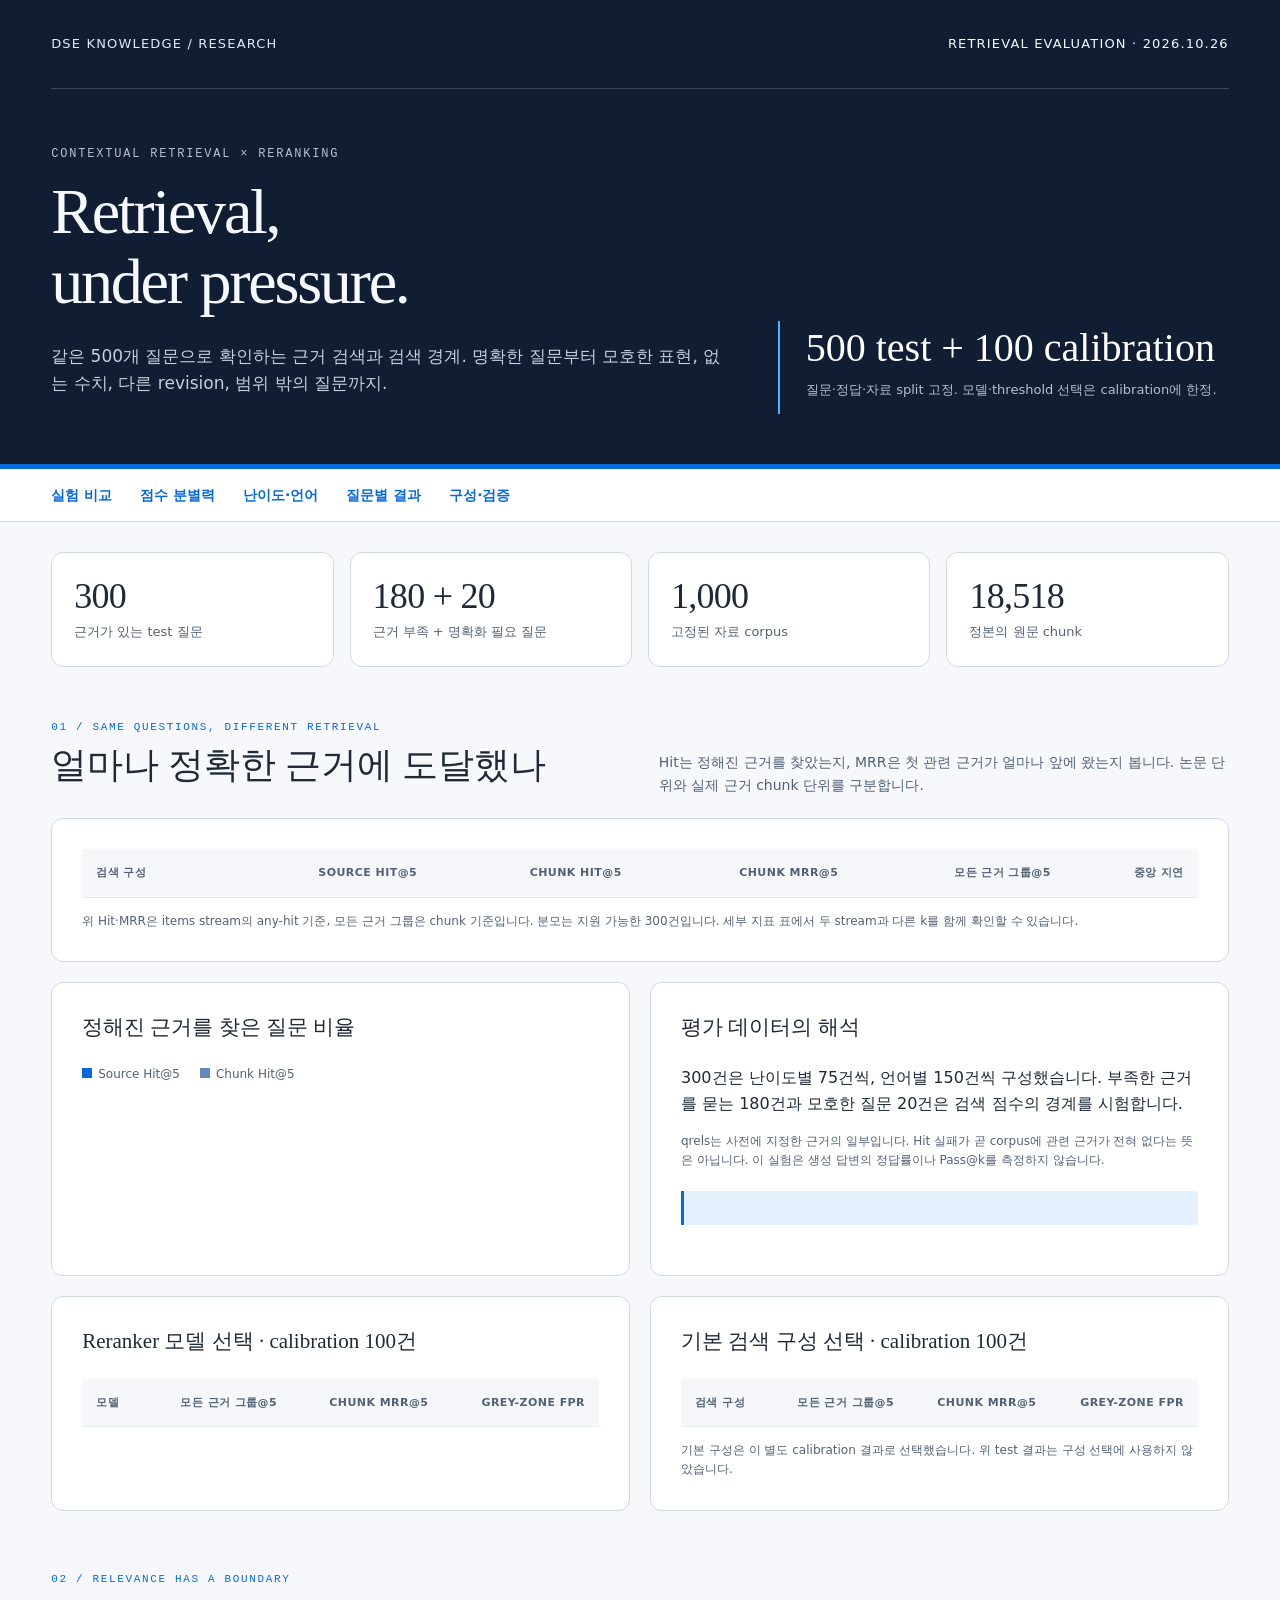
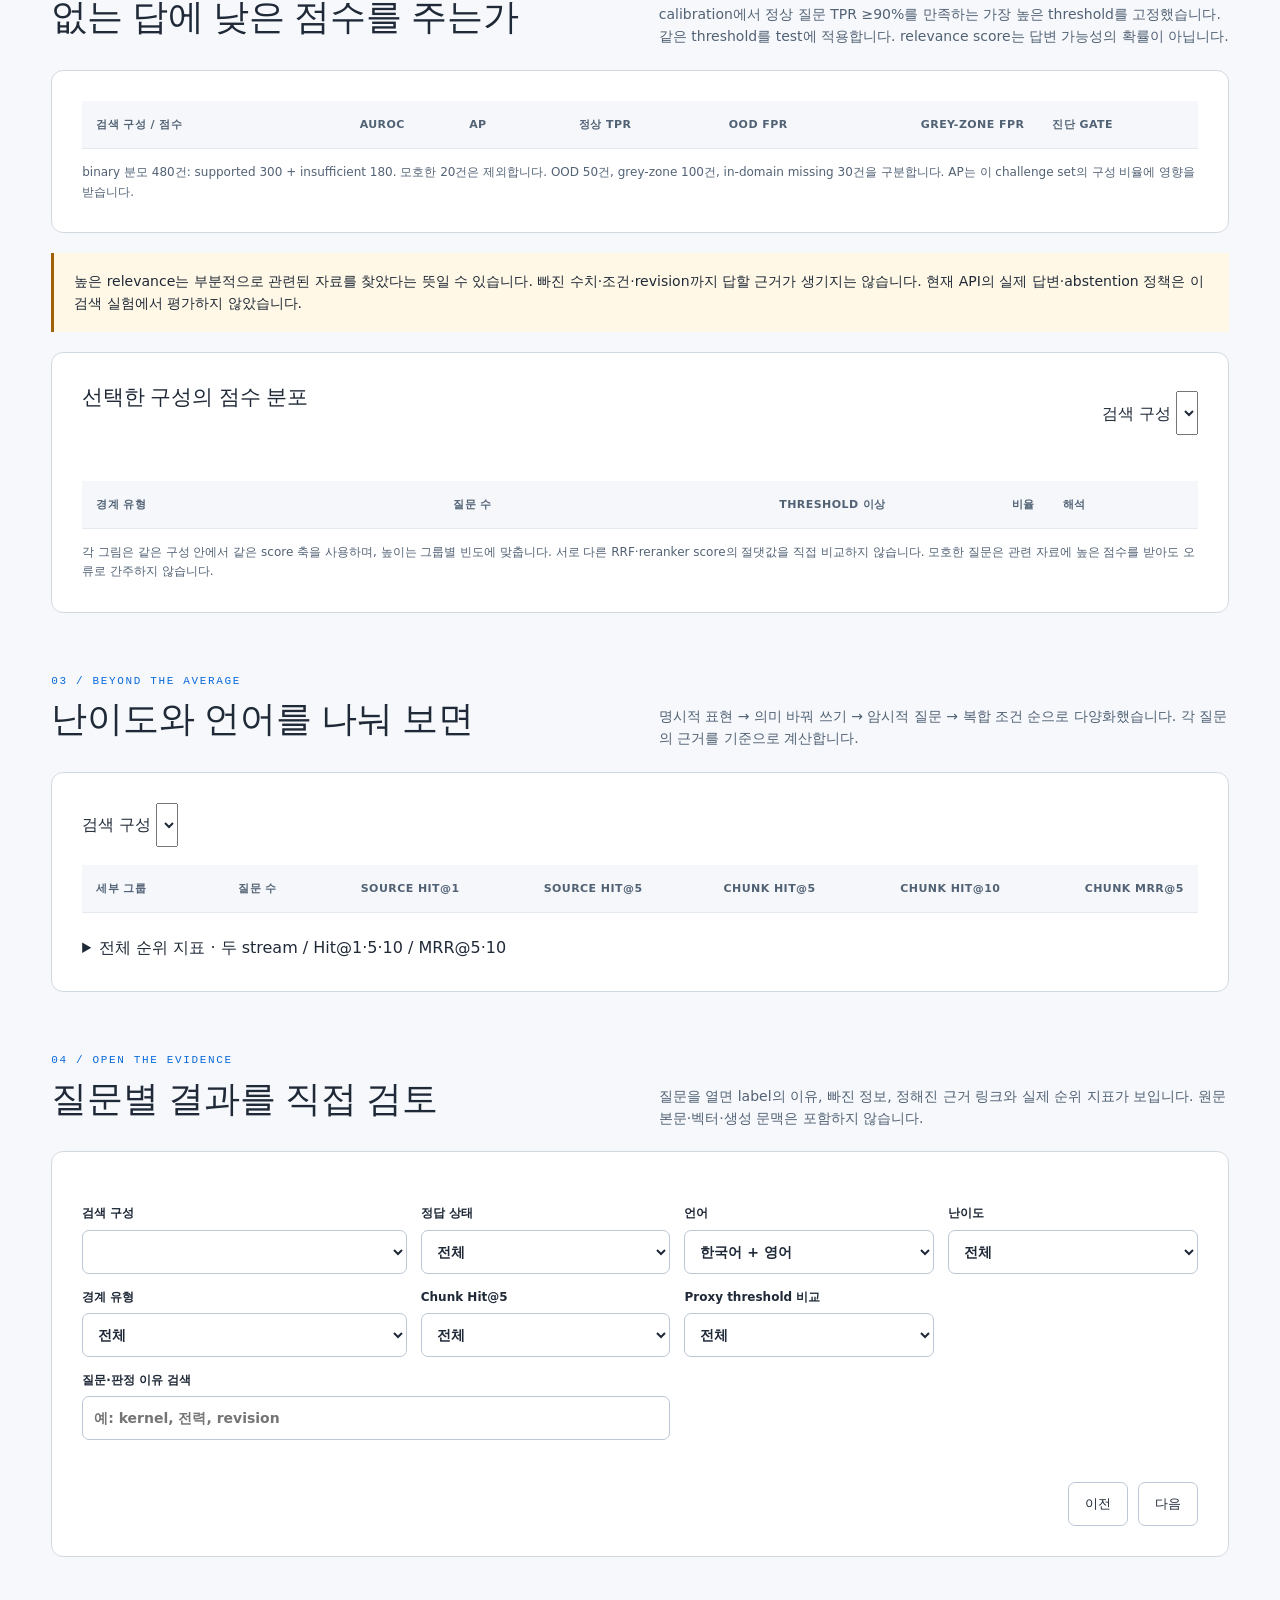
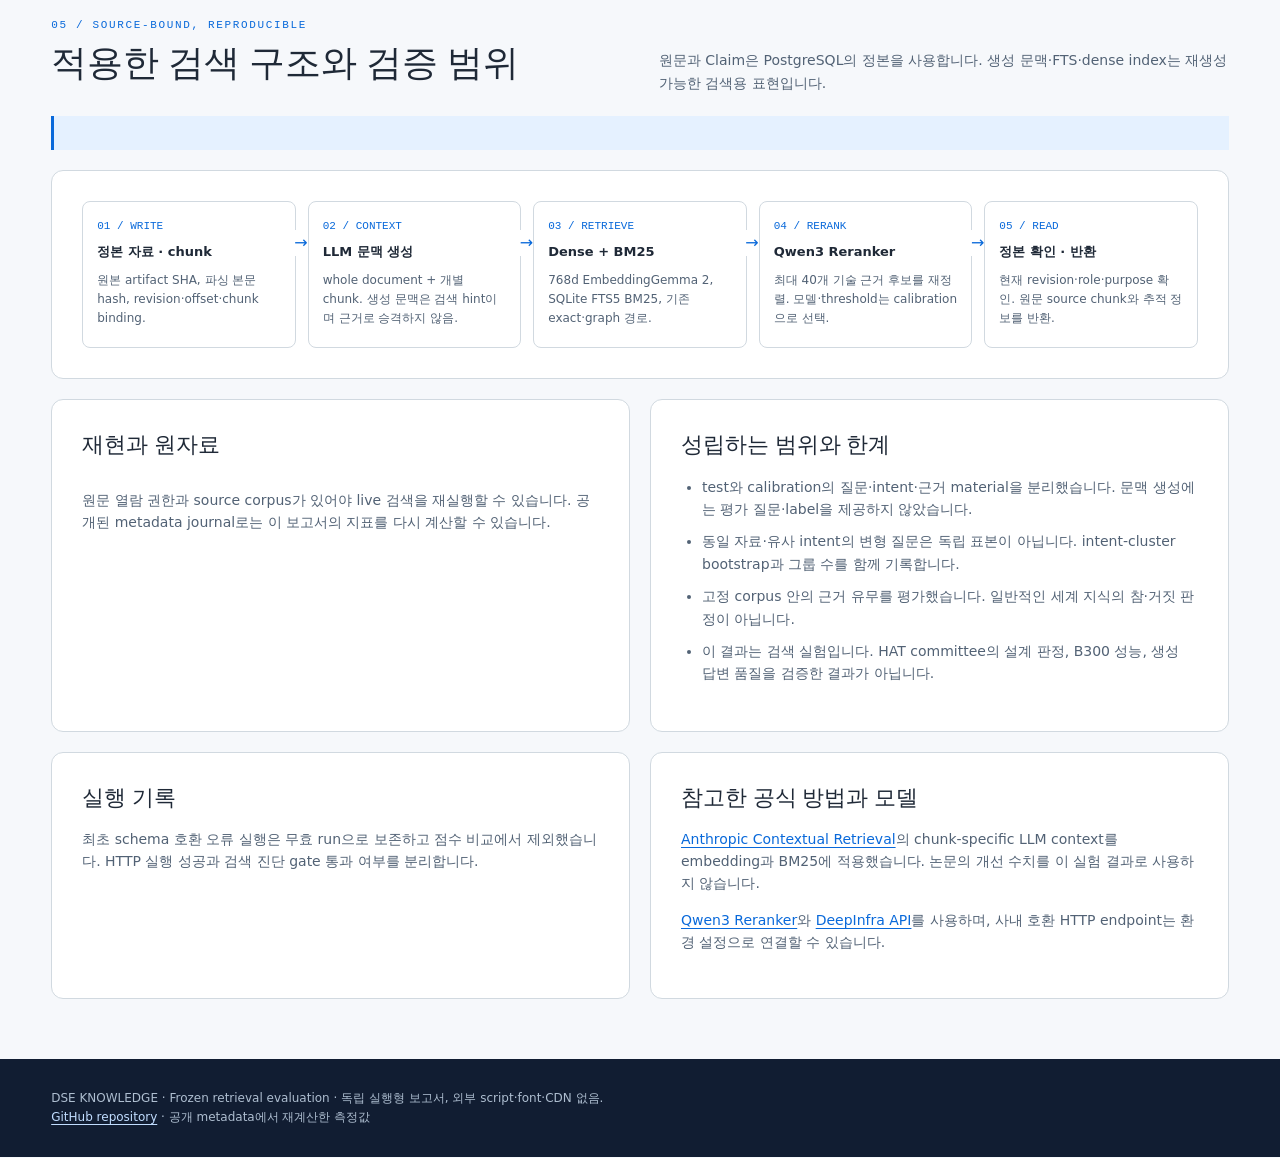
<file: web/reports/retrieval-evaluation-template.html>
<!doctype html>
<html lang="ko">
<head>
  <meta charset="utf-8"><meta name="viewport" content="width=device-width,initial-scale=1">
  <meta name="color-scheme" content="light">
  <title>Retrieval, under pressure · DSE Knowledge</title>
  <style>
    :root{--navy:#111d32;--ink:#1f2937;--muted:#526275;--paper:#f6f8fb;--line:#d1d9e0;--blue:#0969da;--light:#e5f1ff;--good:#166534;--warn:#854d0e;--bad:#a40e26;--serif:Georgia,"Noto Serif KR",serif;--sans:system-ui,-apple-system,"Noto Sans KR","Malgun Gothic",sans-serif;--mono:ui-monospace,SFMono-Regular,Consolas,monospace}
    *{box-sizing:border-box}html{scroll-behavior:smooth;min-width:320px}body{margin:0;background:var(--paper);color:var(--ink);font:16px/1.6 var(--sans)}a{color:var(--blue);text-underline-offset:3px;overflow-wrap:anywhere}button,input,select{font:inherit;color:inherit}button,select{cursor:pointer}button,input,select{min-height:44px}button:disabled{opacity:.45;cursor:not-allowed}:focus-visible{outline:3px solid #54aeff;outline-offset:3px}.skip{position:fixed;top:8px;left:8px;transform:translateY(-180%);z-index:5;background:white;padding:10px}.skip:focus{transform:none}
    .wrap{width:min(1380px,100%);margin:auto;padding:0 clamp(18px,4vw,56px)}header{background:var(--navy);color:#f6f9ff;border-bottom:5px solid var(--blue)}.brand{display:flex;justify-content:space-between;gap:20px;align-items:center;padding:22px 0;border-bottom:1px solid #ffffff30;font-size:13px;letter-spacing:.09em}.brand a{color:#dcecff;text-decoration:none;min-height:44px;display:flex;align-items:center}.eyebrow{font:12px/1.5 var(--mono);letter-spacing:.15em;color:#b2c1d4}.hero{display:grid;grid-template-columns:1.5fr 1fr;gap:50px;padding:56px 0 50px}.hero h1{font:normal clamp(38px,5vw,68px)/1.1 var(--serif);letter-spacing:-.035em;margin:14px 0 25px}.hero p{max-width:680px;color:#c5cfdd;font-size:17px}.hero-note{border-left:2px solid #54aeff;padding:4px 0 4px 26px;align-self:end}.hero-note strong{display:block;font:40px/1.15 var(--serif);color:white}.hero-note span{display:block;font-size:13px;color:#b4c1d1;margin-top:9px}.pill{display:inline-flex;align-items:center;min-height:32px;padding:3px 11px;border-radius:99px;background:#e5f1ff;color:#084f9e;font-size:12px;font-weight:700}.pill.fail{background:#ffebe9;color:var(--bad)}.pill.pass{background:#dcfce7;color:var(--good)}.pill.neutral{background:#edf0f4;color:#4a596b}
    nav{background:white;border-bottom:1px solid var(--line)}nav .wrap{display:flex;gap:28px;flex-wrap:wrap}nav a{display:flex;align-items:center;min-height:52px;text-decoration:none;font-size:14px;font-weight:650}.stats{display:grid;grid-template-columns:repeat(4,1fr);gap:16px;margin:30px 0 52px}.stat{background:white;border:1px solid var(--line);border-radius:12px;padding:22px}.stat strong{display:block;font:36px/1.2 var(--serif);font-variant-numeric:tabular-nums;letter-spacing:-.02em}.stat span{font-size:13px;color:var(--muted)}section{scroll-margin-top:20px;margin:0 0 60px}.section-head{display:flex;justify-content:space-between;align-items:end;gap:30px;margin-bottom:22px}.section-head h2{font:normal clamp(27px,3vw,36px)/1.3 var(--serif);margin:7px 0}.kicker{font:11px/1.5 var(--mono);color:var(--blue);letter-spacing:.15em}.section-head p{font-size:14px;color:var(--muted);max-width:570px;margin:0}.card{background:white;border:1px solid var(--line);border-radius:12px;padding:clamp(18px,2.5vw,30px)}.notice{border-left:3px solid var(--blue);background:var(--light);padding:17px 20px;margin:20px 0;font-size:14px}.notice.warning{border-color:#a16207;background:#fff8e6}.table-scroll{max-width:100%;overflow-x:auto}table{border-collapse:collapse;width:100%;text-align:left;font-size:14px}th{background:#f5f7fa;color:#526275;font-size:11px;text-transform:uppercase;letter-spacing:.04em;font-weight:700}th,td{padding:15px 14px;border-bottom:1px solid #e5eaf0;vertical-align:top}td.num,th.num{text-align:right;white-space:nowrap;font-variant-numeric:tabular-nums}td:first-child{font-weight:650}tbody tr:last-child td{border-bottom:0}.sub{display:block;font-size:12px;font-weight:400;color:var(--muted);margin-top:4px}.selected-row{background:#f1f7ff}.grid2{display:grid;grid-template-columns:1fr 1fr;gap:20px}.bar-group{display:grid;gap:20px}.bar-label{display:flex;justify-content:space-between;gap:10px;font-size:13px;margin-bottom:7px}.bar{height:12px;border-radius:3px;background:#edf1f5;overflow:hidden}.bar i{display:block;height:100%;background:var(--blue)}.bar.secondary i{background:#6488b8}.legend{display:flex;gap:20px;flex-wrap:wrap;font-size:12px;color:var(--muted);margin:14px 0}.legend i{display:inline-block;width:10px;height:10px;background:var(--blue);margin-right:6px}.legend i.secondary{background:#6488b8}.chart-title{font:normal 21px var(--serif);margin:0 0 24px}.flow{display:grid;grid-template-columns:repeat(5,1fr);gap:12px;list-style:none;padding:0;margin:0}.flow li{padding:18px 14px;border:1px solid var(--line);border-radius:8px;position:relative}.flow li:not(:last-child):after{content:'→';position:absolute;right:-13px;top:28px;color:var(--blue);background:white}.flow b{display:block;font-size:13px}.flow small{display:block;color:var(--muted);font-size:12px;margin-top:8px}.flow em{font:11px var(--mono);display:block;color:var(--blue);margin-bottom:10px}.filters{display:grid;grid-template-columns:1.3fr 1fr 1fr 1fr;gap:14px;margin:22px 0}.filters label{font-size:12px;font-weight:650}.filters input,.filters select{display:block;width:100%;margin-top:6px;border:1px solid #bbc7d5;background:white;border-radius:7px;padding:9px 11px;max-width:100%;font-size:14px}.filters .query{grid-column:span 2}.case-list{display:grid;gap:12px}.case{border:1px solid var(--line);border-radius:9px;overflow:hidden;background:white}.case summary{cursor:pointer;padding:17px 19px;list-style:none;display:grid;grid-template-columns:1fr auto;gap:20px;min-height:64px}.case summary::-webkit-details-marker{display:none}.case summary:after{content:'+';font-size:22px;color:var(--blue);grid-column:2;grid-row:1}.case[open] summary:after{content:'−'}.query-title{font-weight:650;overflow-wrap:anywhere}.case-meta{display:flex;gap:8px;align-items:center;flex-wrap:wrap;margin-top:10px;font-size:11px;color:var(--muted)}.case-body{border-top:1px solid #e7ecf2;background:#f9fbfe;padding:20px;font-size:14px}.case-body p{margin:8px 0 15px}.case-body dt{font-size:11px;color:var(--muted);font-weight:700}.case-body dd{margin:4px 0 14px;overflow-wrap:anywhere}.case-body code{font:11px var(--mono);overflow-wrap:anywhere}.case-numbers{display:flex;gap:25px;flex-wrap:wrap;margin:0 0 18px}.case-numbers b{display:block;font:24px var(--serif)}.case-numbers span{font-size:11px;color:var(--muted)}.pager{display:flex;align-items:center;justify-content:space-between;gap:18px;margin-top:20px;font-size:13px}.pager button{border:1px solid #bbc7d5;background:white;border-radius:7px;padding:8px 16px}.pager .buttons{display:flex;gap:10px}.empty{padding:40px;text-align:center;color:var(--muted)}.footnote{font-size:12px;color:var(--muted);margin:14px 0 0}.audit-grid{display:grid;grid-template-columns:1fr 1fr;gap:20px}.audit-grid h3{font:normal 22px var(--serif);margin:0 0 15px}.audit-grid p,.audit-grid li{font-size:14px;color:var(--muted)}.audit-grid ul{padding-left:21px}.audit-grid li{margin:10px 0}.hash{font:11px/1.8 var(--mono);overflow-wrap:anywhere}.download-list{display:grid;gap:8px}.download-list a{padding:8px 0;font-size:14px}footer{background:var(--navy);color:#aebed0;padding:30px 0;font-size:12px}footer a{color:#c1ddff}.noscript{padding:24px;background:#fff1d1}h3 small{font:12px var(--sans);color:var(--muted)}.density{display:grid;grid-template-columns:repeat(3,1fr);gap:15px}.hist-title{font-size:13px;font-weight:700}.hist{height:95px;display:flex;gap:2px;align-items:end;border-bottom:1px solid var(--line);margin:20px 0 10px}.hist i{display:block;background:#6c98c7;flex:1;min-height:0}.hist-label{font:11px var(--mono);color:var(--muted);display:flex;justify-content:space-between}
    .card{min-width:0}
    @media(max-width:950px){.hero{grid-template-columns:1fr;gap:20px;padding-top:38px}.hero-note{padding-left:20px}.hero-note strong{font-size:30px}.flow{grid-template-columns:1fr}.flow li:not(:last-child):after{content:'↓';right:20px;top:auto;bottom:-17px}.filters{grid-template-columns:1fr 1fr}.stats{grid-template-columns:1fr 1fr}.grid2,.audit-grid{grid-template-columns:1fr}.section-head{display:block}.section-head p{margin-top:12px}}
    @media(max-width:520px){.brand{font-size:10px;gap:10px}.brand span:last-child{display:none}.hero h1{font-size:41px}.hero p{font-size:15px}.stats{gap:10px;margin-bottom:38px}.stat{padding:17px}.stat strong{font-size:29px}.filters{grid-template-columns:1fr}.filters .query{grid-column:auto}.card{padding:16px}nav .wrap{gap:18px}nav a{font-size:12px}section{margin-bottom:42px}.density{grid-template-columns:1fr}.case summary{padding:15px}.pager{align-items:start}.pager .buttons{gap:6px}.pager button{padding:7px 10px}.section-head h2{font-size:29px}}
    @media(prefers-reduced-motion:reduce){html{scroll-behavior:auto}}@media print{header{background:white;color:var(--ink)}.hero p,.eyebrow{color:var(--muted)}nav,.filters,.pager{display:none}.wrap{max-width:none;padding:0}.card,.stat{break-inside:avoid}.hero-note strong{color:var(--ink)}}
  </style>
</head>
<body>
<a class="skip" href="#overview">본문 바로가기</a>
<header><div class="wrap"><div class="brand"><a href="https://github.com/jimmylegendary/dse-knowledge">DSE KNOWLEDGE / RESEARCH</a><span>RETRIEVAL EVALUATION · 2026.10.26</span></div><div class="hero"><div><div class="eyebrow">CONTEXTUAL RETRIEVAL × RERANKING</div><h1>Retrieval,<br>under pressure.</h1><p>같은 500개 질문으로 확인하는 근거 검색과 검색 경계. 명확한 질문부터 모호한 표현, 없는 수치, 다른 revision, 범위 밖의 질문까지.</p></div><div class="hero-note"><strong>500 test + 100 calibration</strong><span>질문·정답·자료 split 고정. 모델·threshold 선택은 calibration에 한정.</span><span id="run-count"></span></div></div></div></header>
<nav aria-label="보고서 목차"><div class="wrap"><a href="#overview">실험 비교</a><a href="#boundary">점수 분별력</a><a href="#slices">난이도·언어</a><a href="#cases">질문별 결과</a><a href="#system">구성·검증</a></div></nav>
<noscript><p class="noscript">질문 필터와 측정값 표시는 JavaScript가 필요합니다. 원본 테스트셋과 결과는 <a href="https://github.com/jimmylegendary/dse-knowledge/tree/main/research/eval500">GitHub</a>에서 볼 수 있습니다.</p></noscript>
<main class="wrap">
<div class="stats"><div class="stat"><strong>300</strong><span>근거가 있는 test 질문</span></div><div class="stat"><strong>180 + 20</strong><span>근거 부족 + 명확화 필요 질문</span></div><div class="stat"><strong>1,000</strong><span>고정된 자료 corpus</span></div><div class="stat"><strong>18,518</strong><span>정본의 원문 chunk</span></div></div>
<section id="overview"><div class="section-head"><div><div class="kicker">01 / SAME QUESTIONS, DIFFERENT RETRIEVAL</div><h2>얼마나 정확한 근거에 도달했나</h2></div><p>Hit는 정해진 근거를 찾았는지, MRR은 첫 관련 근거가 얼마나 앞에 왔는지 봅니다. 논문 단위와 실제 근거 chunk 단위를 구분합니다.</p></div><div class="card"><div class="table-scroll"><table><thead><tr><th>검색 구성</th><th class="num">Source Hit@5</th><th class="num">Chunk Hit@5</th><th class="num">Chunk MRR@5</th><th class="num">모든 근거 그룹@5</th><th class="num">중앙 지연</th></tr></thead><tbody id="comparison"></tbody></table></div><p class="footnote">위 Hit·MRR은 items stream의 any-hit 기준, 모든 근거 그룹은 chunk 기준입니다. 분모는 지원 가능한 300건입니다. 세부 지표 표에서 두 stream과 다른 k를 함께 확인할 수 있습니다.</p></div><div class="grid2" style="margin-top:20px"><div class="card"><h3 class="chart-title">정해진 근거를 찾은 질문 비율</h3><div class="legend"><span><i></i>Source Hit@5</span><span><i class="secondary"></i>Chunk Hit@5</span></div><div class="bar-group" id="hit-bars"></div></div><div class="card"><h3 class="chart-title">평가 데이터의 해석</h3><p>300건은 난이도별 75건씩, 언어별 150건씩 구성했습니다. 부족한 근거를 묻는 180건과 모호한 질문 20건은 검색 점수의 경계를 시험합니다.</p><p class="footnote">qrels는 사전에 지정한 근거의 일부입니다. Hit 실패가 곧 corpus에 관련 근거가 전혀 없다는 뜻은 아닙니다. 이 실험은 생성 답변의 정답률이나 Pass@k를 측정하지 않습니다.</p><div class="notice" id="selection-note"></div></div></div><div class="grid2" style="margin-top:20px"><div class="card"><h3 class="chart-title">Reranker 모델 선택 · calibration 100건</h3><div class="table-scroll"><table><thead><tr><th>모델</th><th class="num">모든 근거 그룹@5</th><th class="num">Chunk MRR@5</th><th class="num">Grey-zone FPR</th></tr></thead><tbody id="cal-model-table"></tbody></table></div></div><div class="card" id="cal-mode-card"><h3 class="chart-title">기본 검색 구성 선택 · calibration 100건</h3><div class="table-scroll"><table><thead><tr><th>검색 구성</th><th class="num">모든 근거 그룹@5</th><th class="num">Chunk MRR@5</th><th class="num">Grey-zone FPR</th></tr></thead><tbody id="cal-mode-table"></tbody></table></div><p class="footnote">기본 구성은 이 별도 calibration 결과로 선택했습니다. 위 test 결과는 구성 선택에 사용하지 않았습니다.</p></div></div></section>
<section id="boundary"><div class="section-head"><div><div class="kicker">02 / RELEVANCE HAS A BOUNDARY</div><h2>없는 답에 낮은 점수를 주는가</h2></div><p>calibration에서 정상 질문 TPR ≥90%를 만족하는 가장 높은 threshold를 고정했습니다. 같은 threshold를 test에 적용합니다. relevance score는 답변 가능성의 확률이 아닙니다.</p></div><div class="card"><div class="table-scroll"><table><thead><tr><th>검색 구성 / 점수</th><th class="num">AUROC</th><th class="num">AP</th><th class="num">정상 TPR</th><th class="num">OOD FPR</th><th class="num">Grey-zone FPR</th><th>진단 gate</th></tr></thead><tbody id="discrimination"></tbody></table></div><p class="footnote">binary 분모 480건: supported 300 + insufficient 180. 모호한 20건은 제외합니다. OOD 50건, grey-zone 100건, in-domain missing 30건을 구분합니다. AP는 이 challenge set의 구성 비율에 영향을 받습니다.</p></div><div class="notice warning">높은 relevance는 부분적으로 관련된 자료를 찾았다는 뜻일 수 있습니다. 빠진 수치·조건·revision까지 답할 근거가 생기지는 않습니다. 현재 API의 실제 답변·abstention 정책은 이 검색 실험에서 평가하지 않았습니다.</div><div class="card"><div class="section-head"><h3 class="chart-title">선택한 구성의 점수 분포</h3><label>검색 구성 <select id="hist-mode" aria-label="점수 분포 검색 구성"></select></label></div><div class="density" id="histograms"></div><div class="table-scroll" style="margin-top:24px"><table><thead><tr><th>경계 유형</th><th class="num">질문 수</th><th class="num">Threshold 이상</th><th class="num">비율</th><th>해석</th></tr></thead><tbody id="boundary-table"></tbody></table></div><p class="footnote">각 그림은 같은 구성 안에서 같은 score 축을 사용하며, 높이는 그룹별 빈도에 맞춥니다. 서로 다른 RRF·reranker score의 절댓값을 직접 비교하지 않습니다. 모호한 질문은 관련 자료에 높은 점수를 받아도 오류로 간주하지 않습니다.</p></div></section>
<section id="slices"><div class="section-head"><div><div class="kicker">03 / BEYOND THE AVERAGE</div><h2>난이도와 언어를 나눠 보면</h2></div><p>명시적 표현 → 의미 바꿔 쓰기 → 암시적 질문 → 복합 조건 순으로 다양화했습니다. 각 질문의 근거를 기준으로 계산합니다.</p></div><div class="card"><label>검색 구성 <select id="slice-mode" aria-label="세부 지표 검색 구성"></select></label><div class="table-scroll" style="margin-top:18px"><table><thead><tr><th>세부 그룹</th><th class="num">질문 수</th><th class="num">Source Hit@1</th><th class="num">Source Hit@5</th><th class="num">Chunk Hit@5</th><th class="num">Chunk Hit@10</th><th class="num">Chunk MRR@5</th></tr></thead><tbody id="slice-table"></tbody></table></div><details style="margin-top:22px"><summary>전체 순위 지표 · 두 stream / Hit@1·5·10 / MRR@5·10</summary><div class="table-scroll"><table><thead><tr><th>결과 stream</th><th>단위·지표</th><th class="num">측정값</th><th class="num">분모</th></tr></thead><tbody id="all-metrics"></tbody></table></div></details></div></section>
<section id="cases"><div class="section-head"><div><div class="kicker">04 / OPEN THE EVIDENCE</div><h2>질문별 결과를 직접 검토</h2></div><p>질문을 열면 label의 이유, 빠진 정보, 정해진 근거 링크와 실제 순위 지표가 보입니다. 원문 본문·벡터·생성 문맥은 포함하지 않습니다.</p></div><div class="card"><div class="filters"><label>검색 구성<select id="case-mode"></select></label><label>정답 상태<select id="label-filter"><option value="">전체</option><option value="supported">근거 있음</option><option value="insufficient">근거 부족</option><option value="ambiguous">명확화 필요</option></select></label><label>언어<select id="language-filter"><option value="">한국어 + 영어</option><option value="ko">한국어</option><option value="en">영어</option></select></label><label>난이도<select id="difficulty-filter"><option value="">전체</option></select></label><label>경계 유형<select id="boundary-filter"><option value="">전체</option></select></label><label>Chunk Hit@5<select id="hit-filter"><option value="">전체</option><option value="1">Hit</option><option value="0">Miss</option></select></label><label>Proxy threshold 비교<select id="proxy-filter"><option value="">전체</option><option value="fp">근거 부족 · 높은 proxy (FP)</option><option value="fn">근거 있음 · 낮은 proxy (FN)</option><option value="above">Threshold 이상</option><option value="below">Threshold 미만</option></select></label><label class="query">질문·판정 이유 검색<input id="text-filter" type="search" placeholder="예: kernel, 전력, revision" autocomplete="off"></label></div><p class="footnote" id="case-status" aria-live="polite"></p><div class="case-list" id="case-list"></div><div class="pager"><span id="page-status"></span><div class="buttons"><button id="previous" type="button">이전</button><button id="next" type="button">다음</button></div></div></div></section>
<section id="system"><div class="section-head"><div><div class="kicker">05 / SOURCE-BOUND, REPRODUCIBLE</div><h2>적용한 검색 구조와 검증 범위</h2></div><p>원문과 Claim은 PostgreSQL의 정본을 사용합니다. 생성 문맥·FTS·dense index는 재생성 가능한 검색용 표현입니다.</p></div><div class="notice" id="context-build-status"></div><div class="card"><ol class="flow"><li><em>01 / WRITE</em><b>정본 자료 · chunk</b><small>원본 artifact SHA, 파싱 본문 hash, revision·offset·chunk binding.</small></li><li><em>02 / CONTEXT</em><b>LLM 문맥 생성</b><small>whole document + 개별 chunk. 생성 문맥은 검색 hint이며 근거로 승격하지 않음.</small></li><li><em>03 / RETRIEVE</em><b>Dense + BM25</b><small>768d EmbeddingGemma 2, SQLite FTS5 BM25, 기존 exact·graph 경로.</small></li><li><em>04 / RERANK</em><b>Qwen3 Reranker</b><small>최대 40개 기술 근거 후보를 재정렬. 모델·threshold는 calibration으로 선택.</small></li><li><em>05 / READ</em><b>정본 확인 · 반환</b><small>현재 revision·role·purpose 확인. 원문 source chunk와 추적 정보를 반환.</small></li></ol></div><div class="audit-grid" style="margin-top:20px"><div class="card"><h3>재현과 원자료</h3><div id="runtime-audit"></div><div class="download-list" id="downloads"></div><p class="footnote">원문 열람 권한과 source corpus가 있어야 live 검색을 재실행할 수 있습니다. 공개된 metadata journal로는 이 보고서의 지표를 다시 계산할 수 있습니다.</p><p class="hash" id="dataset-hash"></p></div><div class="card"><h3>성립하는 범위와 한계</h3><ul><li>test와 calibration의 질문·intent·근거 material을 분리했습니다. 문맥 생성에는 평가 질문·label을 제공하지 않았습니다.</li><li>동일 자료·유사 intent의 변형 질문은 독립 표본이 아닙니다. intent-cluster bootstrap과 그룹 수를 함께 기록합니다.</li><li>고정 corpus 안의 근거 유무를 평가했습니다. 일반적인 세계 지식의 참·거짓 판정이 아닙니다.</li><li>이 결과는 검색 실험입니다. HAT committee의 설계 판정, B300 성능, 생성 답변 품질을 검증한 결과가 아닙니다.</li></ul></div><div class="card"><h3>실행 기록</h3><div id="execution-notes"></div><p class="footnote">최초 schema 호환 오류 실행은 무효 run으로 보존하고 점수 비교에서 제외했습니다. HTTP 실행 성공과 검색 진단 gate 통과 여부를 분리합니다.</p></div><div class="card"><h3>참고한 공식 방법과 모델</h3><p><a href="https://www.anthropic.com/research/contextual-retrieval">Anthropic Contextual Retrieval</a>의 chunk-specific LLM context를 embedding과 BM25에 적용했습니다. 논문의 개선 수치를 이 실험 결과로 사용하지 않습니다.</p><p><a href="https://huggingface.co/Qwen/Qwen3-Reranker-8B">Qwen3 Reranker</a>와 <a href="https://deepinfra.com/Qwen/Qwen3-Reranker-8B/api">DeepInfra API</a>를 사용하며, 사내 호환 HTTP endpoint는 환경 설정으로 연결할 수 있습니다.</p><p id="infra-note" class="footnote"></p></div></div></section>
</main><footer><div class="wrap">DSE KNOWLEDGE · Frozen retrieval evaluation · 독립 실행형 보고서, 외부 script·font·CDN 없음.<br><a href="https://github.com/jimmylegendary/dse-knowledge">GitHub repository</a> · 공개 metadata에서 재계산한 측정값</div></footer>
<script id="report-data" type="application/json">__REPORT_DATA__</script>
<script>
  'use strict';
  const D=JSON.parse(document.getElementById('report-data').textContent), $=id=>document.getElementById(id);
  const pct=v=>Number.isFinite(v)?(100*v).toFixed(1)+'%':'N/E', dec=v=>Number.isFinite(v)?v.toFixed(3):'N/E';
  const E=(tag,text,cls)=>{const n=document.createElement(tag);if(text!==undefined)n.textContent=text;if(cls)n.className=cls;return n};
  const labels={supported:'근거 있음',insufficient:'근거 부족',ambiguous:'명확화 필요'}, tiers={d1_clear:'D1 · 명시적',d2_semantic:'D2 · 의미 변형',d3_implicit:'D3 · 암시적',d4_multiconstraint:'D4 · 복합 조건'};
  const run=id=>D.runs.find(r=>r.id===id)||D.runs[0], metric=r=>r.summary.rankings.items.metrics;
  const B='https://github.com/jimmylegendary/dse-knowledge/blob/main/';
  $('run-count').textContent=`실제 완료한 검색 구성 ${D.runs.length}개 · 각 test ${D.cases.length}건`;
  for(const r of D.runs){
    const m=metric(r),tr=E('tr');if(r.id===D.selected_run)tr.className='selected-row';
    const name=E('td',r.label);name.append(E('span',r.model==='none'?(r.context_model?'LLM: '+r.context_model:'RRF baseline'):r.model,'sub'));tr.append(name);
    for(const v of [pct(m.source_any_hit_at_5),pct(m.chunk_any_hit_at_5),dec(m.chunk_mrr_at_5),pct(m.chunk_all_groups_hit_at_5),r.latency_median.toFixed(2)+'s'])tr.append(E('td',v,'num'));
    $('comparison').append(tr);
    const group=E('div'), lab=E('div',undefined,'bar-label');lab.append(E('span',r.label),E('span',`${pct(m.source_any_hit_at_5)} / ${pct(m.chunk_any_hit_at_5)}`));group.append(lab);
    for(const [v,cls] of [[m.source_any_hit_at_5,'bar'],[m.chunk_any_hit_at_5,'bar secondary']]){const b=E('div',undefined,cls),i=E('i');i.style.width=(100*v)+'%';b.append(i);group.append(b);if(cls==='bar')b.style.marginBottom='5px'}$('hit-bars').append(group);
    const s=r.summary, t=s.test_metrics, dr=E('tr'),dn=E('td',r.label);dn.append(E('span',s.score_name,'sub'));dr.append(dn);
    for(const v of [dec(s.score_metrics.roc_auc),dec(s.score_metrics.average_precision),pct(t.supported_tpr),pct(t.ood_fpr),pct(t.near_boundary_fpr)])dr.append(E('td',v,'num'));
    const g=E('td');g.append(E('span',s.quality_gates.passed?'PASS':'FAIL','pill '+(s.quality_gates.passed?'pass':'fail')));dr.append(g);$('discrimination').append(dr);
  }
  $('selection-note').textContent=D.model_selection.explanation||'검색 구성과 모델 선택은 calibration 결과와 사전에 고정한 기준으로 수행합니다. test 결과로 threshold를 다시 맞추지 않습니다.';
  for(const c of D.model_selection.candidates||[]){const tr=E('tr');tr.append(E('td','Qwen '+c.model.toUpperCase()));for(const v of [pct(c.chunk_all_groups_hit_at_5),dec(c.chunk_mrr_at_5),pct(c.near_boundary_fpr)])tr.append(E('td',v,'num'));$('cal-model-table').append(tr)}
  const operating=D.operating_mode_selection||{};$('cal-mode-card').hidden=!operating.candidates?.length;
  for(const c of operating.candidates||[]){const tr=E('tr');if(c.id===D.selected_run)tr.className='selected-row';tr.append(E('td',run(c.id).label));for(const v of [pct(c.all_chunk_groups_hit_at_5),dec(c.chunk_mrr_at_5),pct(c.near_boundary_fpr)])tr.append(E('td',v,'num'));$('cal-mode-table').append(tr)}
  for(const id of ['hist-mode','slice-mode','case-mode']){for(const r of D.runs){const o=E('option',r.label);o.value=r.id;$(id).append(o)}$(id).value=D.selected_run}
  function histograms(){const r=run($('hist-mode').value), scores=r.rows.map(x=>x.score).filter(Number.isFinite),lo=Math.min(0,...scores),hi=Math.max(...scores,lo+1e-10);$('histograms').replaceChildren();
    for(const label of ['supported','insufficient','ambiguous']){const ids=new Set(D.cases.filter(c=>c.answerability===label).map(c=>c.id)),vals=r.rows.filter(x=>ids.has(x.id)).map(x=>x.score),bins=Array(20).fill(0);for(const v of vals)bins[Math.min(19,Math.floor((v-lo)/(hi-lo)*20))]++;const max=Math.max(...bins,1),p=E('div');p.append(E('div',`${labels[label]} · ${vals.length}건`,'hist-title'));const h=E('div',undefined,'hist');h.setAttribute('role','img');h.setAttribute('aria-label',`${labels[label]} 점수 분포, ${vals.length}건`);bins.forEach((n,i)=>{const b=E('i');b.style.height=(n/max*100)+'%';b.title=`bin ${i+1}: ${n}건`;h.append(b)});p.append(h);const axis=E('div',undefined,'hist-label');axis.append(E('span',lo.toPrecision(3)),E('span',hi.toPrecision(3)));p.append(axis);$('histograms').append(p)} }
  function slices(){const r=run($('slice-mode').value);$('slice-table').replaceChildren();for(const s of r.slices.filter(x=>x.axis!=='category')){const tr=E('tr'),m=s.metrics;tr.append(E('td',tiers[s.value]||({ko:'한국어',en:'영어'}[s.value])||s.value));for(const v of [s.count,pct(m.source_any_hit_at_1),pct(m.source_any_hit_at_5),pct(m.chunk_any_hit_at_5),pct(m.chunk_any_hit_at_10),dec(m.chunk_mrr_at_5)])tr.append(E('td',String(v),'num'));$('slice-table').append(tr)}}
  function fullMetrics(){const r=run($('slice-mode').value);$('all-metrics').replaceChildren();for(const stream of ['items','source_results']){const data=r.summary.rankings[stream];for(const [key,value] of Object.entries(data.metrics)){const tr=E('tr');tr.append(E('td',stream),E('td',key),E('td',key.includes('mrr')?dec(value):pct(value),'num'),E('td',String(data.denominator),'num'));$('all-metrics').append(tr)}}}
  function boundaryTable(){const r=run($('hist-mode').value);$('boundary-table').replaceChildren();for(const row of r.boundary_slices){const tr=E('tr');tr.append(E('td',row.boundary_type),E('td',String(row.count),'num'),E('td',String(row.above),'num'),E('td',pct(row.rate),'num'),E('td',row.meaning==='false_positive_rate'?'Proxy FPR':'명확화 필요 · 고득점 자체는 오류 아님'));$('boundary-table').append(tr)}}
  function matchesProxy(c,row,r){const choice=$('proxy-filter').value,above=row.score>=r.summary.threshold.threshold;return !choice||choice==='above'&&above||choice==='below'&&!above||choice==='fp'&&c.answerability==='insufficient'&&above||choice==='fn'&&c.answerability==='supported'&&!above}
  const allRows=new Map(D.runs.map(r=>[r.id,new Map(r.rows.map(row=>[row.id,row]))]));let page=0;const size=20;
  for(const [id,key] of [['difficulty-filter','difficulty'],['boundary-filter','boundary_type']])for(const value of [...new Set(D.cases.map(c=>c[key]))].filter(Boolean).sort()){const o=E('option',tiers[value]||value);o.value=value;$(id).append(o)}
  function cases(reset=false){if(reset)page=0;const r=run($('case-mode').value),rr=allRows.get(r.id), q=$('text-filter').value.trim().toLocaleLowerCase();
    const list=D.cases.filter(c=>{const row=rr.get(c.id);return (!$('label-filter').value||c.answerability===$('label-filter').value)&&(!$('language-filter').value||c.language===$('language-filter').value)&&(!$('difficulty-filter').value||c.difficulty===$('difficulty-filter').value)&&(!$('boundary-filter').value||c.boundary_type===$('boundary-filter').value)&&(!$('hit-filter').value||c.answerability==='supported'&&String(row.ranking.items.chunk_any_hit_at_5)===$('hit-filter').value)&&matchesProxy(c,row,r)&&(!q||(c.query+' '+c.gold_rationale).toLocaleLowerCase().includes(q))});
    const pages=Math.max(1,Math.ceil(list.length/size));page=Math.min(page,pages-1);$('case-list').replaceChildren();
    for(const c of list.slice(page*size,(page+1)*size)){const row=rr.get(c.id), item=E('details',undefined,'case'),summary=E('summary'),head=E('div');head.append(E('div',c.query,'query-title'));const meta=E('div',undefined,'case-meta');meta.append(E('span',labels[c.answerability],'pill '+(c.answerability==='supported'?'pass':'neutral')),E('span',c.language.toUpperCase()),E('span',tiers[c.difficulty]||c.difficulty),E('span',c.boundary_type||c.category));head.append(meta);summary.append(head);item.append(summary);const body=E('div',undefined,'case-body'),nums=E('div',undefined,'case-numbers');
      const values=[['검색 score',Number.isFinite(row.score)?row.score.toPrecision(4):'N/E'],['calibration threshold',r.summary.threshold.threshold.toPrecision(4)],['HTTP 지연',row.latency.toFixed(2)+'s']];
      if(c.answerability==='supported'){values.push(['Source Hit@5',String(row.ranking.items.source_any_hit_at_5)],['Chunk Hit@5',String(row.ranking.items.chunk_any_hit_at_5)],['Chunk MRR@5',dec(row.ranking.items.chunk_mrr_at_5)])}
      for(const [l,v]of values){const n=E('div');n.append(E('b',v),E('span',l));nums.append(n)}body.append(nums);
      const dl=E('dl');for(const [k,v]of [['정답 label의 이유',c.gold_rationale],['기대 동작',c.expected_action],['추가로 필요한 정보',Array.isArray(c.missing_information)?c.missing_information.join(' · '):c.missing_information]]){dl.append(E('dt',k),E('dd',v||'없음'))}body.append(dl);
      if(c.evidence_groups?.length){body.append(E('strong','지정한 근거 그룹 · 그룹 사이는 AND, 대안 사이는 OR'));for(const g of c.evidence_groups){body.append(E('p',g.requirement));for(const a of g.alternatives){const p=E('p'),url=String(a.source_url||'');if(/^https?:\/\//.test(url)){const link=E('a',url);link.href=url;link.rel='noreferrer';p.append(link)}p.append(E('code','\n'+a.chunk_id));body.append(p)}}}
      else if(c.nearby_evidence?.length){body.append(E('strong','관련 자료 · 전체 질문의 정답 근거를 뜻하지 않음'));for(const a of c.nearby_evidence){const p=E('p'),url=String(a.source_url||'');if(/^https?:\/\//.test(url)){const link=E('a',url);link.href=url;link.rel='noreferrer';p.append(link)}body.append(p)}}
      body.append(E('code',c.id));item.append(body);$('case-list').append(item)}
    if(!list.length)$('case-list').append(E('p','조건에 맞는 질문이 없습니다.','empty'));$('case-status').textContent=`${list.length} / ${D.cases.length}건 · ${r.label}`;$('page-status').textContent=`${page+1} / ${pages} 페이지`;$('previous').disabled=page===0;$('next').disabled=page>=pages-1;
  }
  $('hist-mode').addEventListener('change',()=>{histograms();boundaryTable()});$('slice-mode').addEventListener('change',()=>{slices();fullMetrics()});for(const id of ['case-mode','label-filter','language-filter','difficulty-filter','boundary-filter','hit-filter','proxy-filter'])$(id).addEventListener('change',()=>cases(true));$('text-filter').addEventListener('input',()=>cases(true));$('previous').addEventListener('click',()=>{page--;cases()});$('next').addEventListener('click',()=>{page++;cases()});
  const files=[['고정 test 500건','research/eval500/test-v1.jsonl'],['별도 calibration 100건','research/eval500/calibration-v1.jsonl'],['평가 protocol · 정답 계약','research/eval500/protocol-v1.json'],['dataset freeze · 검토 기록','research/eval500/freeze-v1.json'],['실행 결과 index','research/eval500/results/index.json']];
  for(const r of D.runs){files.push([r.label+' · test metadata journal (.gz)',`research/eval500/results/${r.id}-test.jsonl.gz`],[r.label+' · 요약 지표',`research/eval500/results/${r.id}-summary.json`])}
  for(const [label,path]of files){const a=E('a',label);a.href=B+path;$('downloads').append(a)}$('dataset-hash').textContent='TEST SHA256\n'+D.case_sha256;
  for(const note of D.notes)$('execution-notes').append(E('p',note));$('infra-note').textContent=D.infra.description||'Linux host + Supabase PostgreSQL + 외부 model API. 로컬 GPU·모델 weight·새 cloud 자원 없이 운영합니다.';
  const usage=D.infra.context_generation_usage;if(Number.isFinite(usage?.estimated_cost))$('infra-note').textContent+=` 문맥 generation에 기록된 추정 비용 $${usage.estimated_cost.toFixed(4)} · 입력 ${usage.prompt_tokens.toLocaleString()} / 출력 ${usage.completion_tokens.toLocaleString()} tokens. ${D.infra.context_cost_scope||'전체 청구서를 의미하지 않습니다.'}`;
  for(const r of D.runs.filter(r=>r.audit.index_generation_id)){const a=r.audit,p=E('p',`${r.label} · SQLite ${a.index_fts_sqlite_version} · ${a.index_eligible_sources.toLocaleString()}개 자료 / ${a.index_eligible_chunks.toLocaleString()}개 chunks`);$('runtime-audit').append(p,E('p','Prompt: '+a.index_context_prompt_version,'hash'),E('p','Index SHA-256: '+a.index_file_sha256,'hash'))}
  if(D.infra.context_index_ready)for(const file of ['context-index-build.json','context-hint-advisory-sample.json','fts-compatibility-recovery.json','rerank-4b-calibration-summary.json','integration-2026-10-26.json','service-restart-2026-10-26.json','calibration-archives.json']){const a=E('a',file);a.href=B+'research/eval500/results/'+file;$('downloads').append(a)}
  $('context-build-status').textContent=D.runs.some(r=>['contextual','contextual_rerank'].includes(r.mode))?'이 판본은 문맥 보강 검색의 실제 완료된 평가를 포함합니다. 생성 문맥은 검색용 hint로 사용합니다.':'이 판본은 baseline과 rerank의 완료된 평가를 보고합니다. 문맥 생성·BM25 구성은 구현했으며, 전체 인덱스 구축과 평가는 진행 중입니다.';
  histograms();boundaryTable();slices();fullMetrics();cases();
</script>
</body>
</html>
</file>
